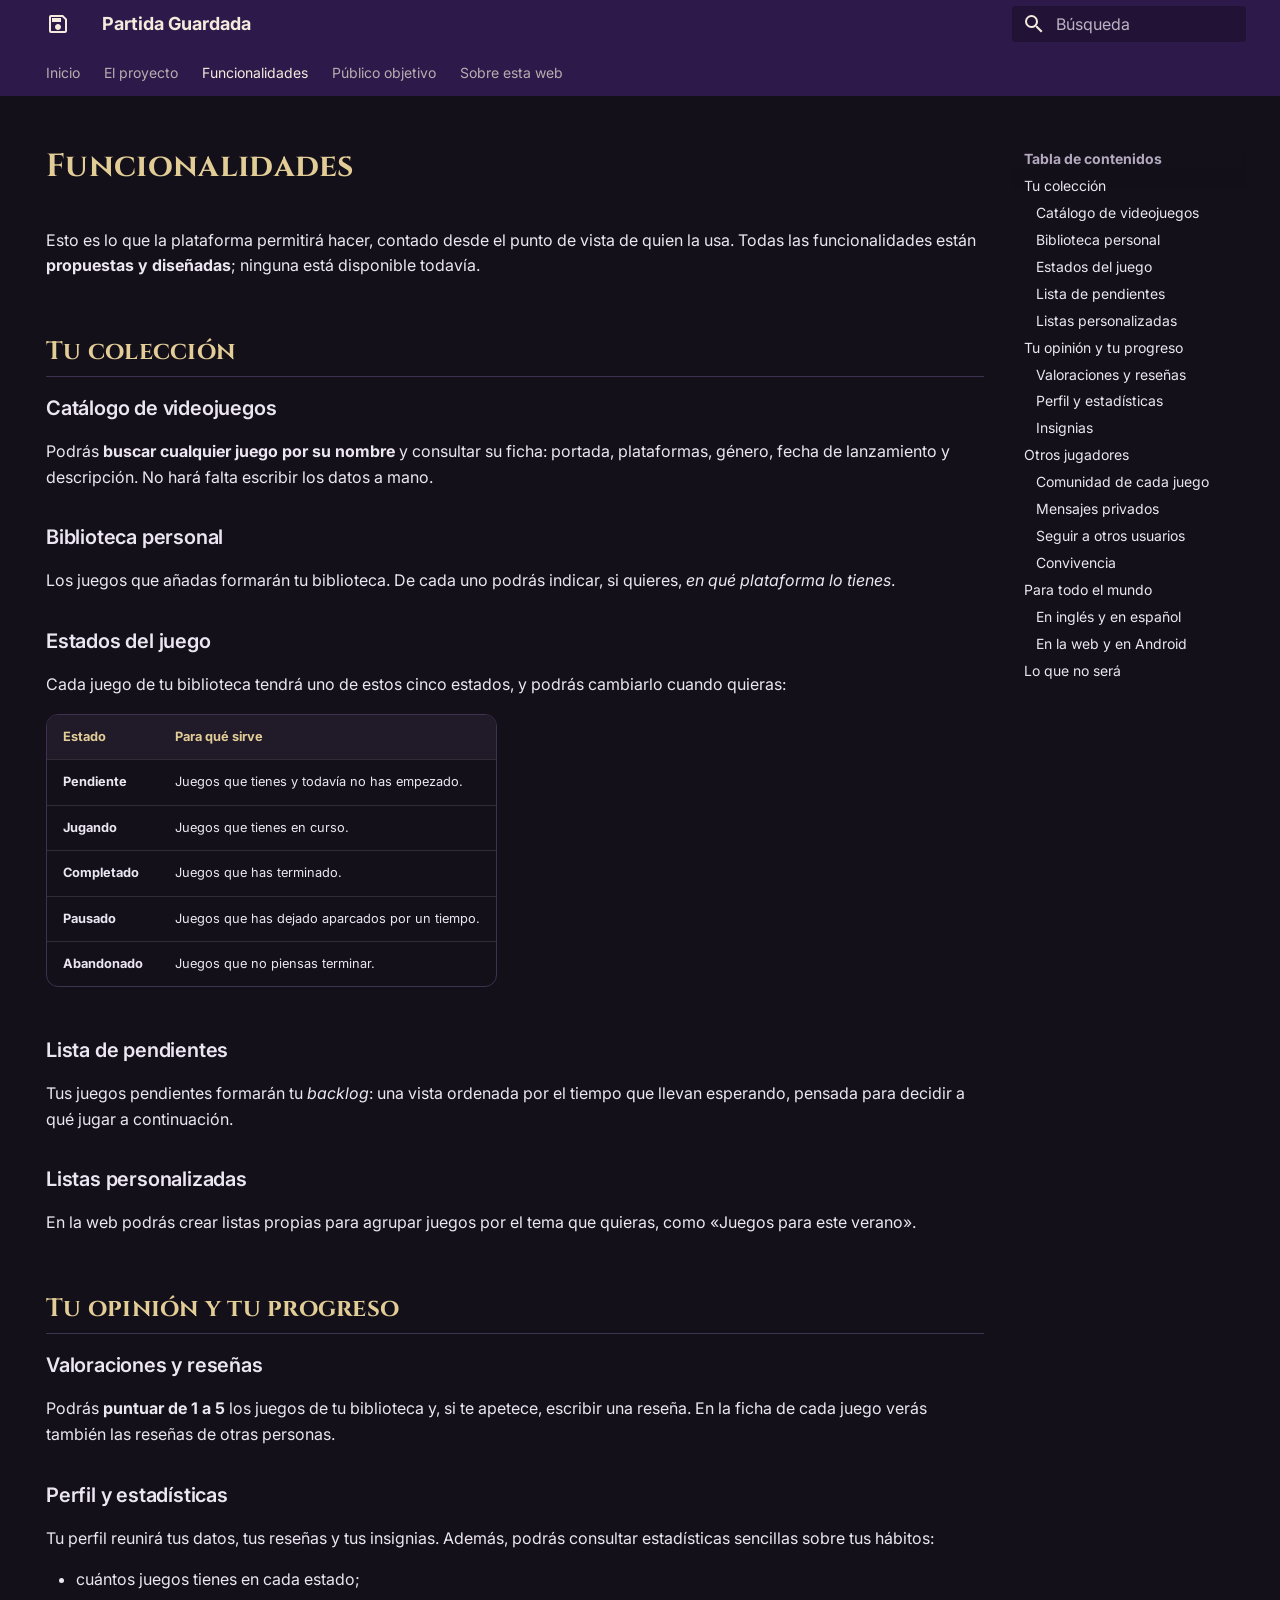
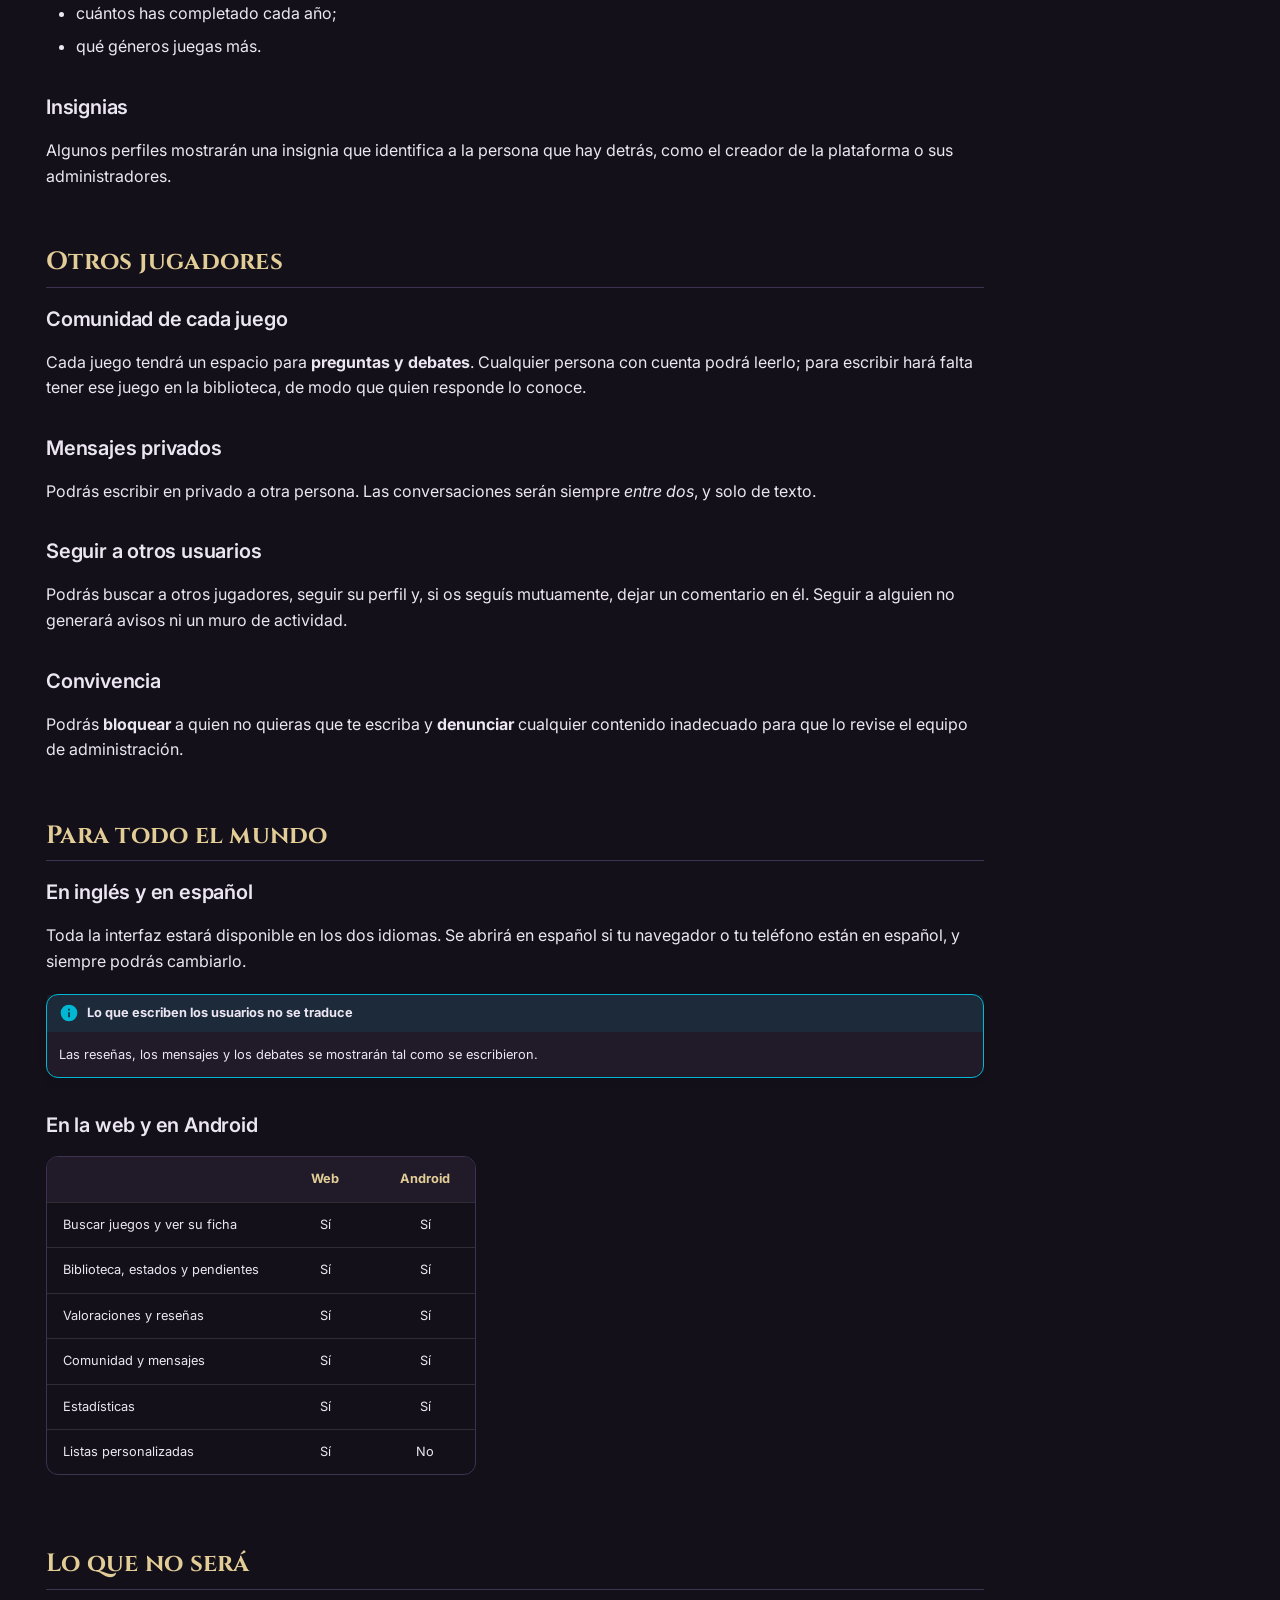
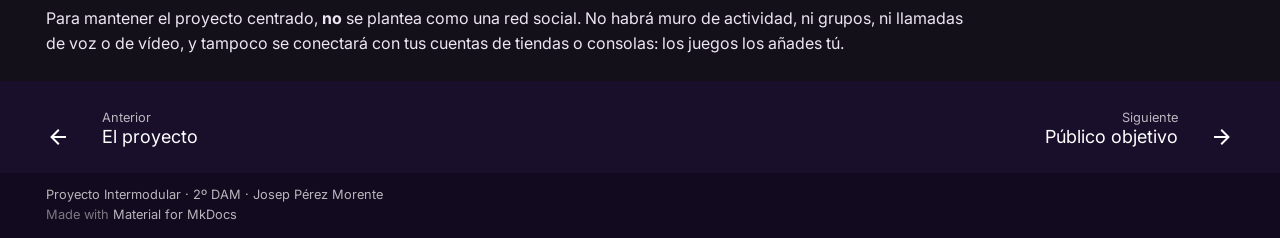
<file: funcionalidades/index.html>
<!doctype html>
<html lang="es" class="no-js">
  <head>
    
      <meta charset="utf-8">
      <meta name="viewport" content="width=device-width,initial-scale=1">
      
        <meta name="description" content="Presentación de Partida Guardada, una plataforma para organizar tu colección de videojuegos">
      
      
        <meta name="author" content="Josep Pérez Morente">
      
      
        <link rel="canonical" href="https://luciuss04.github.io/Partida_Guardada-Ejercicio1/funcionalidades/">
      
      
        <link rel="prev" href="../proyecto/">
      
      
        <link rel="next" href="../publico/">
      
      
        
      
      
      <link rel="icon" href="../assets/images/favicon.png">
      <meta name="generator" content="mkdocs-1.6.1, mkdocs-material-9.7.7">
    
    
      
        <title>Funcionalidades - Partida Guardada</title>
      
    
    
      <link rel="stylesheet" href="../assets/stylesheets/main.ec1eaa64.min.css">
      
        
        <link rel="stylesheet" href="../assets/stylesheets/palette.ab4e12ef.min.css">
      
      


    
    
      
    
    
      
        
        
        <link rel="preconnect" href="https://fonts.gstatic.com" crossorigin>
        <link rel="stylesheet" href="https://fonts.googleapis.com/css?family=Inter:300,300i,400,400i,700,700i%7CJetBrains+Mono:400,400i,700,700i&display=fallback">
        <style>:root{--md-text-font:"Inter";--md-code-font:"JetBrains Mono"}</style>
      
    
    
      <link rel="stylesheet" href="../estilos/extra.css">
    
    <script>__md_scope=new URL("..",location),__md_hash=e=>[...e].reduce(((e,_)=>(e<<5)-e+_.charCodeAt(0)),0),__md_get=(e,_=localStorage,t=__md_scope)=>JSON.parse(_.getItem(t.pathname+"."+e)),__md_set=(e,_,t=localStorage,a=__md_scope)=>{try{t.setItem(a.pathname+"."+e,JSON.stringify(_))}catch(e){}}</script>
    
      

    
    
  </head>
  
  
    
    
    
    
    
    <body dir="ltr" data-md-color-scheme="slate" data-md-color-primary="custom" data-md-color-accent="custom">
  
    
    <input class="md-toggle" data-md-toggle="drawer" type="checkbox" id="__drawer" autocomplete="off">
    <input class="md-toggle" data-md-toggle="search" type="checkbox" id="__search" autocomplete="off">
    <label class="md-overlay" for="__drawer"></label>
    <div data-md-component="skip">
      
        
        <a href="#funcionalidades" class="md-skip">
          Saltar a contenido
        </a>
      
    </div>
    <div data-md-component="announce">
      
    </div>
    
    
      

<header class="md-header" data-md-component="header">
  <nav class="md-header__inner md-grid" aria-label="Cabecera">
    <a href=".." title="Partida Guardada" class="md-header__button md-logo" aria-label="Partida Guardada" data-md-component="logo">
      
  
  <svg xmlns="http://www.w3.org/2000/svg" viewBox="0 0 24 24"><path d="M17 3H5a2 2 0 0 0-2 2v14a2 2 0 0 0 2 2h14c1.1 0 2-.9 2-2V7zm2 16H5V5h11.17L19 7.83zm-7-7c-1.66 0-3 1.34-3 3s1.34 3 3 3 3-1.34 3-3-1.34-3-3-3M6 6h9v4H6z"/></svg>

    </a>
    <label class="md-header__button md-icon" for="__drawer">
      
      <svg xmlns="http://www.w3.org/2000/svg" viewBox="0 0 24 24"><path d="M3 6h18v2H3zm0 5h18v2H3zm0 5h18v2H3z"/></svg>
    </label>
    <div class="md-header__title" data-md-component="header-title">
      <div class="md-header__ellipsis">
        <div class="md-header__topic">
          <span class="md-ellipsis">
            Partida Guardada
          </span>
        </div>
        <div class="md-header__topic" data-md-component="header-topic">
          <span class="md-ellipsis">
            
              Funcionalidades
            
          </span>
        </div>
      </div>
    </div>
    
      
    
    
    
    
      
      
        <label class="md-header__button md-icon" for="__search">
          
          <svg xmlns="http://www.w3.org/2000/svg" viewBox="0 0 24 24"><path d="M9.5 3A6.5 6.5 0 0 1 16 9.5c0 1.61-.59 3.09-1.56 4.23l.27.27h.79l5 5-1.5 1.5-5-5v-.79l-.27-.27A6.52 6.52 0 0 1 9.5 16 6.5 6.5 0 0 1 3 9.5 6.5 6.5 0 0 1 9.5 3m0 2C7 5 5 7 5 9.5S7 14 9.5 14 14 12 14 9.5 12 5 9.5 5"/></svg>
        </label>
        <div class="md-search" data-md-component="search" role="dialog">
  <label class="md-search__overlay" for="__search"></label>
  <div class="md-search__inner" role="search">
    <form class="md-search__form" name="search">
      <input type="text" class="md-search__input" name="query" aria-label="Búsqueda" placeholder="Búsqueda" autocapitalize="off" autocorrect="off" autocomplete="off" spellcheck="false" data-md-component="search-query" required>
      <label class="md-search__icon md-icon" for="__search">
        
        <svg xmlns="http://www.w3.org/2000/svg" viewBox="0 0 24 24"><path d="M9.5 3A6.5 6.5 0 0 1 16 9.5c0 1.61-.59 3.09-1.56 4.23l.27.27h.79l5 5-1.5 1.5-5-5v-.79l-.27-.27A6.52 6.52 0 0 1 9.5 16 6.5 6.5 0 0 1 3 9.5 6.5 6.5 0 0 1 9.5 3m0 2C7 5 5 7 5 9.5S7 14 9.5 14 14 12 14 9.5 12 5 9.5 5"/></svg>
        
        <svg xmlns="http://www.w3.org/2000/svg" viewBox="0 0 24 24"><path d="M20 11v2H8l5.5 5.5-1.42 1.42L4.16 12l7.92-7.92L13.5 5.5 8 11z"/></svg>
      </label>
      <nav class="md-search__options" aria-label="Buscar">
        
        <button type="reset" class="md-search__icon md-icon" title="Limpiar" aria-label="Limpiar" tabindex="-1">
          
          <svg xmlns="http://www.w3.org/2000/svg" viewBox="0 0 24 24"><path d="M19 6.41 17.59 5 12 10.59 6.41 5 5 6.41 10.59 12 5 17.59 6.41 19 12 13.41 17.59 19 19 17.59 13.41 12z"/></svg>
        </button>
      </nav>
      
        <div class="md-search__suggest" data-md-component="search-suggest"></div>
      
    </form>
    <div class="md-search__output">
      <div class="md-search__scrollwrap" tabindex="0" data-md-scrollfix>
        <div class="md-search-result" data-md-component="search-result">
          <div class="md-search-result__meta">
            Inicializando búsqueda
          </div>
          <ol class="md-search-result__list" role="presentation"></ol>
        </div>
      </div>
    </div>
  </div>
</div>
      
    
    
  </nav>
  
</header>
    
    <div class="md-container" data-md-component="container">
      
      
        
          
            
<nav class="md-tabs" aria-label="Pestañas" data-md-component="tabs">
  <div class="md-grid">
    <ul class="md-tabs__list">
      
        
  
  
  
  
    <li class="md-tabs__item">
      <a href=".." class="md-tabs__link">
        
  
  
    
  
  Inicio

      </a>
    </li>
  

      
        
  
  
  
  
    <li class="md-tabs__item">
      <a href="../proyecto/" class="md-tabs__link">
        
  
  
    
  
  El proyecto

      </a>
    </li>
  

      
        
  
  
  
    
  
  
    <li class="md-tabs__item md-tabs__item--active">
      <a href="./" class="md-tabs__link">
        
  
  
    
  
  Funcionalidades

      </a>
    </li>
  

      
        
  
  
  
  
    <li class="md-tabs__item">
      <a href="../publico/" class="md-tabs__link">
        
  
  
    
  
  Público objetivo

      </a>
    </li>
  

      
        
  
  
  
  
    <li class="md-tabs__item">
      <a href="../sobre-esta-web/" class="md-tabs__link">
        
  
  
    
  
  Sobre esta web

      </a>
    </li>
  

      
    </ul>
  </div>
</nav>
          
        
      
      <main class="md-main" data-md-component="main">
        <div class="md-main__inner md-grid">
          
            
              
                
              
              <div class="md-sidebar md-sidebar--primary" data-md-component="sidebar" data-md-type="navigation" hidden>
                <div class="md-sidebar__scrollwrap">
                  <div class="md-sidebar__inner">
                    


  


<nav class="md-nav md-nav--primary md-nav--lifted" aria-label="Navegación" data-md-level="0">
  <label class="md-nav__title" for="__drawer">
    <a href=".." title="Partida Guardada" class="md-nav__button md-logo" aria-label="Partida Guardada" data-md-component="logo">
      
  
  <svg xmlns="http://www.w3.org/2000/svg" viewBox="0 0 24 24"><path d="M17 3H5a2 2 0 0 0-2 2v14a2 2 0 0 0 2 2h14c1.1 0 2-.9 2-2V7zm2 16H5V5h11.17L19 7.83zm-7-7c-1.66 0-3 1.34-3 3s1.34 3 3 3 3-1.34 3-3-1.34-3-3-3M6 6h9v4H6z"/></svg>

    </a>
    Partida Guardada
  </label>
  
  <ul class="md-nav__list" data-md-scrollfix>
    
      
      
  
  
  
  
    <li class="md-nav__item">
      <a href=".." class="md-nav__link">
        
  
  
  <span class="md-ellipsis">
    
  
    Inicio
  

    
  </span>
  
  

      </a>
    </li>
  

    
      
      
  
  
  
  
    <li class="md-nav__item">
      <a href="../proyecto/" class="md-nav__link">
        
  
  
  <span class="md-ellipsis">
    
  
    El proyecto
  

    
  </span>
  
  

      </a>
    </li>
  

    
      
      
  
  
    
  
  
  
    <li class="md-nav__item md-nav__item--active">
      
      <input class="md-nav__toggle md-toggle" type="checkbox" id="__toc">
      
      
        
      
      
        <label class="md-nav__link md-nav__link--active" for="__toc">
          
  
  
  <span class="md-ellipsis">
    
  
    Funcionalidades
  

    
  </span>
  
  

          <span class="md-nav__icon md-icon"></span>
        </label>
      
      <a href="./" class="md-nav__link md-nav__link--active">
        
  
  
  <span class="md-ellipsis">
    
  
    Funcionalidades
  

    
  </span>
  
  

      </a>
      
        

<nav class="md-nav md-nav--secondary" aria-label="Tabla de contenidos">
  
  
  
    
  
  
    <label class="md-nav__title" for="__toc">
      <span class="md-nav__icon md-icon"></span>
      Tabla de contenidos
    </label>
    <ul class="md-nav__list" data-md-component="toc" data-md-scrollfix>
      
        <li class="md-nav__item">
  <a href="#tu-coleccion" class="md-nav__link">
    <span class="md-ellipsis">
      
        Tu colección
      
    </span>
  </a>
  
    <nav class="md-nav" aria-label="Tu colección">
      <ul class="md-nav__list">
        
          <li class="md-nav__item">
  <a href="#catalogo-de-videojuegos" class="md-nav__link">
    <span class="md-ellipsis">
      
        Catálogo de videojuegos
      
    </span>
  </a>
  
</li>
        
          <li class="md-nav__item">
  <a href="#biblioteca-personal" class="md-nav__link">
    <span class="md-ellipsis">
      
        Biblioteca personal
      
    </span>
  </a>
  
</li>
        
          <li class="md-nav__item">
  <a href="#estados-del-juego" class="md-nav__link">
    <span class="md-ellipsis">
      
        Estados del juego
      
    </span>
  </a>
  
</li>
        
          <li class="md-nav__item">
  <a href="#lista-de-pendientes" class="md-nav__link">
    <span class="md-ellipsis">
      
        Lista de pendientes
      
    </span>
  </a>
  
</li>
        
          <li class="md-nav__item">
  <a href="#listas-personalizadas" class="md-nav__link">
    <span class="md-ellipsis">
      
        Listas personalizadas
      
    </span>
  </a>
  
</li>
        
      </ul>
    </nav>
  
</li>
      
        <li class="md-nav__item">
  <a href="#tu-opinion-y-tu-progreso" class="md-nav__link">
    <span class="md-ellipsis">
      
        Tu opinión y tu progreso
      
    </span>
  </a>
  
    <nav class="md-nav" aria-label="Tu opinión y tu progreso">
      <ul class="md-nav__list">
        
          <li class="md-nav__item">
  <a href="#valoraciones-y-resenas" class="md-nav__link">
    <span class="md-ellipsis">
      
        Valoraciones y reseñas
      
    </span>
  </a>
  
</li>
        
          <li class="md-nav__item">
  <a href="#perfil-y-estadisticas" class="md-nav__link">
    <span class="md-ellipsis">
      
        Perfil y estadísticas
      
    </span>
  </a>
  
</li>
        
          <li class="md-nav__item">
  <a href="#insignias" class="md-nav__link">
    <span class="md-ellipsis">
      
        Insignias
      
    </span>
  </a>
  
</li>
        
      </ul>
    </nav>
  
</li>
      
        <li class="md-nav__item">
  <a href="#otros-jugadores" class="md-nav__link">
    <span class="md-ellipsis">
      
        Otros jugadores
      
    </span>
  </a>
  
    <nav class="md-nav" aria-label="Otros jugadores">
      <ul class="md-nav__list">
        
          <li class="md-nav__item">
  <a href="#comunidad-de-cada-juego" class="md-nav__link">
    <span class="md-ellipsis">
      
        Comunidad de cada juego
      
    </span>
  </a>
  
</li>
        
          <li class="md-nav__item">
  <a href="#mensajes-privados" class="md-nav__link">
    <span class="md-ellipsis">
      
        Mensajes privados
      
    </span>
  </a>
  
</li>
        
          <li class="md-nav__item">
  <a href="#seguir-a-otros-usuarios" class="md-nav__link">
    <span class="md-ellipsis">
      
        Seguir a otros usuarios
      
    </span>
  </a>
  
</li>
        
          <li class="md-nav__item">
  <a href="#convivencia" class="md-nav__link">
    <span class="md-ellipsis">
      
        Convivencia
      
    </span>
  </a>
  
</li>
        
      </ul>
    </nav>
  
</li>
      
        <li class="md-nav__item">
  <a href="#para-todo-el-mundo" class="md-nav__link">
    <span class="md-ellipsis">
      
        Para todo el mundo
      
    </span>
  </a>
  
    <nav class="md-nav" aria-label="Para todo el mundo">
      <ul class="md-nav__list">
        
          <li class="md-nav__item">
  <a href="#en-ingles-y-en-espanol" class="md-nav__link">
    <span class="md-ellipsis">
      
        En inglés y en español
      
    </span>
  </a>
  
</li>
        
          <li class="md-nav__item">
  <a href="#en-la-web-y-en-android" class="md-nav__link">
    <span class="md-ellipsis">
      
        En la web y en Android
      
    </span>
  </a>
  
</li>
        
      </ul>
    </nav>
  
</li>
      
        <li class="md-nav__item">
  <a href="#lo-que-no-sera" class="md-nav__link">
    <span class="md-ellipsis">
      
        Lo que no será
      
    </span>
  </a>
  
</li>
      
    </ul>
  
</nav>
      
    </li>
  

    
      
      
  
  
  
  
    <li class="md-nav__item">
      <a href="../publico/" class="md-nav__link">
        
  
  
  <span class="md-ellipsis">
    
  
    Público objetivo
  

    
  </span>
  
  

      </a>
    </li>
  

    
      
      
  
  
  
  
    <li class="md-nav__item">
      <a href="../sobre-esta-web/" class="md-nav__link">
        
  
  
  <span class="md-ellipsis">
    
  
    Sobre esta web
  

    
  </span>
  
  

      </a>
    </li>
  

    
  </ul>
</nav>
                  </div>
                </div>
              </div>
            
            
              
                
              
              <div class="md-sidebar md-sidebar--secondary" data-md-component="sidebar" data-md-type="toc" >
                <div class="md-sidebar__scrollwrap">
                  <div class="md-sidebar__inner">
                    

<nav class="md-nav md-nav--secondary" aria-label="Tabla de contenidos">
  
  
  
    
  
  
    <label class="md-nav__title" for="__toc">
      <span class="md-nav__icon md-icon"></span>
      Tabla de contenidos
    </label>
    <ul class="md-nav__list" data-md-component="toc" data-md-scrollfix>
      
        <li class="md-nav__item">
  <a href="#tu-coleccion" class="md-nav__link">
    <span class="md-ellipsis">
      
        Tu colección
      
    </span>
  </a>
  
    <nav class="md-nav" aria-label="Tu colección">
      <ul class="md-nav__list">
        
          <li class="md-nav__item">
  <a href="#catalogo-de-videojuegos" class="md-nav__link">
    <span class="md-ellipsis">
      
        Catálogo de videojuegos
      
    </span>
  </a>
  
</li>
        
          <li class="md-nav__item">
  <a href="#biblioteca-personal" class="md-nav__link">
    <span class="md-ellipsis">
      
        Biblioteca personal
      
    </span>
  </a>
  
</li>
        
          <li class="md-nav__item">
  <a href="#estados-del-juego" class="md-nav__link">
    <span class="md-ellipsis">
      
        Estados del juego
      
    </span>
  </a>
  
</li>
        
          <li class="md-nav__item">
  <a href="#lista-de-pendientes" class="md-nav__link">
    <span class="md-ellipsis">
      
        Lista de pendientes
      
    </span>
  </a>
  
</li>
        
          <li class="md-nav__item">
  <a href="#listas-personalizadas" class="md-nav__link">
    <span class="md-ellipsis">
      
        Listas personalizadas
      
    </span>
  </a>
  
</li>
        
      </ul>
    </nav>
  
</li>
      
        <li class="md-nav__item">
  <a href="#tu-opinion-y-tu-progreso" class="md-nav__link">
    <span class="md-ellipsis">
      
        Tu opinión y tu progreso
      
    </span>
  </a>
  
    <nav class="md-nav" aria-label="Tu opinión y tu progreso">
      <ul class="md-nav__list">
        
          <li class="md-nav__item">
  <a href="#valoraciones-y-resenas" class="md-nav__link">
    <span class="md-ellipsis">
      
        Valoraciones y reseñas
      
    </span>
  </a>
  
</li>
        
          <li class="md-nav__item">
  <a href="#perfil-y-estadisticas" class="md-nav__link">
    <span class="md-ellipsis">
      
        Perfil y estadísticas
      
    </span>
  </a>
  
</li>
        
          <li class="md-nav__item">
  <a href="#insignias" class="md-nav__link">
    <span class="md-ellipsis">
      
        Insignias
      
    </span>
  </a>
  
</li>
        
      </ul>
    </nav>
  
</li>
      
        <li class="md-nav__item">
  <a href="#otros-jugadores" class="md-nav__link">
    <span class="md-ellipsis">
      
        Otros jugadores
      
    </span>
  </a>
  
    <nav class="md-nav" aria-label="Otros jugadores">
      <ul class="md-nav__list">
        
          <li class="md-nav__item">
  <a href="#comunidad-de-cada-juego" class="md-nav__link">
    <span class="md-ellipsis">
      
        Comunidad de cada juego
      
    </span>
  </a>
  
</li>
        
          <li class="md-nav__item">
  <a href="#mensajes-privados" class="md-nav__link">
    <span class="md-ellipsis">
      
        Mensajes privados
      
    </span>
  </a>
  
</li>
        
          <li class="md-nav__item">
  <a href="#seguir-a-otros-usuarios" class="md-nav__link">
    <span class="md-ellipsis">
      
        Seguir a otros usuarios
      
    </span>
  </a>
  
</li>
        
          <li class="md-nav__item">
  <a href="#convivencia" class="md-nav__link">
    <span class="md-ellipsis">
      
        Convivencia
      
    </span>
  </a>
  
</li>
        
      </ul>
    </nav>
  
</li>
      
        <li class="md-nav__item">
  <a href="#para-todo-el-mundo" class="md-nav__link">
    <span class="md-ellipsis">
      
        Para todo el mundo
      
    </span>
  </a>
  
    <nav class="md-nav" aria-label="Para todo el mundo">
      <ul class="md-nav__list">
        
          <li class="md-nav__item">
  <a href="#en-ingles-y-en-espanol" class="md-nav__link">
    <span class="md-ellipsis">
      
        En inglés y en español
      
    </span>
  </a>
  
</li>
        
          <li class="md-nav__item">
  <a href="#en-la-web-y-en-android" class="md-nav__link">
    <span class="md-ellipsis">
      
        En la web y en Android
      
    </span>
  </a>
  
</li>
        
      </ul>
    </nav>
  
</li>
      
        <li class="md-nav__item">
  <a href="#lo-que-no-sera" class="md-nav__link">
    <span class="md-ellipsis">
      
        Lo que no será
      
    </span>
  </a>
  
</li>
      
    </ul>
  
</nav>
                  </div>
                </div>
              </div>
            
          
          
            <div class="md-content" data-md-component="content">
              
              <article class="md-content__inner md-typeset">
                
                  
  




<h1 id="funcionalidades">Funcionalidades<a class="headerlink" href="#funcionalidades" title="Permanent link">&para;</a></h1>
<p>Esto es lo que la plataforma permitirá hacer, contado desde el punto de vista de quien la usa. Todas las funcionalidades están <strong>propuestas y diseñadas</strong>; ninguna está disponible todavía.</p>
<h2 id="tu-coleccion">Tu colección<a class="headerlink" href="#tu-coleccion" title="Permanent link">&para;</a></h2>
<h3 id="catalogo-de-videojuegos">Catálogo de videojuegos<a class="headerlink" href="#catalogo-de-videojuegos" title="Permanent link">&para;</a></h3>
<p>Podrás <strong>buscar cualquier juego por su nombre</strong> y consultar su ficha: portada, plataformas, género, fecha de lanzamiento y descripción. No hará falta escribir los datos a mano.</p>
<h3 id="biblioteca-personal">Biblioteca personal<a class="headerlink" href="#biblioteca-personal" title="Permanent link">&para;</a></h3>
<p>Los juegos que añadas formarán tu biblioteca. De cada uno podrás indicar, si quieres, <em>en qué plataforma lo tienes</em>.</p>
<h3 id="estados-del-juego">Estados del juego<a class="headerlink" href="#estados-del-juego" title="Permanent link">&para;</a></h3>
<p>Cada juego de tu biblioteca tendrá uno de estos cinco estados, y podrás cambiarlo cuando quieras:</p>
<table>
<thead>
<tr>
<th>Estado</th>
<th>Para qué sirve</th>
</tr>
</thead>
<tbody>
<tr>
<td><strong>Pendiente</strong></td>
<td>Juegos que tienes y todavía no has empezado.</td>
</tr>
<tr>
<td><strong>Jugando</strong></td>
<td>Juegos que tienes en curso.</td>
</tr>
<tr>
<td><strong>Completado</strong></td>
<td>Juegos que has terminado.</td>
</tr>
<tr>
<td><strong>Pausado</strong></td>
<td>Juegos que has dejado aparcados por un tiempo.</td>
</tr>
<tr>
<td><strong>Abandonado</strong></td>
<td>Juegos que no piensas terminar.</td>
</tr>
</tbody>
</table>
<h3 id="lista-de-pendientes">Lista de pendientes<a class="headerlink" href="#lista-de-pendientes" title="Permanent link">&para;</a></h3>
<p>Tus juegos pendientes formarán tu <em>backlog</em>: una vista ordenada por el tiempo que llevan esperando, pensada para decidir a qué jugar a continuación.</p>
<h3 id="listas-personalizadas">Listas personalizadas<a class="headerlink" href="#listas-personalizadas" title="Permanent link">&para;</a></h3>
<p>En la web podrás crear listas propias para agrupar juegos por el tema que quieras, como «Juegos para este verano».</p>
<h2 id="tu-opinion-y-tu-progreso">Tu opinión y tu progreso<a class="headerlink" href="#tu-opinion-y-tu-progreso" title="Permanent link">&para;</a></h2>
<h3 id="valoraciones-y-resenas">Valoraciones y reseñas<a class="headerlink" href="#valoraciones-y-resenas" title="Permanent link">&para;</a></h3>
<p>Podrás <strong>puntuar de 1 a 5</strong> los juegos de tu biblioteca y, si te apetece, escribir una reseña. En la ficha de cada juego verás también las reseñas de otras personas.</p>
<h3 id="perfil-y-estadisticas">Perfil y estadísticas<a class="headerlink" href="#perfil-y-estadisticas" title="Permanent link">&para;</a></h3>
<p>Tu perfil reunirá tus datos, tus reseñas y tus insignias. Además, podrás consultar estadísticas sencillas sobre tus hábitos:</p>
<ul>
<li>cuántos juegos tienes en cada estado;</li>
<li>cuántos has completado cada año;</li>
<li>qué géneros juegas más.</li>
</ul>
<h3 id="insignias">Insignias<a class="headerlink" href="#insignias" title="Permanent link">&para;</a></h3>
<p>Algunos perfiles mostrarán una insignia que identifica a la persona que hay detrás, como el creador de la plataforma o sus administradores.</p>
<h2 id="otros-jugadores">Otros jugadores<a class="headerlink" href="#otros-jugadores" title="Permanent link">&para;</a></h2>
<h3 id="comunidad-de-cada-juego">Comunidad de cada juego<a class="headerlink" href="#comunidad-de-cada-juego" title="Permanent link">&para;</a></h3>
<p>Cada juego tendrá un espacio para <strong>preguntas y debates</strong>. Cualquier persona con cuenta podrá leerlo; para escribir hará falta tener ese juego en la biblioteca, de modo que quien responde lo conoce.</p>
<h3 id="mensajes-privados">Mensajes privados<a class="headerlink" href="#mensajes-privados" title="Permanent link">&para;</a></h3>
<p>Podrás escribir en privado a otra persona. Las conversaciones serán siempre <em>entre dos</em>, y solo de texto.</p>
<h3 id="seguir-a-otros-usuarios">Seguir a otros usuarios<a class="headerlink" href="#seguir-a-otros-usuarios" title="Permanent link">&para;</a></h3>
<p>Podrás buscar a otros jugadores, seguir su perfil y, si os seguís mutuamente, dejar un comentario en él. Seguir a alguien no generará avisos ni un muro de actividad.</p>
<h3 id="convivencia">Convivencia<a class="headerlink" href="#convivencia" title="Permanent link">&para;</a></h3>
<p>Podrás <strong>bloquear</strong> a quien no quieras que te escriba y <strong>denunciar</strong> cualquier contenido inadecuado para que lo revise el equipo de administración.</p>
<h2 id="para-todo-el-mundo">Para todo el mundo<a class="headerlink" href="#para-todo-el-mundo" title="Permanent link">&para;</a></h2>
<h3 id="en-ingles-y-en-espanol">En inglés y en español<a class="headerlink" href="#en-ingles-y-en-espanol" title="Permanent link">&para;</a></h3>
<p>Toda la interfaz estará disponible en los dos idiomas. Se abrirá en español si tu navegador o tu teléfono están en español, y siempre podrás cambiarlo.</p>
<div class="admonition info">
<p class="admonition-title">Lo que escriben los usuarios no se traduce</p>
<p>Las reseñas, los mensajes y los debates se mostrarán tal como se escribieron.</p>
</div>
<h3 id="en-la-web-y-en-android">En la web y en Android<a class="headerlink" href="#en-la-web-y-en-android" title="Permanent link">&para;</a></h3>
<table>
<thead>
<tr>
<th></th>
<th style="text-align: center;">Web</th>
<th style="text-align: center;">Android</th>
</tr>
</thead>
<tbody>
<tr>
<td>Buscar juegos y ver su ficha</td>
<td style="text-align: center;">Sí</td>
<td style="text-align: center;">Sí</td>
</tr>
<tr>
<td>Biblioteca, estados y pendientes</td>
<td style="text-align: center;">Sí</td>
<td style="text-align: center;">Sí</td>
</tr>
<tr>
<td>Valoraciones y reseñas</td>
<td style="text-align: center;">Sí</td>
<td style="text-align: center;">Sí</td>
</tr>
<tr>
<td>Comunidad y mensajes</td>
<td style="text-align: center;">Sí</td>
<td style="text-align: center;">Sí</td>
</tr>
<tr>
<td>Estadísticas</td>
<td style="text-align: center;">Sí</td>
<td style="text-align: center;">Sí</td>
</tr>
<tr>
<td>Listas personalizadas</td>
<td style="text-align: center;">Sí</td>
<td style="text-align: center;">No</td>
</tr>
</tbody>
</table>
<h2 id="lo-que-no-sera">Lo que no será<a class="headerlink" href="#lo-que-no-sera" title="Permanent link">&para;</a></h2>
<p>Para mantener el proyecto centrado, <strong>no</strong> se plantea como una red social. No habrá muro de actividad, ni grupos, ni llamadas de voz o de vídeo, y tampoco se conectará con tus cuentas de tiendas o consolas: los juegos los añades tú.</p>







  
  




  



                
              </article>
            </div>
          
          
<script>var target=document.getElementById(location.hash.slice(1));target&&target.name&&(target.checked=target.name.startsWith("__tabbed_"))</script>
        </div>
        
          <button type="button" class="md-top md-icon" data-md-component="top" hidden>
  
  <svg xmlns="http://www.w3.org/2000/svg" viewBox="0 0 24 24"><path d="M13 20h-2V8l-5.5 5.5-1.42-1.42L12 4.16l7.92 7.92-1.42 1.42L13 8z"/></svg>
  Volver al principio
</button>
        
      </main>
      
        <footer class="md-footer">
  
    
      
        
      
      <nav class="md-footer__inner md-grid" aria-label="Pie" >
        
          
          <a href="../proyecto/" class="md-footer__link md-footer__link--prev" aria-label="Anterior: El proyecto">
            <div class="md-footer__button md-icon">
              
              <svg xmlns="http://www.w3.org/2000/svg" viewBox="0 0 24 24"><path d="M20 11v2H8l5.5 5.5-1.42 1.42L4.16 12l7.92-7.92L13.5 5.5 8 11z"/></svg>
            </div>
            <div class="md-footer__title">
              <span class="md-footer__direction">
                Anterior
              </span>
              <div class="md-ellipsis">
                El proyecto
              </div>
            </div>
          </a>
        
        
          
          <a href="../publico/" class="md-footer__link md-footer__link--next" aria-label="Siguiente: Público objetivo">
            <div class="md-footer__title">
              <span class="md-footer__direction">
                Siguiente
              </span>
              <div class="md-ellipsis">
                Público objetivo
              </div>
            </div>
            <div class="md-footer__button md-icon">
              
              <svg xmlns="http://www.w3.org/2000/svg" viewBox="0 0 24 24"><path d="M4 11v2h12l-5.5 5.5 1.42 1.42L19.84 12l-7.92-7.92L10.5 5.5 16 11z"/></svg>
            </div>
          </a>
        
      </nav>
    
  
  <div class="md-footer-meta md-typeset">
    <div class="md-footer-meta__inner md-grid">
      <div class="md-copyright">
  
    <div class="md-copyright__highlight">
      Proyecto Intermodular · 2º DAM · Josep Pérez Morente
    </div>
  
  
    Made with
    <a href="https://squidfunk.github.io/mkdocs-material/" target="_blank" rel="noopener">
      Material for MkDocs
    </a>
  
</div>
      
    </div>
  </div>
</footer>
      
    </div>
    <div class="md-dialog" data-md-component="dialog">
      <div class="md-dialog__inner md-typeset"></div>
    </div>
    
    
    
      
      
      <script id="__config" type="application/json">{"annotate": null, "base": "..", "features": ["navigation.tabs", "navigation.top", "navigation.footer", "toc.follow", "search.suggest", "search.highlight", "content.code.copy"], "search": "../assets/javascripts/workers/search.2c215733.min.js", "tags": null, "translations": {"clipboard.copied": "Copiado al portapapeles", "clipboard.copy": "Copiar al portapapeles", "search.result.more.one": "1 m\u00e1s en esta p\u00e1gina", "search.result.more.other": "# m\u00e1s en esta p\u00e1gina", "search.result.none": "No se encontraron documentos", "search.result.one": "1 documento encontrado", "search.result.other": "# documentos encontrados", "search.result.placeholder": "Teclee para comenzar b\u00fasqueda", "search.result.term.missing": "Falta", "select.version": "Seleccionar versi\u00f3n"}, "version": null}</script>
    
    
      <script src="../assets/javascripts/bundle.d7400e89.min.js"></script>
      
    
  </body>
</html>
</file>
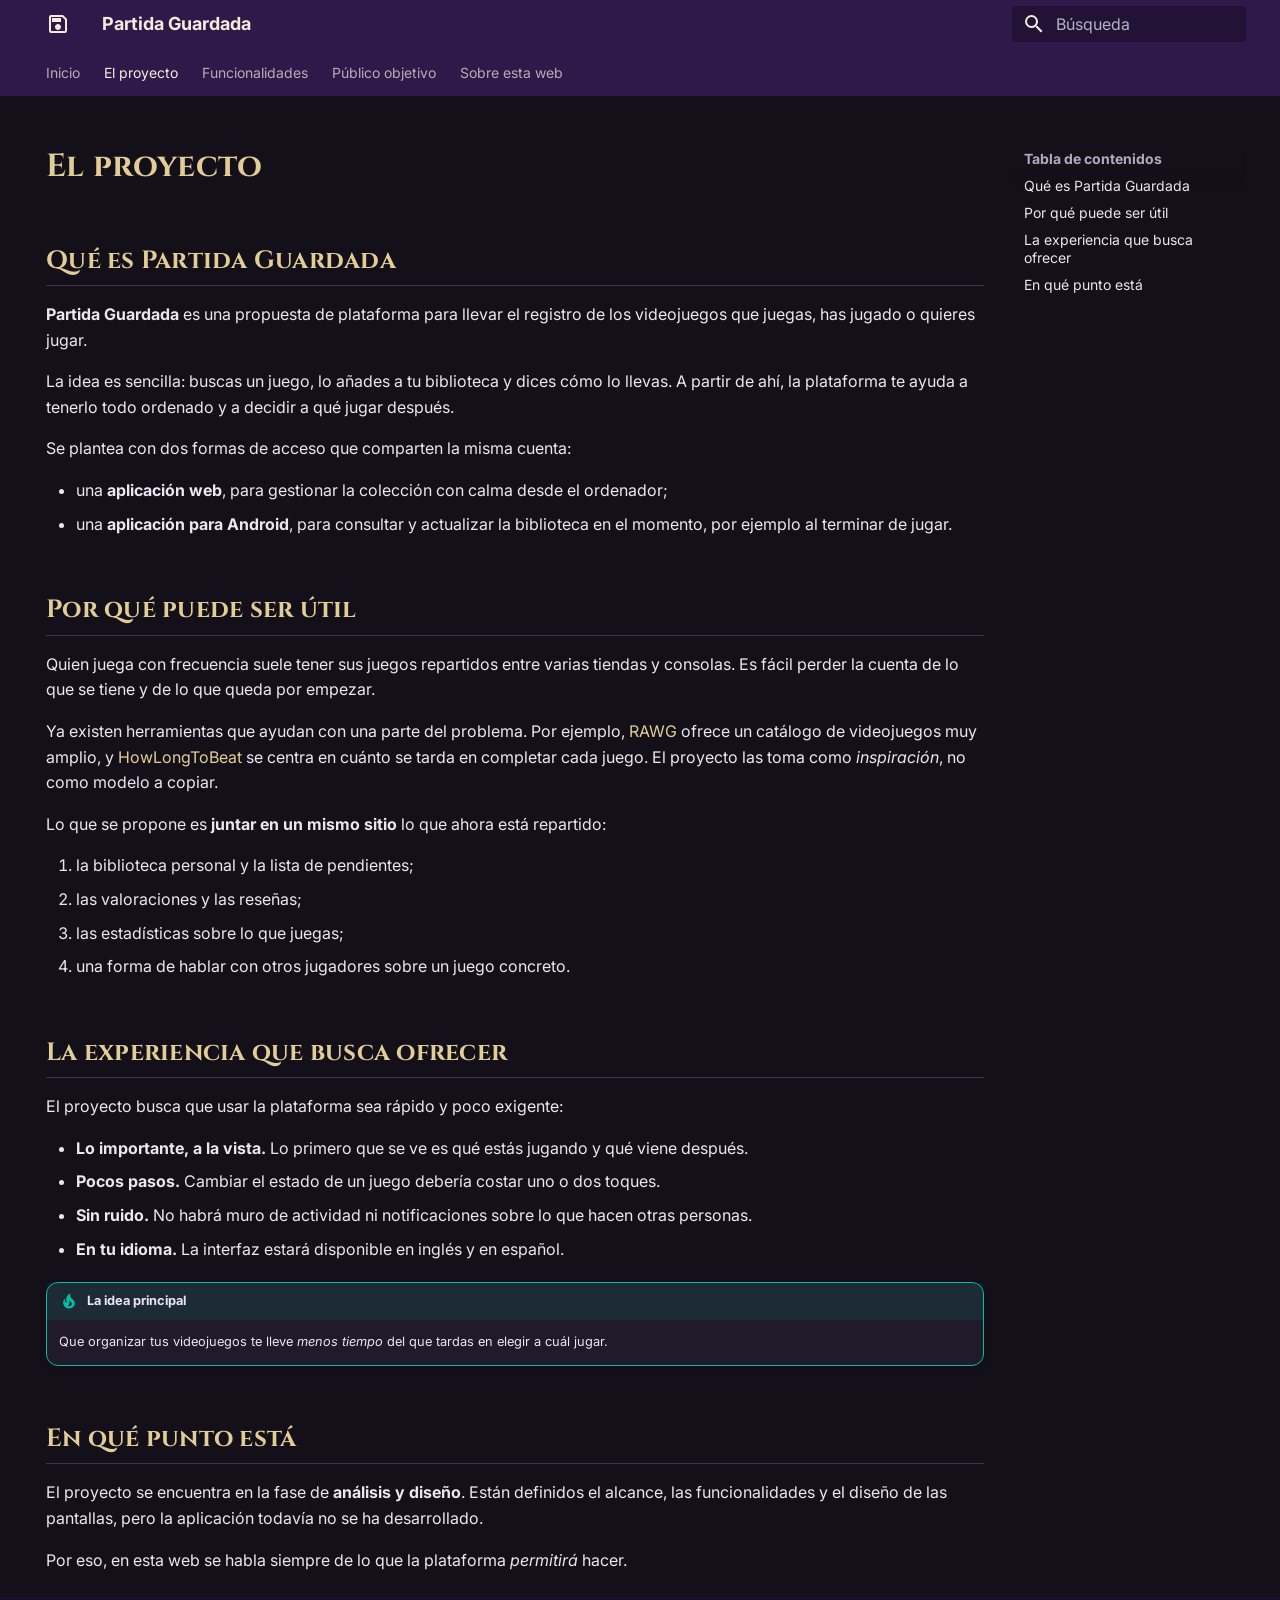
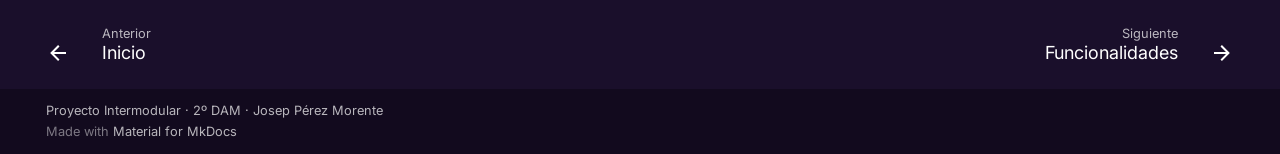
<file: proyecto/index.html>
<!doctype html>
<html lang="es" class="no-js">
  <head>
    
      <meta charset="utf-8">
      <meta name="viewport" content="width=device-width,initial-scale=1">
      
        <meta name="description" content="Presentación de Partida Guardada, una plataforma para organizar tu colección de videojuegos">
      
      
        <meta name="author" content="Josep Pérez Morente">
      
      
        <link rel="canonical" href="https://luciuss04.github.io/Partida_Guardada-Ejercicio1/proyecto/">
      
      
        <link rel="prev" href="..">
      
      
        <link rel="next" href="../funcionalidades/">
      
      
        
      
      
      <link rel="icon" href="../assets/images/favicon.png">
      <meta name="generator" content="mkdocs-1.6.1, mkdocs-material-9.7.7">
    
    
      
        <title>El proyecto - Partida Guardada</title>
      
    
    
      <link rel="stylesheet" href="../assets/stylesheets/main.ec1eaa64.min.css">
      
        
        <link rel="stylesheet" href="../assets/stylesheets/palette.ab4e12ef.min.css">
      
      


    
    
      
    
    
      
        
        
        <link rel="preconnect" href="https://fonts.gstatic.com" crossorigin>
        <link rel="stylesheet" href="https://fonts.googleapis.com/css?family=Inter:300,300i,400,400i,700,700i%7CJetBrains+Mono:400,400i,700,700i&display=fallback">
        <style>:root{--md-text-font:"Inter";--md-code-font:"JetBrains Mono"}</style>
      
    
    
      <link rel="stylesheet" href="../estilos/extra.css">
    
    <script>__md_scope=new URL("..",location),__md_hash=e=>[...e].reduce(((e,_)=>(e<<5)-e+_.charCodeAt(0)),0),__md_get=(e,_=localStorage,t=__md_scope)=>JSON.parse(_.getItem(t.pathname+"."+e)),__md_set=(e,_,t=localStorage,a=__md_scope)=>{try{t.setItem(a.pathname+"."+e,JSON.stringify(_))}catch(e){}}</script>
    
      

    
    
  </head>
  
  
    
    
    
    
    
    <body dir="ltr" data-md-color-scheme="slate" data-md-color-primary="custom" data-md-color-accent="custom">
  
    
    <input class="md-toggle" data-md-toggle="drawer" type="checkbox" id="__drawer" autocomplete="off">
    <input class="md-toggle" data-md-toggle="search" type="checkbox" id="__search" autocomplete="off">
    <label class="md-overlay" for="__drawer"></label>
    <div data-md-component="skip">
      
        
        <a href="#el-proyecto" class="md-skip">
          Saltar a contenido
        </a>
      
    </div>
    <div data-md-component="announce">
      
    </div>
    
    
      

<header class="md-header" data-md-component="header">
  <nav class="md-header__inner md-grid" aria-label="Cabecera">
    <a href=".." title="Partida Guardada" class="md-header__button md-logo" aria-label="Partida Guardada" data-md-component="logo">
      
  
  <svg xmlns="http://www.w3.org/2000/svg" viewBox="0 0 24 24"><path d="M17 3H5a2 2 0 0 0-2 2v14a2 2 0 0 0 2 2h14c1.1 0 2-.9 2-2V7zm2 16H5V5h11.17L19 7.83zm-7-7c-1.66 0-3 1.34-3 3s1.34 3 3 3 3-1.34 3-3-1.34-3-3-3M6 6h9v4H6z"/></svg>

    </a>
    <label class="md-header__button md-icon" for="__drawer">
      
      <svg xmlns="http://www.w3.org/2000/svg" viewBox="0 0 24 24"><path d="M3 6h18v2H3zm0 5h18v2H3zm0 5h18v2H3z"/></svg>
    </label>
    <div class="md-header__title" data-md-component="header-title">
      <div class="md-header__ellipsis">
        <div class="md-header__topic">
          <span class="md-ellipsis">
            Partida Guardada
          </span>
        </div>
        <div class="md-header__topic" data-md-component="header-topic">
          <span class="md-ellipsis">
            
              El proyecto
            
          </span>
        </div>
      </div>
    </div>
    
      
    
    
    
    
      
      
        <label class="md-header__button md-icon" for="__search">
          
          <svg xmlns="http://www.w3.org/2000/svg" viewBox="0 0 24 24"><path d="M9.5 3A6.5 6.5 0 0 1 16 9.5c0 1.61-.59 3.09-1.56 4.23l.27.27h.79l5 5-1.5 1.5-5-5v-.79l-.27-.27A6.52 6.52 0 0 1 9.5 16 6.5 6.5 0 0 1 3 9.5 6.5 6.5 0 0 1 9.5 3m0 2C7 5 5 7 5 9.5S7 14 9.5 14 14 12 14 9.5 12 5 9.5 5"/></svg>
        </label>
        <div class="md-search" data-md-component="search" role="dialog">
  <label class="md-search__overlay" for="__search"></label>
  <div class="md-search__inner" role="search">
    <form class="md-search__form" name="search">
      <input type="text" class="md-search__input" name="query" aria-label="Búsqueda" placeholder="Búsqueda" autocapitalize="off" autocorrect="off" autocomplete="off" spellcheck="false" data-md-component="search-query" required>
      <label class="md-search__icon md-icon" for="__search">
        
        <svg xmlns="http://www.w3.org/2000/svg" viewBox="0 0 24 24"><path d="M9.5 3A6.5 6.5 0 0 1 16 9.5c0 1.61-.59 3.09-1.56 4.23l.27.27h.79l5 5-1.5 1.5-5-5v-.79l-.27-.27A6.52 6.52 0 0 1 9.5 16 6.5 6.5 0 0 1 3 9.5 6.5 6.5 0 0 1 9.5 3m0 2C7 5 5 7 5 9.5S7 14 9.5 14 14 12 14 9.5 12 5 9.5 5"/></svg>
        
        <svg xmlns="http://www.w3.org/2000/svg" viewBox="0 0 24 24"><path d="M20 11v2H8l5.5 5.5-1.42 1.42L4.16 12l7.92-7.92L13.5 5.5 8 11z"/></svg>
      </label>
      <nav class="md-search__options" aria-label="Buscar">
        
        <button type="reset" class="md-search__icon md-icon" title="Limpiar" aria-label="Limpiar" tabindex="-1">
          
          <svg xmlns="http://www.w3.org/2000/svg" viewBox="0 0 24 24"><path d="M19 6.41 17.59 5 12 10.59 6.41 5 5 6.41 10.59 12 5 17.59 6.41 19 12 13.41 17.59 19 19 17.59 13.41 12z"/></svg>
        </button>
      </nav>
      
        <div class="md-search__suggest" data-md-component="search-suggest"></div>
      
    </form>
    <div class="md-search__output">
      <div class="md-search__scrollwrap" tabindex="0" data-md-scrollfix>
        <div class="md-search-result" data-md-component="search-result">
          <div class="md-search-result__meta">
            Inicializando búsqueda
          </div>
          <ol class="md-search-result__list" role="presentation"></ol>
        </div>
      </div>
    </div>
  </div>
</div>
      
    
    
  </nav>
  
</header>
    
    <div class="md-container" data-md-component="container">
      
      
        
          
            
<nav class="md-tabs" aria-label="Pestañas" data-md-component="tabs">
  <div class="md-grid">
    <ul class="md-tabs__list">
      
        
  
  
  
  
    <li class="md-tabs__item">
      <a href=".." class="md-tabs__link">
        
  
  
    
  
  Inicio

      </a>
    </li>
  

      
        
  
  
  
    
  
  
    <li class="md-tabs__item md-tabs__item--active">
      <a href="./" class="md-tabs__link">
        
  
  
    
  
  El proyecto

      </a>
    </li>
  

      
        
  
  
  
  
    <li class="md-tabs__item">
      <a href="../funcionalidades/" class="md-tabs__link">
        
  
  
    
  
  Funcionalidades

      </a>
    </li>
  

      
        
  
  
  
  
    <li class="md-tabs__item">
      <a href="../publico/" class="md-tabs__link">
        
  
  
    
  
  Público objetivo

      </a>
    </li>
  

      
        
  
  
  
  
    <li class="md-tabs__item">
      <a href="../sobre-esta-web/" class="md-tabs__link">
        
  
  
    
  
  Sobre esta web

      </a>
    </li>
  

      
    </ul>
  </div>
</nav>
          
        
      
      <main class="md-main" data-md-component="main">
        <div class="md-main__inner md-grid">
          
            
              
                
              
              <div class="md-sidebar md-sidebar--primary" data-md-component="sidebar" data-md-type="navigation" hidden>
                <div class="md-sidebar__scrollwrap">
                  <div class="md-sidebar__inner">
                    


  


<nav class="md-nav md-nav--primary md-nav--lifted" aria-label="Navegación" data-md-level="0">
  <label class="md-nav__title" for="__drawer">
    <a href=".." title="Partida Guardada" class="md-nav__button md-logo" aria-label="Partida Guardada" data-md-component="logo">
      
  
  <svg xmlns="http://www.w3.org/2000/svg" viewBox="0 0 24 24"><path d="M17 3H5a2 2 0 0 0-2 2v14a2 2 0 0 0 2 2h14c1.1 0 2-.9 2-2V7zm2 16H5V5h11.17L19 7.83zm-7-7c-1.66 0-3 1.34-3 3s1.34 3 3 3 3-1.34 3-3-1.34-3-3-3M6 6h9v4H6z"/></svg>

    </a>
    Partida Guardada
  </label>
  
  <ul class="md-nav__list" data-md-scrollfix>
    
      
      
  
  
  
  
    <li class="md-nav__item">
      <a href=".." class="md-nav__link">
        
  
  
  <span class="md-ellipsis">
    
  
    Inicio
  

    
  </span>
  
  

      </a>
    </li>
  

    
      
      
  
  
    
  
  
  
    <li class="md-nav__item md-nav__item--active">
      
      <input class="md-nav__toggle md-toggle" type="checkbox" id="__toc">
      
      
        
      
      
        <label class="md-nav__link md-nav__link--active" for="__toc">
          
  
  
  <span class="md-ellipsis">
    
  
    El proyecto
  

    
  </span>
  
  

          <span class="md-nav__icon md-icon"></span>
        </label>
      
      <a href="./" class="md-nav__link md-nav__link--active">
        
  
  
  <span class="md-ellipsis">
    
  
    El proyecto
  

    
  </span>
  
  

      </a>
      
        

<nav class="md-nav md-nav--secondary" aria-label="Tabla de contenidos">
  
  
  
    
  
  
    <label class="md-nav__title" for="__toc">
      <span class="md-nav__icon md-icon"></span>
      Tabla de contenidos
    </label>
    <ul class="md-nav__list" data-md-component="toc" data-md-scrollfix>
      
        <li class="md-nav__item">
  <a href="#que-es-partida-guardada" class="md-nav__link">
    <span class="md-ellipsis">
      
        Qué es Partida Guardada
      
    </span>
  </a>
  
</li>
      
        <li class="md-nav__item">
  <a href="#por-que-puede-ser-util" class="md-nav__link">
    <span class="md-ellipsis">
      
        Por qué puede ser útil
      
    </span>
  </a>
  
</li>
      
        <li class="md-nav__item">
  <a href="#la-experiencia-que-busca-ofrecer" class="md-nav__link">
    <span class="md-ellipsis">
      
        La experiencia que busca ofrecer
      
    </span>
  </a>
  
</li>
      
        <li class="md-nav__item">
  <a href="#en-que-punto-esta" class="md-nav__link">
    <span class="md-ellipsis">
      
        En qué punto está
      
    </span>
  </a>
  
</li>
      
    </ul>
  
</nav>
      
    </li>
  

    
      
      
  
  
  
  
    <li class="md-nav__item">
      <a href="../funcionalidades/" class="md-nav__link">
        
  
  
  <span class="md-ellipsis">
    
  
    Funcionalidades
  

    
  </span>
  
  

      </a>
    </li>
  

    
      
      
  
  
  
  
    <li class="md-nav__item">
      <a href="../publico/" class="md-nav__link">
        
  
  
  <span class="md-ellipsis">
    
  
    Público objetivo
  

    
  </span>
  
  

      </a>
    </li>
  

    
      
      
  
  
  
  
    <li class="md-nav__item">
      <a href="../sobre-esta-web/" class="md-nav__link">
        
  
  
  <span class="md-ellipsis">
    
  
    Sobre esta web
  

    
  </span>
  
  

      </a>
    </li>
  

    
  </ul>
</nav>
                  </div>
                </div>
              </div>
            
            
              
                
              
              <div class="md-sidebar md-sidebar--secondary" data-md-component="sidebar" data-md-type="toc" >
                <div class="md-sidebar__scrollwrap">
                  <div class="md-sidebar__inner">
                    

<nav class="md-nav md-nav--secondary" aria-label="Tabla de contenidos">
  
  
  
    
  
  
    <label class="md-nav__title" for="__toc">
      <span class="md-nav__icon md-icon"></span>
      Tabla de contenidos
    </label>
    <ul class="md-nav__list" data-md-component="toc" data-md-scrollfix>
      
        <li class="md-nav__item">
  <a href="#que-es-partida-guardada" class="md-nav__link">
    <span class="md-ellipsis">
      
        Qué es Partida Guardada
      
    </span>
  </a>
  
</li>
      
        <li class="md-nav__item">
  <a href="#por-que-puede-ser-util" class="md-nav__link">
    <span class="md-ellipsis">
      
        Por qué puede ser útil
      
    </span>
  </a>
  
</li>
      
        <li class="md-nav__item">
  <a href="#la-experiencia-que-busca-ofrecer" class="md-nav__link">
    <span class="md-ellipsis">
      
        La experiencia que busca ofrecer
      
    </span>
  </a>
  
</li>
      
        <li class="md-nav__item">
  <a href="#en-que-punto-esta" class="md-nav__link">
    <span class="md-ellipsis">
      
        En qué punto está
      
    </span>
  </a>
  
</li>
      
    </ul>
  
</nav>
                  </div>
                </div>
              </div>
            
          
          
            <div class="md-content" data-md-component="content">
              
              <article class="md-content__inner md-typeset">
                
                  
  




<h1 id="el-proyecto">El proyecto<a class="headerlink" href="#el-proyecto" title="Permanent link">&para;</a></h1>
<h2 id="que-es-partida-guardada">Qué es Partida Guardada<a class="headerlink" href="#que-es-partida-guardada" title="Permanent link">&para;</a></h2>
<p><strong>Partida Guardada</strong> es una propuesta de plataforma para llevar el registro de los videojuegos que juegas, has jugado o quieres jugar.</p>
<p>La idea es sencilla: buscas un juego, lo añades a tu biblioteca y dices cómo lo llevas. A partir de ahí, la plataforma te ayuda a tenerlo todo ordenado y a decidir a qué jugar después.</p>
<p>Se plantea con dos formas de acceso que comparten la misma cuenta:</p>
<ul>
<li>una <strong>aplicación web</strong>, para gestionar la colección con calma desde el ordenador;</li>
<li>una <strong>aplicación para Android</strong>, para consultar y actualizar la biblioteca en el momento, por ejemplo al terminar de jugar.</li>
</ul>
<h2 id="por-que-puede-ser-util">Por qué puede ser útil<a class="headerlink" href="#por-que-puede-ser-util" title="Permanent link">&para;</a></h2>
<p>Quien juega con frecuencia suele tener sus juegos repartidos entre varias tiendas y consolas. Es fácil perder la cuenta de lo que se tiene y de lo que queda por empezar.</p>
<p>Ya existen herramientas que ayudan con una parte del problema. Por ejemplo, <a href="https://rawg.io">RAWG</a> ofrece un catálogo de videojuegos muy amplio, y <a href="https://howlongtobeat.com">HowLongToBeat</a> se centra en cuánto se tarda en completar cada juego. El proyecto las toma como <em>inspiración</em>, no como modelo a copiar.</p>
<p>Lo que se propone es <strong>juntar en un mismo sitio</strong> lo que ahora está repartido:</p>
<ol>
<li>la biblioteca personal y la lista de pendientes;</li>
<li>las valoraciones y las reseñas;</li>
<li>las estadísticas sobre lo que juegas;</li>
<li>una forma de hablar con otros jugadores sobre un juego concreto.</li>
</ol>
<h2 id="la-experiencia-que-busca-ofrecer">La experiencia que busca ofrecer<a class="headerlink" href="#la-experiencia-que-busca-ofrecer" title="Permanent link">&para;</a></h2>
<p>El proyecto busca que usar la plataforma sea rápido y poco exigente:</p>
<ul>
<li><strong>Lo importante, a la vista.</strong> Lo primero que se ve es qué estás jugando y qué viene después.</li>
<li><strong>Pocos pasos.</strong> Cambiar el estado de un juego debería costar uno o dos toques.</li>
<li><strong>Sin ruido.</strong> No habrá muro de actividad ni notificaciones sobre lo que hacen otras personas.</li>
<li><strong>En tu idioma.</strong> La interfaz estará disponible en inglés y en español.</li>
</ul>
<div class="admonition tip">
<p class="admonition-title">La idea principal</p>
<p>Que organizar tus videojuegos te lleve <em>menos tiempo</em> del que tardas en elegir a cuál jugar.</p>
</div>
<h2 id="en-que-punto-esta">En qué punto está<a class="headerlink" href="#en-que-punto-esta" title="Permanent link">&para;</a></h2>
<p>El proyecto se encuentra en la fase de <strong>análisis y diseño</strong>. Están definidos el alcance, las funcionalidades y el diseño de las pantallas, pero la aplicación todavía no se ha desarrollado.</p>
<p>Por eso, en esta web se habla siempre de lo que la plataforma <em>permitirá</em> hacer.</p>







  
  




  



                
              </article>
            </div>
          
          
<script>var target=document.getElementById(location.hash.slice(1));target&&target.name&&(target.checked=target.name.startsWith("__tabbed_"))</script>
        </div>
        
          <button type="button" class="md-top md-icon" data-md-component="top" hidden>
  
  <svg xmlns="http://www.w3.org/2000/svg" viewBox="0 0 24 24"><path d="M13 20h-2V8l-5.5 5.5-1.42-1.42L12 4.16l7.92 7.92-1.42 1.42L13 8z"/></svg>
  Volver al principio
</button>
        
      </main>
      
        <footer class="md-footer">
  
    
      
        
      
      <nav class="md-footer__inner md-grid" aria-label="Pie" >
        
          
          <a href=".." class="md-footer__link md-footer__link--prev" aria-label="Anterior: Inicio">
            <div class="md-footer__button md-icon">
              
              <svg xmlns="http://www.w3.org/2000/svg" viewBox="0 0 24 24"><path d="M20 11v2H8l5.5 5.5-1.42 1.42L4.16 12l7.92-7.92L13.5 5.5 8 11z"/></svg>
            </div>
            <div class="md-footer__title">
              <span class="md-footer__direction">
                Anterior
              </span>
              <div class="md-ellipsis">
                Inicio
              </div>
            </div>
          </a>
        
        
          
          <a href="../funcionalidades/" class="md-footer__link md-footer__link--next" aria-label="Siguiente: Funcionalidades">
            <div class="md-footer__title">
              <span class="md-footer__direction">
                Siguiente
              </span>
              <div class="md-ellipsis">
                Funcionalidades
              </div>
            </div>
            <div class="md-footer__button md-icon">
              
              <svg xmlns="http://www.w3.org/2000/svg" viewBox="0 0 24 24"><path d="M4 11v2h12l-5.5 5.5 1.42 1.42L19.84 12l-7.92-7.92L10.5 5.5 16 11z"/></svg>
            </div>
          </a>
        
      </nav>
    
  
  <div class="md-footer-meta md-typeset">
    <div class="md-footer-meta__inner md-grid">
      <div class="md-copyright">
  
    <div class="md-copyright__highlight">
      Proyecto Intermodular · 2º DAM · Josep Pérez Morente
    </div>
  
  
    Made with
    <a href="https://squidfunk.github.io/mkdocs-material/" target="_blank" rel="noopener">
      Material for MkDocs
    </a>
  
</div>
      
    </div>
  </div>
</footer>
      
    </div>
    <div class="md-dialog" data-md-component="dialog">
      <div class="md-dialog__inner md-typeset"></div>
    </div>
    
    
    
      
      
      <script id="__config" type="application/json">{"annotate": null, "base": "..", "features": ["navigation.tabs", "navigation.top", "navigation.footer", "toc.follow", "search.suggest", "search.highlight", "content.code.copy"], "search": "../assets/javascripts/workers/search.2c215733.min.js", "tags": null, "translations": {"clipboard.copied": "Copiado al portapapeles", "clipboard.copy": "Copiar al portapapeles", "search.result.more.one": "1 m\u00e1s en esta p\u00e1gina", "search.result.more.other": "# m\u00e1s en esta p\u00e1gina", "search.result.none": "No se encontraron documentos", "search.result.one": "1 documento encontrado", "search.result.other": "# documentos encontrados", "search.result.placeholder": "Teclee para comenzar b\u00fasqueda", "search.result.term.missing": "Falta", "select.version": "Seleccionar versi\u00f3n"}, "version": null}</script>
    
    
      <script src="../assets/javascripts/bundle.d7400e89.min.js"></script>
      
    
  </body>
</html>
</file>
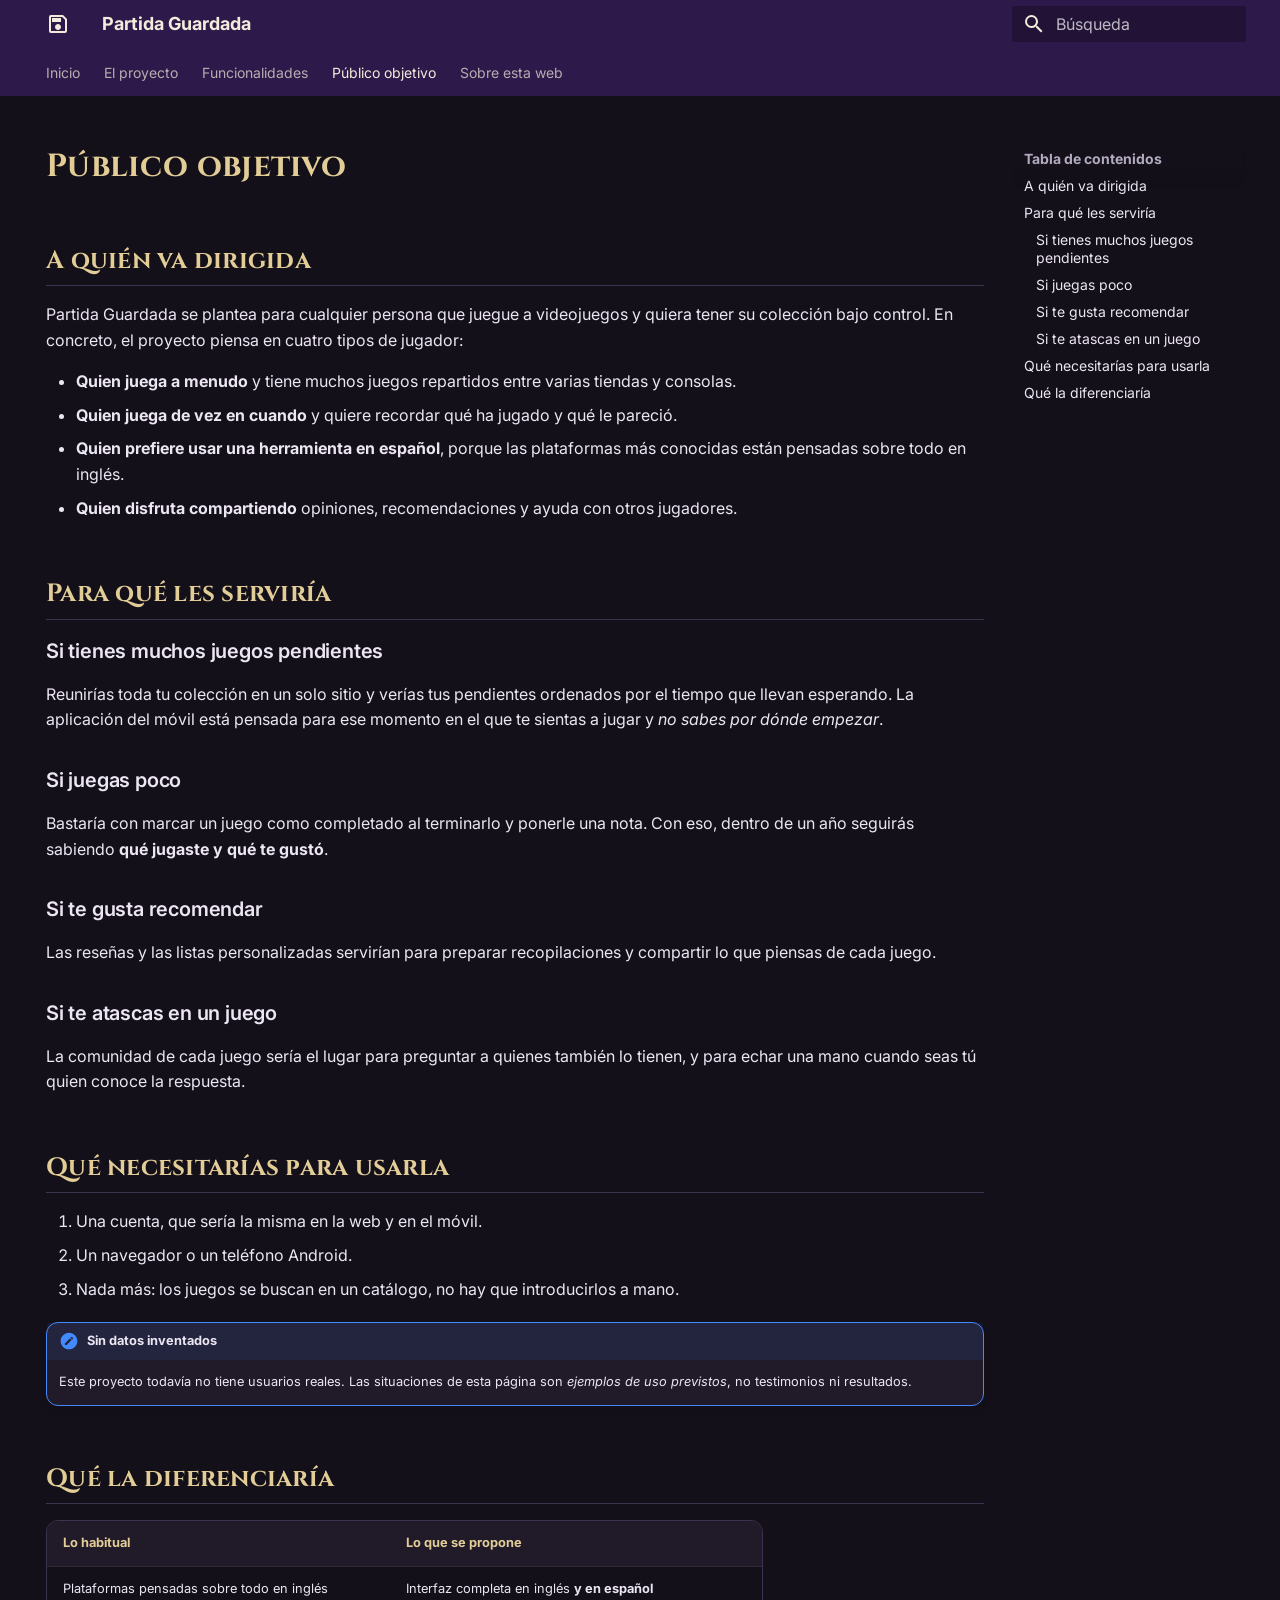
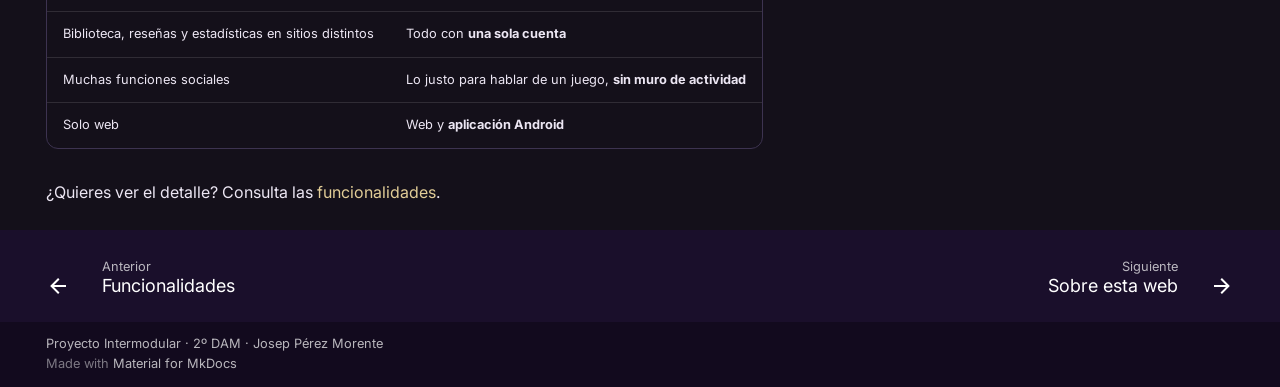
<file: publico/index.html>
<!doctype html>
<html lang="es" class="no-js">
  <head>
    
      <meta charset="utf-8">
      <meta name="viewport" content="width=device-width,initial-scale=1">
      
        <meta name="description" content="Presentación de Partida Guardada, una plataforma para organizar tu colección de videojuegos">
      
      
        <meta name="author" content="Josep Pérez Morente">
      
      
        <link rel="canonical" href="https://luciuss04.github.io/Partida_Guardada-Ejercicio1/publico/">
      
      
        <link rel="prev" href="../funcionalidades/">
      
      
        <link rel="next" href="../sobre-esta-web/">
      
      
        
      
      
      <link rel="icon" href="../assets/images/favicon.png">
      <meta name="generator" content="mkdocs-1.6.1, mkdocs-material-9.7.7">
    
    
      
        <title>Público objetivo - Partida Guardada</title>
      
    
    
      <link rel="stylesheet" href="../assets/stylesheets/main.ec1eaa64.min.css">
      
        
        <link rel="stylesheet" href="../assets/stylesheets/palette.ab4e12ef.min.css">
      
      


    
    
      
    
    
      
        
        
        <link rel="preconnect" href="https://fonts.gstatic.com" crossorigin>
        <link rel="stylesheet" href="https://fonts.googleapis.com/css?family=Inter:300,300i,400,400i,700,700i%7CJetBrains+Mono:400,400i,700,700i&display=fallback">
        <style>:root{--md-text-font:"Inter";--md-code-font:"JetBrains Mono"}</style>
      
    
    
      <link rel="stylesheet" href="../estilos/extra.css">
    
    <script>__md_scope=new URL("..",location),__md_hash=e=>[...e].reduce(((e,_)=>(e<<5)-e+_.charCodeAt(0)),0),__md_get=(e,_=localStorage,t=__md_scope)=>JSON.parse(_.getItem(t.pathname+"."+e)),__md_set=(e,_,t=localStorage,a=__md_scope)=>{try{t.setItem(a.pathname+"."+e,JSON.stringify(_))}catch(e){}}</script>
    
      

    
    
  </head>
  
  
    
    
    
    
    
    <body dir="ltr" data-md-color-scheme="slate" data-md-color-primary="custom" data-md-color-accent="custom">
  
    
    <input class="md-toggle" data-md-toggle="drawer" type="checkbox" id="__drawer" autocomplete="off">
    <input class="md-toggle" data-md-toggle="search" type="checkbox" id="__search" autocomplete="off">
    <label class="md-overlay" for="__drawer"></label>
    <div data-md-component="skip">
      
        
        <a href="#publico-objetivo" class="md-skip">
          Saltar a contenido
        </a>
      
    </div>
    <div data-md-component="announce">
      
    </div>
    
    
      

<header class="md-header" data-md-component="header">
  <nav class="md-header__inner md-grid" aria-label="Cabecera">
    <a href=".." title="Partida Guardada" class="md-header__button md-logo" aria-label="Partida Guardada" data-md-component="logo">
      
  
  <svg xmlns="http://www.w3.org/2000/svg" viewBox="0 0 24 24"><path d="M17 3H5a2 2 0 0 0-2 2v14a2 2 0 0 0 2 2h14c1.1 0 2-.9 2-2V7zm2 16H5V5h11.17L19 7.83zm-7-7c-1.66 0-3 1.34-3 3s1.34 3 3 3 3-1.34 3-3-1.34-3-3-3M6 6h9v4H6z"/></svg>

    </a>
    <label class="md-header__button md-icon" for="__drawer">
      
      <svg xmlns="http://www.w3.org/2000/svg" viewBox="0 0 24 24"><path d="M3 6h18v2H3zm0 5h18v2H3zm0 5h18v2H3z"/></svg>
    </label>
    <div class="md-header__title" data-md-component="header-title">
      <div class="md-header__ellipsis">
        <div class="md-header__topic">
          <span class="md-ellipsis">
            Partida Guardada
          </span>
        </div>
        <div class="md-header__topic" data-md-component="header-topic">
          <span class="md-ellipsis">
            
              Público objetivo
            
          </span>
        </div>
      </div>
    </div>
    
      
    
    
    
    
      
      
        <label class="md-header__button md-icon" for="__search">
          
          <svg xmlns="http://www.w3.org/2000/svg" viewBox="0 0 24 24"><path d="M9.5 3A6.5 6.5 0 0 1 16 9.5c0 1.61-.59 3.09-1.56 4.23l.27.27h.79l5 5-1.5 1.5-5-5v-.79l-.27-.27A6.52 6.52 0 0 1 9.5 16 6.5 6.5 0 0 1 3 9.5 6.5 6.5 0 0 1 9.5 3m0 2C7 5 5 7 5 9.5S7 14 9.5 14 14 12 14 9.5 12 5 9.5 5"/></svg>
        </label>
        <div class="md-search" data-md-component="search" role="dialog">
  <label class="md-search__overlay" for="__search"></label>
  <div class="md-search__inner" role="search">
    <form class="md-search__form" name="search">
      <input type="text" class="md-search__input" name="query" aria-label="Búsqueda" placeholder="Búsqueda" autocapitalize="off" autocorrect="off" autocomplete="off" spellcheck="false" data-md-component="search-query" required>
      <label class="md-search__icon md-icon" for="__search">
        
        <svg xmlns="http://www.w3.org/2000/svg" viewBox="0 0 24 24"><path d="M9.5 3A6.5 6.5 0 0 1 16 9.5c0 1.61-.59 3.09-1.56 4.23l.27.27h.79l5 5-1.5 1.5-5-5v-.79l-.27-.27A6.52 6.52 0 0 1 9.5 16 6.5 6.5 0 0 1 3 9.5 6.5 6.5 0 0 1 9.5 3m0 2C7 5 5 7 5 9.5S7 14 9.5 14 14 12 14 9.5 12 5 9.5 5"/></svg>
        
        <svg xmlns="http://www.w3.org/2000/svg" viewBox="0 0 24 24"><path d="M20 11v2H8l5.5 5.5-1.42 1.42L4.16 12l7.92-7.92L13.5 5.5 8 11z"/></svg>
      </label>
      <nav class="md-search__options" aria-label="Buscar">
        
        <button type="reset" class="md-search__icon md-icon" title="Limpiar" aria-label="Limpiar" tabindex="-1">
          
          <svg xmlns="http://www.w3.org/2000/svg" viewBox="0 0 24 24"><path d="M19 6.41 17.59 5 12 10.59 6.41 5 5 6.41 10.59 12 5 17.59 6.41 19 12 13.41 17.59 19 19 17.59 13.41 12z"/></svg>
        </button>
      </nav>
      
        <div class="md-search__suggest" data-md-component="search-suggest"></div>
      
    </form>
    <div class="md-search__output">
      <div class="md-search__scrollwrap" tabindex="0" data-md-scrollfix>
        <div class="md-search-result" data-md-component="search-result">
          <div class="md-search-result__meta">
            Inicializando búsqueda
          </div>
          <ol class="md-search-result__list" role="presentation"></ol>
        </div>
      </div>
    </div>
  </div>
</div>
      
    
    
  </nav>
  
</header>
    
    <div class="md-container" data-md-component="container">
      
      
        
          
            
<nav class="md-tabs" aria-label="Pestañas" data-md-component="tabs">
  <div class="md-grid">
    <ul class="md-tabs__list">
      
        
  
  
  
  
    <li class="md-tabs__item">
      <a href=".." class="md-tabs__link">
        
  
  
    
  
  Inicio

      </a>
    </li>
  

      
        
  
  
  
  
    <li class="md-tabs__item">
      <a href="../proyecto/" class="md-tabs__link">
        
  
  
    
  
  El proyecto

      </a>
    </li>
  

      
        
  
  
  
  
    <li class="md-tabs__item">
      <a href="../funcionalidades/" class="md-tabs__link">
        
  
  
    
  
  Funcionalidades

      </a>
    </li>
  

      
        
  
  
  
    
  
  
    <li class="md-tabs__item md-tabs__item--active">
      <a href="./" class="md-tabs__link">
        
  
  
    
  
  Público objetivo

      </a>
    </li>
  

      
        
  
  
  
  
    <li class="md-tabs__item">
      <a href="../sobre-esta-web/" class="md-tabs__link">
        
  
  
    
  
  Sobre esta web

      </a>
    </li>
  

      
    </ul>
  </div>
</nav>
          
        
      
      <main class="md-main" data-md-component="main">
        <div class="md-main__inner md-grid">
          
            
              
                
              
              <div class="md-sidebar md-sidebar--primary" data-md-component="sidebar" data-md-type="navigation" hidden>
                <div class="md-sidebar__scrollwrap">
                  <div class="md-sidebar__inner">
                    


  


<nav class="md-nav md-nav--primary md-nav--lifted" aria-label="Navegación" data-md-level="0">
  <label class="md-nav__title" for="__drawer">
    <a href=".." title="Partida Guardada" class="md-nav__button md-logo" aria-label="Partida Guardada" data-md-component="logo">
      
  
  <svg xmlns="http://www.w3.org/2000/svg" viewBox="0 0 24 24"><path d="M17 3H5a2 2 0 0 0-2 2v14a2 2 0 0 0 2 2h14c1.1 0 2-.9 2-2V7zm2 16H5V5h11.17L19 7.83zm-7-7c-1.66 0-3 1.34-3 3s1.34 3 3 3 3-1.34 3-3-1.34-3-3-3M6 6h9v4H6z"/></svg>

    </a>
    Partida Guardada
  </label>
  
  <ul class="md-nav__list" data-md-scrollfix>
    
      
      
  
  
  
  
    <li class="md-nav__item">
      <a href=".." class="md-nav__link">
        
  
  
  <span class="md-ellipsis">
    
  
    Inicio
  

    
  </span>
  
  

      </a>
    </li>
  

    
      
      
  
  
  
  
    <li class="md-nav__item">
      <a href="../proyecto/" class="md-nav__link">
        
  
  
  <span class="md-ellipsis">
    
  
    El proyecto
  

    
  </span>
  
  

      </a>
    </li>
  

    
      
      
  
  
  
  
    <li class="md-nav__item">
      <a href="../funcionalidades/" class="md-nav__link">
        
  
  
  <span class="md-ellipsis">
    
  
    Funcionalidades
  

    
  </span>
  
  

      </a>
    </li>
  

    
      
      
  
  
    
  
  
  
    <li class="md-nav__item md-nav__item--active">
      
      <input class="md-nav__toggle md-toggle" type="checkbox" id="__toc">
      
      
        
      
      
        <label class="md-nav__link md-nav__link--active" for="__toc">
          
  
  
  <span class="md-ellipsis">
    
  
    Público objetivo
  

    
  </span>
  
  

          <span class="md-nav__icon md-icon"></span>
        </label>
      
      <a href="./" class="md-nav__link md-nav__link--active">
        
  
  
  <span class="md-ellipsis">
    
  
    Público objetivo
  

    
  </span>
  
  

      </a>
      
        

<nav class="md-nav md-nav--secondary" aria-label="Tabla de contenidos">
  
  
  
    
  
  
    <label class="md-nav__title" for="__toc">
      <span class="md-nav__icon md-icon"></span>
      Tabla de contenidos
    </label>
    <ul class="md-nav__list" data-md-component="toc" data-md-scrollfix>
      
        <li class="md-nav__item">
  <a href="#a-quien-va-dirigida" class="md-nav__link">
    <span class="md-ellipsis">
      
        A quién va dirigida
      
    </span>
  </a>
  
</li>
      
        <li class="md-nav__item">
  <a href="#para-que-les-serviria" class="md-nav__link">
    <span class="md-ellipsis">
      
        Para qué les serviría
      
    </span>
  </a>
  
    <nav class="md-nav" aria-label="Para qué les serviría">
      <ul class="md-nav__list">
        
          <li class="md-nav__item">
  <a href="#si-tienes-muchos-juegos-pendientes" class="md-nav__link">
    <span class="md-ellipsis">
      
        Si tienes muchos juegos pendientes
      
    </span>
  </a>
  
</li>
        
          <li class="md-nav__item">
  <a href="#si-juegas-poco" class="md-nav__link">
    <span class="md-ellipsis">
      
        Si juegas poco
      
    </span>
  </a>
  
</li>
        
          <li class="md-nav__item">
  <a href="#si-te-gusta-recomendar" class="md-nav__link">
    <span class="md-ellipsis">
      
        Si te gusta recomendar
      
    </span>
  </a>
  
</li>
        
          <li class="md-nav__item">
  <a href="#si-te-atascas-en-un-juego" class="md-nav__link">
    <span class="md-ellipsis">
      
        Si te atascas en un juego
      
    </span>
  </a>
  
</li>
        
      </ul>
    </nav>
  
</li>
      
        <li class="md-nav__item">
  <a href="#que-necesitarias-para-usarla" class="md-nav__link">
    <span class="md-ellipsis">
      
        Qué necesitarías para usarla
      
    </span>
  </a>
  
</li>
      
        <li class="md-nav__item">
  <a href="#que-la-diferenciaria" class="md-nav__link">
    <span class="md-ellipsis">
      
        Qué la diferenciaría
      
    </span>
  </a>
  
</li>
      
    </ul>
  
</nav>
      
    </li>
  

    
      
      
  
  
  
  
    <li class="md-nav__item">
      <a href="../sobre-esta-web/" class="md-nav__link">
        
  
  
  <span class="md-ellipsis">
    
  
    Sobre esta web
  

    
  </span>
  
  

      </a>
    </li>
  

    
  </ul>
</nav>
                  </div>
                </div>
              </div>
            
            
              
                
              
              <div class="md-sidebar md-sidebar--secondary" data-md-component="sidebar" data-md-type="toc" >
                <div class="md-sidebar__scrollwrap">
                  <div class="md-sidebar__inner">
                    

<nav class="md-nav md-nav--secondary" aria-label="Tabla de contenidos">
  
  
  
    
  
  
    <label class="md-nav__title" for="__toc">
      <span class="md-nav__icon md-icon"></span>
      Tabla de contenidos
    </label>
    <ul class="md-nav__list" data-md-component="toc" data-md-scrollfix>
      
        <li class="md-nav__item">
  <a href="#a-quien-va-dirigida" class="md-nav__link">
    <span class="md-ellipsis">
      
        A quién va dirigida
      
    </span>
  </a>
  
</li>
      
        <li class="md-nav__item">
  <a href="#para-que-les-serviria" class="md-nav__link">
    <span class="md-ellipsis">
      
        Para qué les serviría
      
    </span>
  </a>
  
    <nav class="md-nav" aria-label="Para qué les serviría">
      <ul class="md-nav__list">
        
          <li class="md-nav__item">
  <a href="#si-tienes-muchos-juegos-pendientes" class="md-nav__link">
    <span class="md-ellipsis">
      
        Si tienes muchos juegos pendientes
      
    </span>
  </a>
  
</li>
        
          <li class="md-nav__item">
  <a href="#si-juegas-poco" class="md-nav__link">
    <span class="md-ellipsis">
      
        Si juegas poco
      
    </span>
  </a>
  
</li>
        
          <li class="md-nav__item">
  <a href="#si-te-gusta-recomendar" class="md-nav__link">
    <span class="md-ellipsis">
      
        Si te gusta recomendar
      
    </span>
  </a>
  
</li>
        
          <li class="md-nav__item">
  <a href="#si-te-atascas-en-un-juego" class="md-nav__link">
    <span class="md-ellipsis">
      
        Si te atascas en un juego
      
    </span>
  </a>
  
</li>
        
      </ul>
    </nav>
  
</li>
      
        <li class="md-nav__item">
  <a href="#que-necesitarias-para-usarla" class="md-nav__link">
    <span class="md-ellipsis">
      
        Qué necesitarías para usarla
      
    </span>
  </a>
  
</li>
      
        <li class="md-nav__item">
  <a href="#que-la-diferenciaria" class="md-nav__link">
    <span class="md-ellipsis">
      
        Qué la diferenciaría
      
    </span>
  </a>
  
</li>
      
    </ul>
  
</nav>
                  </div>
                </div>
              </div>
            
          
          
            <div class="md-content" data-md-component="content">
              
              <article class="md-content__inner md-typeset">
                
                  
  




<h1 id="publico-objetivo">Público objetivo<a class="headerlink" href="#publico-objetivo" title="Permanent link">&para;</a></h1>
<h2 id="a-quien-va-dirigida">A quién va dirigida<a class="headerlink" href="#a-quien-va-dirigida" title="Permanent link">&para;</a></h2>
<p>Partida Guardada se plantea para cualquier persona que juegue a videojuegos y quiera tener su colección bajo control. En concreto, el proyecto piensa en cuatro tipos de jugador:</p>
<ul>
<li><strong>Quien juega a menudo</strong> y tiene muchos juegos repartidos entre varias tiendas y consolas.</li>
<li><strong>Quien juega de vez en cuando</strong> y quiere recordar qué ha jugado y qué le pareció.</li>
<li><strong>Quien prefiere usar una herramienta en español</strong>, porque las plataformas más conocidas están pensadas sobre todo en inglés.</li>
<li><strong>Quien disfruta compartiendo</strong> opiniones, recomendaciones y ayuda con otros jugadores.</li>
</ul>
<h2 id="para-que-les-serviria">Para qué les serviría<a class="headerlink" href="#para-que-les-serviria" title="Permanent link">&para;</a></h2>
<h3 id="si-tienes-muchos-juegos-pendientes">Si tienes muchos juegos pendientes<a class="headerlink" href="#si-tienes-muchos-juegos-pendientes" title="Permanent link">&para;</a></h3>
<p>Reunirías toda tu colección en un solo sitio y verías tus pendientes ordenados por el tiempo que llevan esperando. La aplicación del móvil está pensada para ese momento en el que te sientas a jugar y <em>no sabes por dónde empezar</em>.</p>
<h3 id="si-juegas-poco">Si juegas poco<a class="headerlink" href="#si-juegas-poco" title="Permanent link">&para;</a></h3>
<p>Bastaría con marcar un juego como completado al terminarlo y ponerle una nota. Con eso, dentro de un año seguirás sabiendo <strong>qué jugaste y qué te gustó</strong>.</p>
<h3 id="si-te-gusta-recomendar">Si te gusta recomendar<a class="headerlink" href="#si-te-gusta-recomendar" title="Permanent link">&para;</a></h3>
<p>Las reseñas y las listas personalizadas servirían para preparar recopilaciones y compartir lo que piensas de cada juego.</p>
<h3 id="si-te-atascas-en-un-juego">Si te atascas en un juego<a class="headerlink" href="#si-te-atascas-en-un-juego" title="Permanent link">&para;</a></h3>
<p>La comunidad de cada juego sería el lugar para preguntar a quienes también lo tienen, y para echar una mano cuando seas tú quien conoce la respuesta.</p>
<h2 id="que-necesitarias-para-usarla">Qué necesitarías para usarla<a class="headerlink" href="#que-necesitarias-para-usarla" title="Permanent link">&para;</a></h2>
<ol>
<li>Una cuenta, que sería la misma en la web y en el móvil.</li>
<li>Un navegador o un teléfono Android.</li>
<li>Nada más: los juegos se buscan en un catálogo, no hay que introducirlos a mano.</li>
</ol>
<div class="admonition note">
<p class="admonition-title">Sin datos inventados</p>
<p>Este proyecto todavía no tiene usuarios reales. Las situaciones de esta página son <em>ejemplos de uso previstos</em>, no testimonios ni resultados.</p>
</div>
<h2 id="que-la-diferenciaria">Qué la diferenciaría<a class="headerlink" href="#que-la-diferenciaria" title="Permanent link">&para;</a></h2>
<table>
<thead>
<tr>
<th>Lo habitual</th>
<th>Lo que se propone</th>
</tr>
</thead>
<tbody>
<tr>
<td>Plataformas pensadas sobre todo en inglés</td>
<td>Interfaz completa en inglés <strong>y en español</strong></td>
</tr>
<tr>
<td>Biblioteca, reseñas y estadísticas en sitios distintos</td>
<td>Todo con <strong>una sola cuenta</strong></td>
</tr>
<tr>
<td>Muchas funciones sociales</td>
<td>Lo justo para hablar de un juego, <strong>sin muro de actividad</strong></td>
</tr>
<tr>
<td>Solo web</td>
<td>Web y <strong>aplicación Android</strong></td>
</tr>
</tbody>
</table>
<p>¿Quieres ver el detalle? Consulta las <a href="../funcionalidades/">funcionalidades</a>.</p>







  
  




  



                
              </article>
            </div>
          
          
<script>var target=document.getElementById(location.hash.slice(1));target&&target.name&&(target.checked=target.name.startsWith("__tabbed_"))</script>
        </div>
        
          <button type="button" class="md-top md-icon" data-md-component="top" hidden>
  
  <svg xmlns="http://www.w3.org/2000/svg" viewBox="0 0 24 24"><path d="M13 20h-2V8l-5.5 5.5-1.42-1.42L12 4.16l7.92 7.92-1.42 1.42L13 8z"/></svg>
  Volver al principio
</button>
        
      </main>
      
        <footer class="md-footer">
  
    
      
        
      
      <nav class="md-footer__inner md-grid" aria-label="Pie" >
        
          
          <a href="../funcionalidades/" class="md-footer__link md-footer__link--prev" aria-label="Anterior: Funcionalidades">
            <div class="md-footer__button md-icon">
              
              <svg xmlns="http://www.w3.org/2000/svg" viewBox="0 0 24 24"><path d="M20 11v2H8l5.5 5.5-1.42 1.42L4.16 12l7.92-7.92L13.5 5.5 8 11z"/></svg>
            </div>
            <div class="md-footer__title">
              <span class="md-footer__direction">
                Anterior
              </span>
              <div class="md-ellipsis">
                Funcionalidades
              </div>
            </div>
          </a>
        
        
          
          <a href="../sobre-esta-web/" class="md-footer__link md-footer__link--next" aria-label="Siguiente: Sobre esta web">
            <div class="md-footer__title">
              <span class="md-footer__direction">
                Siguiente
              </span>
              <div class="md-ellipsis">
                Sobre esta web
              </div>
            </div>
            <div class="md-footer__button md-icon">
              
              <svg xmlns="http://www.w3.org/2000/svg" viewBox="0 0 24 24"><path d="M4 11v2h12l-5.5 5.5 1.42 1.42L19.84 12l-7.92-7.92L10.5 5.5 16 11z"/></svg>
            </div>
          </a>
        
      </nav>
    
  
  <div class="md-footer-meta md-typeset">
    <div class="md-footer-meta__inner md-grid">
      <div class="md-copyright">
  
    <div class="md-copyright__highlight">
      Proyecto Intermodular · 2º DAM · Josep Pérez Morente
    </div>
  
  
    Made with
    <a href="https://squidfunk.github.io/mkdocs-material/" target="_blank" rel="noopener">
      Material for MkDocs
    </a>
  
</div>
      
    </div>
  </div>
</footer>
      
    </div>
    <div class="md-dialog" data-md-component="dialog">
      <div class="md-dialog__inner md-typeset"></div>
    </div>
    
    
    
      
      
      <script id="__config" type="application/json">{"annotate": null, "base": "..", "features": ["navigation.tabs", "navigation.top", "navigation.footer", "toc.follow", "search.suggest", "search.highlight", "content.code.copy"], "search": "../assets/javascripts/workers/search.2c215733.min.js", "tags": null, "translations": {"clipboard.copied": "Copiado al portapapeles", "clipboard.copy": "Copiar al portapapeles", "search.result.more.one": "1 m\u00e1s en esta p\u00e1gina", "search.result.more.other": "# m\u00e1s en esta p\u00e1gina", "search.result.none": "No se encontraron documentos", "search.result.one": "1 documento encontrado", "search.result.other": "# documentos encontrados", "search.result.placeholder": "Teclee para comenzar b\u00fasqueda", "search.result.term.missing": "Falta", "select.version": "Seleccionar versi\u00f3n"}, "version": null}</script>
    
    
      <script src="../assets/javascripts/bundle.d7400e89.min.js"></script>
      
    
  </body>
</html>
</file>
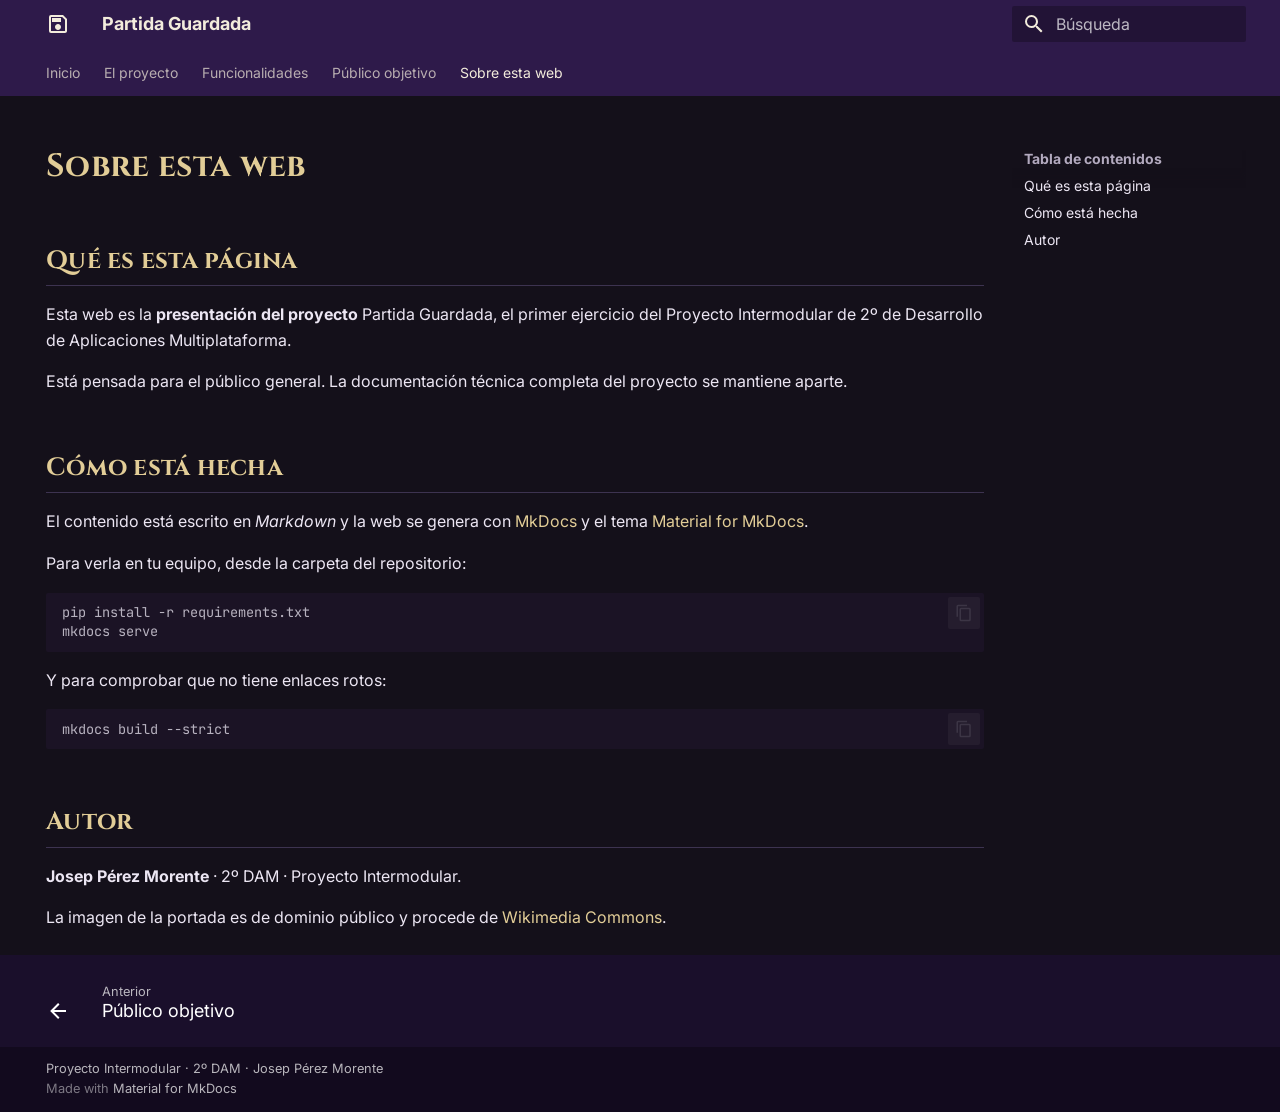
<file: sobre-esta-web/index.html>
<!doctype html>
<html lang="es" class="no-js">
  <head>
    
      <meta charset="utf-8">
      <meta name="viewport" content="width=device-width,initial-scale=1">
      
        <meta name="description" content="Presentación de Partida Guardada, una plataforma para organizar tu colección de videojuegos">
      
      
        <meta name="author" content="Josep Pérez Morente">
      
      
        <link rel="canonical" href="https://luciuss04.github.io/Partida_Guardada-Ejercicio1/sobre-esta-web/">
      
      
        <link rel="prev" href="../publico/">
      
      
      
        
      
      
      <link rel="icon" href="../assets/images/favicon.png">
      <meta name="generator" content="mkdocs-1.6.1, mkdocs-material-9.7.7">
    
    
      
        <title>Sobre esta web - Partida Guardada</title>
      
    
    
      <link rel="stylesheet" href="../assets/stylesheets/main.ec1eaa64.min.css">
      
        
        <link rel="stylesheet" href="../assets/stylesheets/palette.ab4e12ef.min.css">
      
      


    
    
      
    
    
      
        
        
        <link rel="preconnect" href="https://fonts.gstatic.com" crossorigin>
        <link rel="stylesheet" href="https://fonts.googleapis.com/css?family=Inter:300,300i,400,400i,700,700i%7CJetBrains+Mono:400,400i,700,700i&display=fallback">
        <style>:root{--md-text-font:"Inter";--md-code-font:"JetBrains Mono"}</style>
      
    
    
      <link rel="stylesheet" href="../estilos/extra.css">
    
    <script>__md_scope=new URL("..",location),__md_hash=e=>[...e].reduce(((e,_)=>(e<<5)-e+_.charCodeAt(0)),0),__md_get=(e,_=localStorage,t=__md_scope)=>JSON.parse(_.getItem(t.pathname+"."+e)),__md_set=(e,_,t=localStorage,a=__md_scope)=>{try{t.setItem(a.pathname+"."+e,JSON.stringify(_))}catch(e){}}</script>
    
      

    
    
  </head>
  
  
    
    
    
    
    
    <body dir="ltr" data-md-color-scheme="slate" data-md-color-primary="custom" data-md-color-accent="custom">
  
    
    <input class="md-toggle" data-md-toggle="drawer" type="checkbox" id="__drawer" autocomplete="off">
    <input class="md-toggle" data-md-toggle="search" type="checkbox" id="__search" autocomplete="off">
    <label class="md-overlay" for="__drawer"></label>
    <div data-md-component="skip">
      
        
        <a href="#sobre-esta-web" class="md-skip">
          Saltar a contenido
        </a>
      
    </div>
    <div data-md-component="announce">
      
    </div>
    
    
      

<header class="md-header" data-md-component="header">
  <nav class="md-header__inner md-grid" aria-label="Cabecera">
    <a href=".." title="Partida Guardada" class="md-header__button md-logo" aria-label="Partida Guardada" data-md-component="logo">
      
  
  <svg xmlns="http://www.w3.org/2000/svg" viewBox="0 0 24 24"><path d="M17 3H5a2 2 0 0 0-2 2v14a2 2 0 0 0 2 2h14c1.1 0 2-.9 2-2V7zm2 16H5V5h11.17L19 7.83zm-7-7c-1.66 0-3 1.34-3 3s1.34 3 3 3 3-1.34 3-3-1.34-3-3-3M6 6h9v4H6z"/></svg>

    </a>
    <label class="md-header__button md-icon" for="__drawer">
      
      <svg xmlns="http://www.w3.org/2000/svg" viewBox="0 0 24 24"><path d="M3 6h18v2H3zm0 5h18v2H3zm0 5h18v2H3z"/></svg>
    </label>
    <div class="md-header__title" data-md-component="header-title">
      <div class="md-header__ellipsis">
        <div class="md-header__topic">
          <span class="md-ellipsis">
            Partida Guardada
          </span>
        </div>
        <div class="md-header__topic" data-md-component="header-topic">
          <span class="md-ellipsis">
            
              Sobre esta web
            
          </span>
        </div>
      </div>
    </div>
    
      
    
    
    
    
      
      
        <label class="md-header__button md-icon" for="__search">
          
          <svg xmlns="http://www.w3.org/2000/svg" viewBox="0 0 24 24"><path d="M9.5 3A6.5 6.5 0 0 1 16 9.5c0 1.61-.59 3.09-1.56 4.23l.27.27h.79l5 5-1.5 1.5-5-5v-.79l-.27-.27A6.52 6.52 0 0 1 9.5 16 6.5 6.5 0 0 1 3 9.5 6.5 6.5 0 0 1 9.5 3m0 2C7 5 5 7 5 9.5S7 14 9.5 14 14 12 14 9.5 12 5 9.5 5"/></svg>
        </label>
        <div class="md-search" data-md-component="search" role="dialog">
  <label class="md-search__overlay" for="__search"></label>
  <div class="md-search__inner" role="search">
    <form class="md-search__form" name="search">
      <input type="text" class="md-search__input" name="query" aria-label="Búsqueda" placeholder="Búsqueda" autocapitalize="off" autocorrect="off" autocomplete="off" spellcheck="false" data-md-component="search-query" required>
      <label class="md-search__icon md-icon" for="__search">
        
        <svg xmlns="http://www.w3.org/2000/svg" viewBox="0 0 24 24"><path d="M9.5 3A6.5 6.5 0 0 1 16 9.5c0 1.61-.59 3.09-1.56 4.23l.27.27h.79l5 5-1.5 1.5-5-5v-.79l-.27-.27A6.52 6.52 0 0 1 9.5 16 6.5 6.5 0 0 1 3 9.5 6.5 6.5 0 0 1 9.5 3m0 2C7 5 5 7 5 9.5S7 14 9.5 14 14 12 14 9.5 12 5 9.5 5"/></svg>
        
        <svg xmlns="http://www.w3.org/2000/svg" viewBox="0 0 24 24"><path d="M20 11v2H8l5.5 5.5-1.42 1.42L4.16 12l7.92-7.92L13.5 5.5 8 11z"/></svg>
      </label>
      <nav class="md-search__options" aria-label="Buscar">
        
        <button type="reset" class="md-search__icon md-icon" title="Limpiar" aria-label="Limpiar" tabindex="-1">
          
          <svg xmlns="http://www.w3.org/2000/svg" viewBox="0 0 24 24"><path d="M19 6.41 17.59 5 12 10.59 6.41 5 5 6.41 10.59 12 5 17.59 6.41 19 12 13.41 17.59 19 19 17.59 13.41 12z"/></svg>
        </button>
      </nav>
      
        <div class="md-search__suggest" data-md-component="search-suggest"></div>
      
    </form>
    <div class="md-search__output">
      <div class="md-search__scrollwrap" tabindex="0" data-md-scrollfix>
        <div class="md-search-result" data-md-component="search-result">
          <div class="md-search-result__meta">
            Inicializando búsqueda
          </div>
          <ol class="md-search-result__list" role="presentation"></ol>
        </div>
      </div>
    </div>
  </div>
</div>
      
    
    
  </nav>
  
</header>
    
    <div class="md-container" data-md-component="container">
      
      
        
          
            
<nav class="md-tabs" aria-label="Pestañas" data-md-component="tabs">
  <div class="md-grid">
    <ul class="md-tabs__list">
      
        
  
  
  
  
    <li class="md-tabs__item">
      <a href=".." class="md-tabs__link">
        
  
  
    
  
  Inicio

      </a>
    </li>
  

      
        
  
  
  
  
    <li class="md-tabs__item">
      <a href="../proyecto/" class="md-tabs__link">
        
  
  
    
  
  El proyecto

      </a>
    </li>
  

      
        
  
  
  
  
    <li class="md-tabs__item">
      <a href="../funcionalidades/" class="md-tabs__link">
        
  
  
    
  
  Funcionalidades

      </a>
    </li>
  

      
        
  
  
  
  
    <li class="md-tabs__item">
      <a href="../publico/" class="md-tabs__link">
        
  
  
    
  
  Público objetivo

      </a>
    </li>
  

      
        
  
  
  
    
  
  
    <li class="md-tabs__item md-tabs__item--active">
      <a href="./" class="md-tabs__link">
        
  
  
    
  
  Sobre esta web

      </a>
    </li>
  

      
    </ul>
  </div>
</nav>
          
        
      
      <main class="md-main" data-md-component="main">
        <div class="md-main__inner md-grid">
          
            
              
                
              
              <div class="md-sidebar md-sidebar--primary" data-md-component="sidebar" data-md-type="navigation" hidden>
                <div class="md-sidebar__scrollwrap">
                  <div class="md-sidebar__inner">
                    


  


<nav class="md-nav md-nav--primary md-nav--lifted" aria-label="Navegación" data-md-level="0">
  <label class="md-nav__title" for="__drawer">
    <a href=".." title="Partida Guardada" class="md-nav__button md-logo" aria-label="Partida Guardada" data-md-component="logo">
      
  
  <svg xmlns="http://www.w3.org/2000/svg" viewBox="0 0 24 24"><path d="M17 3H5a2 2 0 0 0-2 2v14a2 2 0 0 0 2 2h14c1.1 0 2-.9 2-2V7zm2 16H5V5h11.17L19 7.83zm-7-7c-1.66 0-3 1.34-3 3s1.34 3 3 3 3-1.34 3-3-1.34-3-3-3M6 6h9v4H6z"/></svg>

    </a>
    Partida Guardada
  </label>
  
  <ul class="md-nav__list" data-md-scrollfix>
    
      
      
  
  
  
  
    <li class="md-nav__item">
      <a href=".." class="md-nav__link">
        
  
  
  <span class="md-ellipsis">
    
  
    Inicio
  

    
  </span>
  
  

      </a>
    </li>
  

    
      
      
  
  
  
  
    <li class="md-nav__item">
      <a href="../proyecto/" class="md-nav__link">
        
  
  
  <span class="md-ellipsis">
    
  
    El proyecto
  

    
  </span>
  
  

      </a>
    </li>
  

    
      
      
  
  
  
  
    <li class="md-nav__item">
      <a href="../funcionalidades/" class="md-nav__link">
        
  
  
  <span class="md-ellipsis">
    
  
    Funcionalidades
  

    
  </span>
  
  

      </a>
    </li>
  

    
      
      
  
  
  
  
    <li class="md-nav__item">
      <a href="../publico/" class="md-nav__link">
        
  
  
  <span class="md-ellipsis">
    
  
    Público objetivo
  

    
  </span>
  
  

      </a>
    </li>
  

    
      
      
  
  
    
  
  
  
    <li class="md-nav__item md-nav__item--active">
      
      <input class="md-nav__toggle md-toggle" type="checkbox" id="__toc">
      
      
        
      
      
        <label class="md-nav__link md-nav__link--active" for="__toc">
          
  
  
  <span class="md-ellipsis">
    
  
    Sobre esta web
  

    
  </span>
  
  

          <span class="md-nav__icon md-icon"></span>
        </label>
      
      <a href="./" class="md-nav__link md-nav__link--active">
        
  
  
  <span class="md-ellipsis">
    
  
    Sobre esta web
  

    
  </span>
  
  

      </a>
      
        

<nav class="md-nav md-nav--secondary" aria-label="Tabla de contenidos">
  
  
  
    
  
  
    <label class="md-nav__title" for="__toc">
      <span class="md-nav__icon md-icon"></span>
      Tabla de contenidos
    </label>
    <ul class="md-nav__list" data-md-component="toc" data-md-scrollfix>
      
        <li class="md-nav__item">
  <a href="#que-es-esta-pagina" class="md-nav__link">
    <span class="md-ellipsis">
      
        Qué es esta página
      
    </span>
  </a>
  
</li>
      
        <li class="md-nav__item">
  <a href="#como-esta-hecha" class="md-nav__link">
    <span class="md-ellipsis">
      
        Cómo está hecha
      
    </span>
  </a>
  
</li>
      
        <li class="md-nav__item">
  <a href="#autor" class="md-nav__link">
    <span class="md-ellipsis">
      
        Autor
      
    </span>
  </a>
  
</li>
      
    </ul>
  
</nav>
      
    </li>
  

    
  </ul>
</nav>
                  </div>
                </div>
              </div>
            
            
              
                
              
              <div class="md-sidebar md-sidebar--secondary" data-md-component="sidebar" data-md-type="toc" >
                <div class="md-sidebar__scrollwrap">
                  <div class="md-sidebar__inner">
                    

<nav class="md-nav md-nav--secondary" aria-label="Tabla de contenidos">
  
  
  
    
  
  
    <label class="md-nav__title" for="__toc">
      <span class="md-nav__icon md-icon"></span>
      Tabla de contenidos
    </label>
    <ul class="md-nav__list" data-md-component="toc" data-md-scrollfix>
      
        <li class="md-nav__item">
  <a href="#que-es-esta-pagina" class="md-nav__link">
    <span class="md-ellipsis">
      
        Qué es esta página
      
    </span>
  </a>
  
</li>
      
        <li class="md-nav__item">
  <a href="#como-esta-hecha" class="md-nav__link">
    <span class="md-ellipsis">
      
        Cómo está hecha
      
    </span>
  </a>
  
</li>
      
        <li class="md-nav__item">
  <a href="#autor" class="md-nav__link">
    <span class="md-ellipsis">
      
        Autor
      
    </span>
  </a>
  
</li>
      
    </ul>
  
</nav>
                  </div>
                </div>
              </div>
            
          
          
            <div class="md-content" data-md-component="content">
              
              <article class="md-content__inner md-typeset">
                
                  
  




<h1 id="sobre-esta-web">Sobre esta web<a class="headerlink" href="#sobre-esta-web" title="Permanent link">&para;</a></h1>
<h2 id="que-es-esta-pagina">Qué es esta página<a class="headerlink" href="#que-es-esta-pagina" title="Permanent link">&para;</a></h2>
<p>Esta web es la <strong>presentación del proyecto</strong> Partida Guardada, el primer ejercicio del Proyecto Intermodular de 2º de Desarrollo de Aplicaciones Multiplataforma.</p>
<p>Está pensada para el público general. La documentación técnica completa del proyecto se mantiene aparte.</p>
<h2 id="como-esta-hecha">Cómo está hecha<a class="headerlink" href="#como-esta-hecha" title="Permanent link">&para;</a></h2>
<p>El contenido está escrito en <em>Markdown</em> y la web se genera con <a href="https://www.mkdocs.org">MkDocs</a> y el tema <a href="https://squidfunk.github.io/mkdocs-material/">Material for MkDocs</a>.</p>
<p>Para verla en tu equipo, desde la carpeta del repositorio:</p>
<div class="highlight"><pre><span></span><code><a id="__codelineno-0-1" name="__codelineno-0-1" href="#__codelineno-0-1"></a>pip<span class="w"> </span>install<span class="w"> </span>-r<span class="w"> </span>requirements.txt
<a id="__codelineno-0-2" name="__codelineno-0-2" href="#__codelineno-0-2"></a>mkdocs<span class="w"> </span>serve
</code></pre></div>
<p>Y para comprobar que no tiene enlaces rotos:</p>
<div class="highlight"><pre><span></span><code><a id="__codelineno-1-1" name="__codelineno-1-1" href="#__codelineno-1-1"></a>mkdocs<span class="w"> </span>build<span class="w"> </span>--strict
</code></pre></div>
<h2 id="autor">Autor<a class="headerlink" href="#autor" title="Permanent link">&para;</a></h2>
<p><strong>Josep Pérez Morente</strong> · 2º DAM · Proyecto Intermodular.</p>
<p>La imagen de la portada es de dominio público y procede de <a href="https://commons.wikimedia.org/wiki/File:Sega-Mega-Drive-controllers.jpg">Wikimedia Commons</a>.</p>







  
  




  



                
              </article>
            </div>
          
          
<script>var target=document.getElementById(location.hash.slice(1));target&&target.name&&(target.checked=target.name.startsWith("__tabbed_"))</script>
        </div>
        
          <button type="button" class="md-top md-icon" data-md-component="top" hidden>
  
  <svg xmlns="http://www.w3.org/2000/svg" viewBox="0 0 24 24"><path d="M13 20h-2V8l-5.5 5.5-1.42-1.42L12 4.16l7.92 7.92-1.42 1.42L13 8z"/></svg>
  Volver al principio
</button>
        
      </main>
      
        <footer class="md-footer">
  
    
      
        
      
      <nav class="md-footer__inner md-grid" aria-label="Pie" >
        
          
          <a href="../publico/" class="md-footer__link md-footer__link--prev" aria-label="Anterior: Público objetivo">
            <div class="md-footer__button md-icon">
              
              <svg xmlns="http://www.w3.org/2000/svg" viewBox="0 0 24 24"><path d="M20 11v2H8l5.5 5.5-1.42 1.42L4.16 12l7.92-7.92L13.5 5.5 8 11z"/></svg>
            </div>
            <div class="md-footer__title">
              <span class="md-footer__direction">
                Anterior
              </span>
              <div class="md-ellipsis">
                Público objetivo
              </div>
            </div>
          </a>
        
        
      </nav>
    
  
  <div class="md-footer-meta md-typeset">
    <div class="md-footer-meta__inner md-grid">
      <div class="md-copyright">
  
    <div class="md-copyright__highlight">
      Proyecto Intermodular · 2º DAM · Josep Pérez Morente
    </div>
  
  
    Made with
    <a href="https://squidfunk.github.io/mkdocs-material/" target="_blank" rel="noopener">
      Material for MkDocs
    </a>
  
</div>
      
    </div>
  </div>
</footer>
      
    </div>
    <div class="md-dialog" data-md-component="dialog">
      <div class="md-dialog__inner md-typeset"></div>
    </div>
    
    
    
      
      
      <script id="__config" type="application/json">{"annotate": null, "base": "..", "features": ["navigation.tabs", "navigation.top", "navigation.footer", "toc.follow", "search.suggest", "search.highlight", "content.code.copy"], "search": "../assets/javascripts/workers/search.2c215733.min.js", "tags": null, "translations": {"clipboard.copied": "Copiado al portapapeles", "clipboard.copy": "Copiar al portapapeles", "search.result.more.one": "1 m\u00e1s en esta p\u00e1gina", "search.result.more.other": "# m\u00e1s en esta p\u00e1gina", "search.result.none": "No se encontraron documentos", "search.result.one": "1 documento encontrado", "search.result.other": "# documentos encontrados", "search.result.placeholder": "Teclee para comenzar b\u00fasqueda", "search.result.term.missing": "Falta", "select.version": "Seleccionar versi\u00f3n"}, "version": null}</script>
    
    
      <script src="../assets/javascripts/bundle.d7400e89.min.js"></script>
      
    
  </body>
</html>
</file>
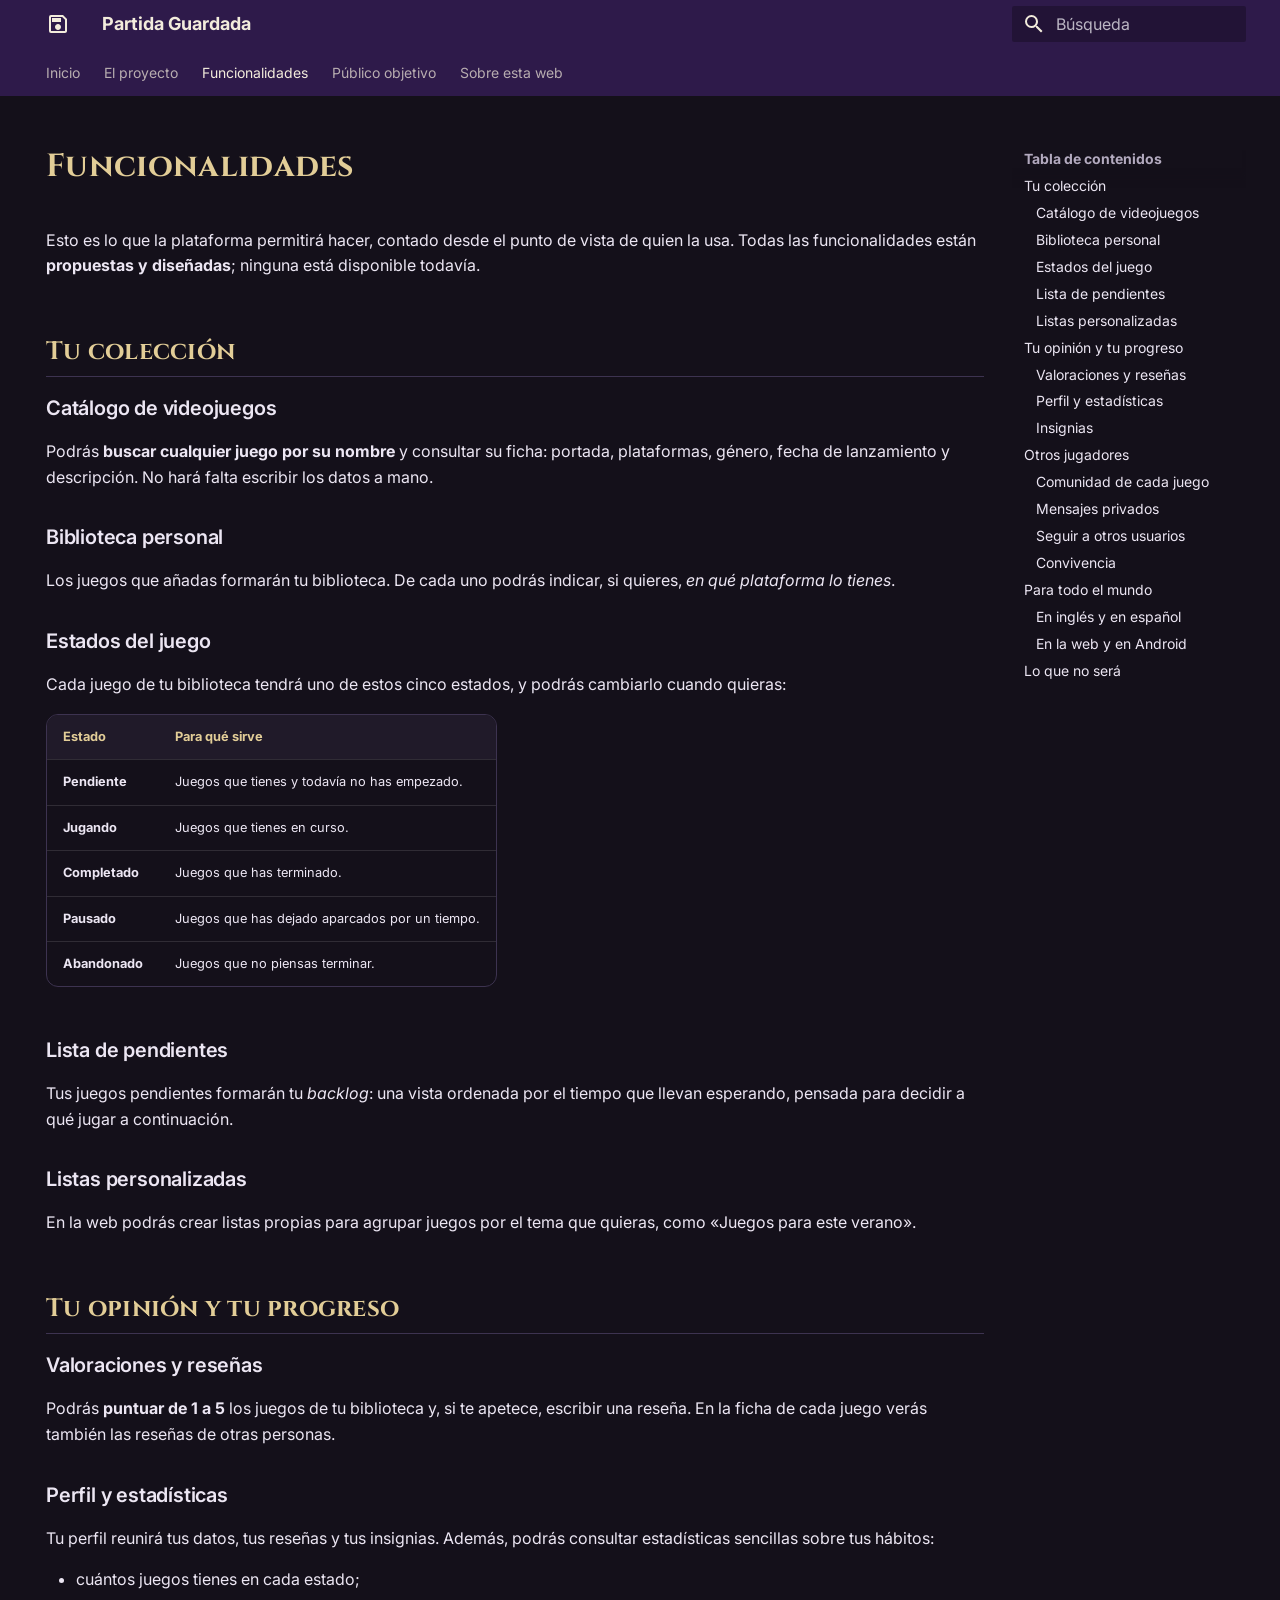
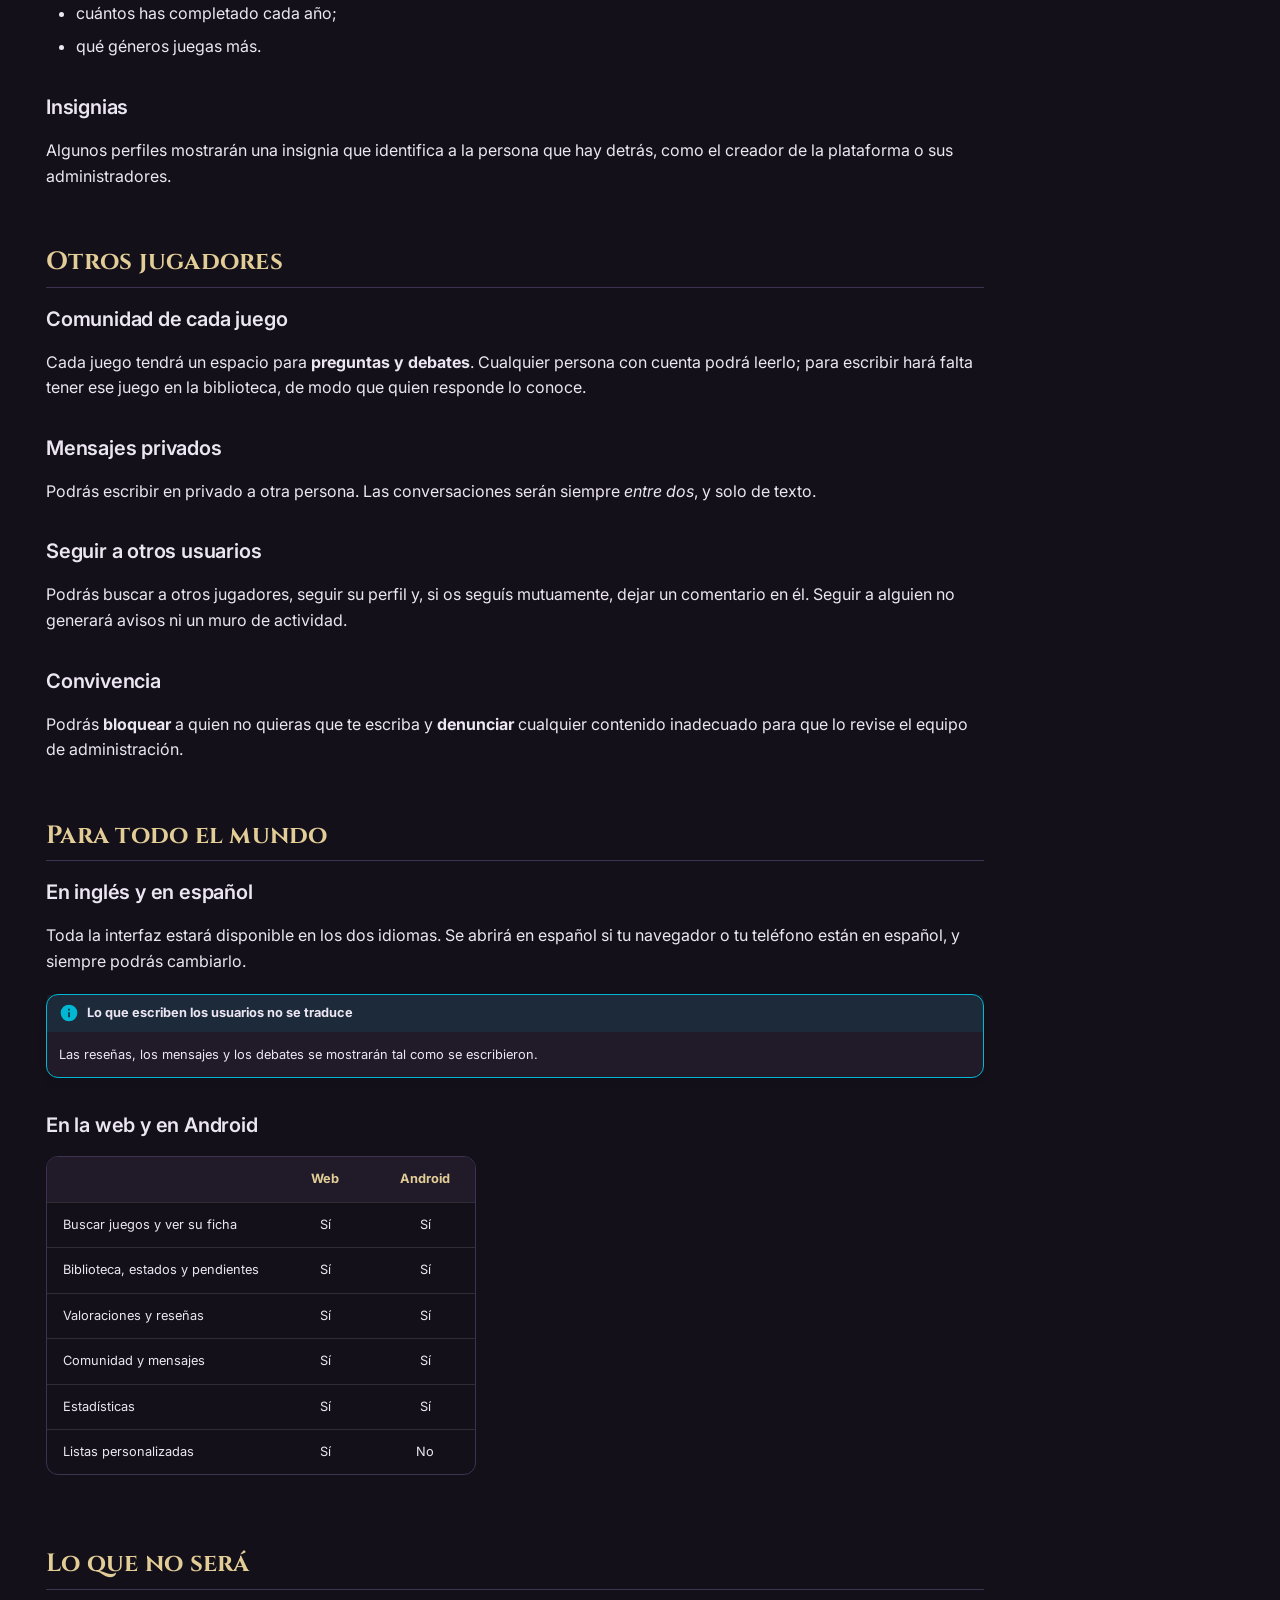
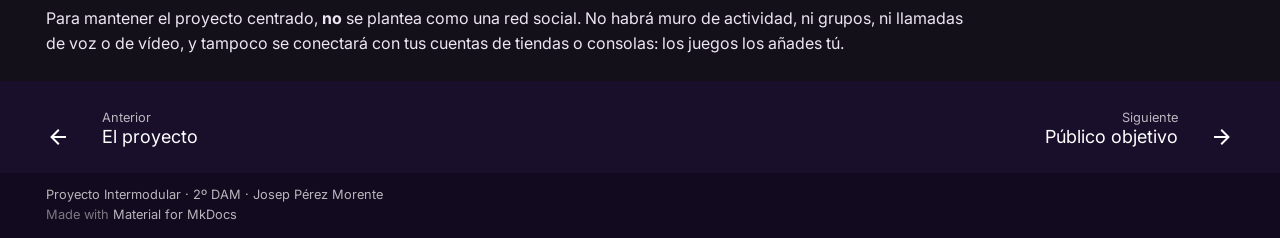
<file: site/funcionalidades/index.html>
<!doctype html>
<html lang="es" class="no-js">
  <head>
    
      <meta charset="utf-8">
      <meta name="viewport" content="width=device-width,initial-scale=1">
      
        <meta name="description" content="Presentación de Partida Guardada, una plataforma para organizar tu colección de videojuegos">
      
      
        <meta name="author" content="Josep Pérez Morente">
      
      
        <link rel="canonical" href="https://luciuss04.github.io/Partida_Guardada/funcionalidades/">
      
      
        <link rel="prev" href="../proyecto/">
      
      
        <link rel="next" href="../publico/">
      
      
        
      
      
      <link rel="icon" href="../assets/images/favicon.png">
      <meta name="generator" content="mkdocs-1.6.1, mkdocs-material-9.7.7">
    
    
      
        <title>Funcionalidades - Partida Guardada</title>
      
    
    
      <link rel="stylesheet" href="../assets/stylesheets/main.ec1eaa64.min.css">
      
        
        <link rel="stylesheet" href="../assets/stylesheets/palette.ab4e12ef.min.css">
      
      


    
    
      
    
    
      
        
        
        <link rel="preconnect" href="https://fonts.gstatic.com" crossorigin>
        <link rel="stylesheet" href="https://fonts.googleapis.com/css?family=Inter:300,300i,400,400i,700,700i%7CJetBrains+Mono:400,400i,700,700i&display=fallback">
        <style>:root{--md-text-font:"Inter";--md-code-font:"JetBrains Mono"}</style>
      
    
    
      <link rel="stylesheet" href="../estilos/extra.css">
    
    <script>__md_scope=new URL("..",location),__md_hash=e=>[...e].reduce(((e,_)=>(e<<5)-e+_.charCodeAt(0)),0),__md_get=(e,_=localStorage,t=__md_scope)=>JSON.parse(_.getItem(t.pathname+"."+e)),__md_set=(e,_,t=localStorage,a=__md_scope)=>{try{t.setItem(a.pathname+"."+e,JSON.stringify(_))}catch(e){}}</script>
    
      

    
    
  </head>
  
  
    
    
    
    
    
    <body dir="ltr" data-md-color-scheme="slate" data-md-color-primary="custom" data-md-color-accent="custom">
  
    
    <input class="md-toggle" data-md-toggle="drawer" type="checkbox" id="__drawer" autocomplete="off">
    <input class="md-toggle" data-md-toggle="search" type="checkbox" id="__search" autocomplete="off">
    <label class="md-overlay" for="__drawer"></label>
    <div data-md-component="skip">
      
        
        <a href="#funcionalidades" class="md-skip">
          Saltar a contenido
        </a>
      
    </div>
    <div data-md-component="announce">
      
    </div>
    
    
      

<header class="md-header" data-md-component="header">
  <nav class="md-header__inner md-grid" aria-label="Cabecera">
    <a href=".." title="Partida Guardada" class="md-header__button md-logo" aria-label="Partida Guardada" data-md-component="logo">
      
  
  <svg xmlns="http://www.w3.org/2000/svg" viewBox="0 0 24 24"><path d="M17 3H5a2 2 0 0 0-2 2v14a2 2 0 0 0 2 2h14c1.1 0 2-.9 2-2V7zm2 16H5V5h11.17L19 7.83zm-7-7c-1.66 0-3 1.34-3 3s1.34 3 3 3 3-1.34 3-3-1.34-3-3-3M6 6h9v4H6z"/></svg>

    </a>
    <label class="md-header__button md-icon" for="__drawer">
      
      <svg xmlns="http://www.w3.org/2000/svg" viewBox="0 0 24 24"><path d="M3 6h18v2H3zm0 5h18v2H3zm0 5h18v2H3z"/></svg>
    </label>
    <div class="md-header__title" data-md-component="header-title">
      <div class="md-header__ellipsis">
        <div class="md-header__topic">
          <span class="md-ellipsis">
            Partida Guardada
          </span>
        </div>
        <div class="md-header__topic" data-md-component="header-topic">
          <span class="md-ellipsis">
            
              Funcionalidades
            
          </span>
        </div>
      </div>
    </div>
    
      
    
    
    
    
      
      
        <label class="md-header__button md-icon" for="__search">
          
          <svg xmlns="http://www.w3.org/2000/svg" viewBox="0 0 24 24"><path d="M9.5 3A6.5 6.5 0 0 1 16 9.5c0 1.61-.59 3.09-1.56 4.23l.27.27h.79l5 5-1.5 1.5-5-5v-.79l-.27-.27A6.52 6.52 0 0 1 9.5 16 6.5 6.5 0 0 1 3 9.5 6.5 6.5 0 0 1 9.5 3m0 2C7 5 5 7 5 9.5S7 14 9.5 14 14 12 14 9.5 12 5 9.5 5"/></svg>
        </label>
        <div class="md-search" data-md-component="search" role="dialog">
  <label class="md-search__overlay" for="__search"></label>
  <div class="md-search__inner" role="search">
    <form class="md-search__form" name="search">
      <input type="text" class="md-search__input" name="query" aria-label="Búsqueda" placeholder="Búsqueda" autocapitalize="off" autocorrect="off" autocomplete="off" spellcheck="false" data-md-component="search-query" required>
      <label class="md-search__icon md-icon" for="__search">
        
        <svg xmlns="http://www.w3.org/2000/svg" viewBox="0 0 24 24"><path d="M9.5 3A6.5 6.5 0 0 1 16 9.5c0 1.61-.59 3.09-1.56 4.23l.27.27h.79l5 5-1.5 1.5-5-5v-.79l-.27-.27A6.52 6.52 0 0 1 9.5 16 6.5 6.5 0 0 1 3 9.5 6.5 6.5 0 0 1 9.5 3m0 2C7 5 5 7 5 9.5S7 14 9.5 14 14 12 14 9.5 12 5 9.5 5"/></svg>
        
        <svg xmlns="http://www.w3.org/2000/svg" viewBox="0 0 24 24"><path d="M20 11v2H8l5.5 5.5-1.42 1.42L4.16 12l7.92-7.92L13.5 5.5 8 11z"/></svg>
      </label>
      <nav class="md-search__options" aria-label="Buscar">
        
        <button type="reset" class="md-search__icon md-icon" title="Limpiar" aria-label="Limpiar" tabindex="-1">
          
          <svg xmlns="http://www.w3.org/2000/svg" viewBox="0 0 24 24"><path d="M19 6.41 17.59 5 12 10.59 6.41 5 5 6.41 10.59 12 5 17.59 6.41 19 12 13.41 17.59 19 19 17.59 13.41 12z"/></svg>
        </button>
      </nav>
      
        <div class="md-search__suggest" data-md-component="search-suggest"></div>
      
    </form>
    <div class="md-search__output">
      <div class="md-search__scrollwrap" tabindex="0" data-md-scrollfix>
        <div class="md-search-result" data-md-component="search-result">
          <div class="md-search-result__meta">
            Inicializando búsqueda
          </div>
          <ol class="md-search-result__list" role="presentation"></ol>
        </div>
      </div>
    </div>
  </div>
</div>
      
    
    
  </nav>
  
</header>
    
    <div class="md-container" data-md-component="container">
      
      
        
          
            
<nav class="md-tabs" aria-label="Pestañas" data-md-component="tabs">
  <div class="md-grid">
    <ul class="md-tabs__list">
      
        
  
  
  
  
    <li class="md-tabs__item">
      <a href=".." class="md-tabs__link">
        
  
  
    
  
  Inicio

      </a>
    </li>
  

      
        
  
  
  
  
    <li class="md-tabs__item">
      <a href="../proyecto/" class="md-tabs__link">
        
  
  
    
  
  El proyecto

      </a>
    </li>
  

      
        
  
  
  
    
  
  
    <li class="md-tabs__item md-tabs__item--active">
      <a href="./" class="md-tabs__link">
        
  
  
    
  
  Funcionalidades

      </a>
    </li>
  

      
        
  
  
  
  
    <li class="md-tabs__item">
      <a href="../publico/" class="md-tabs__link">
        
  
  
    
  
  Público objetivo

      </a>
    </li>
  

      
        
  
  
  
  
    <li class="md-tabs__item">
      <a href="../sobre-esta-web/" class="md-tabs__link">
        
  
  
    
  
  Sobre esta web

      </a>
    </li>
  

      
    </ul>
  </div>
</nav>
          
        
      
      <main class="md-main" data-md-component="main">
        <div class="md-main__inner md-grid">
          
            
              
                
              
              <div class="md-sidebar md-sidebar--primary" data-md-component="sidebar" data-md-type="navigation" hidden>
                <div class="md-sidebar__scrollwrap">
                  <div class="md-sidebar__inner">
                    


  


<nav class="md-nav md-nav--primary md-nav--lifted" aria-label="Navegación" data-md-level="0">
  <label class="md-nav__title" for="__drawer">
    <a href=".." title="Partida Guardada" class="md-nav__button md-logo" aria-label="Partida Guardada" data-md-component="logo">
      
  
  <svg xmlns="http://www.w3.org/2000/svg" viewBox="0 0 24 24"><path d="M17 3H5a2 2 0 0 0-2 2v14a2 2 0 0 0 2 2h14c1.1 0 2-.9 2-2V7zm2 16H5V5h11.17L19 7.83zm-7-7c-1.66 0-3 1.34-3 3s1.34 3 3 3 3-1.34 3-3-1.34-3-3-3M6 6h9v4H6z"/></svg>

    </a>
    Partida Guardada
  </label>
  
  <ul class="md-nav__list" data-md-scrollfix>
    
      
      
  
  
  
  
    <li class="md-nav__item">
      <a href=".." class="md-nav__link">
        
  
  
  <span class="md-ellipsis">
    
  
    Inicio
  

    
  </span>
  
  

      </a>
    </li>
  

    
      
      
  
  
  
  
    <li class="md-nav__item">
      <a href="../proyecto/" class="md-nav__link">
        
  
  
  <span class="md-ellipsis">
    
  
    El proyecto
  

    
  </span>
  
  

      </a>
    </li>
  

    
      
      
  
  
    
  
  
  
    <li class="md-nav__item md-nav__item--active">
      
      <input class="md-nav__toggle md-toggle" type="checkbox" id="__toc">
      
      
        
      
      
        <label class="md-nav__link md-nav__link--active" for="__toc">
          
  
  
  <span class="md-ellipsis">
    
  
    Funcionalidades
  

    
  </span>
  
  

          <span class="md-nav__icon md-icon"></span>
        </label>
      
      <a href="./" class="md-nav__link md-nav__link--active">
        
  
  
  <span class="md-ellipsis">
    
  
    Funcionalidades
  

    
  </span>
  
  

      </a>
      
        

<nav class="md-nav md-nav--secondary" aria-label="Tabla de contenidos">
  
  
  
    
  
  
    <label class="md-nav__title" for="__toc">
      <span class="md-nav__icon md-icon"></span>
      Tabla de contenidos
    </label>
    <ul class="md-nav__list" data-md-component="toc" data-md-scrollfix>
      
        <li class="md-nav__item">
  <a href="#tu-coleccion" class="md-nav__link">
    <span class="md-ellipsis">
      
        Tu colección
      
    </span>
  </a>
  
    <nav class="md-nav" aria-label="Tu colección">
      <ul class="md-nav__list">
        
          <li class="md-nav__item">
  <a href="#catalogo-de-videojuegos" class="md-nav__link">
    <span class="md-ellipsis">
      
        Catálogo de videojuegos
      
    </span>
  </a>
  
</li>
        
          <li class="md-nav__item">
  <a href="#biblioteca-personal" class="md-nav__link">
    <span class="md-ellipsis">
      
        Biblioteca personal
      
    </span>
  </a>
  
</li>
        
          <li class="md-nav__item">
  <a href="#estados-del-juego" class="md-nav__link">
    <span class="md-ellipsis">
      
        Estados del juego
      
    </span>
  </a>
  
</li>
        
          <li class="md-nav__item">
  <a href="#lista-de-pendientes" class="md-nav__link">
    <span class="md-ellipsis">
      
        Lista de pendientes
      
    </span>
  </a>
  
</li>
        
          <li class="md-nav__item">
  <a href="#listas-personalizadas" class="md-nav__link">
    <span class="md-ellipsis">
      
        Listas personalizadas
      
    </span>
  </a>
  
</li>
        
      </ul>
    </nav>
  
</li>
      
        <li class="md-nav__item">
  <a href="#tu-opinion-y-tu-progreso" class="md-nav__link">
    <span class="md-ellipsis">
      
        Tu opinión y tu progreso
      
    </span>
  </a>
  
    <nav class="md-nav" aria-label="Tu opinión y tu progreso">
      <ul class="md-nav__list">
        
          <li class="md-nav__item">
  <a href="#valoraciones-y-resenas" class="md-nav__link">
    <span class="md-ellipsis">
      
        Valoraciones y reseñas
      
    </span>
  </a>
  
</li>
        
          <li class="md-nav__item">
  <a href="#perfil-y-estadisticas" class="md-nav__link">
    <span class="md-ellipsis">
      
        Perfil y estadísticas
      
    </span>
  </a>
  
</li>
        
          <li class="md-nav__item">
  <a href="#insignias" class="md-nav__link">
    <span class="md-ellipsis">
      
        Insignias
      
    </span>
  </a>
  
</li>
        
      </ul>
    </nav>
  
</li>
      
        <li class="md-nav__item">
  <a href="#otros-jugadores" class="md-nav__link">
    <span class="md-ellipsis">
      
        Otros jugadores
      
    </span>
  </a>
  
    <nav class="md-nav" aria-label="Otros jugadores">
      <ul class="md-nav__list">
        
          <li class="md-nav__item">
  <a href="#comunidad-de-cada-juego" class="md-nav__link">
    <span class="md-ellipsis">
      
        Comunidad de cada juego
      
    </span>
  </a>
  
</li>
        
          <li class="md-nav__item">
  <a href="#mensajes-privados" class="md-nav__link">
    <span class="md-ellipsis">
      
        Mensajes privados
      
    </span>
  </a>
  
</li>
        
          <li class="md-nav__item">
  <a href="#seguir-a-otros-usuarios" class="md-nav__link">
    <span class="md-ellipsis">
      
        Seguir a otros usuarios
      
    </span>
  </a>
  
</li>
        
          <li class="md-nav__item">
  <a href="#convivencia" class="md-nav__link">
    <span class="md-ellipsis">
      
        Convivencia
      
    </span>
  </a>
  
</li>
        
      </ul>
    </nav>
  
</li>
      
        <li class="md-nav__item">
  <a href="#para-todo-el-mundo" class="md-nav__link">
    <span class="md-ellipsis">
      
        Para todo el mundo
      
    </span>
  </a>
  
    <nav class="md-nav" aria-label="Para todo el mundo">
      <ul class="md-nav__list">
        
          <li class="md-nav__item">
  <a href="#en-ingles-y-en-espanol" class="md-nav__link">
    <span class="md-ellipsis">
      
        En inglés y en español
      
    </span>
  </a>
  
</li>
        
          <li class="md-nav__item">
  <a href="#en-la-web-y-en-android" class="md-nav__link">
    <span class="md-ellipsis">
      
        En la web y en Android
      
    </span>
  </a>
  
</li>
        
      </ul>
    </nav>
  
</li>
      
        <li class="md-nav__item">
  <a href="#lo-que-no-sera" class="md-nav__link">
    <span class="md-ellipsis">
      
        Lo que no será
      
    </span>
  </a>
  
</li>
      
    </ul>
  
</nav>
      
    </li>
  

    
      
      
  
  
  
  
    <li class="md-nav__item">
      <a href="../publico/" class="md-nav__link">
        
  
  
  <span class="md-ellipsis">
    
  
    Público objetivo
  

    
  </span>
  
  

      </a>
    </li>
  

    
      
      
  
  
  
  
    <li class="md-nav__item">
      <a href="../sobre-esta-web/" class="md-nav__link">
        
  
  
  <span class="md-ellipsis">
    
  
    Sobre esta web
  

    
  </span>
  
  

      </a>
    </li>
  

    
  </ul>
</nav>
                  </div>
                </div>
              </div>
            
            
              
                
              
              <div class="md-sidebar md-sidebar--secondary" data-md-component="sidebar" data-md-type="toc" >
                <div class="md-sidebar__scrollwrap">
                  <div class="md-sidebar__inner">
                    

<nav class="md-nav md-nav--secondary" aria-label="Tabla de contenidos">
  
  
  
    
  
  
    <label class="md-nav__title" for="__toc">
      <span class="md-nav__icon md-icon"></span>
      Tabla de contenidos
    </label>
    <ul class="md-nav__list" data-md-component="toc" data-md-scrollfix>
      
        <li class="md-nav__item">
  <a href="#tu-coleccion" class="md-nav__link">
    <span class="md-ellipsis">
      
        Tu colección
      
    </span>
  </a>
  
    <nav class="md-nav" aria-label="Tu colección">
      <ul class="md-nav__list">
        
          <li class="md-nav__item">
  <a href="#catalogo-de-videojuegos" class="md-nav__link">
    <span class="md-ellipsis">
      
        Catálogo de videojuegos
      
    </span>
  </a>
  
</li>
        
          <li class="md-nav__item">
  <a href="#biblioteca-personal" class="md-nav__link">
    <span class="md-ellipsis">
      
        Biblioteca personal
      
    </span>
  </a>
  
</li>
        
          <li class="md-nav__item">
  <a href="#estados-del-juego" class="md-nav__link">
    <span class="md-ellipsis">
      
        Estados del juego
      
    </span>
  </a>
  
</li>
        
          <li class="md-nav__item">
  <a href="#lista-de-pendientes" class="md-nav__link">
    <span class="md-ellipsis">
      
        Lista de pendientes
      
    </span>
  </a>
  
</li>
        
          <li class="md-nav__item">
  <a href="#listas-personalizadas" class="md-nav__link">
    <span class="md-ellipsis">
      
        Listas personalizadas
      
    </span>
  </a>
  
</li>
        
      </ul>
    </nav>
  
</li>
      
        <li class="md-nav__item">
  <a href="#tu-opinion-y-tu-progreso" class="md-nav__link">
    <span class="md-ellipsis">
      
        Tu opinión y tu progreso
      
    </span>
  </a>
  
    <nav class="md-nav" aria-label="Tu opinión y tu progreso">
      <ul class="md-nav__list">
        
          <li class="md-nav__item">
  <a href="#valoraciones-y-resenas" class="md-nav__link">
    <span class="md-ellipsis">
      
        Valoraciones y reseñas
      
    </span>
  </a>
  
</li>
        
          <li class="md-nav__item">
  <a href="#perfil-y-estadisticas" class="md-nav__link">
    <span class="md-ellipsis">
      
        Perfil y estadísticas
      
    </span>
  </a>
  
</li>
        
          <li class="md-nav__item">
  <a href="#insignias" class="md-nav__link">
    <span class="md-ellipsis">
      
        Insignias
      
    </span>
  </a>
  
</li>
        
      </ul>
    </nav>
  
</li>
      
        <li class="md-nav__item">
  <a href="#otros-jugadores" class="md-nav__link">
    <span class="md-ellipsis">
      
        Otros jugadores
      
    </span>
  </a>
  
    <nav class="md-nav" aria-label="Otros jugadores">
      <ul class="md-nav__list">
        
          <li class="md-nav__item">
  <a href="#comunidad-de-cada-juego" class="md-nav__link">
    <span class="md-ellipsis">
      
        Comunidad de cada juego
      
    </span>
  </a>
  
</li>
        
          <li class="md-nav__item">
  <a href="#mensajes-privados" class="md-nav__link">
    <span class="md-ellipsis">
      
        Mensajes privados
      
    </span>
  </a>
  
</li>
        
          <li class="md-nav__item">
  <a href="#seguir-a-otros-usuarios" class="md-nav__link">
    <span class="md-ellipsis">
      
        Seguir a otros usuarios
      
    </span>
  </a>
  
</li>
        
          <li class="md-nav__item">
  <a href="#convivencia" class="md-nav__link">
    <span class="md-ellipsis">
      
        Convivencia
      
    </span>
  </a>
  
</li>
        
      </ul>
    </nav>
  
</li>
      
        <li class="md-nav__item">
  <a href="#para-todo-el-mundo" class="md-nav__link">
    <span class="md-ellipsis">
      
        Para todo el mundo
      
    </span>
  </a>
  
    <nav class="md-nav" aria-label="Para todo el mundo">
      <ul class="md-nav__list">
        
          <li class="md-nav__item">
  <a href="#en-ingles-y-en-espanol" class="md-nav__link">
    <span class="md-ellipsis">
      
        En inglés y en español
      
    </span>
  </a>
  
</li>
        
          <li class="md-nav__item">
  <a href="#en-la-web-y-en-android" class="md-nav__link">
    <span class="md-ellipsis">
      
        En la web y en Android
      
    </span>
  </a>
  
</li>
        
      </ul>
    </nav>
  
</li>
      
        <li class="md-nav__item">
  <a href="#lo-que-no-sera" class="md-nav__link">
    <span class="md-ellipsis">
      
        Lo que no será
      
    </span>
  </a>
  
</li>
      
    </ul>
  
</nav>
                  </div>
                </div>
              </div>
            
          
          
            <div class="md-content" data-md-component="content">
              
              <article class="md-content__inner md-typeset">
                
                  
  




<h1 id="funcionalidades">Funcionalidades<a class="headerlink" href="#funcionalidades" title="Permanent link">&para;</a></h1>
<p>Esto es lo que la plataforma permitirá hacer, contado desde el punto de vista de quien la usa. Todas las funcionalidades están <strong>propuestas y diseñadas</strong>; ninguna está disponible todavía.</p>
<h2 id="tu-coleccion">Tu colección<a class="headerlink" href="#tu-coleccion" title="Permanent link">&para;</a></h2>
<h3 id="catalogo-de-videojuegos">Catálogo de videojuegos<a class="headerlink" href="#catalogo-de-videojuegos" title="Permanent link">&para;</a></h3>
<p>Podrás <strong>buscar cualquier juego por su nombre</strong> y consultar su ficha: portada, plataformas, género, fecha de lanzamiento y descripción. No hará falta escribir los datos a mano.</p>
<h3 id="biblioteca-personal">Biblioteca personal<a class="headerlink" href="#biblioteca-personal" title="Permanent link">&para;</a></h3>
<p>Los juegos que añadas formarán tu biblioteca. De cada uno podrás indicar, si quieres, <em>en qué plataforma lo tienes</em>.</p>
<h3 id="estados-del-juego">Estados del juego<a class="headerlink" href="#estados-del-juego" title="Permanent link">&para;</a></h3>
<p>Cada juego de tu biblioteca tendrá uno de estos cinco estados, y podrás cambiarlo cuando quieras:</p>
<table>
<thead>
<tr>
<th>Estado</th>
<th>Para qué sirve</th>
</tr>
</thead>
<tbody>
<tr>
<td><strong>Pendiente</strong></td>
<td>Juegos que tienes y todavía no has empezado.</td>
</tr>
<tr>
<td><strong>Jugando</strong></td>
<td>Juegos que tienes en curso.</td>
</tr>
<tr>
<td><strong>Completado</strong></td>
<td>Juegos que has terminado.</td>
</tr>
<tr>
<td><strong>Pausado</strong></td>
<td>Juegos que has dejado aparcados por un tiempo.</td>
</tr>
<tr>
<td><strong>Abandonado</strong></td>
<td>Juegos que no piensas terminar.</td>
</tr>
</tbody>
</table>
<h3 id="lista-de-pendientes">Lista de pendientes<a class="headerlink" href="#lista-de-pendientes" title="Permanent link">&para;</a></h3>
<p>Tus juegos pendientes formarán tu <em>backlog</em>: una vista ordenada por el tiempo que llevan esperando, pensada para decidir a qué jugar a continuación.</p>
<h3 id="listas-personalizadas">Listas personalizadas<a class="headerlink" href="#listas-personalizadas" title="Permanent link">&para;</a></h3>
<p>En la web podrás crear listas propias para agrupar juegos por el tema que quieras, como «Juegos para este verano».</p>
<h2 id="tu-opinion-y-tu-progreso">Tu opinión y tu progreso<a class="headerlink" href="#tu-opinion-y-tu-progreso" title="Permanent link">&para;</a></h2>
<h3 id="valoraciones-y-resenas">Valoraciones y reseñas<a class="headerlink" href="#valoraciones-y-resenas" title="Permanent link">&para;</a></h3>
<p>Podrás <strong>puntuar de 1 a 5</strong> los juegos de tu biblioteca y, si te apetece, escribir una reseña. En la ficha de cada juego verás también las reseñas de otras personas.</p>
<h3 id="perfil-y-estadisticas">Perfil y estadísticas<a class="headerlink" href="#perfil-y-estadisticas" title="Permanent link">&para;</a></h3>
<p>Tu perfil reunirá tus datos, tus reseñas y tus insignias. Además, podrás consultar estadísticas sencillas sobre tus hábitos:</p>
<ul>
<li>cuántos juegos tienes en cada estado;</li>
<li>cuántos has completado cada año;</li>
<li>qué géneros juegas más.</li>
</ul>
<h3 id="insignias">Insignias<a class="headerlink" href="#insignias" title="Permanent link">&para;</a></h3>
<p>Algunos perfiles mostrarán una insignia que identifica a la persona que hay detrás, como el creador de la plataforma o sus administradores.</p>
<h2 id="otros-jugadores">Otros jugadores<a class="headerlink" href="#otros-jugadores" title="Permanent link">&para;</a></h2>
<h3 id="comunidad-de-cada-juego">Comunidad de cada juego<a class="headerlink" href="#comunidad-de-cada-juego" title="Permanent link">&para;</a></h3>
<p>Cada juego tendrá un espacio para <strong>preguntas y debates</strong>. Cualquier persona con cuenta podrá leerlo; para escribir hará falta tener ese juego en la biblioteca, de modo que quien responde lo conoce.</p>
<h3 id="mensajes-privados">Mensajes privados<a class="headerlink" href="#mensajes-privados" title="Permanent link">&para;</a></h3>
<p>Podrás escribir en privado a otra persona. Las conversaciones serán siempre <em>entre dos</em>, y solo de texto.</p>
<h3 id="seguir-a-otros-usuarios">Seguir a otros usuarios<a class="headerlink" href="#seguir-a-otros-usuarios" title="Permanent link">&para;</a></h3>
<p>Podrás buscar a otros jugadores, seguir su perfil y, si os seguís mutuamente, dejar un comentario en él. Seguir a alguien no generará avisos ni un muro de actividad.</p>
<h3 id="convivencia">Convivencia<a class="headerlink" href="#convivencia" title="Permanent link">&para;</a></h3>
<p>Podrás <strong>bloquear</strong> a quien no quieras que te escriba y <strong>denunciar</strong> cualquier contenido inadecuado para que lo revise el equipo de administración.</p>
<h2 id="para-todo-el-mundo">Para todo el mundo<a class="headerlink" href="#para-todo-el-mundo" title="Permanent link">&para;</a></h2>
<h3 id="en-ingles-y-en-espanol">En inglés y en español<a class="headerlink" href="#en-ingles-y-en-espanol" title="Permanent link">&para;</a></h3>
<p>Toda la interfaz estará disponible en los dos idiomas. Se abrirá en español si tu navegador o tu teléfono están en español, y siempre podrás cambiarlo.</p>
<div class="admonition info">
<p class="admonition-title">Lo que escriben los usuarios no se traduce</p>
<p>Las reseñas, los mensajes y los debates se mostrarán tal como se escribieron.</p>
</div>
<h3 id="en-la-web-y-en-android">En la web y en Android<a class="headerlink" href="#en-la-web-y-en-android" title="Permanent link">&para;</a></h3>
<table>
<thead>
<tr>
<th></th>
<th style="text-align: center;">Web</th>
<th style="text-align: center;">Android</th>
</tr>
</thead>
<tbody>
<tr>
<td>Buscar juegos y ver su ficha</td>
<td style="text-align: center;">Sí</td>
<td style="text-align: center;">Sí</td>
</tr>
<tr>
<td>Biblioteca, estados y pendientes</td>
<td style="text-align: center;">Sí</td>
<td style="text-align: center;">Sí</td>
</tr>
<tr>
<td>Valoraciones y reseñas</td>
<td style="text-align: center;">Sí</td>
<td style="text-align: center;">Sí</td>
</tr>
<tr>
<td>Comunidad y mensajes</td>
<td style="text-align: center;">Sí</td>
<td style="text-align: center;">Sí</td>
</tr>
<tr>
<td>Estadísticas</td>
<td style="text-align: center;">Sí</td>
<td style="text-align: center;">Sí</td>
</tr>
<tr>
<td>Listas personalizadas</td>
<td style="text-align: center;">Sí</td>
<td style="text-align: center;">No</td>
</tr>
</tbody>
</table>
<h2 id="lo-que-no-sera">Lo que no será<a class="headerlink" href="#lo-que-no-sera" title="Permanent link">&para;</a></h2>
<p>Para mantener el proyecto centrado, <strong>no</strong> se plantea como una red social. No habrá muro de actividad, ni grupos, ni llamadas de voz o de vídeo, y tampoco se conectará con tus cuentas de tiendas o consolas: los juegos los añades tú.</p>







  
  




  



                
              </article>
            </div>
          
          
<script>var target=document.getElementById(location.hash.slice(1));target&&target.name&&(target.checked=target.name.startsWith("__tabbed_"))</script>
        </div>
        
          <button type="button" class="md-top md-icon" data-md-component="top" hidden>
  
  <svg xmlns="http://www.w3.org/2000/svg" viewBox="0 0 24 24"><path d="M13 20h-2V8l-5.5 5.5-1.42-1.42L12 4.16l7.92 7.92-1.42 1.42L13 8z"/></svg>
  Volver al principio
</button>
        
      </main>
      
        <footer class="md-footer">
  
    
      
        
      
      <nav class="md-footer__inner md-grid" aria-label="Pie" >
        
          
          <a href="../proyecto/" class="md-footer__link md-footer__link--prev" aria-label="Anterior: El proyecto">
            <div class="md-footer__button md-icon">
              
              <svg xmlns="http://www.w3.org/2000/svg" viewBox="0 0 24 24"><path d="M20 11v2H8l5.5 5.5-1.42 1.42L4.16 12l7.92-7.92L13.5 5.5 8 11z"/></svg>
            </div>
            <div class="md-footer__title">
              <span class="md-footer__direction">
                Anterior
              </span>
              <div class="md-ellipsis">
                El proyecto
              </div>
            </div>
          </a>
        
        
          
          <a href="../publico/" class="md-footer__link md-footer__link--next" aria-label="Siguiente: Público objetivo">
            <div class="md-footer__title">
              <span class="md-footer__direction">
                Siguiente
              </span>
              <div class="md-ellipsis">
                Público objetivo
              </div>
            </div>
            <div class="md-footer__button md-icon">
              
              <svg xmlns="http://www.w3.org/2000/svg" viewBox="0 0 24 24"><path d="M4 11v2h12l-5.5 5.5 1.42 1.42L19.84 12l-7.92-7.92L10.5 5.5 16 11z"/></svg>
            </div>
          </a>
        
      </nav>
    
  
  <div class="md-footer-meta md-typeset">
    <div class="md-footer-meta__inner md-grid">
      <div class="md-copyright">
  
    <div class="md-copyright__highlight">
      Proyecto Intermodular · 2º DAM · Josep Pérez Morente
    </div>
  
  
    Made with
    <a href="https://squidfunk.github.io/mkdocs-material/" target="_blank" rel="noopener">
      Material for MkDocs
    </a>
  
</div>
      
    </div>
  </div>
</footer>
      
    </div>
    <div class="md-dialog" data-md-component="dialog">
      <div class="md-dialog__inner md-typeset"></div>
    </div>
    
    
    
      
      
      <script id="__config" type="application/json">{"annotate": null, "base": "..", "features": ["navigation.tabs", "navigation.top", "navigation.footer", "toc.follow", "search.suggest", "search.highlight", "content.code.copy"], "search": "../assets/javascripts/workers/search.2c215733.min.js", "tags": null, "translations": {"clipboard.copied": "Copiado al portapapeles", "clipboard.copy": "Copiar al portapapeles", "search.result.more.one": "1 m\u00e1s en esta p\u00e1gina", "search.result.more.other": "# m\u00e1s en esta p\u00e1gina", "search.result.none": "No se encontraron documentos", "search.result.one": "1 documento encontrado", "search.result.other": "# documentos encontrados", "search.result.placeholder": "Teclee para comenzar b\u00fasqueda", "search.result.term.missing": "Falta", "select.version": "Seleccionar versi\u00f3n"}, "version": null}</script>
    
    
      <script src="../assets/javascripts/bundle.d7400e89.min.js"></script>
      
    
  </body>
</html>
</file>
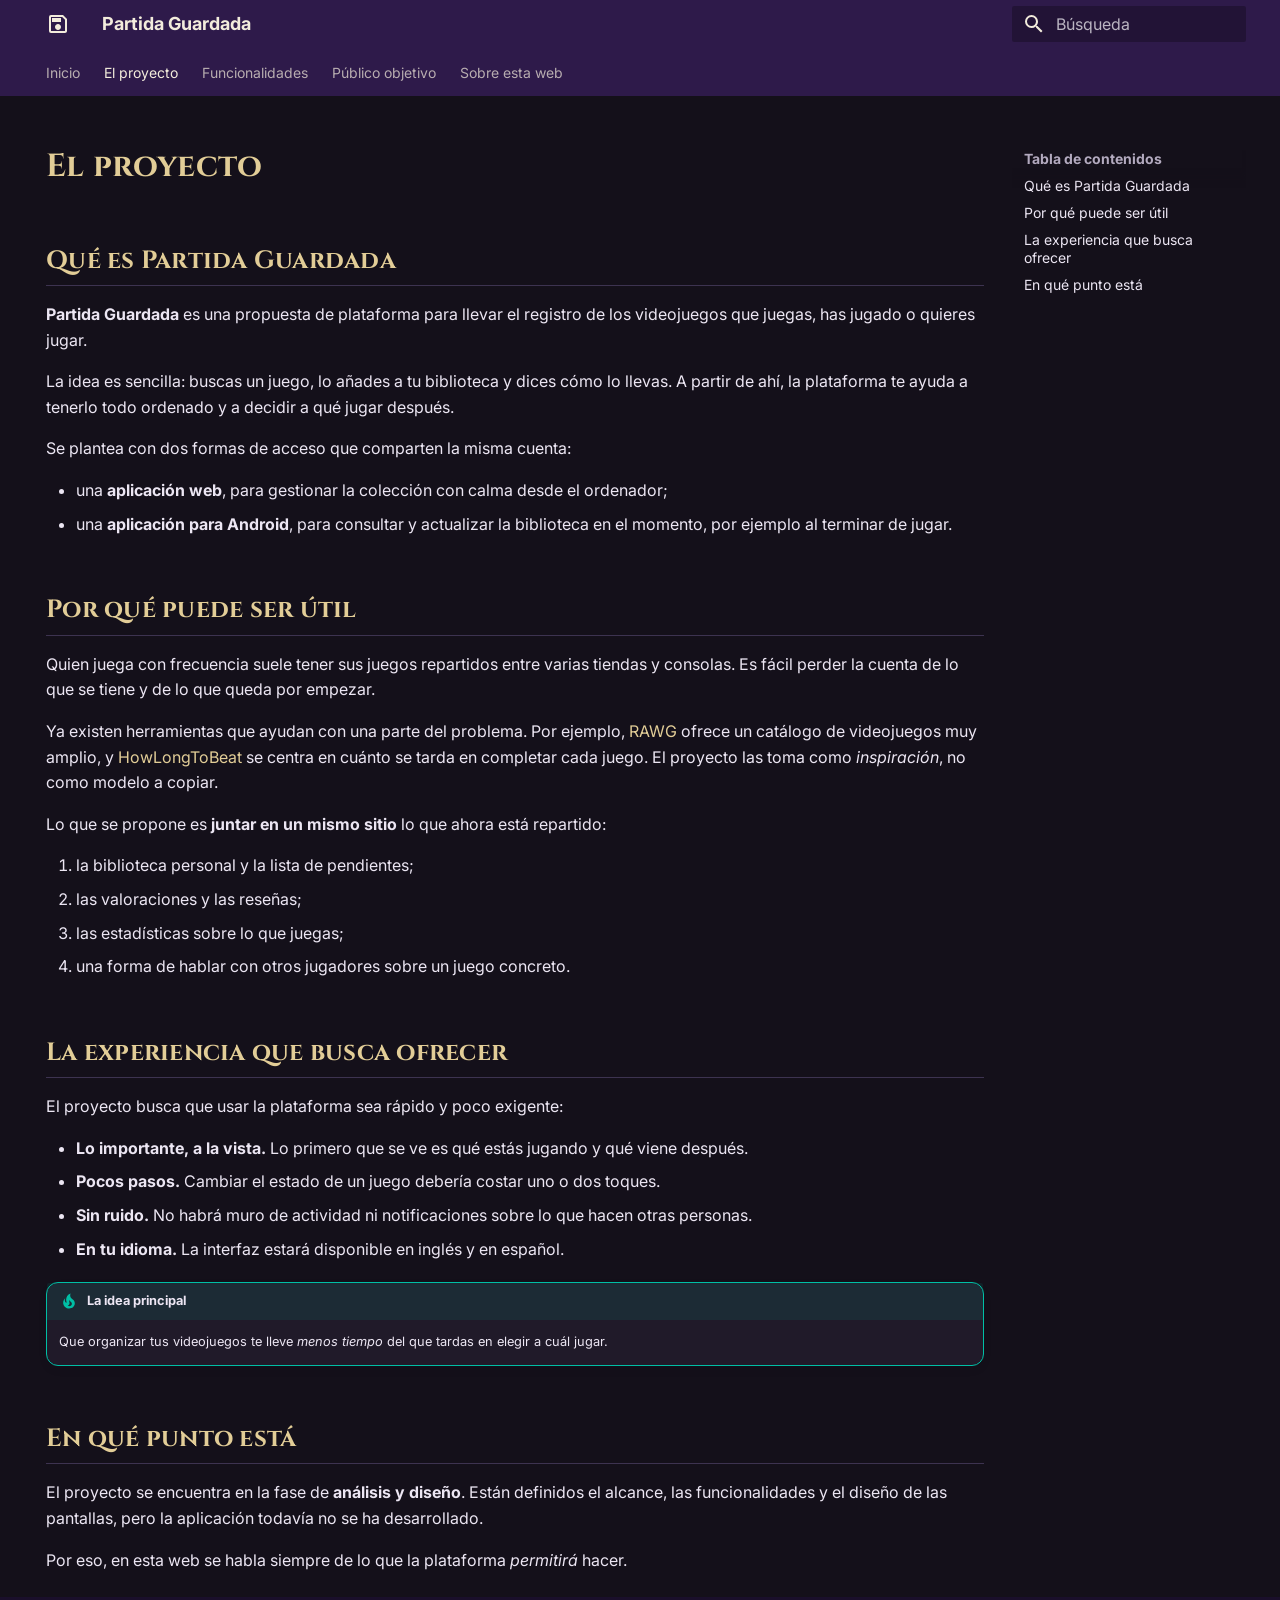
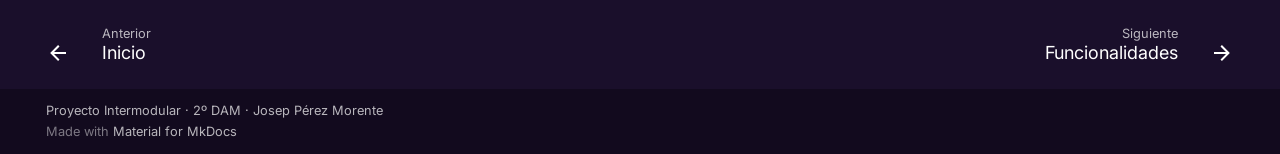
<file: site/proyecto/index.html>
<!doctype html>
<html lang="es" class="no-js">
  <head>
    
      <meta charset="utf-8">
      <meta name="viewport" content="width=device-width,initial-scale=1">
      
        <meta name="description" content="Presentación de Partida Guardada, una plataforma para organizar tu colección de videojuegos">
      
      
        <meta name="author" content="Josep Pérez Morente">
      
      
        <link rel="canonical" href="https://luciuss04.github.io/Partida_Guardada/proyecto/">
      
      
        <link rel="prev" href="..">
      
      
        <link rel="next" href="../funcionalidades/">
      
      
        
      
      
      <link rel="icon" href="../assets/images/favicon.png">
      <meta name="generator" content="mkdocs-1.6.1, mkdocs-material-9.7.7">
    
    
      
        <title>El proyecto - Partida Guardada</title>
      
    
    
      <link rel="stylesheet" href="../assets/stylesheets/main.ec1eaa64.min.css">
      
        
        <link rel="stylesheet" href="../assets/stylesheets/palette.ab4e12ef.min.css">
      
      


    
    
      
    
    
      
        
        
        <link rel="preconnect" href="https://fonts.gstatic.com" crossorigin>
        <link rel="stylesheet" href="https://fonts.googleapis.com/css?family=Inter:300,300i,400,400i,700,700i%7CJetBrains+Mono:400,400i,700,700i&display=fallback">
        <style>:root{--md-text-font:"Inter";--md-code-font:"JetBrains Mono"}</style>
      
    
    
      <link rel="stylesheet" href="../estilos/extra.css">
    
    <script>__md_scope=new URL("..",location),__md_hash=e=>[...e].reduce(((e,_)=>(e<<5)-e+_.charCodeAt(0)),0),__md_get=(e,_=localStorage,t=__md_scope)=>JSON.parse(_.getItem(t.pathname+"."+e)),__md_set=(e,_,t=localStorage,a=__md_scope)=>{try{t.setItem(a.pathname+"."+e,JSON.stringify(_))}catch(e){}}</script>
    
      

    
    
  </head>
  
  
    
    
    
    
    
    <body dir="ltr" data-md-color-scheme="slate" data-md-color-primary="custom" data-md-color-accent="custom">
  
    
    <input class="md-toggle" data-md-toggle="drawer" type="checkbox" id="__drawer" autocomplete="off">
    <input class="md-toggle" data-md-toggle="search" type="checkbox" id="__search" autocomplete="off">
    <label class="md-overlay" for="__drawer"></label>
    <div data-md-component="skip">
      
        
        <a href="#el-proyecto" class="md-skip">
          Saltar a contenido
        </a>
      
    </div>
    <div data-md-component="announce">
      
    </div>
    
    
      

<header class="md-header" data-md-component="header">
  <nav class="md-header__inner md-grid" aria-label="Cabecera">
    <a href=".." title="Partida Guardada" class="md-header__button md-logo" aria-label="Partida Guardada" data-md-component="logo">
      
  
  <svg xmlns="http://www.w3.org/2000/svg" viewBox="0 0 24 24"><path d="M17 3H5a2 2 0 0 0-2 2v14a2 2 0 0 0 2 2h14c1.1 0 2-.9 2-2V7zm2 16H5V5h11.17L19 7.83zm-7-7c-1.66 0-3 1.34-3 3s1.34 3 3 3 3-1.34 3-3-1.34-3-3-3M6 6h9v4H6z"/></svg>

    </a>
    <label class="md-header__button md-icon" for="__drawer">
      
      <svg xmlns="http://www.w3.org/2000/svg" viewBox="0 0 24 24"><path d="M3 6h18v2H3zm0 5h18v2H3zm0 5h18v2H3z"/></svg>
    </label>
    <div class="md-header__title" data-md-component="header-title">
      <div class="md-header__ellipsis">
        <div class="md-header__topic">
          <span class="md-ellipsis">
            Partida Guardada
          </span>
        </div>
        <div class="md-header__topic" data-md-component="header-topic">
          <span class="md-ellipsis">
            
              El proyecto
            
          </span>
        </div>
      </div>
    </div>
    
      
    
    
    
    
      
      
        <label class="md-header__button md-icon" for="__search">
          
          <svg xmlns="http://www.w3.org/2000/svg" viewBox="0 0 24 24"><path d="M9.5 3A6.5 6.5 0 0 1 16 9.5c0 1.61-.59 3.09-1.56 4.23l.27.27h.79l5 5-1.5 1.5-5-5v-.79l-.27-.27A6.52 6.52 0 0 1 9.5 16 6.5 6.5 0 0 1 3 9.5 6.5 6.5 0 0 1 9.5 3m0 2C7 5 5 7 5 9.5S7 14 9.5 14 14 12 14 9.5 12 5 9.5 5"/></svg>
        </label>
        <div class="md-search" data-md-component="search" role="dialog">
  <label class="md-search__overlay" for="__search"></label>
  <div class="md-search__inner" role="search">
    <form class="md-search__form" name="search">
      <input type="text" class="md-search__input" name="query" aria-label="Búsqueda" placeholder="Búsqueda" autocapitalize="off" autocorrect="off" autocomplete="off" spellcheck="false" data-md-component="search-query" required>
      <label class="md-search__icon md-icon" for="__search">
        
        <svg xmlns="http://www.w3.org/2000/svg" viewBox="0 0 24 24"><path d="M9.5 3A6.5 6.5 0 0 1 16 9.5c0 1.61-.59 3.09-1.56 4.23l.27.27h.79l5 5-1.5 1.5-5-5v-.79l-.27-.27A6.52 6.52 0 0 1 9.5 16 6.5 6.5 0 0 1 3 9.5 6.5 6.5 0 0 1 9.5 3m0 2C7 5 5 7 5 9.5S7 14 9.5 14 14 12 14 9.5 12 5 9.5 5"/></svg>
        
        <svg xmlns="http://www.w3.org/2000/svg" viewBox="0 0 24 24"><path d="M20 11v2H8l5.5 5.5-1.42 1.42L4.16 12l7.92-7.92L13.5 5.5 8 11z"/></svg>
      </label>
      <nav class="md-search__options" aria-label="Buscar">
        
        <button type="reset" class="md-search__icon md-icon" title="Limpiar" aria-label="Limpiar" tabindex="-1">
          
          <svg xmlns="http://www.w3.org/2000/svg" viewBox="0 0 24 24"><path d="M19 6.41 17.59 5 12 10.59 6.41 5 5 6.41 10.59 12 5 17.59 6.41 19 12 13.41 17.59 19 19 17.59 13.41 12z"/></svg>
        </button>
      </nav>
      
        <div class="md-search__suggest" data-md-component="search-suggest"></div>
      
    </form>
    <div class="md-search__output">
      <div class="md-search__scrollwrap" tabindex="0" data-md-scrollfix>
        <div class="md-search-result" data-md-component="search-result">
          <div class="md-search-result__meta">
            Inicializando búsqueda
          </div>
          <ol class="md-search-result__list" role="presentation"></ol>
        </div>
      </div>
    </div>
  </div>
</div>
      
    
    
  </nav>
  
</header>
    
    <div class="md-container" data-md-component="container">
      
      
        
          
            
<nav class="md-tabs" aria-label="Pestañas" data-md-component="tabs">
  <div class="md-grid">
    <ul class="md-tabs__list">
      
        
  
  
  
  
    <li class="md-tabs__item">
      <a href=".." class="md-tabs__link">
        
  
  
    
  
  Inicio

      </a>
    </li>
  

      
        
  
  
  
    
  
  
    <li class="md-tabs__item md-tabs__item--active">
      <a href="./" class="md-tabs__link">
        
  
  
    
  
  El proyecto

      </a>
    </li>
  

      
        
  
  
  
  
    <li class="md-tabs__item">
      <a href="../funcionalidades/" class="md-tabs__link">
        
  
  
    
  
  Funcionalidades

      </a>
    </li>
  

      
        
  
  
  
  
    <li class="md-tabs__item">
      <a href="../publico/" class="md-tabs__link">
        
  
  
    
  
  Público objetivo

      </a>
    </li>
  

      
        
  
  
  
  
    <li class="md-tabs__item">
      <a href="../sobre-esta-web/" class="md-tabs__link">
        
  
  
    
  
  Sobre esta web

      </a>
    </li>
  

      
    </ul>
  </div>
</nav>
          
        
      
      <main class="md-main" data-md-component="main">
        <div class="md-main__inner md-grid">
          
            
              
                
              
              <div class="md-sidebar md-sidebar--primary" data-md-component="sidebar" data-md-type="navigation" hidden>
                <div class="md-sidebar__scrollwrap">
                  <div class="md-sidebar__inner">
                    


  


<nav class="md-nav md-nav--primary md-nav--lifted" aria-label="Navegación" data-md-level="0">
  <label class="md-nav__title" for="__drawer">
    <a href=".." title="Partida Guardada" class="md-nav__button md-logo" aria-label="Partida Guardada" data-md-component="logo">
      
  
  <svg xmlns="http://www.w3.org/2000/svg" viewBox="0 0 24 24"><path d="M17 3H5a2 2 0 0 0-2 2v14a2 2 0 0 0 2 2h14c1.1 0 2-.9 2-2V7zm2 16H5V5h11.17L19 7.83zm-7-7c-1.66 0-3 1.34-3 3s1.34 3 3 3 3-1.34 3-3-1.34-3-3-3M6 6h9v4H6z"/></svg>

    </a>
    Partida Guardada
  </label>
  
  <ul class="md-nav__list" data-md-scrollfix>
    
      
      
  
  
  
  
    <li class="md-nav__item">
      <a href=".." class="md-nav__link">
        
  
  
  <span class="md-ellipsis">
    
  
    Inicio
  

    
  </span>
  
  

      </a>
    </li>
  

    
      
      
  
  
    
  
  
  
    <li class="md-nav__item md-nav__item--active">
      
      <input class="md-nav__toggle md-toggle" type="checkbox" id="__toc">
      
      
        
      
      
        <label class="md-nav__link md-nav__link--active" for="__toc">
          
  
  
  <span class="md-ellipsis">
    
  
    El proyecto
  

    
  </span>
  
  

          <span class="md-nav__icon md-icon"></span>
        </label>
      
      <a href="./" class="md-nav__link md-nav__link--active">
        
  
  
  <span class="md-ellipsis">
    
  
    El proyecto
  

    
  </span>
  
  

      </a>
      
        

<nav class="md-nav md-nav--secondary" aria-label="Tabla de contenidos">
  
  
  
    
  
  
    <label class="md-nav__title" for="__toc">
      <span class="md-nav__icon md-icon"></span>
      Tabla de contenidos
    </label>
    <ul class="md-nav__list" data-md-component="toc" data-md-scrollfix>
      
        <li class="md-nav__item">
  <a href="#que-es-partida-guardada" class="md-nav__link">
    <span class="md-ellipsis">
      
        Qué es Partida Guardada
      
    </span>
  </a>
  
</li>
      
        <li class="md-nav__item">
  <a href="#por-que-puede-ser-util" class="md-nav__link">
    <span class="md-ellipsis">
      
        Por qué puede ser útil
      
    </span>
  </a>
  
</li>
      
        <li class="md-nav__item">
  <a href="#la-experiencia-que-busca-ofrecer" class="md-nav__link">
    <span class="md-ellipsis">
      
        La experiencia que busca ofrecer
      
    </span>
  </a>
  
</li>
      
        <li class="md-nav__item">
  <a href="#en-que-punto-esta" class="md-nav__link">
    <span class="md-ellipsis">
      
        En qué punto está
      
    </span>
  </a>
  
</li>
      
    </ul>
  
</nav>
      
    </li>
  

    
      
      
  
  
  
  
    <li class="md-nav__item">
      <a href="../funcionalidades/" class="md-nav__link">
        
  
  
  <span class="md-ellipsis">
    
  
    Funcionalidades
  

    
  </span>
  
  

      </a>
    </li>
  

    
      
      
  
  
  
  
    <li class="md-nav__item">
      <a href="../publico/" class="md-nav__link">
        
  
  
  <span class="md-ellipsis">
    
  
    Público objetivo
  

    
  </span>
  
  

      </a>
    </li>
  

    
      
      
  
  
  
  
    <li class="md-nav__item">
      <a href="../sobre-esta-web/" class="md-nav__link">
        
  
  
  <span class="md-ellipsis">
    
  
    Sobre esta web
  

    
  </span>
  
  

      </a>
    </li>
  

    
  </ul>
</nav>
                  </div>
                </div>
              </div>
            
            
              
                
              
              <div class="md-sidebar md-sidebar--secondary" data-md-component="sidebar" data-md-type="toc" >
                <div class="md-sidebar__scrollwrap">
                  <div class="md-sidebar__inner">
                    

<nav class="md-nav md-nav--secondary" aria-label="Tabla de contenidos">
  
  
  
    
  
  
    <label class="md-nav__title" for="__toc">
      <span class="md-nav__icon md-icon"></span>
      Tabla de contenidos
    </label>
    <ul class="md-nav__list" data-md-component="toc" data-md-scrollfix>
      
        <li class="md-nav__item">
  <a href="#que-es-partida-guardada" class="md-nav__link">
    <span class="md-ellipsis">
      
        Qué es Partida Guardada
      
    </span>
  </a>
  
</li>
      
        <li class="md-nav__item">
  <a href="#por-que-puede-ser-util" class="md-nav__link">
    <span class="md-ellipsis">
      
        Por qué puede ser útil
      
    </span>
  </a>
  
</li>
      
        <li class="md-nav__item">
  <a href="#la-experiencia-que-busca-ofrecer" class="md-nav__link">
    <span class="md-ellipsis">
      
        La experiencia que busca ofrecer
      
    </span>
  </a>
  
</li>
      
        <li class="md-nav__item">
  <a href="#en-que-punto-esta" class="md-nav__link">
    <span class="md-ellipsis">
      
        En qué punto está
      
    </span>
  </a>
  
</li>
      
    </ul>
  
</nav>
                  </div>
                </div>
              </div>
            
          
          
            <div class="md-content" data-md-component="content">
              
              <article class="md-content__inner md-typeset">
                
                  
  




<h1 id="el-proyecto">El proyecto<a class="headerlink" href="#el-proyecto" title="Permanent link">&para;</a></h1>
<h2 id="que-es-partida-guardada">Qué es Partida Guardada<a class="headerlink" href="#que-es-partida-guardada" title="Permanent link">&para;</a></h2>
<p><strong>Partida Guardada</strong> es una propuesta de plataforma para llevar el registro de los videojuegos que juegas, has jugado o quieres jugar.</p>
<p>La idea es sencilla: buscas un juego, lo añades a tu biblioteca y dices cómo lo llevas. A partir de ahí, la plataforma te ayuda a tenerlo todo ordenado y a decidir a qué jugar después.</p>
<p>Se plantea con dos formas de acceso que comparten la misma cuenta:</p>
<ul>
<li>una <strong>aplicación web</strong>, para gestionar la colección con calma desde el ordenador;</li>
<li>una <strong>aplicación para Android</strong>, para consultar y actualizar la biblioteca en el momento, por ejemplo al terminar de jugar.</li>
</ul>
<h2 id="por-que-puede-ser-util">Por qué puede ser útil<a class="headerlink" href="#por-que-puede-ser-util" title="Permanent link">&para;</a></h2>
<p>Quien juega con frecuencia suele tener sus juegos repartidos entre varias tiendas y consolas. Es fácil perder la cuenta de lo que se tiene y de lo que queda por empezar.</p>
<p>Ya existen herramientas que ayudan con una parte del problema. Por ejemplo, <a href="https://rawg.io">RAWG</a> ofrece un catálogo de videojuegos muy amplio, y <a href="https://howlongtobeat.com">HowLongToBeat</a> se centra en cuánto se tarda en completar cada juego. El proyecto las toma como <em>inspiración</em>, no como modelo a copiar.</p>
<p>Lo que se propone es <strong>juntar en un mismo sitio</strong> lo que ahora está repartido:</p>
<ol>
<li>la biblioteca personal y la lista de pendientes;</li>
<li>las valoraciones y las reseñas;</li>
<li>las estadísticas sobre lo que juegas;</li>
<li>una forma de hablar con otros jugadores sobre un juego concreto.</li>
</ol>
<h2 id="la-experiencia-que-busca-ofrecer">La experiencia que busca ofrecer<a class="headerlink" href="#la-experiencia-que-busca-ofrecer" title="Permanent link">&para;</a></h2>
<p>El proyecto busca que usar la plataforma sea rápido y poco exigente:</p>
<ul>
<li><strong>Lo importante, a la vista.</strong> Lo primero que se ve es qué estás jugando y qué viene después.</li>
<li><strong>Pocos pasos.</strong> Cambiar el estado de un juego debería costar uno o dos toques.</li>
<li><strong>Sin ruido.</strong> No habrá muro de actividad ni notificaciones sobre lo que hacen otras personas.</li>
<li><strong>En tu idioma.</strong> La interfaz estará disponible en inglés y en español.</li>
</ul>
<div class="admonition tip">
<p class="admonition-title">La idea principal</p>
<p>Que organizar tus videojuegos te lleve <em>menos tiempo</em> del que tardas en elegir a cuál jugar.</p>
</div>
<h2 id="en-que-punto-esta">En qué punto está<a class="headerlink" href="#en-que-punto-esta" title="Permanent link">&para;</a></h2>
<p>El proyecto se encuentra en la fase de <strong>análisis y diseño</strong>. Están definidos el alcance, las funcionalidades y el diseño de las pantallas, pero la aplicación todavía no se ha desarrollado.</p>
<p>Por eso, en esta web se habla siempre de lo que la plataforma <em>permitirá</em> hacer.</p>







  
  




  



                
              </article>
            </div>
          
          
<script>var target=document.getElementById(location.hash.slice(1));target&&target.name&&(target.checked=target.name.startsWith("__tabbed_"))</script>
        </div>
        
          <button type="button" class="md-top md-icon" data-md-component="top" hidden>
  
  <svg xmlns="http://www.w3.org/2000/svg" viewBox="0 0 24 24"><path d="M13 20h-2V8l-5.5 5.5-1.42-1.42L12 4.16l7.92 7.92-1.42 1.42L13 8z"/></svg>
  Volver al principio
</button>
        
      </main>
      
        <footer class="md-footer">
  
    
      
        
      
      <nav class="md-footer__inner md-grid" aria-label="Pie" >
        
          
          <a href=".." class="md-footer__link md-footer__link--prev" aria-label="Anterior: Inicio">
            <div class="md-footer__button md-icon">
              
              <svg xmlns="http://www.w3.org/2000/svg" viewBox="0 0 24 24"><path d="M20 11v2H8l5.5 5.5-1.42 1.42L4.16 12l7.92-7.92L13.5 5.5 8 11z"/></svg>
            </div>
            <div class="md-footer__title">
              <span class="md-footer__direction">
                Anterior
              </span>
              <div class="md-ellipsis">
                Inicio
              </div>
            </div>
          </a>
        
        
          
          <a href="../funcionalidades/" class="md-footer__link md-footer__link--next" aria-label="Siguiente: Funcionalidades">
            <div class="md-footer__title">
              <span class="md-footer__direction">
                Siguiente
              </span>
              <div class="md-ellipsis">
                Funcionalidades
              </div>
            </div>
            <div class="md-footer__button md-icon">
              
              <svg xmlns="http://www.w3.org/2000/svg" viewBox="0 0 24 24"><path d="M4 11v2h12l-5.5 5.5 1.42 1.42L19.84 12l-7.92-7.92L10.5 5.5 16 11z"/></svg>
            </div>
          </a>
        
      </nav>
    
  
  <div class="md-footer-meta md-typeset">
    <div class="md-footer-meta__inner md-grid">
      <div class="md-copyright">
  
    <div class="md-copyright__highlight">
      Proyecto Intermodular · 2º DAM · Josep Pérez Morente
    </div>
  
  
    Made with
    <a href="https://squidfunk.github.io/mkdocs-material/" target="_blank" rel="noopener">
      Material for MkDocs
    </a>
  
</div>
      
    </div>
  </div>
</footer>
      
    </div>
    <div class="md-dialog" data-md-component="dialog">
      <div class="md-dialog__inner md-typeset"></div>
    </div>
    
    
    
      
      
      <script id="__config" type="application/json">{"annotate": null, "base": "..", "features": ["navigation.tabs", "navigation.top", "navigation.footer", "toc.follow", "search.suggest", "search.highlight", "content.code.copy"], "search": "../assets/javascripts/workers/search.2c215733.min.js", "tags": null, "translations": {"clipboard.copied": "Copiado al portapapeles", "clipboard.copy": "Copiar al portapapeles", "search.result.more.one": "1 m\u00e1s en esta p\u00e1gina", "search.result.more.other": "# m\u00e1s en esta p\u00e1gina", "search.result.none": "No se encontraron documentos", "search.result.one": "1 documento encontrado", "search.result.other": "# documentos encontrados", "search.result.placeholder": "Teclee para comenzar b\u00fasqueda", "search.result.term.missing": "Falta", "select.version": "Seleccionar versi\u00f3n"}, "version": null}</script>
    
    
      <script src="../assets/javascripts/bundle.d7400e89.min.js"></script>
      
    
  </body>
</html>
</file>
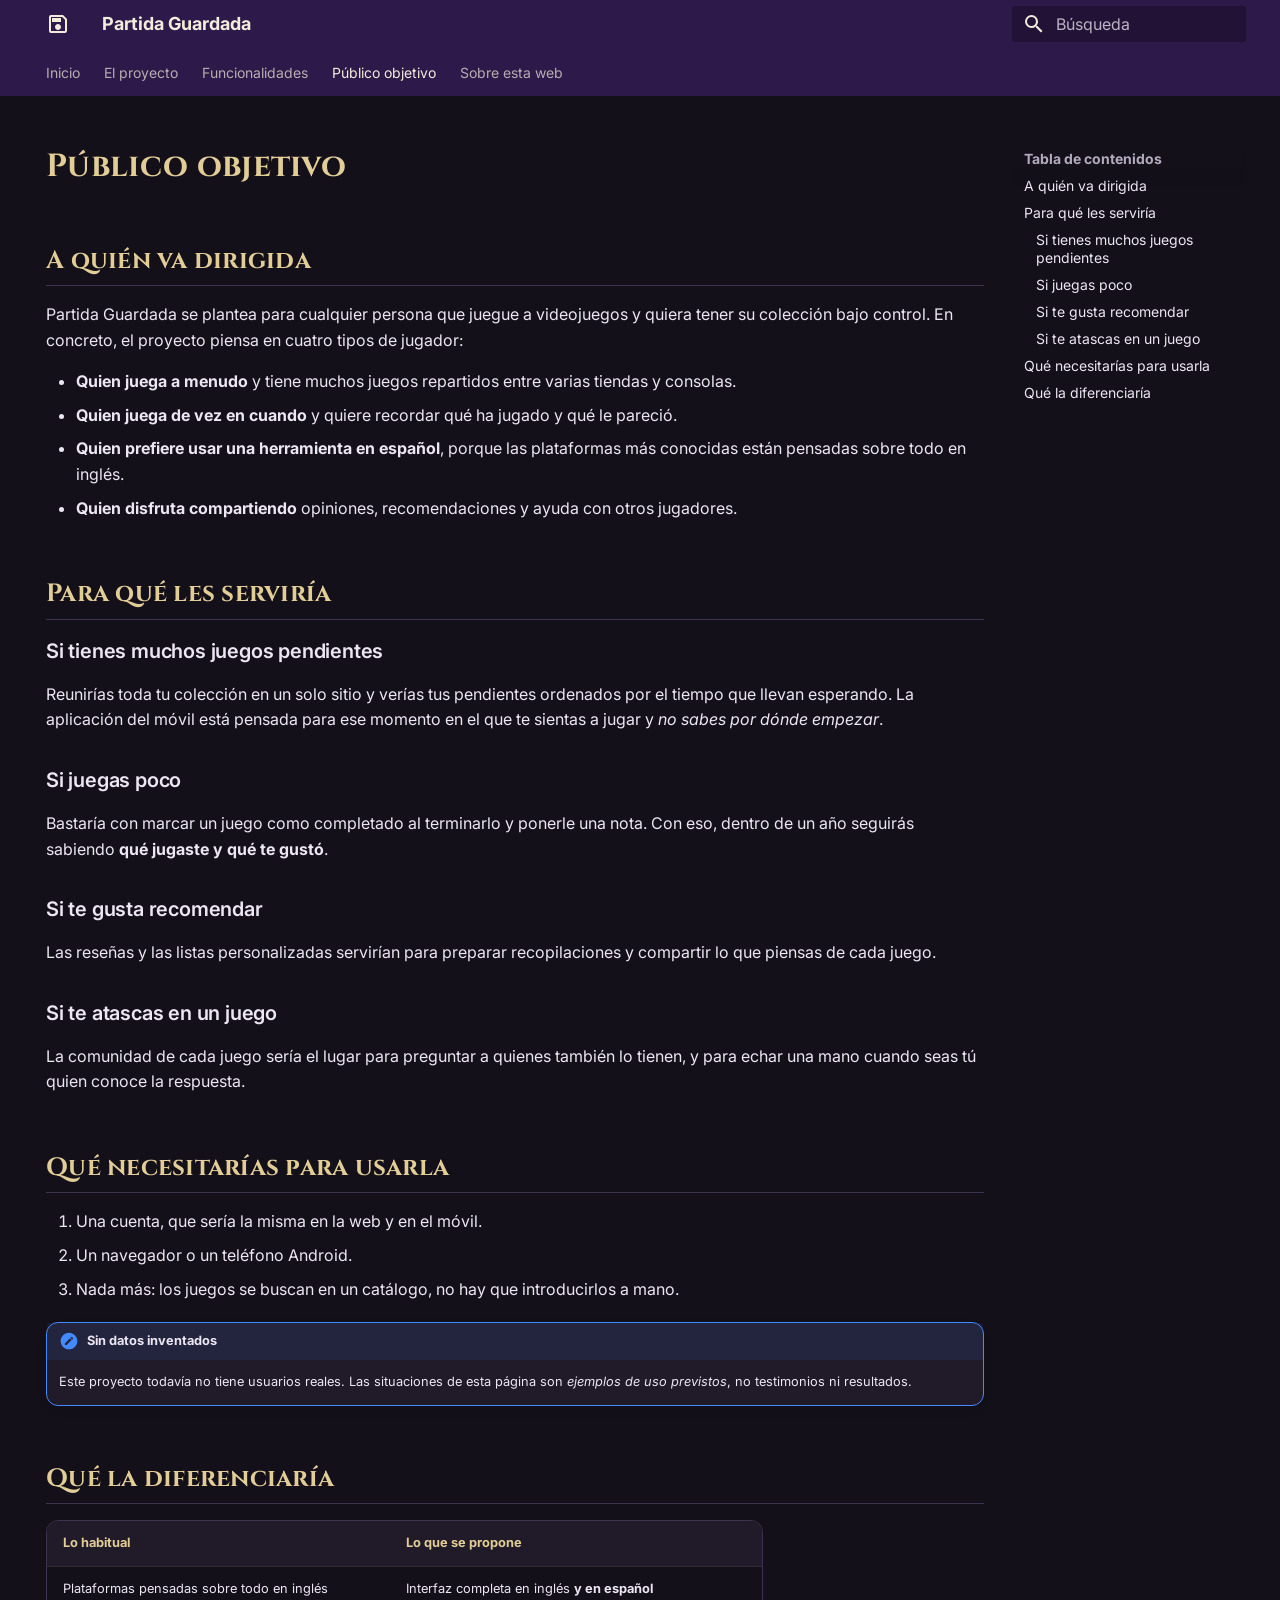
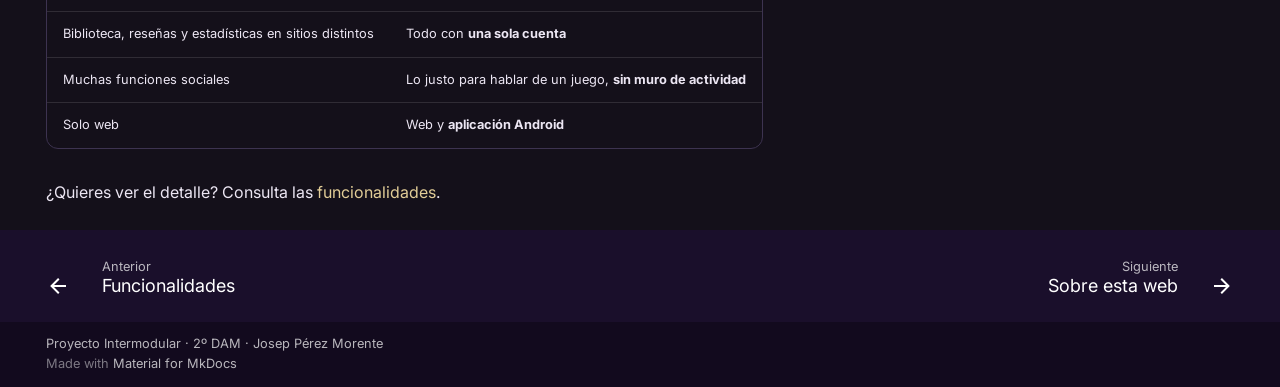
<file: site/publico/index.html>
<!doctype html>
<html lang="es" class="no-js">
  <head>
    
      <meta charset="utf-8">
      <meta name="viewport" content="width=device-width,initial-scale=1">
      
        <meta name="description" content="Presentación de Partida Guardada, una plataforma para organizar tu colección de videojuegos">
      
      
        <meta name="author" content="Josep Pérez Morente">
      
      
        <link rel="canonical" href="https://luciuss04.github.io/Partida_Guardada/publico/">
      
      
        <link rel="prev" href="../funcionalidades/">
      
      
        <link rel="next" href="../sobre-esta-web/">
      
      
        
      
      
      <link rel="icon" href="../assets/images/favicon.png">
      <meta name="generator" content="mkdocs-1.6.1, mkdocs-material-9.7.7">
    
    
      
        <title>Público objetivo - Partida Guardada</title>
      
    
    
      <link rel="stylesheet" href="../assets/stylesheets/main.ec1eaa64.min.css">
      
        
        <link rel="stylesheet" href="../assets/stylesheets/palette.ab4e12ef.min.css">
      
      


    
    
      
    
    
      
        
        
        <link rel="preconnect" href="https://fonts.gstatic.com" crossorigin>
        <link rel="stylesheet" href="https://fonts.googleapis.com/css?family=Inter:300,300i,400,400i,700,700i%7CJetBrains+Mono:400,400i,700,700i&display=fallback">
        <style>:root{--md-text-font:"Inter";--md-code-font:"JetBrains Mono"}</style>
      
    
    
      <link rel="stylesheet" href="../estilos/extra.css">
    
    <script>__md_scope=new URL("..",location),__md_hash=e=>[...e].reduce(((e,_)=>(e<<5)-e+_.charCodeAt(0)),0),__md_get=(e,_=localStorage,t=__md_scope)=>JSON.parse(_.getItem(t.pathname+"."+e)),__md_set=(e,_,t=localStorage,a=__md_scope)=>{try{t.setItem(a.pathname+"."+e,JSON.stringify(_))}catch(e){}}</script>
    
      

    
    
  </head>
  
  
    
    
    
    
    
    <body dir="ltr" data-md-color-scheme="slate" data-md-color-primary="custom" data-md-color-accent="custom">
  
    
    <input class="md-toggle" data-md-toggle="drawer" type="checkbox" id="__drawer" autocomplete="off">
    <input class="md-toggle" data-md-toggle="search" type="checkbox" id="__search" autocomplete="off">
    <label class="md-overlay" for="__drawer"></label>
    <div data-md-component="skip">
      
        
        <a href="#publico-objetivo" class="md-skip">
          Saltar a contenido
        </a>
      
    </div>
    <div data-md-component="announce">
      
    </div>
    
    
      

<header class="md-header" data-md-component="header">
  <nav class="md-header__inner md-grid" aria-label="Cabecera">
    <a href=".." title="Partida Guardada" class="md-header__button md-logo" aria-label="Partida Guardada" data-md-component="logo">
      
  
  <svg xmlns="http://www.w3.org/2000/svg" viewBox="0 0 24 24"><path d="M17 3H5a2 2 0 0 0-2 2v14a2 2 0 0 0 2 2h14c1.1 0 2-.9 2-2V7zm2 16H5V5h11.17L19 7.83zm-7-7c-1.66 0-3 1.34-3 3s1.34 3 3 3 3-1.34 3-3-1.34-3-3-3M6 6h9v4H6z"/></svg>

    </a>
    <label class="md-header__button md-icon" for="__drawer">
      
      <svg xmlns="http://www.w3.org/2000/svg" viewBox="0 0 24 24"><path d="M3 6h18v2H3zm0 5h18v2H3zm0 5h18v2H3z"/></svg>
    </label>
    <div class="md-header__title" data-md-component="header-title">
      <div class="md-header__ellipsis">
        <div class="md-header__topic">
          <span class="md-ellipsis">
            Partida Guardada
          </span>
        </div>
        <div class="md-header__topic" data-md-component="header-topic">
          <span class="md-ellipsis">
            
              Público objetivo
            
          </span>
        </div>
      </div>
    </div>
    
      
    
    
    
    
      
      
        <label class="md-header__button md-icon" for="__search">
          
          <svg xmlns="http://www.w3.org/2000/svg" viewBox="0 0 24 24"><path d="M9.5 3A6.5 6.5 0 0 1 16 9.5c0 1.61-.59 3.09-1.56 4.23l.27.27h.79l5 5-1.5 1.5-5-5v-.79l-.27-.27A6.52 6.52 0 0 1 9.5 16 6.5 6.5 0 0 1 3 9.5 6.5 6.5 0 0 1 9.5 3m0 2C7 5 5 7 5 9.5S7 14 9.5 14 14 12 14 9.5 12 5 9.5 5"/></svg>
        </label>
        <div class="md-search" data-md-component="search" role="dialog">
  <label class="md-search__overlay" for="__search"></label>
  <div class="md-search__inner" role="search">
    <form class="md-search__form" name="search">
      <input type="text" class="md-search__input" name="query" aria-label="Búsqueda" placeholder="Búsqueda" autocapitalize="off" autocorrect="off" autocomplete="off" spellcheck="false" data-md-component="search-query" required>
      <label class="md-search__icon md-icon" for="__search">
        
        <svg xmlns="http://www.w3.org/2000/svg" viewBox="0 0 24 24"><path d="M9.5 3A6.5 6.5 0 0 1 16 9.5c0 1.61-.59 3.09-1.56 4.23l.27.27h.79l5 5-1.5 1.5-5-5v-.79l-.27-.27A6.52 6.52 0 0 1 9.5 16 6.5 6.5 0 0 1 3 9.5 6.5 6.5 0 0 1 9.5 3m0 2C7 5 5 7 5 9.5S7 14 9.5 14 14 12 14 9.5 12 5 9.5 5"/></svg>
        
        <svg xmlns="http://www.w3.org/2000/svg" viewBox="0 0 24 24"><path d="M20 11v2H8l5.5 5.5-1.42 1.42L4.16 12l7.92-7.92L13.5 5.5 8 11z"/></svg>
      </label>
      <nav class="md-search__options" aria-label="Buscar">
        
        <button type="reset" class="md-search__icon md-icon" title="Limpiar" aria-label="Limpiar" tabindex="-1">
          
          <svg xmlns="http://www.w3.org/2000/svg" viewBox="0 0 24 24"><path d="M19 6.41 17.59 5 12 10.59 6.41 5 5 6.41 10.59 12 5 17.59 6.41 19 12 13.41 17.59 19 19 17.59 13.41 12z"/></svg>
        </button>
      </nav>
      
        <div class="md-search__suggest" data-md-component="search-suggest"></div>
      
    </form>
    <div class="md-search__output">
      <div class="md-search__scrollwrap" tabindex="0" data-md-scrollfix>
        <div class="md-search-result" data-md-component="search-result">
          <div class="md-search-result__meta">
            Inicializando búsqueda
          </div>
          <ol class="md-search-result__list" role="presentation"></ol>
        </div>
      </div>
    </div>
  </div>
</div>
      
    
    
  </nav>
  
</header>
    
    <div class="md-container" data-md-component="container">
      
      
        
          
            
<nav class="md-tabs" aria-label="Pestañas" data-md-component="tabs">
  <div class="md-grid">
    <ul class="md-tabs__list">
      
        
  
  
  
  
    <li class="md-tabs__item">
      <a href=".." class="md-tabs__link">
        
  
  
    
  
  Inicio

      </a>
    </li>
  

      
        
  
  
  
  
    <li class="md-tabs__item">
      <a href="../proyecto/" class="md-tabs__link">
        
  
  
    
  
  El proyecto

      </a>
    </li>
  

      
        
  
  
  
  
    <li class="md-tabs__item">
      <a href="../funcionalidades/" class="md-tabs__link">
        
  
  
    
  
  Funcionalidades

      </a>
    </li>
  

      
        
  
  
  
    
  
  
    <li class="md-tabs__item md-tabs__item--active">
      <a href="./" class="md-tabs__link">
        
  
  
    
  
  Público objetivo

      </a>
    </li>
  

      
        
  
  
  
  
    <li class="md-tabs__item">
      <a href="../sobre-esta-web/" class="md-tabs__link">
        
  
  
    
  
  Sobre esta web

      </a>
    </li>
  

      
    </ul>
  </div>
</nav>
          
        
      
      <main class="md-main" data-md-component="main">
        <div class="md-main__inner md-grid">
          
            
              
                
              
              <div class="md-sidebar md-sidebar--primary" data-md-component="sidebar" data-md-type="navigation" hidden>
                <div class="md-sidebar__scrollwrap">
                  <div class="md-sidebar__inner">
                    


  


<nav class="md-nav md-nav--primary md-nav--lifted" aria-label="Navegación" data-md-level="0">
  <label class="md-nav__title" for="__drawer">
    <a href=".." title="Partida Guardada" class="md-nav__button md-logo" aria-label="Partida Guardada" data-md-component="logo">
      
  
  <svg xmlns="http://www.w3.org/2000/svg" viewBox="0 0 24 24"><path d="M17 3H5a2 2 0 0 0-2 2v14a2 2 0 0 0 2 2h14c1.1 0 2-.9 2-2V7zm2 16H5V5h11.17L19 7.83zm-7-7c-1.66 0-3 1.34-3 3s1.34 3 3 3 3-1.34 3-3-1.34-3-3-3M6 6h9v4H6z"/></svg>

    </a>
    Partida Guardada
  </label>
  
  <ul class="md-nav__list" data-md-scrollfix>
    
      
      
  
  
  
  
    <li class="md-nav__item">
      <a href=".." class="md-nav__link">
        
  
  
  <span class="md-ellipsis">
    
  
    Inicio
  

    
  </span>
  
  

      </a>
    </li>
  

    
      
      
  
  
  
  
    <li class="md-nav__item">
      <a href="../proyecto/" class="md-nav__link">
        
  
  
  <span class="md-ellipsis">
    
  
    El proyecto
  

    
  </span>
  
  

      </a>
    </li>
  

    
      
      
  
  
  
  
    <li class="md-nav__item">
      <a href="../funcionalidades/" class="md-nav__link">
        
  
  
  <span class="md-ellipsis">
    
  
    Funcionalidades
  

    
  </span>
  
  

      </a>
    </li>
  

    
      
      
  
  
    
  
  
  
    <li class="md-nav__item md-nav__item--active">
      
      <input class="md-nav__toggle md-toggle" type="checkbox" id="__toc">
      
      
        
      
      
        <label class="md-nav__link md-nav__link--active" for="__toc">
          
  
  
  <span class="md-ellipsis">
    
  
    Público objetivo
  

    
  </span>
  
  

          <span class="md-nav__icon md-icon"></span>
        </label>
      
      <a href="./" class="md-nav__link md-nav__link--active">
        
  
  
  <span class="md-ellipsis">
    
  
    Público objetivo
  

    
  </span>
  
  

      </a>
      
        

<nav class="md-nav md-nav--secondary" aria-label="Tabla de contenidos">
  
  
  
    
  
  
    <label class="md-nav__title" for="__toc">
      <span class="md-nav__icon md-icon"></span>
      Tabla de contenidos
    </label>
    <ul class="md-nav__list" data-md-component="toc" data-md-scrollfix>
      
        <li class="md-nav__item">
  <a href="#a-quien-va-dirigida" class="md-nav__link">
    <span class="md-ellipsis">
      
        A quién va dirigida
      
    </span>
  </a>
  
</li>
      
        <li class="md-nav__item">
  <a href="#para-que-les-serviria" class="md-nav__link">
    <span class="md-ellipsis">
      
        Para qué les serviría
      
    </span>
  </a>
  
    <nav class="md-nav" aria-label="Para qué les serviría">
      <ul class="md-nav__list">
        
          <li class="md-nav__item">
  <a href="#si-tienes-muchos-juegos-pendientes" class="md-nav__link">
    <span class="md-ellipsis">
      
        Si tienes muchos juegos pendientes
      
    </span>
  </a>
  
</li>
        
          <li class="md-nav__item">
  <a href="#si-juegas-poco" class="md-nav__link">
    <span class="md-ellipsis">
      
        Si juegas poco
      
    </span>
  </a>
  
</li>
        
          <li class="md-nav__item">
  <a href="#si-te-gusta-recomendar" class="md-nav__link">
    <span class="md-ellipsis">
      
        Si te gusta recomendar
      
    </span>
  </a>
  
</li>
        
          <li class="md-nav__item">
  <a href="#si-te-atascas-en-un-juego" class="md-nav__link">
    <span class="md-ellipsis">
      
        Si te atascas en un juego
      
    </span>
  </a>
  
</li>
        
      </ul>
    </nav>
  
</li>
      
        <li class="md-nav__item">
  <a href="#que-necesitarias-para-usarla" class="md-nav__link">
    <span class="md-ellipsis">
      
        Qué necesitarías para usarla
      
    </span>
  </a>
  
</li>
      
        <li class="md-nav__item">
  <a href="#que-la-diferenciaria" class="md-nav__link">
    <span class="md-ellipsis">
      
        Qué la diferenciaría
      
    </span>
  </a>
  
</li>
      
    </ul>
  
</nav>
      
    </li>
  

    
      
      
  
  
  
  
    <li class="md-nav__item">
      <a href="../sobre-esta-web/" class="md-nav__link">
        
  
  
  <span class="md-ellipsis">
    
  
    Sobre esta web
  

    
  </span>
  
  

      </a>
    </li>
  

    
  </ul>
</nav>
                  </div>
                </div>
              </div>
            
            
              
                
              
              <div class="md-sidebar md-sidebar--secondary" data-md-component="sidebar" data-md-type="toc" >
                <div class="md-sidebar__scrollwrap">
                  <div class="md-sidebar__inner">
                    

<nav class="md-nav md-nav--secondary" aria-label="Tabla de contenidos">
  
  
  
    
  
  
    <label class="md-nav__title" for="__toc">
      <span class="md-nav__icon md-icon"></span>
      Tabla de contenidos
    </label>
    <ul class="md-nav__list" data-md-component="toc" data-md-scrollfix>
      
        <li class="md-nav__item">
  <a href="#a-quien-va-dirigida" class="md-nav__link">
    <span class="md-ellipsis">
      
        A quién va dirigida
      
    </span>
  </a>
  
</li>
      
        <li class="md-nav__item">
  <a href="#para-que-les-serviria" class="md-nav__link">
    <span class="md-ellipsis">
      
        Para qué les serviría
      
    </span>
  </a>
  
    <nav class="md-nav" aria-label="Para qué les serviría">
      <ul class="md-nav__list">
        
          <li class="md-nav__item">
  <a href="#si-tienes-muchos-juegos-pendientes" class="md-nav__link">
    <span class="md-ellipsis">
      
        Si tienes muchos juegos pendientes
      
    </span>
  </a>
  
</li>
        
          <li class="md-nav__item">
  <a href="#si-juegas-poco" class="md-nav__link">
    <span class="md-ellipsis">
      
        Si juegas poco
      
    </span>
  </a>
  
</li>
        
          <li class="md-nav__item">
  <a href="#si-te-gusta-recomendar" class="md-nav__link">
    <span class="md-ellipsis">
      
        Si te gusta recomendar
      
    </span>
  </a>
  
</li>
        
          <li class="md-nav__item">
  <a href="#si-te-atascas-en-un-juego" class="md-nav__link">
    <span class="md-ellipsis">
      
        Si te atascas en un juego
      
    </span>
  </a>
  
</li>
        
      </ul>
    </nav>
  
</li>
      
        <li class="md-nav__item">
  <a href="#que-necesitarias-para-usarla" class="md-nav__link">
    <span class="md-ellipsis">
      
        Qué necesitarías para usarla
      
    </span>
  </a>
  
</li>
      
        <li class="md-nav__item">
  <a href="#que-la-diferenciaria" class="md-nav__link">
    <span class="md-ellipsis">
      
        Qué la diferenciaría
      
    </span>
  </a>
  
</li>
      
    </ul>
  
</nav>
                  </div>
                </div>
              </div>
            
          
          
            <div class="md-content" data-md-component="content">
              
              <article class="md-content__inner md-typeset">
                
                  
  




<h1 id="publico-objetivo">Público objetivo<a class="headerlink" href="#publico-objetivo" title="Permanent link">&para;</a></h1>
<h2 id="a-quien-va-dirigida">A quién va dirigida<a class="headerlink" href="#a-quien-va-dirigida" title="Permanent link">&para;</a></h2>
<p>Partida Guardada se plantea para cualquier persona que juegue a videojuegos y quiera tener su colección bajo control. En concreto, el proyecto piensa en cuatro tipos de jugador:</p>
<ul>
<li><strong>Quien juega a menudo</strong> y tiene muchos juegos repartidos entre varias tiendas y consolas.</li>
<li><strong>Quien juega de vez en cuando</strong> y quiere recordar qué ha jugado y qué le pareció.</li>
<li><strong>Quien prefiere usar una herramienta en español</strong>, porque las plataformas más conocidas están pensadas sobre todo en inglés.</li>
<li><strong>Quien disfruta compartiendo</strong> opiniones, recomendaciones y ayuda con otros jugadores.</li>
</ul>
<h2 id="para-que-les-serviria">Para qué les serviría<a class="headerlink" href="#para-que-les-serviria" title="Permanent link">&para;</a></h2>
<h3 id="si-tienes-muchos-juegos-pendientes">Si tienes muchos juegos pendientes<a class="headerlink" href="#si-tienes-muchos-juegos-pendientes" title="Permanent link">&para;</a></h3>
<p>Reunirías toda tu colección en un solo sitio y verías tus pendientes ordenados por el tiempo que llevan esperando. La aplicación del móvil está pensada para ese momento en el que te sientas a jugar y <em>no sabes por dónde empezar</em>.</p>
<h3 id="si-juegas-poco">Si juegas poco<a class="headerlink" href="#si-juegas-poco" title="Permanent link">&para;</a></h3>
<p>Bastaría con marcar un juego como completado al terminarlo y ponerle una nota. Con eso, dentro de un año seguirás sabiendo <strong>qué jugaste y qué te gustó</strong>.</p>
<h3 id="si-te-gusta-recomendar">Si te gusta recomendar<a class="headerlink" href="#si-te-gusta-recomendar" title="Permanent link">&para;</a></h3>
<p>Las reseñas y las listas personalizadas servirían para preparar recopilaciones y compartir lo que piensas de cada juego.</p>
<h3 id="si-te-atascas-en-un-juego">Si te atascas en un juego<a class="headerlink" href="#si-te-atascas-en-un-juego" title="Permanent link">&para;</a></h3>
<p>La comunidad de cada juego sería el lugar para preguntar a quienes también lo tienen, y para echar una mano cuando seas tú quien conoce la respuesta.</p>
<h2 id="que-necesitarias-para-usarla">Qué necesitarías para usarla<a class="headerlink" href="#que-necesitarias-para-usarla" title="Permanent link">&para;</a></h2>
<ol>
<li>Una cuenta, que sería la misma en la web y en el móvil.</li>
<li>Un navegador o un teléfono Android.</li>
<li>Nada más: los juegos se buscan en un catálogo, no hay que introducirlos a mano.</li>
</ol>
<div class="admonition note">
<p class="admonition-title">Sin datos inventados</p>
<p>Este proyecto todavía no tiene usuarios reales. Las situaciones de esta página son <em>ejemplos de uso previstos</em>, no testimonios ni resultados.</p>
</div>
<h2 id="que-la-diferenciaria">Qué la diferenciaría<a class="headerlink" href="#que-la-diferenciaria" title="Permanent link">&para;</a></h2>
<table>
<thead>
<tr>
<th>Lo habitual</th>
<th>Lo que se propone</th>
</tr>
</thead>
<tbody>
<tr>
<td>Plataformas pensadas sobre todo en inglés</td>
<td>Interfaz completa en inglés <strong>y en español</strong></td>
</tr>
<tr>
<td>Biblioteca, reseñas y estadísticas en sitios distintos</td>
<td>Todo con <strong>una sola cuenta</strong></td>
</tr>
<tr>
<td>Muchas funciones sociales</td>
<td>Lo justo para hablar de un juego, <strong>sin muro de actividad</strong></td>
</tr>
<tr>
<td>Solo web</td>
<td>Web y <strong>aplicación Android</strong></td>
</tr>
</tbody>
</table>
<p>¿Quieres ver el detalle? Consulta las <a href="../funcionalidades/">funcionalidades</a>.</p>







  
  




  



                
              </article>
            </div>
          
          
<script>var target=document.getElementById(location.hash.slice(1));target&&target.name&&(target.checked=target.name.startsWith("__tabbed_"))</script>
        </div>
        
          <button type="button" class="md-top md-icon" data-md-component="top" hidden>
  
  <svg xmlns="http://www.w3.org/2000/svg" viewBox="0 0 24 24"><path d="M13 20h-2V8l-5.5 5.5-1.42-1.42L12 4.16l7.92 7.92-1.42 1.42L13 8z"/></svg>
  Volver al principio
</button>
        
      </main>
      
        <footer class="md-footer">
  
    
      
        
      
      <nav class="md-footer__inner md-grid" aria-label="Pie" >
        
          
          <a href="../funcionalidades/" class="md-footer__link md-footer__link--prev" aria-label="Anterior: Funcionalidades">
            <div class="md-footer__button md-icon">
              
              <svg xmlns="http://www.w3.org/2000/svg" viewBox="0 0 24 24"><path d="M20 11v2H8l5.5 5.5-1.42 1.42L4.16 12l7.92-7.92L13.5 5.5 8 11z"/></svg>
            </div>
            <div class="md-footer__title">
              <span class="md-footer__direction">
                Anterior
              </span>
              <div class="md-ellipsis">
                Funcionalidades
              </div>
            </div>
          </a>
        
        
          
          <a href="../sobre-esta-web/" class="md-footer__link md-footer__link--next" aria-label="Siguiente: Sobre esta web">
            <div class="md-footer__title">
              <span class="md-footer__direction">
                Siguiente
              </span>
              <div class="md-ellipsis">
                Sobre esta web
              </div>
            </div>
            <div class="md-footer__button md-icon">
              
              <svg xmlns="http://www.w3.org/2000/svg" viewBox="0 0 24 24"><path d="M4 11v2h12l-5.5 5.5 1.42 1.42L19.84 12l-7.92-7.92L10.5 5.5 16 11z"/></svg>
            </div>
          </a>
        
      </nav>
    
  
  <div class="md-footer-meta md-typeset">
    <div class="md-footer-meta__inner md-grid">
      <div class="md-copyright">
  
    <div class="md-copyright__highlight">
      Proyecto Intermodular · 2º DAM · Josep Pérez Morente
    </div>
  
  
    Made with
    <a href="https://squidfunk.github.io/mkdocs-material/" target="_blank" rel="noopener">
      Material for MkDocs
    </a>
  
</div>
      
    </div>
  </div>
</footer>
      
    </div>
    <div class="md-dialog" data-md-component="dialog">
      <div class="md-dialog__inner md-typeset"></div>
    </div>
    
    
    
      
      
      <script id="__config" type="application/json">{"annotate": null, "base": "..", "features": ["navigation.tabs", "navigation.top", "navigation.footer", "toc.follow", "search.suggest", "search.highlight", "content.code.copy"], "search": "../assets/javascripts/workers/search.2c215733.min.js", "tags": null, "translations": {"clipboard.copied": "Copiado al portapapeles", "clipboard.copy": "Copiar al portapapeles", "search.result.more.one": "1 m\u00e1s en esta p\u00e1gina", "search.result.more.other": "# m\u00e1s en esta p\u00e1gina", "search.result.none": "No se encontraron documentos", "search.result.one": "1 documento encontrado", "search.result.other": "# documentos encontrados", "search.result.placeholder": "Teclee para comenzar b\u00fasqueda", "search.result.term.missing": "Falta", "select.version": "Seleccionar versi\u00f3n"}, "version": null}</script>
    
    
      <script src="../assets/javascripts/bundle.d7400e89.min.js"></script>
      
    
  </body>
</html>
</file>
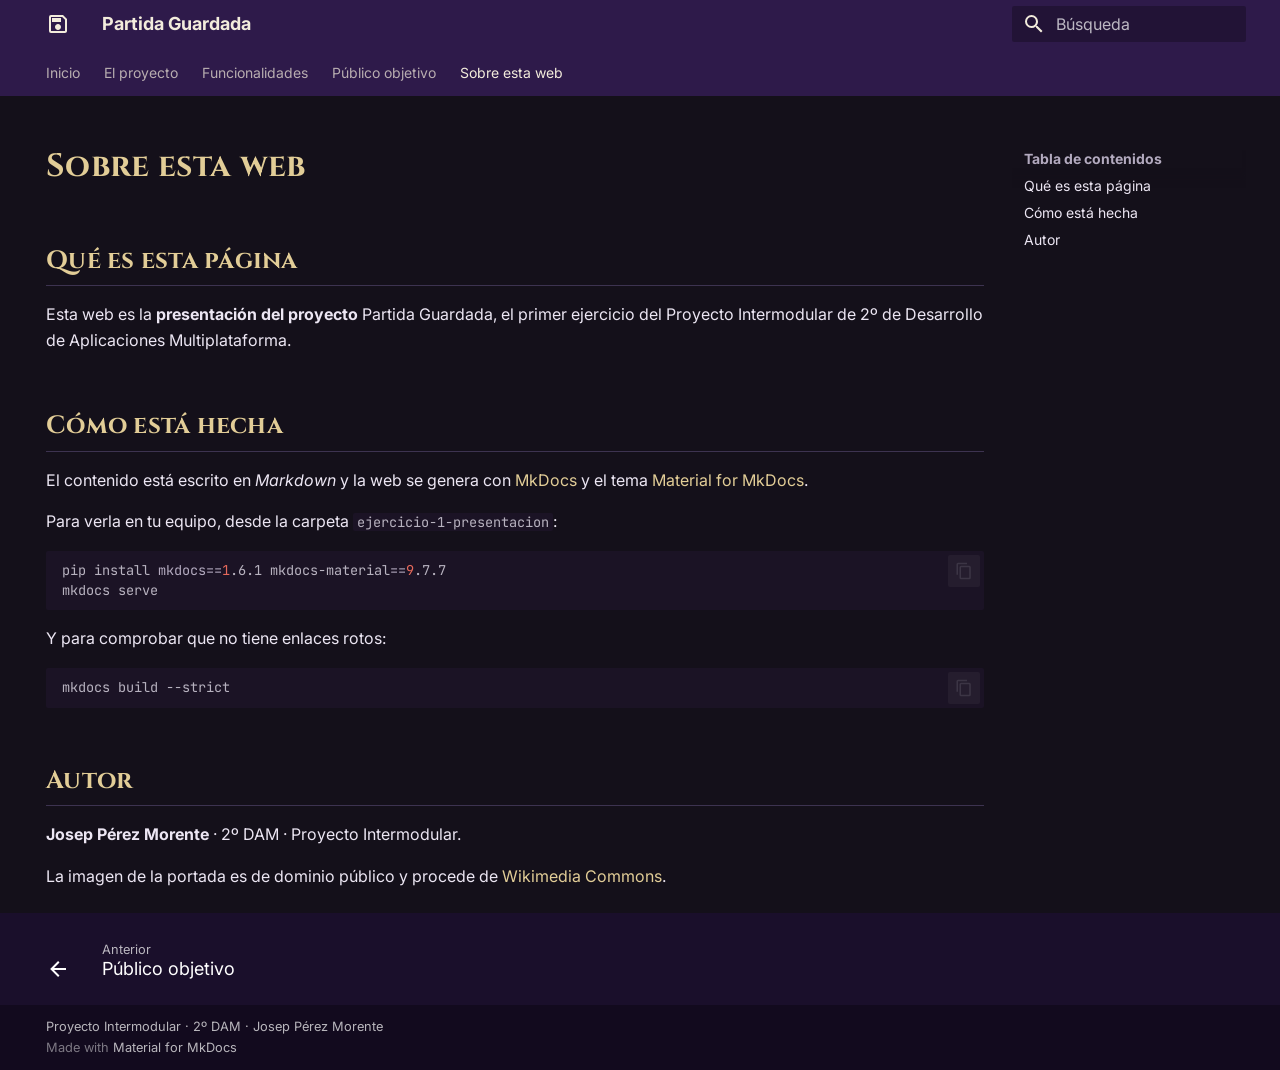
<file: site/sobre-esta-web/index.html>
<!doctype html>
<html lang="es" class="no-js">
  <head>
    
      <meta charset="utf-8">
      <meta name="viewport" content="width=device-width,initial-scale=1">
      
        <meta name="description" content="Presentación de Partida Guardada, una plataforma para organizar tu colección de videojuegos">
      
      
        <meta name="author" content="Josep Pérez Morente">
      
      
        <link rel="canonical" href="https://luciuss04.github.io/Partida_Guardada/sobre-esta-web/">
      
      
        <link rel="prev" href="../publico/">
      
      
      
        
      
      
      <link rel="icon" href="../assets/images/favicon.png">
      <meta name="generator" content="mkdocs-1.6.1, mkdocs-material-9.7.7">
    
    
      
        <title>Sobre esta web - Partida Guardada</title>
      
    
    
      <link rel="stylesheet" href="../assets/stylesheets/main.ec1eaa64.min.css">
      
        
        <link rel="stylesheet" href="../assets/stylesheets/palette.ab4e12ef.min.css">
      
      


    
    
      
    
    
      
        
        
        <link rel="preconnect" href="https://fonts.gstatic.com" crossorigin>
        <link rel="stylesheet" href="https://fonts.googleapis.com/css?family=Inter:300,300i,400,400i,700,700i%7CJetBrains+Mono:400,400i,700,700i&display=fallback">
        <style>:root{--md-text-font:"Inter";--md-code-font:"JetBrains Mono"}</style>
      
    
    
      <link rel="stylesheet" href="../estilos/extra.css">
    
    <script>__md_scope=new URL("..",location),__md_hash=e=>[...e].reduce(((e,_)=>(e<<5)-e+_.charCodeAt(0)),0),__md_get=(e,_=localStorage,t=__md_scope)=>JSON.parse(_.getItem(t.pathname+"."+e)),__md_set=(e,_,t=localStorage,a=__md_scope)=>{try{t.setItem(a.pathname+"."+e,JSON.stringify(_))}catch(e){}}</script>
    
      

    
    
  </head>
  
  
    
    
    
    
    
    <body dir="ltr" data-md-color-scheme="slate" data-md-color-primary="custom" data-md-color-accent="custom">
  
    
    <input class="md-toggle" data-md-toggle="drawer" type="checkbox" id="__drawer" autocomplete="off">
    <input class="md-toggle" data-md-toggle="search" type="checkbox" id="__search" autocomplete="off">
    <label class="md-overlay" for="__drawer"></label>
    <div data-md-component="skip">
      
        
        <a href="#sobre-esta-web" class="md-skip">
          Saltar a contenido
        </a>
      
    </div>
    <div data-md-component="announce">
      
    </div>
    
    
      

<header class="md-header" data-md-component="header">
  <nav class="md-header__inner md-grid" aria-label="Cabecera">
    <a href=".." title="Partida Guardada" class="md-header__button md-logo" aria-label="Partida Guardada" data-md-component="logo">
      
  
  <svg xmlns="http://www.w3.org/2000/svg" viewBox="0 0 24 24"><path d="M17 3H5a2 2 0 0 0-2 2v14a2 2 0 0 0 2 2h14c1.1 0 2-.9 2-2V7zm2 16H5V5h11.17L19 7.83zm-7-7c-1.66 0-3 1.34-3 3s1.34 3 3 3 3-1.34 3-3-1.34-3-3-3M6 6h9v4H6z"/></svg>

    </a>
    <label class="md-header__button md-icon" for="__drawer">
      
      <svg xmlns="http://www.w3.org/2000/svg" viewBox="0 0 24 24"><path d="M3 6h18v2H3zm0 5h18v2H3zm0 5h18v2H3z"/></svg>
    </label>
    <div class="md-header__title" data-md-component="header-title">
      <div class="md-header__ellipsis">
        <div class="md-header__topic">
          <span class="md-ellipsis">
            Partida Guardada
          </span>
        </div>
        <div class="md-header__topic" data-md-component="header-topic">
          <span class="md-ellipsis">
            
              Sobre esta web
            
          </span>
        </div>
      </div>
    </div>
    
      
    
    
    
    
      
      
        <label class="md-header__button md-icon" for="__search">
          
          <svg xmlns="http://www.w3.org/2000/svg" viewBox="0 0 24 24"><path d="M9.5 3A6.5 6.5 0 0 1 16 9.5c0 1.61-.59 3.09-1.56 4.23l.27.27h.79l5 5-1.5 1.5-5-5v-.79l-.27-.27A6.52 6.52 0 0 1 9.5 16 6.5 6.5 0 0 1 3 9.5 6.5 6.5 0 0 1 9.5 3m0 2C7 5 5 7 5 9.5S7 14 9.5 14 14 12 14 9.5 12 5 9.5 5"/></svg>
        </label>
        <div class="md-search" data-md-component="search" role="dialog">
  <label class="md-search__overlay" for="__search"></label>
  <div class="md-search__inner" role="search">
    <form class="md-search__form" name="search">
      <input type="text" class="md-search__input" name="query" aria-label="Búsqueda" placeholder="Búsqueda" autocapitalize="off" autocorrect="off" autocomplete="off" spellcheck="false" data-md-component="search-query" required>
      <label class="md-search__icon md-icon" for="__search">
        
        <svg xmlns="http://www.w3.org/2000/svg" viewBox="0 0 24 24"><path d="M9.5 3A6.5 6.5 0 0 1 16 9.5c0 1.61-.59 3.09-1.56 4.23l.27.27h.79l5 5-1.5 1.5-5-5v-.79l-.27-.27A6.52 6.52 0 0 1 9.5 16 6.5 6.5 0 0 1 3 9.5 6.5 6.5 0 0 1 9.5 3m0 2C7 5 5 7 5 9.5S7 14 9.5 14 14 12 14 9.5 12 5 9.5 5"/></svg>
        
        <svg xmlns="http://www.w3.org/2000/svg" viewBox="0 0 24 24"><path d="M20 11v2H8l5.5 5.5-1.42 1.42L4.16 12l7.92-7.92L13.5 5.5 8 11z"/></svg>
      </label>
      <nav class="md-search__options" aria-label="Buscar">
        
        <button type="reset" class="md-search__icon md-icon" title="Limpiar" aria-label="Limpiar" tabindex="-1">
          
          <svg xmlns="http://www.w3.org/2000/svg" viewBox="0 0 24 24"><path d="M19 6.41 17.59 5 12 10.59 6.41 5 5 6.41 10.59 12 5 17.59 6.41 19 12 13.41 17.59 19 19 17.59 13.41 12z"/></svg>
        </button>
      </nav>
      
        <div class="md-search__suggest" data-md-component="search-suggest"></div>
      
    </form>
    <div class="md-search__output">
      <div class="md-search__scrollwrap" tabindex="0" data-md-scrollfix>
        <div class="md-search-result" data-md-component="search-result">
          <div class="md-search-result__meta">
            Inicializando búsqueda
          </div>
          <ol class="md-search-result__list" role="presentation"></ol>
        </div>
      </div>
    </div>
  </div>
</div>
      
    
    
  </nav>
  
</header>
    
    <div class="md-container" data-md-component="container">
      
      
        
          
            
<nav class="md-tabs" aria-label="Pestañas" data-md-component="tabs">
  <div class="md-grid">
    <ul class="md-tabs__list">
      
        
  
  
  
  
    <li class="md-tabs__item">
      <a href=".." class="md-tabs__link">
        
  
  
    
  
  Inicio

      </a>
    </li>
  

      
        
  
  
  
  
    <li class="md-tabs__item">
      <a href="../proyecto/" class="md-tabs__link">
        
  
  
    
  
  El proyecto

      </a>
    </li>
  

      
        
  
  
  
  
    <li class="md-tabs__item">
      <a href="../funcionalidades/" class="md-tabs__link">
        
  
  
    
  
  Funcionalidades

      </a>
    </li>
  

      
        
  
  
  
  
    <li class="md-tabs__item">
      <a href="../publico/" class="md-tabs__link">
        
  
  
    
  
  Público objetivo

      </a>
    </li>
  

      
        
  
  
  
    
  
  
    <li class="md-tabs__item md-tabs__item--active">
      <a href="./" class="md-tabs__link">
        
  
  
    
  
  Sobre esta web

      </a>
    </li>
  

      
    </ul>
  </div>
</nav>
          
        
      
      <main class="md-main" data-md-component="main">
        <div class="md-main__inner md-grid">
          
            
              
                
              
              <div class="md-sidebar md-sidebar--primary" data-md-component="sidebar" data-md-type="navigation" hidden>
                <div class="md-sidebar__scrollwrap">
                  <div class="md-sidebar__inner">
                    


  


<nav class="md-nav md-nav--primary md-nav--lifted" aria-label="Navegación" data-md-level="0">
  <label class="md-nav__title" for="__drawer">
    <a href=".." title="Partida Guardada" class="md-nav__button md-logo" aria-label="Partida Guardada" data-md-component="logo">
      
  
  <svg xmlns="http://www.w3.org/2000/svg" viewBox="0 0 24 24"><path d="M17 3H5a2 2 0 0 0-2 2v14a2 2 0 0 0 2 2h14c1.1 0 2-.9 2-2V7zm2 16H5V5h11.17L19 7.83zm-7-7c-1.66 0-3 1.34-3 3s1.34 3 3 3 3-1.34 3-3-1.34-3-3-3M6 6h9v4H6z"/></svg>

    </a>
    Partida Guardada
  </label>
  
  <ul class="md-nav__list" data-md-scrollfix>
    
      
      
  
  
  
  
    <li class="md-nav__item">
      <a href=".." class="md-nav__link">
        
  
  
  <span class="md-ellipsis">
    
  
    Inicio
  

    
  </span>
  
  

      </a>
    </li>
  

    
      
      
  
  
  
  
    <li class="md-nav__item">
      <a href="../proyecto/" class="md-nav__link">
        
  
  
  <span class="md-ellipsis">
    
  
    El proyecto
  

    
  </span>
  
  

      </a>
    </li>
  

    
      
      
  
  
  
  
    <li class="md-nav__item">
      <a href="../funcionalidades/" class="md-nav__link">
        
  
  
  <span class="md-ellipsis">
    
  
    Funcionalidades
  

    
  </span>
  
  

      </a>
    </li>
  

    
      
      
  
  
  
  
    <li class="md-nav__item">
      <a href="../publico/" class="md-nav__link">
        
  
  
  <span class="md-ellipsis">
    
  
    Público objetivo
  

    
  </span>
  
  

      </a>
    </li>
  

    
      
      
  
  
    
  
  
  
    <li class="md-nav__item md-nav__item--active">
      
      <input class="md-nav__toggle md-toggle" type="checkbox" id="__toc">
      
      
        
      
      
        <label class="md-nav__link md-nav__link--active" for="__toc">
          
  
  
  <span class="md-ellipsis">
    
  
    Sobre esta web
  

    
  </span>
  
  

          <span class="md-nav__icon md-icon"></span>
        </label>
      
      <a href="./" class="md-nav__link md-nav__link--active">
        
  
  
  <span class="md-ellipsis">
    
  
    Sobre esta web
  

    
  </span>
  
  

      </a>
      
        

<nav class="md-nav md-nav--secondary" aria-label="Tabla de contenidos">
  
  
  
    
  
  
    <label class="md-nav__title" for="__toc">
      <span class="md-nav__icon md-icon"></span>
      Tabla de contenidos
    </label>
    <ul class="md-nav__list" data-md-component="toc" data-md-scrollfix>
      
        <li class="md-nav__item">
  <a href="#que-es-esta-pagina" class="md-nav__link">
    <span class="md-ellipsis">
      
        Qué es esta página
      
    </span>
  </a>
  
</li>
      
        <li class="md-nav__item">
  <a href="#como-esta-hecha" class="md-nav__link">
    <span class="md-ellipsis">
      
        Cómo está hecha
      
    </span>
  </a>
  
</li>
      
        <li class="md-nav__item">
  <a href="#autor" class="md-nav__link">
    <span class="md-ellipsis">
      
        Autor
      
    </span>
  </a>
  
</li>
      
    </ul>
  
</nav>
      
    </li>
  

    
  </ul>
</nav>
                  </div>
                </div>
              </div>
            
            
              
                
              
              <div class="md-sidebar md-sidebar--secondary" data-md-component="sidebar" data-md-type="toc" >
                <div class="md-sidebar__scrollwrap">
                  <div class="md-sidebar__inner">
                    

<nav class="md-nav md-nav--secondary" aria-label="Tabla de contenidos">
  
  
  
    
  
  
    <label class="md-nav__title" for="__toc">
      <span class="md-nav__icon md-icon"></span>
      Tabla de contenidos
    </label>
    <ul class="md-nav__list" data-md-component="toc" data-md-scrollfix>
      
        <li class="md-nav__item">
  <a href="#que-es-esta-pagina" class="md-nav__link">
    <span class="md-ellipsis">
      
        Qué es esta página
      
    </span>
  </a>
  
</li>
      
        <li class="md-nav__item">
  <a href="#como-esta-hecha" class="md-nav__link">
    <span class="md-ellipsis">
      
        Cómo está hecha
      
    </span>
  </a>
  
</li>
      
        <li class="md-nav__item">
  <a href="#autor" class="md-nav__link">
    <span class="md-ellipsis">
      
        Autor
      
    </span>
  </a>
  
</li>
      
    </ul>
  
</nav>
                  </div>
                </div>
              </div>
            
          
          
            <div class="md-content" data-md-component="content">
              
              <article class="md-content__inner md-typeset">
                
                  
  




<h1 id="sobre-esta-web">Sobre esta web<a class="headerlink" href="#sobre-esta-web" title="Permanent link">&para;</a></h1>
<h2 id="que-es-esta-pagina">Qué es esta página<a class="headerlink" href="#que-es-esta-pagina" title="Permanent link">&para;</a></h2>
<p>Esta web es la <strong>presentación del proyecto</strong> Partida Guardada, el primer ejercicio del Proyecto Intermodular de 2º de Desarrollo de Aplicaciones Multiplataforma.</p>
<h2 id="como-esta-hecha">Cómo está hecha<a class="headerlink" href="#como-esta-hecha" title="Permanent link">&para;</a></h2>
<p>El contenido está escrito en <em>Markdown</em> y la web se genera con <a href="https://www.mkdocs.org">MkDocs</a> y el tema <a href="https://squidfunk.github.io/mkdocs-material/">Material for MkDocs</a>.</p>
<p>Para verla en tu equipo, desde la carpeta <code>ejercicio-1-presentacion</code>:</p>
<div class="highlight"><pre><span></span><code><a id="__codelineno-0-1" name="__codelineno-0-1" href="#__codelineno-0-1"></a>pip<span class="w"> </span>install<span class="w"> </span><span class="nv">mkdocs</span><span class="o">==</span><span class="m">1</span>.6.1<span class="w"> </span>mkdocs-material<span class="o">==</span><span class="m">9</span>.7.7
<a id="__codelineno-0-2" name="__codelineno-0-2" href="#__codelineno-0-2"></a>mkdocs<span class="w"> </span>serve
</code></pre></div>
<p>Y para comprobar que no tiene enlaces rotos:</p>
<div class="highlight"><pre><span></span><code><a id="__codelineno-1-1" name="__codelineno-1-1" href="#__codelineno-1-1"></a>mkdocs<span class="w"> </span>build<span class="w"> </span>--strict
</code></pre></div>
<h2 id="autor">Autor<a class="headerlink" href="#autor" title="Permanent link">&para;</a></h2>
<p><strong>Josep Pérez Morente</strong> · 2º DAM · Proyecto Intermodular.</p>
<p>La imagen de la portada es de dominio público y procede de <a href="https://commons.wikimedia.org/wiki/File:Sega-Mega-Drive-controllers.jpg">Wikimedia Commons</a>.</p>







  
  




  



                
              </article>
            </div>
          
          
<script>var target=document.getElementById(location.hash.slice(1));target&&target.name&&(target.checked=target.name.startsWith("__tabbed_"))</script>
        </div>
        
          <button type="button" class="md-top md-icon" data-md-component="top" hidden>
  
  <svg xmlns="http://www.w3.org/2000/svg" viewBox="0 0 24 24"><path d="M13 20h-2V8l-5.5 5.5-1.42-1.42L12 4.16l7.92 7.92-1.42 1.42L13 8z"/></svg>
  Volver al principio
</button>
        
      </main>
      
        <footer class="md-footer">
  
    
      
        
      
      <nav class="md-footer__inner md-grid" aria-label="Pie" >
        
          
          <a href="../publico/" class="md-footer__link md-footer__link--prev" aria-label="Anterior: Público objetivo">
            <div class="md-footer__button md-icon">
              
              <svg xmlns="http://www.w3.org/2000/svg" viewBox="0 0 24 24"><path d="M20 11v2H8l5.5 5.5-1.42 1.42L4.16 12l7.92-7.92L13.5 5.5 8 11z"/></svg>
            </div>
            <div class="md-footer__title">
              <span class="md-footer__direction">
                Anterior
              </span>
              <div class="md-ellipsis">
                Público objetivo
              </div>
            </div>
          </a>
        
        
      </nav>
    
  
  <div class="md-footer-meta md-typeset">
    <div class="md-footer-meta__inner md-grid">
      <div class="md-copyright">
  
    <div class="md-copyright__highlight">
      Proyecto Intermodular · 2º DAM · Josep Pérez Morente
    </div>
  
  
    Made with
    <a href="https://squidfunk.github.io/mkdocs-material/" target="_blank" rel="noopener">
      Material for MkDocs
    </a>
  
</div>
      
    </div>
  </div>
</footer>
      
    </div>
    <div class="md-dialog" data-md-component="dialog">
      <div class="md-dialog__inner md-typeset"></div>
    </div>
    
    
    
      
      
      <script id="__config" type="application/json">{"annotate": null, "base": "..", "features": ["navigation.tabs", "navigation.top", "navigation.footer", "toc.follow", "search.suggest", "search.highlight", "content.code.copy"], "search": "../assets/javascripts/workers/search.2c215733.min.js", "tags": null, "translations": {"clipboard.copied": "Copiado al portapapeles", "clipboard.copy": "Copiar al portapapeles", "search.result.more.one": "1 m\u00e1s en esta p\u00e1gina", "search.result.more.other": "# m\u00e1s en esta p\u00e1gina", "search.result.none": "No se encontraron documentos", "search.result.one": "1 documento encontrado", "search.result.other": "# documentos encontrados", "search.result.placeholder": "Teclee para comenzar b\u00fasqueda", "search.result.term.missing": "Falta", "select.version": "Seleccionar versi\u00f3n"}, "version": null}</script>
    
    
      <script src="../assets/javascripts/bundle.d7400e89.min.js"></script>
      
    
  </body>
</html>
</file>
<file: estilos/extra.css>
/* Identidad visual de Partida Guardada: oscuro, morado y dorado. */
@import url("https://fonts.googleapis.com/css2?family=Cinzel:wght@600;700&display=swap");

:root {
  --pg-fondo: #14101a;
  --pg-superficie: #201a29;
  --pg-borde: #3d3350;
  --pg-morado: #4b2c78;
  --pg-morado-oscuro: #2e1a4a;
  --pg-morado-claro: #a58ad6;
  --pg-oro: #c9a95f;
  --pg-oro-claro: #e2cd97;
  --pg-texto: #ece6f3;
  --pg-texto-suave: #b3aabf;
}

[data-md-color-scheme="slate"] {
  --md-hue: 270;
  --md-default-bg-color: var(--pg-fondo);
  --md-default-fg-color: var(--pg-texto);
  --md-default-fg-color--light: var(--pg-texto-suave);
  --md-typeset-color: var(--pg-texto);
  --md-primary-fg-color: var(--pg-morado-oscuro);
  --md-primary-fg-color--light: var(--pg-morado);
  --md-primary-fg-color--dark: #1a0f2b;
  --md-primary-bg-color: #f3ecdc;
  --md-accent-fg-color: var(--pg-oro);
  --md-accent-fg-color--transparent: rgba(201, 169, 95, 0.12);
  --md-typeset-a-color: var(--pg-oro-claro);
  --md-code-bg-color: #1b1325;
  --md-footer-bg-color: #1a0f2b;
  --md-footer-bg-color--dark: #120a1e;
}

/* Cinzel solo en los títulos; el texto sigue en Inter para que se lea bien. */
.md-typeset h1,
.md-typeset h2 {
  font-family: "Cinzel", "Inter", serif;
  font-weight: 700;
  letter-spacing: 0.01em;
  color: var(--pg-oro-claro);
}

.md-typeset h2 {
  margin-top: 2.2em;
  padding-bottom: 0.3em;
  border-bottom: 1px solid var(--pg-borde);
}

.md-typeset h3 {
  color: var(--pg-texto);
  font-weight: 600;
}

/* Portada */
.pg-portada {
  text-align: center;
  padding: 1.5rem 0 0.5rem;
}

.pg-portada h1 {
  font-size: 2.6rem;
  margin-bottom: 0.2em;
}

.pg-lema {
  font-size: 1.15rem;
  color: var(--pg-texto-suave);
  max-width: 36rem;
  margin: 0 auto 1.4rem;
}

.md-typeset .md-button {
  border-color: var(--pg-oro);
  color: var(--pg-oro-claro);
  border-radius: 8px;
}

.md-typeset .md-button--primary {
  background-color: var(--pg-morado);
  border-color: var(--pg-morado);
  color: var(--pg-texto);
}

.md-typeset .md-button:focus,
.md-typeset .md-button:hover {
  background-color: var(--pg-oro);
  border-color: var(--pg-oro);
  color: var(--pg-fondo);
}

/* Tarjetas, tablas, avisos e imágenes */
.md-typeset .grid.cards > ul > li {
  background: var(--pg-superficie);
  border: 1px solid var(--pg-borde);
  border-radius: 12px;
}

.md-typeset .grid.cards > ul > li:hover {
  border-color: var(--pg-oro);
}

.md-typeset table:not([class]) {
  border: 1px solid var(--pg-borde);
  border-radius: 12px;
}

.md-typeset table:not([class]) th {
  background: var(--pg-superficie);
  color: var(--pg-oro-claro);
}

.md-typeset .admonition,
.md-typeset details {
  border-radius: 12px;
  background: var(--pg-superficie);
}

.md-typeset figure img {
  border-radius: 12px;
  border: 1px solid var(--pg-borde);
}

.md-typeset figcaption {
  color: var(--pg-texto-suave);
  font-size: 0.75rem;
  max-width: 100%;
}

/* Las cuatro tarjetas de la portada, de dos en dos. */
@media screen and (min-width: 45em) {
  .md-typeset .grid.pg-dos {
    grid-template-columns: repeat(2, 1fr);
  }
}
</file>
<file: site/estilos/extra.css>
/* Identidad visual de Partida Guardada: oscuro, morado y dorado. */
@import url("https://fonts.googleapis.com/css2?family=Cinzel:wght@600;700&display=swap");

:root {
  --pg-fondo: #14101a;
  --pg-superficie: #201a29;
  --pg-borde: #3d3350;
  --pg-morado: #4b2c78;
  --pg-morado-oscuro: #2e1a4a;
  --pg-morado-claro: #a58ad6;
  --pg-oro: #c9a95f;
  --pg-oro-claro: #e2cd97;
  --pg-texto: #ece6f3;
  --pg-texto-suave: #b3aabf;
}

[data-md-color-scheme="slate"] {
  --md-hue: 270;
  --md-default-bg-color: var(--pg-fondo);
  --md-default-fg-color: var(--pg-texto);
  --md-default-fg-color--light: var(--pg-texto-suave);
  --md-typeset-color: var(--pg-texto);
  --md-primary-fg-color: var(--pg-morado-oscuro);
  --md-primary-fg-color--light: var(--pg-morado);
  --md-primary-fg-color--dark: #1a0f2b;
  --md-primary-bg-color: #f3ecdc;
  --md-accent-fg-color: var(--pg-oro);
  --md-accent-fg-color--transparent: rgba(201, 169, 95, 0.12);
  --md-typeset-a-color: var(--pg-oro-claro);
  --md-code-bg-color: #1b1325;
  --md-footer-bg-color: #1a0f2b;
  --md-footer-bg-color--dark: #120a1e;
}

/* Cinzel solo en los títulos; el texto sigue en Inter para que se lea bien. */
.md-typeset h1,
.md-typeset h2 {
  font-family: "Cinzel", "Inter", serif;
  font-weight: 700;
  letter-spacing: 0.01em;
  color: var(--pg-oro-claro);
}

.md-typeset h2 {
  margin-top: 2.2em;
  padding-bottom: 0.3em;
  border-bottom: 1px solid var(--pg-borde);
}

.md-typeset h3 {
  color: var(--pg-texto);
  font-weight: 600;
}

/* Portada */
.pg-portada {
  text-align: center;
  padding: 1.5rem 0 0.5rem;
}

.pg-portada h1 {
  font-size: 2.6rem;
  margin-bottom: 0.2em;
}

.pg-lema {
  font-size: 1.15rem;
  color: var(--pg-texto-suave);
  max-width: 36rem;
  margin: 0 auto 1.4rem;
}

.md-typeset .md-button {
  border-color: var(--pg-oro);
  color: var(--pg-oro-claro);
  border-radius: 8px;
}

.md-typeset .md-button--primary {
  background-color: var(--pg-morado);
  border-color: var(--pg-morado);
  color: var(--pg-texto);
}

.md-typeset .md-button:focus,
.md-typeset .md-button:hover {
  background-color: var(--pg-oro);
  border-color: var(--pg-oro);
  color: var(--pg-fondo);
}

/* Tarjetas, tablas, avisos e imágenes */
.md-typeset .grid.cards > ul > li {
  background: var(--pg-superficie);
  border: 1px solid var(--pg-borde);
  border-radius: 12px;
}

.md-typeset .grid.cards > ul > li:hover {
  border-color: var(--pg-oro);
}

.md-typeset table:not([class]) {
  border: 1px solid var(--pg-borde);
  border-radius: 12px;
}

.md-typeset table:not([class]) th {
  background: var(--pg-superficie);
  color: var(--pg-oro-claro);
}

.md-typeset .admonition,
.md-typeset details {
  border-radius: 12px;
  background: var(--pg-superficie);
}

.md-typeset figure img {
  border-radius: 12px;
  border: 1px solid var(--pg-borde);
}

.md-typeset figcaption {
  color: var(--pg-texto-suave);
  font-size: 0.75rem;
  max-width: 100%;
}

/* Las cuatro tarjetas de la portada, de dos en dos. */
@media screen and (min-width: 45em) {
  .md-typeset .grid.pg-dos {
    grid-template-columns: repeat(2, 1fr);
  }
}
</file>
<file: assets/stylesheets/main.ec1eaa64.min.css>
@charset "UTF-8";html{-webkit-text-size-adjust:none;-moz-text-size-adjust:none;text-size-adjust:none;box-sizing:border-box}*,:after,:before{box-sizing:inherit}@media (prefers-reduced-motion){*,:after,:before{transition:none!important}}body{margin:0}a,button,input,label{-webkit-tap-highlight-color:transparent}a{color:inherit;text-decoration:none}hr{border:0;box-sizing:initial;display:block;height:.05rem;overflow:visible;padding:0}small{font-size:80%}sub,sup{line-height:1em}img{border-style:none}table{border-collapse:initial;border-spacing:0}td,th{font-weight:400;vertical-align:top}button{background:#0000;border:0;font-family:inherit;font-size:inherit;margin:0;padding:0}input{border:0;outline:none}:root{--md-primary-fg-color:#4051b5;--md-primary-fg-color--light:#5d6cc0;--md-primary-fg-color--dark:#303fa1;--md-primary-bg-color:#fff;--md-primary-bg-color--light:#ffffffb3;--md-accent-fg-color:#526cfe;--md-accent-fg-color--transparent:#526cfe1a;--md-accent-bg-color:#fff;--md-accent-bg-color--light:#ffffffb3}[data-md-color-scheme=default]{color-scheme:light}[data-md-color-scheme=default] img[src$="#gh-dark-mode-only"],[data-md-color-scheme=default] img[src$="#only-dark"]{display:none}:root,[data-md-color-scheme=default]{--md-hue:225deg;--md-default-fg-color:#000000de;--md-default-fg-color--light:#0000008a;--md-default-fg-color--lighter:#00000052;--md-default-fg-color--lightest:#00000012;--md-default-bg-color:#fff;--md-default-bg-color--light:#ffffffb3;--md-default-bg-color--lighter:#ffffff4d;--md-default-bg-color--lightest:#ffffff1f;--md-code-fg-color:#36464e;--md-code-bg-color:#f5f5f5;--md-code-bg-color--light:#f5f5f5b3;--md-code-bg-color--lighter:#f5f5f54d;--md-code-hl-color:#4287ff;--md-code-hl-color--light:#4287ff1a;--md-code-hl-number-color:#d52a2a;--md-code-hl-special-color:#db1457;--md-code-hl-function-color:#a846b9;--md-code-hl-constant-color:#6e59d9;--md-code-hl-keyword-color:#3f6ec6;--md-code-hl-string-color:#1c7d4d;--md-code-hl-name-color:var(--md-code-fg-color);--md-code-hl-operator-color:var(--md-default-fg-color--light);--md-code-hl-punctuation-color:var(--md-default-fg-color--light);--md-code-hl-comment-color:var(--md-default-fg-color--light);--md-code-hl-generic-color:var(--md-default-fg-color--light);--md-code-hl-variable-color:var(--md-default-fg-color--light);--md-typeset-color:var(--md-default-fg-color);--md-typeset-a-color:var(--md-primary-fg-color);--md-typeset-del-color:#f5503d26;--md-typeset-ins-color:#0bd57026;--md-typeset-kbd-color:#fafafa;--md-typeset-kbd-accent-color:#fff;--md-typeset-kbd-border-color:#b8b8b8;--md-typeset-mark-color:#ffff0080;--md-typeset-table-color:#0000001f;--md-typeset-table-color--light:rgba(0,0,0,.035);--md-admonition-fg-color:var(--md-default-fg-color);--md-admonition-bg-color:var(--md-default-bg-color);--md-warning-fg-color:#000000de;--md-warning-bg-color:#ff9;--md-footer-fg-color:#fff;--md-footer-fg-color--light:#ffffffb3;--md-footer-fg-color--lighter:#ffffff73;--md-footer-bg-color:#000000de;--md-footer-bg-color--dark:#00000052;--md-shadow-z1:0 0.2rem 0.5rem #0000000d,0 0 0.05rem #0000001a;--md-shadow-z2:0 0.2rem 0.5rem #0000001a,0 0 0.05rem #00000040;--md-shadow-z3:0 0.2rem 0.5rem #0003,0 0 0.05rem #00000059}.md-icon svg{fill:currentcolor;display:block;height:1.2rem;width:1.2rem}body{-webkit-font-smoothing:antialiased;-moz-osx-font-smoothing:grayscale;--md-text-font-family:var(--md-text-font,_),-apple-system,BlinkMacSystemFont,Helvetica,Arial,sans-serif;--md-code-font-family:var(--md-code-font,_),SFMono-Regular,Consolas,Menlo,monospace}aside,body,input{font-feature-settings:"kern","liga";color:var(--md-typeset-color);font-family:var(--md-text-font-family)}code,kbd,pre{font-feature-settings:"kern";font-family:var(--md-code-font-family)}:root{--md-typeset-table-sort-icon:url('data:image/svg+xml;charset=utf-8,<svg xmlns="http://www.w3.org/2000/svg" viewBox="0 0 24 24"><path d="m18 21-4-4h3V7h-3l4-4 4 4h-3v10h3M2 19v-2h10v2M2 13v-2h7v2M2 7V5h4v2z"/></svg>');--md-typeset-table-sort-icon--asc:url('data:image/svg+xml;charset=utf-8,<svg xmlns="http://www.w3.org/2000/svg" viewBox="0 0 24 24"><path d="M19 17h3l-4 4-4-4h3V3h2M2 17h10v2H2M6 5v2H2V5m0 6h7v2H2z"/></svg>');--md-typeset-table-sort-icon--desc:url('data:image/svg+xml;charset=utf-8,<svg xmlns="http://www.w3.org/2000/svg" viewBox="0 0 24 24"><path d="M19 7h3l-4-4-4 4h3v14h2M2 17h10v2H2M6 5v2H2V5m0 6h7v2H2z"/></svg>')}.md-typeset{-webkit-print-color-adjust:exact;color-adjust:exact;font-size:.8rem;line-height:1.6;overflow-wrap:break-word}@media print{.md-typeset{font-size:.68rem}}.md-typeset blockquote,.md-typeset dl,.md-typeset figure,.md-typeset ol,.md-typeset pre,.md-typeset ul{margin-bottom:1em;margin-top:1em}.md-typeset h1{color:var(--md-default-fg-color--light);font-size:2em;line-height:1.3;margin:0 0 1.25em}.md-typeset h1,.md-typeset h2{font-weight:300;letter-spacing:-.01em}.md-typeset h2{font-size:1.5625em;line-height:1.4;margin:1.6em 0 .64em}.md-typeset h3{font-size:1.25em;font-weight:400;letter-spacing:-.01em;line-height:1.5;margin:1.6em 0 .8em}.md-typeset h2+h3{margin-top:.8em}.md-typeset h4{font-weight:700;letter-spacing:-.01em;margin:1em 0}.md-typeset h5,.md-typeset h6{color:var(--md-default-fg-color--light);font-size:.8em;font-weight:700;letter-spacing:-.01em;margin:1.25em 0}.md-typeset h5{text-transform:uppercase}.md-typeset h5 code{text-transform:none}.md-typeset hr{border-bottom:.05rem solid var(--md-default-fg-color--lightest);display:flow-root;margin:1.5em 0}.md-typeset a{color:var(--md-typeset-a-color);word-break:break-word}.md-typeset a,.md-typeset a:before{transition:color 125ms}.md-typeset a:focus,.md-typeset a:hover{color:var(--md-accent-fg-color)}.md-typeset a:focus code,.md-typeset a:hover code{background-color:var(--md-accent-fg-color--transparent);color:var(--md-accent-fg-color)}.md-typeset a code{color:var(--md-typeset-a-color)}.md-typeset a.focus-visible{outline-color:var(--md-accent-fg-color);outline-offset:.2rem}.md-typeset code,.md-typeset kbd,.md-typeset pre{color:var(--md-code-fg-color);direction:ltr;font-variant-ligatures:none;transition:background-color 125ms}@media print{.md-typeset code,.md-typeset kbd,.md-typeset pre{white-space:pre-wrap}}.md-typeset code{background-color:var(--md-code-bg-color);border-radius:.1rem;-webkit-box-decoration-break:clone;box-decoration-break:clone;font-size:.85em;padding:0 .2941176471em;transition:color 125ms,background-color 125ms;word-break:break-word}.md-typeset code:not(.focus-visible){-webkit-tap-highlight-color:transparent;outline:none}.md-typeset pre{display:flow-root;line-height:1.4;position:relative}.md-typeset pre>code{-webkit-box-decoration-break:slice;box-decoration-break:slice;box-shadow:none;display:block;margin:0;outline-color:var(--md-accent-fg-color);overflow:auto;padding:.7720588235em 1.1764705882em;scrollbar-color:var(--md-default-fg-color--lighter) #0000;scrollbar-width:thin;touch-action:auto;word-break:normal}.md-typeset pre>code:hover{scrollbar-color:var(--md-accent-fg-color) #0000}.md-typeset pre>code::-webkit-scrollbar{height:.2rem;width:.2rem}.md-typeset pre>code::-webkit-scrollbar-thumb{background-color:var(--md-default-fg-color--lighter)}.md-typeset pre>code::-webkit-scrollbar-thumb:hover{background-color:var(--md-accent-fg-color)}.md-typeset kbd{background-color:var(--md-typeset-kbd-color);border-radius:.1rem;box-shadow:0 .1rem 0 .05rem var(--md-typeset-kbd-border-color),0 .1rem 0 var(--md-typeset-kbd-border-color),0 -.1rem .2rem var(--md-typeset-kbd-accent-color) inset;color:var(--md-default-fg-color);display:inline-block;font-size:.75em;padding:0 .6666666667em;vertical-align:text-top;word-break:break-word}.md-typeset mark{background-color:var(--md-typeset-mark-color);-webkit-box-decoration-break:clone;box-decoration-break:clone;color:inherit;word-break:break-word}.md-typeset abbr{cursor:help;text-decoration:none}.md-typeset [data-preview],.md-typeset abbr{border-bottom:.05rem dotted var(--md-default-fg-color--light)}.md-typeset small{opacity:.75}[dir=ltr] .md-typeset sub,[dir=ltr] .md-typeset sup{margin-left:.078125em}[dir=rtl] .md-typeset sub,[dir=rtl] .md-typeset sup{margin-right:.078125em}[dir=ltr] .md-typeset blockquote{padding-left:.6rem}[dir=rtl] .md-typeset blockquote{padding-right:.6rem}[dir=ltr] .md-typeset blockquote{border-left:.2rem solid var(--md-default-fg-color--lighter)}[dir=rtl] .md-typeset blockquote{border-right:.2rem solid var(--md-default-fg-color--lighter)}.md-typeset blockquote{color:var(--md-default-fg-color--light);margin-left:0;margin-right:0}.md-typeset ul{list-style-type:disc}.md-typeset ul[type]{list-style-type:revert-layer}[dir=ltr] .md-typeset ol,[dir=ltr] .md-typeset ul{margin-left:.625em}[dir=rtl] .md-typeset ol,[dir=rtl] .md-typeset ul{margin-right:.625em}.md-typeset ol,.md-typeset ul{padding:0}.md-typeset ol:not([hidden]),.md-typeset ul:not([hidden]){display:flow-root}.md-typeset ol ol,.md-typeset ul ol{list-style-type:lower-alpha}.md-typeset ol ol ol,.md-typeset ul ol ol{list-style-type:lower-roman}.md-typeset ol ol ol ol,.md-typeset ul ol ol ol{list-style-type:upper-alpha}.md-typeset ol ol ol ol ol,.md-typeset ul ol ol ol ol{list-style-type:upper-roman}.md-typeset ol[type],.md-typeset ul[type]{list-style-type:revert-layer}[dir=ltr] .md-typeset ol li,[dir=ltr] .md-typeset ul li{margin-left:1.25em}[dir=rtl] .md-typeset ol li,[dir=rtl] .md-typeset ul li{margin-right:1.25em}.md-typeset ol li,.md-typeset ul li{margin-bottom:.5em}.md-typeset ol li blockquote,.md-typeset ol li p,.md-typeset ul li blockquote,.md-typeset ul li p{margin:.5em 0}.md-typeset ol li:last-child,.md-typeset ul li:last-child{margin-bottom:0}[dir=ltr] .md-typeset ol li ol,[dir=ltr] .md-typeset ol li ul,[dir=ltr] .md-typeset ul li ol,[dir=ltr] .md-typeset ul li ul{margin-left:.625em}[dir=rtl] .md-typeset ol li ol,[dir=rtl] .md-typeset ol li ul,[dir=rtl] .md-typeset ul li ol,[dir=rtl] .md-typeset ul li ul{margin-right:.625em}.md-typeset ol li ol,.md-typeset ol li ul,.md-typeset ul li ol,.md-typeset ul li ul{margin-bottom:.5em;margin-top:.5em}[dir=ltr] .md-typeset dd{margin-left:1.875em}[dir=rtl] .md-typeset dd{margin-right:1.875em}.md-typeset dd{margin-bottom:1.5em;margin-top:1em}.md-typeset img,.md-typeset svg,.md-typeset video{height:auto;max-width:100%}.md-typeset img[align=left]{margin:1em 1em 1em 0}.md-typeset img[align=right]{margin:1em 0 1em 1em}.md-typeset img[align]:only-child{margin-top:0}.md-typeset figure{display:flow-root;margin:1em auto;max-width:100%;text-align:center;width:fit-content}.md-typeset figure img{display:block;margin:0 auto}.md-typeset figcaption{font-style:italic;margin:1em auto;max-width:24rem}.md-typeset iframe{max-width:100%}.md-typeset table:not([class]){background-color:var(--md-default-bg-color);border:.05rem solid var(--md-typeset-table-color);border-radius:.1rem;display:inline-block;font-size:.64rem;max-width:100%;overflow:auto;touch-action:auto}@media print{.md-typeset table:not([class]){display:table}}.md-typeset table:not([class])+*{margin-top:1.5em}.md-typeset table:not([class]) td>:first-child,.md-typeset table:not([class]) th>:first-child{margin-top:0}.md-typeset table:not([class]) td>:last-child,.md-typeset table:not([class]) th>:last-child{margin-bottom:0}.md-typeset table:not([class]) td:not([align]),.md-typeset table:not([class]) th:not([align]){text-align:left}[dir=rtl] .md-typeset table:not([class]) td:not([align]),[dir=rtl] .md-typeset table:not([class]) th:not([align]){text-align:right}.md-typeset table:not([class]) th{font-weight:700;min-width:5rem;padding:.9375em 1.25em;vertical-align:top}.md-typeset table:not([class]) td{border-top:.05rem solid var(--md-typeset-table-color);padding:.9375em 1.25em;vertical-align:top}.md-typeset table:not([class]) tbody tr{transition:background-color 125ms}.md-typeset table:not([class]) tbody tr:hover{background-color:var(--md-typeset-table-color--light);box-shadow:0 .05rem 0 var(--md-default-bg-color) inset}.md-typeset table:not([class]) a{word-break:normal}.md-typeset table th[role=columnheader]{cursor:pointer}[dir=ltr] .md-typeset table th[role=columnheader]:after{margin-left:.5em}[dir=rtl] .md-typeset table th[role=columnheader]:after{margin-right:.5em}.md-typeset table th[role=columnheader]:after{content:"";display:inline-block;height:1.2em;-webkit-mask-image:var(--md-typeset-table-sort-icon);mask-image:var(--md-typeset-table-sort-icon);-webkit-mask-repeat:no-repeat;mask-repeat:no-repeat;-webkit-mask-size:contain;mask-size:contain;transition:background-color 125ms;vertical-align:text-bottom;width:1.2em}.md-typeset table th[role=columnheader]:hover:after{background-color:var(--md-default-fg-color--lighter)}.md-typeset table th[role=columnheader][aria-sort=ascending]:after{background-color:var(--md-default-fg-color--light);-webkit-mask-image:var(--md-typeset-table-sort-icon--asc);mask-image:var(--md-typeset-table-sort-icon--asc)}.md-typeset table th[role=columnheader][aria-sort=descending]:after{background-color:var(--md-default-fg-color--light);-webkit-mask-image:var(--md-typeset-table-sort-icon--desc);mask-image:var(--md-typeset-table-sort-icon--desc)}.md-typeset__scrollwrap{margin:1em -.8rem;overflow-x:auto;touch-action:auto}.md-typeset__table{display:inline-block;margin-bottom:.5em;padding:0 .8rem}@media print{.md-typeset__table{display:block}}html .md-typeset__table table{display:table;margin:0;overflow:hidden;width:100%}@media screen and (max-width:44.984375em){.md-content__inner>pre{margin:1em -.8rem}.md-content__inner>pre code{border-radius:0}}.md-typeset .md-author{border-radius:100%;display:block;flex-shrink:0;height:1.6rem;overflow:hidden;position:relative;transition:color 125ms,transform 125ms;width:1.6rem}.md-typeset .md-author img{display:block}.md-typeset .md-author--more{background:var(--md-default-fg-color--lightest);color:var(--md-default-fg-color--lighter);font-size:.6rem;font-weight:700;line-height:1.6rem;text-align:center}.md-typeset .md-author--long{height:2.4rem;width:2.4rem}.md-typeset a.md-author{transform:scale(1)}.md-typeset a.md-author img{border-radius:100%;filter:grayscale(100%) opacity(75%);transition:filter 125ms}.md-typeset a.md-author:focus,.md-typeset a.md-author:hover{transform:scale(1.1);z-index:1}.md-typeset a.md-author:focus img,.md-typeset a.md-author:hover img{filter:grayscale(0)}.md-banner{background-color:var(--md-footer-bg-color);color:var(--md-footer-fg-color);overflow:auto}@media print{.md-banner{display:none}}.md-banner--warning{background-color:var(--md-warning-bg-color);color:var(--md-warning-fg-color)}.md-banner__inner{font-size:.7rem;margin:.6rem auto;padding:0 .8rem}[dir=ltr] .md-banner__button{float:right}[dir=rtl] .md-banner__button{float:left}.md-banner__button{color:inherit;cursor:pointer;transition:opacity .25s}.no-js .md-banner__button{display:none}.md-banner__button:hover{opacity:.7}html{font-size:125%;height:100%;overflow-x:hidden}@media screen and (min-width:100em){html{font-size:137.5%}}@media screen and (min-width:125em){html{font-size:150%}}body{background-color:var(--md-default-bg-color);display:flex;flex-direction:column;font-size:.5rem;min-height:100%;position:relative;width:100%}@media print{body{display:block}}@media screen and (max-width:59.984375em){body[data-md-scrolllock]{position:fixed}}.md-grid{margin-left:auto;margin-right:auto;max-width:61rem}.md-container{display:flex;flex-direction:column;flex-grow:1}@media print{.md-container{display:block}}.md-main{flex-grow:1}.md-main__inner{display:flex;height:100%;margin-top:1.5rem}.md-ellipsis{overflow:hidden;text-overflow:ellipsis}.md-toggle{display:none}.md-option{height:0;opacity:0;position:absolute;width:0}.md-option:checked+label:not([hidden]){display:block}.md-option.focus-visible+label{outline-color:var(--md-accent-fg-color);outline-style:auto}.md-skip{background-color:var(--md-default-fg-color);border-radius:.1rem;color:var(--md-default-bg-color);font-size:.64rem;margin:.5rem;opacity:0;outline-color:var(--md-accent-fg-color);padding:.3rem .5rem;position:fixed;transform:translateY(.4rem);z-index:-1}.md-skip:focus{opacity:1;transform:translateY(0);transition:transform .25s cubic-bezier(.4,0,.2,1),opacity 175ms 75ms;z-index:10}@page{margin:25mm}:root{--md-clipboard-icon:url('data:image/svg+xml;charset=utf-8,<svg xmlns="http://www.w3.org/2000/svg" viewBox="0 0 24 24"><path d="M19 21H8V7h11m0-2H8a2 2 0 0 0-2 2v14a2 2 0 0 0 2 2h11a2 2 0 0 0 2-2V7a2 2 0 0 0-2-2m-3-4H4a2 2 0 0 0-2 2v14h2V3h12z"/></svg>')}.md-clipboard{border-radius:.1rem;color:var(--md-default-fg-color--lightest);cursor:pointer;height:1.5em;outline-color:var(--md-accent-fg-color);outline-offset:.1rem;transition:color .25s;width:1.5em;z-index:1}@media print{.md-clipboard{display:none}}.md-clipboard:not(.focus-visible){-webkit-tap-highlight-color:transparent;outline:none}:hover>.md-clipboard{color:var(--md-default-fg-color--light)}.md-clipboard:focus,.md-clipboard:hover{color:var(--md-accent-fg-color)}.md-clipboard:after{background-color:currentcolor;content:"";display:block;height:1.125em;margin:0 auto;-webkit-mask-image:var(--md-clipboard-icon);mask-image:var(--md-clipboard-icon);-webkit-mask-position:center;mask-position:center;-webkit-mask-repeat:no-repeat;mask-repeat:no-repeat;-webkit-mask-size:contain;mask-size:contain;width:1.125em}.md-clipboard--inline{cursor:pointer}.md-clipboard--inline code{transition:color .25s,background-color .25s}.md-clipboard--inline:focus code,.md-clipboard--inline:hover code{background-color:var(--md-accent-fg-color--transparent);color:var(--md-accent-fg-color)}:root{--md-code-select-icon:url('data:image/svg+xml;charset=utf-8,<svg xmlns="http://www.w3.org/2000/svg" viewBox="0 0 24 24"><path d="M19 19h-4v2h4c1.1 0 2-.9 2-2v-4h-2m0-12h-4v2h4v4h2V5c0-1.1-.9-2-2-2M5 5h4V3H5c-1.1 0-2 .9-2 2v4h2m0 6H3v4c0 1.1.9 2 2 2h4v-2H5zm2-4h2v2H7zm4 0h2v2h-2zm4 0h2v2h-2zM7 7h2v2H7zm4 0h2v2h-2zm4 0h2v2h-2zm-8 8h2v2H7zm4 0h2v2h-2zm4 0h2v2h-2z"/></svg>');--md-code-copy-icon:url('data:image/svg+xml;charset=utf-8,<svg xmlns="http://www.w3.org/2000/svg" viewBox="0 0 24 24"><path d="M19 21H8V7h11m0-2H8a2 2 0 0 0-2 2v14a2 2 0 0 0 2 2h11a2 2 0 0 0 2-2V7a2 2 0 0 0-2-2m-3-4H4a2 2 0 0 0-2 2v14h2V3h12z"/></svg>')}.md-typeset .md-code__content{display:grid}.md-code__nav{background-color:var(--md-code-bg-color--lighter);border-radius:.1rem;display:flex;gap:.2rem;padding:.2rem;position:absolute;right:.25em;top:.25em;transition:background-color .25s;z-index:1}:hover>.md-code__nav{background-color:var(--md-code-bg-color--light)}.md-code__button{color:var(--md-default-fg-color--lightest);cursor:pointer;display:block;height:1.5em;outline-color:var(--md-accent-fg-color);outline-offset:.1rem;transition:color .25s;width:1.5em}:hover>*>.md-code__button{color:var(--md-default-fg-color--light)}.md-code__button.focus-visible,.md-code__button:hover{color:var(--md-accent-fg-color)}.md-code__button--active{color:var(--md-default-fg-color)!important}.md-code__button:after{background-color:currentcolor;content:"";display:block;height:1.125em;margin:0 auto;-webkit-mask-position:center;mask-position:center;-webkit-mask-repeat:no-repeat;mask-repeat:no-repeat;-webkit-mask-size:contain;mask-size:contain;width:1.125em}.md-code__button[data-md-type=select]:after{-webkit-mask-image:var(--md-code-select-icon);mask-image:var(--md-code-select-icon)}.md-code__button[data-md-type=copy]:after{-webkit-mask-image:var(--md-code-copy-icon);mask-image:var(--md-code-copy-icon)}@keyframes consent{0%{opacity:0;transform:translateY(100%)}to{opacity:1;transform:translateY(0)}}@keyframes overlay{0%{opacity:0}to{opacity:1}}.md-consent__overlay{animation:overlay .25s both;-webkit-backdrop-filter:blur(.1rem);backdrop-filter:blur(.1rem);background-color:#0000008a;height:100%;opacity:1;position:fixed;top:0;width:100%;z-index:5}.md-consent__inner{animation:consent .5s cubic-bezier(.1,.7,.1,1) both;background-color:var(--md-default-bg-color);border:0;border-radius:.1rem;bottom:0;box-shadow:0 0 .2rem #0000001a,0 .2rem .4rem #0003;max-height:100%;overflow:auto;padding:0;position:fixed;width:100%;z-index:5}.md-consent__form{padding:.8rem}.md-consent__settings{display:none;margin:1em 0}input:checked+.md-consent__settings{display:block}.md-consent__controls{margin-bottom:.8rem}.md-typeset .md-consent__controls .md-button{display:inline}@media screen and (max-width:44.984375em){.md-typeset .md-consent__controls .md-button{display:block;margin-top:.4rem;text-align:center;width:100%}}.md-consent label{cursor:pointer}.md-content{flex-grow:1;min-width:0}.md-content__inner{margin:0 .8rem 1.2rem;padding-top:.6rem}@media screen and (min-width:76.25em){[dir=ltr] .md-sidebar--primary:not([hidden])~.md-content>.md-content__inner{margin-left:1.2rem}[dir=ltr] .md-sidebar--secondary:not([hidden])~.md-content>.md-content__inner,[dir=rtl] .md-sidebar--primary:not([hidden])~.md-content>.md-content__inner{margin-right:1.2rem}[dir=rtl] .md-sidebar--secondary:not([hidden])~.md-content>.md-content__inner{margin-left:1.2rem}}.md-content__inner:before{content:"";display:block;height:.4rem}.md-content__inner>:last-child{margin-bottom:0}[dir=ltr] .md-content__button{float:right}[dir=rtl] .md-content__button{float:left}[dir=ltr] .md-content__button{margin-left:.4rem}[dir=rtl] .md-content__button{margin-right:.4rem}.md-content__button{margin:.4rem 0;padding:0}@media print{.md-content__button{display:none}}.md-typeset .md-content__button{color:var(--md-default-fg-color--lighter)}.md-content__button svg{display:inline;vertical-align:top}[dir=rtl] .md-content__button svg{transform:scaleX(-1)}[dir=ltr] .md-dialog{right:.8rem}[dir=rtl] .md-dialog{left:.8rem}.md-dialog{background-color:var(--md-default-fg-color);border-radius:.1rem;bottom:.8rem;box-shadow:var(--md-shadow-z3);min-width:11.1rem;opacity:0;padding:.4rem .6rem;pointer-events:none;position:fixed;transform:translateY(100%);transition:transform 0ms .4s,opacity .4s;z-index:4}@media print{.md-dialog{display:none}}.md-dialog--active{opacity:1;pointer-events:auto;transform:translateY(0);transition:transform .4s cubic-bezier(.075,.85,.175,1),opacity .4s}.md-dialog__inner{color:var(--md-default-bg-color);font-size:.7rem}.md-feedback{margin:2em 0 1em;text-align:center}.md-feedback fieldset{border:none;margin:0;padding:0}.md-feedback__title{font-weight:700;margin:1em auto}.md-feedback__inner{position:relative}.md-feedback__list{display:flex;flex-wrap:wrap;place-content:baseline center;position:relative}.md-feedback__list:hover .md-icon:not(:disabled){color:var(--md-default-fg-color--lighter)}:disabled .md-feedback__list{min-height:1.8rem}.md-feedback__icon{color:var(--md-default-fg-color--light);cursor:pointer;flex-shrink:0;margin:0 .1rem;transition:color 125ms}.md-feedback__icon:not(:disabled).md-icon:hover{color:var(--md-accent-fg-color)}.md-feedback__icon:disabled{color:var(--md-default-fg-color--lightest);pointer-events:none}.md-feedback__note{opacity:0;position:relative;transform:translateY(.4rem);transition:transform .4s cubic-bezier(.1,.7,.1,1),opacity .15s}.md-feedback__note>*{margin:0 auto;max-width:16rem}:disabled .md-feedback__note{opacity:1;transform:translateY(0)}@media print{.md-feedback{display:none}}.md-footer{background-color:var(--md-footer-bg-color);color:var(--md-footer-fg-color)}@media print{.md-footer{display:none}}.md-footer__inner{justify-content:space-between;overflow:auto;padding:.2rem}.md-footer__inner:not([hidden]){display:flex}.md-footer__link{align-items:end;display:flex;flex-grow:0.01;margin-bottom:.4rem;margin-top:1rem;max-width:100%;outline-color:var(--md-accent-fg-color);overflow:hidden;transition:opacity .25s}.md-footer__link:focus,.md-footer__link:hover{opacity:.7}[dir=rtl] .md-footer__link svg{transform:scaleX(-1)}@media screen and (max-width:44.984375em){.md-footer__link--prev{flex-shrink:0}.md-footer__link--prev .md-footer__title{display:none}}[dir=ltr] .md-footer__link--next{margin-left:auto}[dir=rtl] .md-footer__link--next{margin-right:auto}.md-footer__link--next{text-align:right}[dir=rtl] .md-footer__link--next{text-align:left}.md-footer__title{flex-grow:1;font-size:.9rem;margin-bottom:.7rem;max-width:calc(100% - 2.4rem);padding:0 1rem;white-space:nowrap}.md-footer__button{margin:.2rem;padding:.4rem}.md-footer__direction{font-size:.64rem;opacity:.7}.md-footer-meta{background-color:var(--md-footer-bg-color--dark)}.md-footer-meta__inner{display:flex;flex-wrap:wrap;justify-content:space-between;padding:.2rem}html .md-footer-meta.md-typeset a{color:var(--md-footer-fg-color--light)}html .md-footer-meta.md-typeset a:focus,html .md-footer-meta.md-typeset a:hover{color:var(--md-footer-fg-color)}.md-copyright{color:var(--md-footer-fg-color--lighter);font-size:.64rem;margin:auto .6rem;padding:.4rem 0;width:100%}@media screen and (min-width:45em){.md-copyright{width:auto}}.md-copyright__highlight{color:var(--md-footer-fg-color--light)}.md-social{display:inline-flex;gap:.2rem;margin:0 .4rem;padding:.2rem 0 .6rem}@media screen and (min-width:45em){.md-social{padding:.6rem 0}}.md-social__link{display:inline-block;height:1.6rem;text-align:center;width:1.6rem}.md-social__link:before{line-height:1.9}.md-social__link svg{fill:currentcolor;max-height:.8rem;vertical-align:-25%}.md-typeset .md-button{border:.1rem solid;border-radius:.1rem;color:var(--md-primary-fg-color);cursor:pointer;display:inline-block;font-weight:700;padding:.625em 2em;transition:color 125ms,background-color 125ms,border-color 125ms}.md-typeset .md-button--primary{background-color:var(--md-primary-fg-color);border-color:var(--md-primary-fg-color);color:var(--md-primary-bg-color)}.md-typeset .md-button:focus,.md-typeset .md-button:hover{background-color:var(--md-accent-fg-color);border-color:var(--md-accent-fg-color);color:var(--md-accent-bg-color)}[dir=ltr] .md-typeset .md-input{border-top-left-radius:.1rem}[dir=ltr] .md-typeset .md-input,[dir=rtl] .md-typeset .md-input{border-top-right-radius:.1rem}[dir=rtl] .md-typeset .md-input{border-top-left-radius:.1rem}.md-typeset .md-input{border-bottom:.1rem solid var(--md-default-fg-color--lighter);box-shadow:var(--md-shadow-z1);font-size:.8rem;height:1.8rem;padding:0 .6rem;transition:border .25s,box-shadow .25s}.md-typeset .md-input:focus,.md-typeset .md-input:hover{border-bottom-color:var(--md-accent-fg-color);box-shadow:var(--md-shadow-z2)}.md-typeset .md-input--stretch{width:100%}.md-header{background-color:var(--md-primary-fg-color);box-shadow:0 0 .2rem #0000,0 .2rem .4rem #0000;color:var(--md-primary-bg-color);display:block;left:0;position:sticky;right:0;top:0;z-index:4}@media print{.md-header{display:none}}.md-header[hidden]{transform:translateY(-100%);transition:transform .25s cubic-bezier(.8,0,.6,1),box-shadow .25s}.md-header--shadow{box-shadow:0 0 .2rem #0000001a,0 .2rem .4rem #0003;transition:transform .25s cubic-bezier(.1,.7,.1,1),box-shadow .25s}.md-header__inner{align-items:center;display:flex;padding:0 .2rem}.md-header__button{color:currentcolor;cursor:pointer;margin:.2rem;outline-color:var(--md-accent-fg-color);padding:.4rem;position:relative;transition:opacity .25s;vertical-align:middle;z-index:1}.md-header__button:hover{opacity:.7}.md-header__button:not([hidden]){display:inline-block}.md-header__button:not(.focus-visible){-webkit-tap-highlight-color:transparent;outline:none}.md-header__button.md-logo{margin:.2rem;padding:.4rem}@media screen and (max-width:76.234375em){.md-header__button.md-logo{display:none}}.md-header__button.md-logo img,.md-header__button.md-logo svg{fill:currentcolor;display:block;height:1.2rem;width:auto}@media screen and (min-width:60em){.md-header__button[for=__search]{display:none}}.no-js .md-header__button[for=__search]{display:none}[dir=rtl] .md-header__button[for=__search] svg{transform:scaleX(-1)}@media screen and (min-width:76.25em){.md-header__button[for=__drawer]{display:none}}.md-header__topic{display:flex;max-width:100%;position:absolute;transition:transform .4s cubic-bezier(.1,.7,.1,1),opacity .15s;white-space:nowrap}.md-header__topic+.md-header__topic{opacity:0;pointer-events:none;transform:translateX(1.25rem);transition:transform .4s cubic-bezier(1,.7,.1,.1),opacity .15s;z-index:-1}[dir=rtl] .md-header__topic+.md-header__topic{transform:translateX(-1.25rem)}.md-header__topic:first-child{font-weight:700}[dir=ltr] .md-header__title{margin-left:1rem;margin-right:.4rem}[dir=rtl] .md-header__title{margin-left:.4rem;margin-right:1rem}.md-header__title{flex-grow:1;font-size:.9rem;height:2.4rem;line-height:2.4rem}.md-header__title--active .md-header__topic{opacity:0;pointer-events:none;transform:translateX(-1.25rem);transition:transform .4s cubic-bezier(1,.7,.1,.1),opacity .15s;z-index:-1}[dir=rtl] .md-header__title--active .md-header__topic{transform:translateX(1.25rem)}.md-header__title--active .md-header__topic+.md-header__topic{opacity:1;pointer-events:auto;transform:translateX(0);transition:transform .4s cubic-bezier(.1,.7,.1,1),opacity .15s;z-index:0}.md-header__title>.md-header__ellipsis{height:100%;position:relative;width:100%}.md-header__option{display:flex;flex-shrink:0;max-width:100%;transition:max-width 0ms .25s,opacity .25s .25s;white-space:nowrap}[data-md-toggle=search]:checked~.md-header .md-header__option{max-width:0;opacity:0;transition:max-width 0ms,opacity 0ms}.md-header__option>input{bottom:0}.md-header__source{display:none}@media screen and (min-width:60em){[dir=ltr] .md-header__source{margin-left:1rem}[dir=rtl] .md-header__source{margin-right:1rem}.md-header__source{display:block;max-width:11.7rem;width:11.7rem}}@media screen and (min-width:76.25em){[dir=ltr] .md-header__source{margin-left:1.4rem}[dir=rtl] .md-header__source{margin-right:1.4rem}}.md-meta{color:var(--md-default-fg-color--light);font-size:.7rem;line-height:1.3}.md-meta__list{display:inline-flex;flex-wrap:wrap;list-style:none;margin:0;padding:0}.md-meta__item:not(:last-child):after{content:"·";margin-left:.2rem;margin-right:.2rem}.md-meta__link{color:var(--md-typeset-a-color)}.md-meta__link:focus,.md-meta__link:hover{color:var(--md-accent-fg-color)}.md-draft{background-color:#ff1744;border-radius:.125em;color:#fff;display:inline-block;font-weight:700;padding-left:.5714285714em;padding-right:.5714285714em}:root{--md-nav-icon--prev:url('data:image/svg+xml;charset=utf-8,<svg xmlns="http://www.w3.org/2000/svg" viewBox="0 0 24 24"><path d="M20 11v2H8l5.5 5.5-1.42 1.42L4.16 12l7.92-7.92L13.5 5.5 8 11z"/></svg>');--md-nav-icon--next:url('data:image/svg+xml;charset=utf-8,<svg xmlns="http://www.w3.org/2000/svg" viewBox="0 0 24 24"><path d="M8.59 16.58 13.17 12 8.59 7.41 10 6l6 6-6 6z"/></svg>');--md-toc-icon:url('data:image/svg+xml;charset=utf-8,<svg xmlns="http://www.w3.org/2000/svg" viewBox="0 0 24 24"><path d="M3 9h14V7H3zm0 4h14v-2H3zm0 4h14v-2H3zm16 0h2v-2h-2zm0-10v2h2V7zm0 6h2v-2h-2z"/></svg>')}.md-nav{font-size:.7rem;line-height:1.3}.md-nav__title{color:var(--md-default-fg-color--light);display:block;font-weight:700;overflow:hidden;padding:0 .6rem;text-overflow:ellipsis}.md-nav__title .md-nav__button{display:none}.md-nav__title .md-nav__button img{height:100%;width:auto}.md-nav__title .md-nav__button.md-logo img,.md-nav__title .md-nav__button.md-logo svg{fill:currentcolor;display:block;height:2.4rem;max-width:100%;object-fit:contain;width:auto}.md-nav__list{list-style:none;margin:0;padding:0}.md-nav__link{align-items:flex-start;display:flex;gap:.4rem;margin-top:.625em;scroll-snap-align:start;transition:color 125ms}.md-nav__link--passed,.md-nav__link--passed code{color:var(--md-default-fg-color--light)}.md-nav__item .md-nav__link--active,.md-nav__item .md-nav__link--active code{color:var(--md-typeset-a-color)}.md-nav__link .md-ellipsis{position:relative}.md-nav__link .md-ellipsis code{word-break:normal}[dir=ltr] .md-nav__link .md-icon:last-child{margin-left:auto}[dir=rtl] .md-nav__link .md-icon:last-child{margin-right:auto}.md-nav__link .md-typeset{font-size:.7rem;line-height:1.3}.md-nav__link svg{fill:currentcolor;flex-shrink:0;height:1.3em;position:relative}.md-nav__link[for]:focus,.md-nav__link[for]:hover,.md-nav__link[href]:focus,.md-nav__link[href]:hover{color:var(--md-accent-fg-color);cursor:pointer}.md-nav__link[for]:focus code,.md-nav__link[for]:hover code,.md-nav__link[href]:focus code,.md-nav__link[href]:hover code{background-color:var(--md-accent-fg-color--transparent);color:var(--md-accent-fg-color)}.md-nav__link.focus-visible{outline-color:var(--md-accent-fg-color);outline-offset:.2rem}.md-nav--primary .md-nav__link[for=__toc]{display:none}.md-nav--primary .md-nav__link[for=__toc] .md-icon:after{background-color:currentcolor;display:block;height:100%;-webkit-mask-image:var(--md-toc-icon);mask-image:var(--md-toc-icon);width:100%}.md-nav--primary .md-nav__link[for=__toc]~.md-nav{display:none}.md-nav__container>.md-nav__link{margin-top:0}.md-nav__container>.md-nav__link:first-child{flex-grow:1;min-width:0}.md-nav__icon{flex-shrink:0}.md-nav__source{display:none}@media screen and (max-width:76.234375em){.md-nav--primary,.md-nav--primary .md-nav{background-color:var(--md-default-bg-color);display:flex;flex-direction:column;height:100%;left:0;position:absolute;right:0;top:0;z-index:1}.md-nav--primary .md-nav__item,.md-nav--primary .md-nav__title{font-size:.8rem;line-height:1.5}.md-nav--primary .md-nav__title{background-color:var(--md-default-fg-color--lightest);color:var(--md-default-fg-color--light);cursor:pointer;height:5.6rem;line-height:2.4rem;padding:3rem .8rem .2rem;position:relative;white-space:nowrap}[dir=ltr] .md-nav--primary .md-nav__title .md-nav__icon{left:.4rem}[dir=rtl] .md-nav--primary .md-nav__title .md-nav__icon{right:.4rem}.md-nav--primary .md-nav__title .md-nav__icon{display:block;height:1.2rem;margin:.2rem;position:absolute;top:.4rem;width:1.2rem}.md-nav--primary .md-nav__title .md-nav__icon:after{background-color:currentcolor;content:"";display:block;height:100%;-webkit-mask-image:var(--md-nav-icon--prev);mask-image:var(--md-nav-icon--prev);-webkit-mask-position:center;mask-position:center;-webkit-mask-repeat:no-repeat;mask-repeat:no-repeat;-webkit-mask-size:contain;mask-size:contain;width:100%}.md-nav--primary .md-nav__title~.md-nav__list{background-color:var(--md-default-bg-color);box-shadow:0 .05rem 0 var(--md-default-fg-color--lightest) inset;overflow-y:auto;scroll-snap-type:y mandatory;touch-action:pan-y}.md-nav--primary .md-nav__title~.md-nav__list>:first-child{border-top:0}.md-nav--primary .md-nav__title[for=__drawer]{background-color:var(--md-primary-fg-color);color:var(--md-primary-bg-color);font-weight:700}.md-nav--primary .md-nav__title .md-logo{display:block;left:.2rem;margin:.2rem;padding:.4rem;position:absolute;right:.2rem;top:.2rem}.md-nav--primary .md-nav__list{flex:1}.md-nav--primary .md-nav__item{border-top:.05rem solid var(--md-default-fg-color--lightest)}.md-nav--primary .md-nav__item--active>.md-nav__link{color:var(--md-typeset-a-color)}.md-nav--primary .md-nav__item--active>.md-nav__link:focus,.md-nav--primary .md-nav__item--active>.md-nav__link:hover{color:var(--md-accent-fg-color)}.md-nav--primary .md-nav__link{margin-top:0;padding:.6rem .8rem}.md-nav--primary .md-nav__link svg{margin-top:.1em}.md-nav--primary .md-nav__link>.md-nav__link{padding:0}[dir=ltr] .md-nav--primary .md-nav__link .md-nav__icon{margin-right:-.2rem}[dir=rtl] .md-nav--primary .md-nav__link .md-nav__icon{margin-left:-.2rem}.md-nav--primary .md-nav__link .md-nav__icon{font-size:1.2rem;height:1.2rem;width:1.2rem}.md-nav--primary .md-nav__link .md-nav__icon:after{background-color:currentcolor;content:"";display:block;height:100%;-webkit-mask-image:var(--md-nav-icon--next);mask-image:var(--md-nav-icon--next);-webkit-mask-position:center;mask-position:center;-webkit-mask-repeat:no-repeat;mask-repeat:no-repeat;-webkit-mask-size:contain;mask-size:contain;width:100%}[dir=rtl] .md-nav--primary .md-nav__icon:after{transform:scale(-1)}.md-nav--primary .md-nav--secondary .md-nav{background-color:initial;position:static}[dir=ltr] .md-nav--primary .md-nav--secondary .md-nav .md-nav__link{padding-left:1.4rem}[dir=rtl] .md-nav--primary .md-nav--secondary .md-nav .md-nav__link{padding-right:1.4rem}[dir=ltr] .md-nav--primary .md-nav--secondary .md-nav .md-nav .md-nav__link{padding-left:2rem}[dir=rtl] .md-nav--primary .md-nav--secondary .md-nav .md-nav .md-nav__link{padding-right:2rem}[dir=ltr] .md-nav--primary .md-nav--secondary .md-nav .md-nav .md-nav .md-nav__link{padding-left:2.6rem}[dir=rtl] .md-nav--primary .md-nav--secondary .md-nav .md-nav .md-nav .md-nav__link{padding-right:2.6rem}[dir=ltr] .md-nav--primary .md-nav--secondary .md-nav .md-nav .md-nav .md-nav .md-nav__link{padding-left:3.2rem}[dir=rtl] .md-nav--primary .md-nav--secondary .md-nav .md-nav .md-nav .md-nav .md-nav__link{padding-right:3.2rem}.md-nav--secondary{background-color:initial}.md-nav__toggle~.md-nav{display:flex;opacity:0;transform:translateX(100%);transition:transform .25s cubic-bezier(.8,0,.6,1),opacity 125ms 50ms}[dir=rtl] .md-nav__toggle~.md-nav{transform:translateX(-100%)}.md-nav__toggle:checked~.md-nav{opacity:1;transform:translateX(0);transition:transform .25s cubic-bezier(.4,0,.2,1),opacity 125ms 125ms}.md-nav__toggle:checked~.md-nav>.md-nav__list{backface-visibility:hidden}}@media screen and (max-width:59.984375em){.md-nav--primary .md-nav__link[for=__toc]{display:flex}.md-nav--primary .md-nav__link[for=__toc] .md-icon:after{content:""}.md-nav--primary .md-nav__link[for=__toc]+.md-nav__link{display:none}.md-nav--primary .md-nav__link[for=__toc]~.md-nav{display:flex}.md-nav__source{background-color:var(--md-primary-fg-color--dark);color:var(--md-primary-bg-color);display:block;padding:0 .2rem}}@media screen and (min-width:60em) and (max-width:76.234375em){.md-nav--integrated .md-nav__link[for=__toc]{display:flex}.md-nav--integrated .md-nav__link[for=__toc] .md-icon:after{content:""}.md-nav--integrated .md-nav__link[for=__toc]+.md-nav__link{display:none}.md-nav--integrated .md-nav__link[for=__toc]~.md-nav{display:flex}}@media screen and (min-width:60em){.md-nav{margin-bottom:-.4rem}.md-nav--secondary .md-nav__title{background:var(--md-default-bg-color);box-shadow:0 0 .4rem .4rem var(--md-default-bg-color);position:sticky;top:0;z-index:1}.md-nav--secondary .md-nav__title[for=__toc]{scroll-snap-align:start}.md-nav--secondary .md-nav__title .md-nav__icon{display:none}[dir=ltr] .md-nav--secondary .md-nav__list{padding-left:.6rem}[dir=rtl] .md-nav--secondary .md-nav__list{padding-right:.6rem}.md-nav--secondary .md-nav__list{padding-bottom:.4rem}[dir=ltr] .md-nav--secondary .md-nav__item>.md-nav__link{margin-right:.4rem}[dir=rtl] .md-nav--secondary .md-nav__item>.md-nav__link{margin-left:.4rem}}@media screen and (min-width:76.25em){.md-nav{margin-bottom:-.4rem;transition:max-height .25s cubic-bezier(.86,0,.07,1)}.md-nav--primary .md-nav__title{background:var(--md-default-bg-color);box-shadow:0 0 .4rem .4rem var(--md-default-bg-color);position:sticky;top:0;z-index:1}.md-nav--primary .md-nav__title[for=__drawer]{scroll-snap-align:start}.md-nav--primary .md-nav__title .md-nav__icon{display:none}[dir=ltr] .md-nav--primary .md-nav__list{padding-left:.6rem}[dir=rtl] .md-nav--primary .md-nav__list{padding-right:.6rem}.md-nav--primary .md-nav__list{padding-bottom:.4rem}[dir=ltr] .md-nav--primary .md-nav__item>.md-nav__link{margin-right:.4rem}[dir=rtl] .md-nav--primary .md-nav__item>.md-nav__link{margin-left:.4rem}.md-nav__toggle~.md-nav{display:grid;grid-template-rows:minmax(.4rem,0fr);opacity:0;transition:grid-template-rows .25s cubic-bezier(.86,0,.07,1),opacity .25s,visibility 0ms .25s;visibility:collapse}.md-nav__toggle~.md-nav>.md-nav__list{overflow:hidden}.md-nav__toggle.md-toggle--indeterminate~.md-nav,.md-nav__toggle:checked~.md-nav{grid-template-rows:minmax(.4rem,1fr);opacity:1;transition:grid-template-rows .25s cubic-bezier(.86,0,.07,1),opacity .15s .1s,visibility 0ms;visibility:visible}.md-nav__toggle.md-toggle--indeterminate~.md-nav{transition:none}.md-nav__item--nested>.md-nav>.md-nav__title{display:none}.md-nav__item--section{display:block;margin:1.25em 0}.md-nav__item--section:last-child{margin-bottom:0}.md-nav__item--section>.md-nav__link{font-weight:700}.md-nav__item--section>.md-nav__link[for]{color:var(--md-default-fg-color--light)}.md-nav__item--section>.md-nav__link:not(.md-nav__container){pointer-events:none}.md-nav__item--section>.md-nav__link .md-icon,.md-nav__item--section>.md-nav__link>[for]{display:none}[dir=ltr] .md-nav__item--section>.md-nav{margin-left:-.6rem}[dir=rtl] .md-nav__item--section>.md-nav{margin-right:-.6rem}.md-nav__item--section>.md-nav{display:block;opacity:1;visibility:visible}.md-nav__item--section>.md-nav>.md-nav__list>.md-nav__item{padding:0}.md-nav__icon{border-radius:100%;height:.9rem;transition:background-color .25s;width:.9rem}.md-nav__icon:hover{background-color:var(--md-accent-fg-color--transparent)}.md-nav__icon:after{background-color:currentcolor;border-radius:100%;content:"";display:inline-block;height:100%;-webkit-mask-image:var(--md-nav-icon--next);mask-image:var(--md-nav-icon--next);-webkit-mask-position:center;mask-position:center;-webkit-mask-repeat:no-repeat;mask-repeat:no-repeat;-webkit-mask-size:contain;mask-size:contain;transition:transform .25s;vertical-align:-.1rem;width:100%}[dir=rtl] .md-nav__icon:after{transform:rotate(180deg)}.md-nav__item--nested .md-nav__toggle:checked~.md-nav__link .md-nav__icon:after,.md-nav__item--nested .md-toggle--indeterminate~.md-nav__link .md-nav__icon:after{transform:rotate(90deg)}.md-nav--lifted>.md-nav__list>.md-nav__item,.md-nav--lifted>.md-nav__title{display:none}.md-nav--lifted>.md-nav__list>.md-nav__item--active{display:block}.md-nav--lifted>.md-nav__list>.md-nav__item--active>.md-nav__link{background:var(--md-default-bg-color);box-shadow:0 0 .4rem .4rem var(--md-default-bg-color);margin-top:0;position:sticky;top:0;z-index:1}.md-nav--lifted>.md-nav__list>.md-nav__item--active>.md-nav__link:not(.md-nav__container){pointer-events:none}.md-nav--lifted>.md-nav__list>.md-nav__item--active.md-nav__item--section{margin:0}[dir=ltr] .md-nav--lifted>.md-nav__list>.md-nav__item>.md-nav:not(.md-nav--secondary){margin-left:-.6rem}[dir=rtl] .md-nav--lifted>.md-nav__list>.md-nav__item>.md-nav:not(.md-nav--secondary){margin-right:-.6rem}.md-nav--lifted>.md-nav__list>.md-nav__item>[for]{color:var(--md-default-fg-color--light)}.md-nav--lifted .md-nav[data-md-level="1"]{grid-template-rows:minmax(.4rem,1fr);opacity:1;visibility:visible}[dir=ltr] .md-nav--integrated>.md-nav__list>.md-nav__item--active .md-nav--secondary{border-left:.05rem solid var(--md-primary-fg-color)}[dir=rtl] .md-nav--integrated>.md-nav__list>.md-nav__item--active .md-nav--secondary{border-right:.05rem solid var(--md-primary-fg-color)}.md-nav--integrated>.md-nav__list>.md-nav__item--active .md-nav--secondary{display:block;margin-bottom:1.25em;opacity:1;visibility:visible}.md-nav--integrated>.md-nav__list>.md-nav__item--active .md-nav--secondary>.md-nav__list{overflow:visible;padding-bottom:0}.md-nav--integrated>.md-nav__list>.md-nav__item--active .md-nav--secondary>.md-nav__title{display:none}}.md-pagination{font-size:.8rem;font-weight:700;gap:.4rem}.md-pagination,.md-pagination>*{align-items:center;display:flex;justify-content:center}.md-pagination>*{border-radius:.2rem;height:1.8rem;min-width:1.8rem;text-align:center}.md-pagination__current{background-color:var(--md-default-fg-color--lightest);color:var(--md-default-fg-color--light)}.md-pagination__link{transition:color 125ms,background-color 125ms}.md-pagination__link:focus,.md-pagination__link:hover{background-color:var(--md-accent-fg-color--transparent);color:var(--md-accent-fg-color)}.md-pagination__link:focus svg,.md-pagination__link:hover svg{color:var(--md-accent-fg-color)}.md-pagination__link.focus-visible{outline-color:var(--md-accent-fg-color);outline-offset:.2rem}.md-pagination__link svg{fill:currentcolor;color:var(--md-default-fg-color--lighter);display:block;max-height:100%;width:1.2rem}:root{--md-path-icon:url('data:image/svg+xml;charset=utf-8,<svg xmlns="http://www.w3.org/2000/svg" viewBox="0 0 24 24"><path d="M8.59 16.58 13.17 12 8.59 7.41 10 6l6 6-6 6z"/></svg>')}.md-path{font-size:.7rem;margin:0 .8rem;overflow:auto;padding-top:1.2rem}.md-path:not([hidden]){display:block}@media screen and (min-width:76.25em){.md-path{margin:0 1.2rem}}.md-path__list{align-items:center;display:flex;gap:.2rem;list-style:none;margin:0;padding:0}.md-path__item:not(:first-child){display:inline-flex;gap:.2rem;white-space:nowrap}.md-path__item:not(:first-child):before{background-color:var(--md-default-fg-color--lighter);content:"";display:inline;height:.8rem;-webkit-mask-image:var(--md-path-icon);mask-image:var(--md-path-icon);width:.8rem}.md-path__link{align-items:center;color:var(--md-default-fg-color--light);display:flex}.md-path__link:focus,.md-path__link:hover{color:var(--md-accent-fg-color)}:root{--md-post-pin-icon:url('data:image/svg+xml;charset=utf-8,<svg xmlns="http://www.w3.org/2000/svg" viewBox="0 0 24 24"><path d="M16 12V4h1V2H7v2h1v8l-2 2v2h5.2v6h1.6v-6H18v-2z"/></svg>')}.md-post__back{border-bottom:.05rem solid var(--md-default-fg-color--lightest);margin-bottom:1.2rem;padding-bottom:1.2rem}@media screen and (max-width:76.234375em){.md-post__back{display:none}}[dir=rtl] .md-post__back svg{transform:scaleX(-1)}.md-post__authors{display:flex;flex-direction:column;gap:.6rem;margin:0 .6rem 1.2rem}.md-post .md-post__meta a{transition:color 125ms}.md-post .md-post__meta a:focus,.md-post .md-post__meta a:hover{color:var(--md-accent-fg-color)}.md-post__title{color:var(--md-default-fg-color--light);font-weight:700}.md-post--excerpt{margin-bottom:3.2rem}.md-post--excerpt .md-post__header{align-items:center;display:flex;gap:.6rem;min-height:1.6rem}.md-post--excerpt .md-post__authors{align-items:center;display:inline-flex;flex-direction:row;gap:.2rem;margin:0;min-height:2.4rem}[dir=ltr] .md-post--excerpt .md-post__meta .md-meta__list{margin-right:.4rem}[dir=rtl] .md-post--excerpt .md-post__meta .md-meta__list{margin-left:.4rem}.md-post--excerpt .md-post__content>:first-child{--md-scroll-margin:6rem;margin-top:0}.md-post>.md-nav--secondary{margin:1em 0}.md-pin{background:var(--md-default-fg-color--lightest);border-radius:1rem;margin-top:-.05rem;padding:.2rem}.md-pin:after{background-color:currentcolor;content:"";display:block;height:.6rem;margin:0 auto;-webkit-mask-image:var(--md-post-pin-icon);mask-image:var(--md-post-pin-icon);-webkit-mask-position:center;mask-position:center;-webkit-mask-repeat:no-repeat;mask-repeat:no-repeat;-webkit-mask-size:contain;mask-size:contain;width:.6rem}.md-profile{align-items:center;display:flex;font-size:.7rem;gap:.6rem;line-height:1.4;width:100%}.md-profile__description{flex-grow:1}.md-content--post{display:flex}@media screen and (max-width:76.234375em){.md-content--post{flex-flow:column-reverse}}.md-content--post>.md-content__inner{flex-grow:1;min-width:0}@media screen and (min-width:76.25em){[dir=ltr] .md-content--post>.md-content__inner{margin-left:1.2rem}[dir=rtl] .md-content--post>.md-content__inner{margin-right:1.2rem}}@media screen and (max-width:76.234375em){.md-sidebar.md-sidebar--post{padding:0;position:static;width:100%}.md-sidebar.md-sidebar--post .md-sidebar__scrollwrap{overflow:visible}.md-sidebar.md-sidebar--post .md-sidebar__inner{padding:0}.md-sidebar.md-sidebar--post .md-post__meta{margin-left:.6rem;margin-right:.6rem}.md-sidebar.md-sidebar--post .md-nav__item{border:none;display:inline}.md-sidebar.md-sidebar--post .md-nav__list{display:inline-flex;flex-wrap:wrap;gap:.6rem;padding-bottom:.6rem;padding-top:.6rem}.md-sidebar.md-sidebar--post .md-nav__link{padding:0}.md-sidebar.md-sidebar--post .md-nav{height:auto;margin-bottom:0;position:static}}:root{--md-progress-value:0;--md-progress-delay:400ms}.md-progress{background:var(--md-primary-bg-color);height:.075rem;opacity:min(clamp(0,var(--md-progress-value),1),clamp(0,100 - var(--md-progress-value),1));position:fixed;top:0;transform:scaleX(calc(var(--md-progress-value)*1%));transform-origin:left;transition:transform .5s cubic-bezier(.19,1,.22,1),opacity .25s var(--md-progress-delay);width:100%;z-index:4}:root{--md-search-result-icon:url('data:image/svg+xml;charset=utf-8,<svg xmlns="http://www.w3.org/2000/svg" viewBox="0 0 24 24"><path d="M14 2H6a2 2 0 0 0-2 2v16a2 2 0 0 0 2 2h7c-.41-.25-.8-.56-1.14-.9-.33-.33-.61-.7-.86-1.1H6V4h7v5h5v1.18c.71.16 1.39.43 2 .82V8zm6.31 16.9c1.33-2.11.69-4.9-1.4-6.22-2.11-1.33-4.91-.68-6.22 1.4-1.34 2.11-.69 4.89 1.4 6.22 1.46.93 3.32.93 4.79.02L22 23.39 23.39 22zm-3.81.1a2.5 2.5 0 0 1-2.5-2.5 2.5 2.5 0 0 1 2.5-2.5 2.5 2.5 0 0 1 2.5 2.5 2.5 2.5 0 0 1-2.5 2.5"/></svg>')}.md-search{position:relative}@media screen and (min-width:60em){.md-search{padding:.2rem 0}}.no-js .md-search{display:none}.md-search__overlay{opacity:0;z-index:1}@media screen and (max-width:59.984375em){[dir=ltr] .md-search__overlay{left:-2.2rem}[dir=rtl] .md-search__overlay{right:-2.2rem}.md-search__overlay{background-color:var(--md-default-bg-color);border-radius:1rem;height:2rem;overflow:hidden;pointer-events:none;position:absolute;top:-1rem;transform-origin:center;transition:transform .3s .1s,opacity .2s .2s;width:2rem}[data-md-toggle=search]:checked~.md-header .md-search__overlay{opacity:1;transition:transform .4s,opacity .1s}}@media screen and (min-width:60em){[dir=ltr] .md-search__overlay{left:0}[dir=rtl] .md-search__overlay{right:0}.md-search__overlay{background-color:#0000008a;cursor:pointer;height:0;position:fixed;top:0;transition:width 0ms .25s,height 0ms .25s,opacity .25s;width:0}[data-md-toggle=search]:checked~.md-header .md-search__overlay{height:200vh;opacity:1;transition:width 0ms,height 0ms,opacity .25s;width:100%}}@media screen and (max-width:29.984375em){[data-md-toggle=search]:checked~.md-header .md-search__overlay{transform:scale(45)}}@media screen and (min-width:30em) and (max-width:44.984375em){[data-md-toggle=search]:checked~.md-header .md-search__overlay{transform:scale(60)}}@media screen and (min-width:45em) and (max-width:59.984375em){[data-md-toggle=search]:checked~.md-header .md-search__overlay{transform:scale(75)}}.md-search__inner{backface-visibility:hidden}@media screen and (max-width:59.984375em){[dir=ltr] .md-search__inner{left:0}[dir=rtl] .md-search__inner{right:0}.md-search__inner{height:0;opacity:0;overflow:hidden;position:fixed;top:0;transform:translateX(5%);transition:width 0ms .3s,height 0ms .3s,transform .15s cubic-bezier(.4,0,.2,1) .15s,opacity .15s .15s;width:0;z-index:2}[dir=rtl] .md-search__inner{transform:translateX(-5%)}[data-md-toggle=search]:checked~.md-header .md-search__inner{height:100%;opacity:1;transform:translateX(0);transition:width 0ms 0ms,height 0ms 0ms,transform .15s cubic-bezier(.1,.7,.1,1) .15s,opacity .15s .15s;width:100%}}@media screen and (min-width:60em){[dir=ltr] .md-search__inner{float:right}[dir=rtl] .md-search__inner{float:left}.md-search__inner{padding:.1rem 0;position:relative;transition:width .25s cubic-bezier(.1,.7,.1,1);width:11.7rem}}@media screen and (min-width:60em) and (max-width:76.234375em){[data-md-toggle=search]:checked~.md-header .md-search__inner{width:23.4rem}}@media screen and (min-width:76.25em){[data-md-toggle=search]:checked~.md-header .md-search__inner{width:34.4rem}}.md-search__form{background-color:var(--md-default-bg-color);box-shadow:0 0 .6rem #0000;height:2.4rem;position:relative;transition:color .25s,background-color .25s;z-index:2}@media screen and (min-width:60em){.md-search__form{background-color:#00000042;border-radius:.1rem;height:1.8rem}.md-search__form:hover{background-color:#ffffff1f}}[data-md-toggle=search]:checked~.md-header .md-search__form{background-color:var(--md-default-bg-color);border-radius:.1rem .1rem 0 0;box-shadow:0 0 .6rem #00000012;color:var(--md-default-fg-color)}[dir=ltr] .md-search__input{padding-left:3.6rem;padding-right:2.2rem}[dir=rtl] .md-search__input{padding-left:2.2rem;padding-right:3.6rem}.md-search__input{background:#0000;font-size:.9rem;height:100%;position:relative;text-overflow:ellipsis;width:100%;z-index:2}.md-search__input::placeholder{transition:color .25s}.md-search__input::placeholder,.md-search__input~.md-search__icon{color:var(--md-default-fg-color--light)}.md-search__input::-ms-clear{display:none}@media screen and (max-width:59.984375em){.md-search__input{font-size:.9rem;height:2.4rem;width:100%}}@media screen and (min-width:60em){[dir=ltr] .md-search__input{padding-left:2.2rem}[dir=rtl] .md-search__input{padding-right:2.2rem}.md-search__input{color:inherit;font-size:.8rem}.md-search__input::placeholder{color:var(--md-primary-bg-color--light)}.md-search__input+.md-search__icon{color:var(--md-primary-bg-color)}[data-md-toggle=search]:checked~.md-header .md-search__input{text-overflow:clip}[data-md-toggle=search]:checked~.md-header .md-search__input+.md-search__icon{color:var(--md-default-fg-color--light)}[data-md-toggle=search]:checked~.md-header .md-search__input::placeholder{color:#0000}}.md-search__icon{cursor:pointer;display:inline-block;height:1.2rem;transition:color .25s,opacity .25s;width:1.2rem}.md-search__icon:hover{opacity:.7}[dir=ltr] .md-search__icon[for=__search]{left:.5rem}[dir=rtl] .md-search__icon[for=__search]{right:.5rem}.md-search__icon[for=__search]{position:absolute;top:.3rem;z-index:2}[dir=rtl] .md-search__icon[for=__search] svg{transform:scaleX(-1)}@media screen and (max-width:59.984375em){[dir=ltr] .md-search__icon[for=__search]{left:.8rem}[dir=rtl] .md-search__icon[for=__search]{right:.8rem}.md-search__icon[for=__search]{top:.6rem}.md-search__icon[for=__search] svg:first-child{display:none}}@media screen and (min-width:60em){.md-search__icon[for=__search]{pointer-events:none}.md-search__icon[for=__search] svg:last-child{display:none}}[dir=ltr] .md-search__options{right:.5rem}[dir=rtl] .md-search__options{left:.5rem}.md-search__options{pointer-events:none;position:absolute;top:.3rem;z-index:2}@media screen and (max-width:59.984375em){[dir=ltr] .md-search__options{right:.8rem}[dir=rtl] .md-search__options{left:.8rem}.md-search__options{top:.6rem}}[dir=ltr] .md-search__options>.md-icon{margin-left:.2rem}[dir=rtl] .md-search__options>.md-icon{margin-right:.2rem}.md-search__options>.md-icon{color:var(--md-default-fg-color--light);opacity:0;transform:scale(.75);transition:transform .15s cubic-bezier(.1,.7,.1,1),opacity .15s}.md-search__options>.md-icon:not(.focus-visible){-webkit-tap-highlight-color:transparent;outline:none}[data-md-toggle=search]:checked~.md-header .md-search__input:valid~.md-search__options>.md-icon{opacity:1;pointer-events:auto;transform:scale(1)}[data-md-toggle=search]:checked~.md-header .md-search__input:valid~.md-search__options>.md-icon:hover{opacity:.7}[dir=ltr] .md-search__suggest{padding-left:3.6rem;padding-right:2.2rem}[dir=rtl] .md-search__suggest{padding-left:2.2rem;padding-right:3.6rem}.md-search__suggest{align-items:center;color:var(--md-default-fg-color--lighter);display:flex;font-size:.9rem;height:100%;opacity:0;position:absolute;top:0;transition:opacity 50ms;white-space:pre;width:100%}@media screen and (min-width:60em){[dir=ltr] .md-search__suggest{padding-left:2.2rem}[dir=rtl] .md-search__suggest{padding-right:2.2rem}.md-search__suggest{font-size:.8rem}}[data-md-toggle=search]:checked~.md-header .md-search__suggest{opacity:1;transition:opacity .3s .1s}[dir=ltr] .md-search__output{border-bottom-left-radius:.1rem}[dir=ltr] .md-search__output,[dir=rtl] .md-search__output{border-bottom-right-radius:.1rem}[dir=rtl] .md-search__output{border-bottom-left-radius:.1rem}.md-search__output{overflow:hidden;position:absolute;width:100%;z-index:1}@media screen and (max-width:59.984375em){.md-search__output{bottom:0;top:2.4rem}}@media screen and (min-width:60em){.md-search__output{opacity:0;top:1.9rem;transition:opacity .4s}[data-md-toggle=search]:checked~.md-header .md-search__output{box-shadow:var(--md-shadow-z3);opacity:1}}.md-search__scrollwrap{backface-visibility:hidden;background-color:var(--md-default-bg-color);height:100%;overflow-y:auto;touch-action:pan-y}@media (-webkit-max-device-pixel-ratio:1),(max-resolution:1dppx){.md-search__scrollwrap{transform:translateZ(0)}}@media screen and (min-width:60em) and (max-width:76.234375em){.md-search__scrollwrap{width:23.4rem}}@media screen and (min-width:76.25em){.md-search__scrollwrap{width:34.4rem}}@media screen and (min-width:60em){.md-search__scrollwrap{max-height:0;scrollbar-color:var(--md-default-fg-color--lighter) #0000;scrollbar-width:thin}[data-md-toggle=search]:checked~.md-header .md-search__scrollwrap{max-height:75vh}.md-search__scrollwrap:hover{scrollbar-color:var(--md-accent-fg-color) #0000}.md-search__scrollwrap::-webkit-scrollbar{height:.2rem;width:.2rem}.md-search__scrollwrap::-webkit-scrollbar-thumb{background-color:var(--md-default-fg-color--lighter)}.md-search__scrollwrap::-webkit-scrollbar-thumb:hover{background-color:var(--md-accent-fg-color)}}.md-search-result{color:var(--md-default-fg-color);word-break:break-word}.md-search-result__meta{background-color:var(--md-default-fg-color--lightest);color:var(--md-default-fg-color--light);font-size:.64rem;line-height:1.8rem;padding:0 .8rem;scroll-snap-align:start}@media screen and (min-width:60em){[dir=ltr] .md-search-result__meta{padding-left:2.2rem}[dir=rtl] .md-search-result__meta{padding-right:2.2rem}}.md-search-result__list{list-style:none;margin:0;padding:0;-webkit-user-select:none;user-select:none}.md-search-result__item{box-shadow:0 -.05rem var(--md-default-fg-color--lightest)}.md-search-result__item:first-child{box-shadow:none}.md-search-result__link{display:block;outline:none;scroll-snap-align:start;transition:background-color .25s}.md-search-result__link:focus,.md-search-result__link:hover{background-color:var(--md-accent-fg-color--transparent)}.md-search-result__link:last-child p:last-child{margin-bottom:.6rem}.md-search-result__more>summary{cursor:pointer;display:block;outline:none;position:sticky;scroll-snap-align:start;top:0;z-index:1}.md-search-result__more>summary::marker{display:none}.md-search-result__more>summary::-webkit-details-marker{display:none}.md-search-result__more>summary>div{color:var(--md-typeset-a-color);font-size:.64rem;padding:.75em .8rem;transition:color .25s,background-color .25s}@media screen and (min-width:60em){[dir=ltr] .md-search-result__more>summary>div{padding-left:2.2rem}[dir=rtl] .md-search-result__more>summary>div{padding-right:2.2rem}}.md-search-result__more>summary:focus>div,.md-search-result__more>summary:hover>div{background-color:var(--md-accent-fg-color--transparent);color:var(--md-accent-fg-color)}.md-search-result__more[open]>summary{background-color:var(--md-default-bg-color)}.md-search-result__article{overflow:hidden;padding:0 .8rem;position:relative}@media screen and (min-width:60em){[dir=ltr] .md-search-result__article{padding-left:2.2rem}[dir=rtl] .md-search-result__article{padding-right:2.2rem}}[dir=ltr] .md-search-result__icon{left:0}[dir=rtl] .md-search-result__icon{right:0}.md-search-result__icon{color:var(--md-default-fg-color--light);height:1.2rem;margin:.5rem;position:absolute;width:1.2rem}@media screen and (max-width:59.984375em){.md-search-result__icon{display:none}}.md-search-result__icon:after{background-color:currentcolor;content:"";display:inline-block;height:100%;-webkit-mask-image:var(--md-search-result-icon);mask-image:var(--md-search-result-icon);-webkit-mask-position:center;mask-position:center;-webkit-mask-repeat:no-repeat;mask-repeat:no-repeat;-webkit-mask-size:contain;mask-size:contain;width:100%}[dir=rtl] .md-search-result__icon:after{transform:scaleX(-1)}.md-search-result .md-typeset{color:var(--md-default-fg-color--light);font-size:.64rem;line-height:1.6}.md-search-result .md-typeset h1{color:var(--md-default-fg-color);font-size:.8rem;font-weight:400;line-height:1.4;margin:.55rem 0}.md-search-result .md-typeset h1 mark{text-decoration:none}.md-search-result .md-typeset h2{color:var(--md-default-fg-color);font-size:.64rem;font-weight:700;line-height:1.6;margin:.5em 0}.md-search-result .md-typeset h2 mark{text-decoration:none}.md-search-result__terms{color:var(--md-default-fg-color);display:block;font-size:.64rem;font-style:italic;margin:.5em 0}.md-search-result mark{background-color:initial;color:var(--md-accent-fg-color);text-decoration:underline}.md-select{position:relative;z-index:1}.md-select__inner{background-color:var(--md-default-bg-color);border-radius:.1rem;box-shadow:var(--md-shadow-z2);color:var(--md-default-fg-color);left:50%;margin-top:.2rem;max-height:0;opacity:0;position:absolute;top:calc(100% - .2rem);transform:translate3d(-50%,.3rem,0);transition:transform .25s 375ms,opacity .25s .25s,max-height 0ms .5s}.md-select:focus-within .md-select__inner,.md-select:hover .md-select__inner{max-height:10rem;opacity:1;transform:translate3d(-50%,0,0);transition:transform .25s cubic-bezier(.1,.7,.1,1),opacity .25s,max-height 0ms}.md-select__inner:after{border-bottom:.2rem solid #0000;border-bottom-color:var(--md-default-bg-color);border-left:.2rem solid #0000;border-right:.2rem solid #0000;border-top:0;content:"";height:0;left:50%;margin-left:-.2rem;margin-top:-.2rem;position:absolute;top:0;width:0}.md-select__list{border-radius:.1rem;font-size:.8rem;list-style-type:none;margin:0;max-height:inherit;overflow:auto;padding:0}.md-select__item{line-height:1.8rem}[dir=ltr] .md-select__link{padding-left:.6rem;padding-right:1.2rem}[dir=rtl] .md-select__link{padding-left:1.2rem;padding-right:.6rem}.md-select__link{cursor:pointer;display:block;outline:none;scroll-snap-align:start;transition:background-color .25s,color .25s;width:100%}.md-select__link:focus,.md-select__link:hover{color:var(--md-accent-fg-color)}.md-select__link:focus{background-color:var(--md-default-fg-color--lightest)}.md-sidebar{align-self:flex-start;flex-shrink:0;padding:1.2rem 0;position:sticky;top:2.4rem;width:12.1rem}@media print{.md-sidebar{display:none}}@media screen and (max-width:76.234375em){[dir=ltr] .md-sidebar--primary{left:-12.1rem}[dir=rtl] .md-sidebar--primary{right:-12.1rem}.md-sidebar--primary{background-color:var(--md-default-bg-color);display:block;height:100%;position:fixed;top:0;transform:translateX(0);transition:transform .25s cubic-bezier(.4,0,.2,1),box-shadow .25s;width:12.1rem;z-index:5}[data-md-toggle=drawer]:checked~.md-container .md-sidebar--primary{box-shadow:var(--md-shadow-z3);transform:translateX(12.1rem)}[dir=rtl] [data-md-toggle=drawer]:checked~.md-container .md-sidebar--primary{transform:translateX(-12.1rem)}.md-sidebar--primary .md-sidebar__scrollwrap{bottom:0;left:0;margin:0;overflow:hidden;position:absolute;right:0;scroll-snap-type:none;top:0}}@media screen and (min-width:76.25em){.md-sidebar{height:0}.no-js .md-sidebar{height:auto}.md-header--lifted~.md-container .md-sidebar{top:4.8rem}}.md-sidebar--secondary{display:none;order:2}@media screen and (min-width:60em){.md-sidebar--secondary{height:0}.no-js .md-sidebar--secondary{height:auto}.md-sidebar--secondary:not([hidden]){display:block}.md-sidebar--secondary .md-sidebar__scrollwrap{touch-action:pan-y}}.md-sidebar__scrollwrap{backface-visibility:hidden;margin:0 .2rem;overflow-y:auto;scrollbar-color:var(--md-default-fg-color--lighter) #0000}@media screen and (min-width:60em){.md-sidebar__scrollwrap{scrollbar-gutter:stable;scrollbar-width:thin}}.md-sidebar__scrollwrap::-webkit-scrollbar{height:.2rem;width:.2rem}.md-sidebar__scrollwrap:focus-within,.md-sidebar__scrollwrap:hover{scrollbar-color:var(--md-accent-fg-color) #0000}.md-sidebar__scrollwrap:focus-within::-webkit-scrollbar-thumb,.md-sidebar__scrollwrap:hover::-webkit-scrollbar-thumb{background-color:var(--md-default-fg-color--lighter)}.md-sidebar__scrollwrap:focus-within::-webkit-scrollbar-thumb:hover,.md-sidebar__scrollwrap:hover::-webkit-scrollbar-thumb:hover{background-color:var(--md-accent-fg-color)}@supports selector(::-webkit-scrollbar){.md-sidebar__scrollwrap{scrollbar-gutter:auto}[dir=ltr] .md-sidebar__inner{padding-right:calc(100% - 11.5rem)}[dir=rtl] .md-sidebar__inner{padding-left:calc(100% - 11.5rem)}}@media screen and (max-width:76.234375em){.md-overlay{background-color:#0000008a;height:0;opacity:0;position:fixed;top:0;transition:width 0ms .25s,height 0ms .25s,opacity .25s;width:0;z-index:5}[data-md-toggle=drawer]:checked~.md-overlay{height:100%;opacity:1;transition:width 0ms,height 0ms,opacity .25s;width:100%}}@keyframes facts{0%{height:0}to{height:.65rem}}@keyframes fact{0%{opacity:0;transform:translateY(100%)}50%{opacity:0}to{opacity:1;transform:translateY(0)}}:root{--md-source-forks-icon:url('data:image/svg+xml;charset=utf-8,<svg xmlns="http://www.w3.org/2000/svg" viewBox="0 0 16 16"><path d="M5 5.372v.878c0 .414.336.75.75.75h4.5a.75.75 0 0 0 .75-.75v-.878a2.25 2.25 0 1 1 1.5 0v.878a2.25 2.25 0 0 1-2.25 2.25h-1.5v2.128a2.251 2.251 0 1 1-1.5 0V8.5h-1.5A2.25 2.25 0 0 1 3.5 6.25v-.878a2.25 2.25 0 1 1 1.5 0M5 3.25a.75.75 0 1 0-1.5 0 .75.75 0 0 0 1.5 0m6.75.75a.75.75 0 1 0 0-1.5.75.75 0 0 0 0 1.5m-3 8.75a.75.75 0 1 0-1.5 0 .75.75 0 0 0 1.5 0"/></svg>');--md-source-repositories-icon:url('data:image/svg+xml;charset=utf-8,<svg xmlns="http://www.w3.org/2000/svg" viewBox="0 0 16 16"><path d="M2 2.5A2.5 2.5 0 0 1 4.5 0h8.75a.75.75 0 0 1 .75.75v12.5a.75.75 0 0 1-.75.75h-2.5a.75.75 0 0 1 0-1.5h1.75v-2h-8a1 1 0 0 0-.714 1.7.75.75 0 1 1-1.072 1.05A2.5 2.5 0 0 1 2 11.5Zm10.5-1h-8a1 1 0 0 0-1 1v6.708A2.5 2.5 0 0 1 4.5 9h8ZM5 12.25a.25.25 0 0 1 .25-.25h3.5a.25.25 0 0 1 .25.25v3.25a.25.25 0 0 1-.4.2l-1.45-1.087a.25.25 0 0 0-.3 0L5.4 15.7a.25.25 0 0 1-.4-.2Z"/></svg>');--md-source-stars-icon:url('data:image/svg+xml;charset=utf-8,<svg xmlns="http://www.w3.org/2000/svg" viewBox="0 0 16 16"><path d="M8 .25a.75.75 0 0 1 .673.418l1.882 3.815 4.21.612a.75.75 0 0 1 .416 1.279l-3.046 2.97.719 4.192a.751.751 0 0 1-1.088.791L8 12.347l-3.766 1.98a.75.75 0 0 1-1.088-.79l.72-4.194L.818 6.374a.75.75 0 0 1 .416-1.28l4.21-.611L7.327.668A.75.75 0 0 1 8 .25m0 2.445L6.615 5.5a.75.75 0 0 1-.564.41l-3.097.45 2.24 2.184a.75.75 0 0 1 .216.664l-.528 3.084 2.769-1.456a.75.75 0 0 1 .698 0l2.77 1.456-.53-3.084a.75.75 0 0 1 .216-.664l2.24-2.183-3.096-.45a.75.75 0 0 1-.564-.41z"/></svg>');--md-source-version-icon:url('data:image/svg+xml;charset=utf-8,<svg xmlns="http://www.w3.org/2000/svg" viewBox="0 0 16 16"><path d="M1 7.775V2.75C1 1.784 1.784 1 2.75 1h5.025c.464 0 .91.184 1.238.513l6.25 6.25a1.75 1.75 0 0 1 0 2.474l-5.026 5.026a1.75 1.75 0 0 1-2.474 0l-6.25-6.25A1.75 1.75 0 0 1 1 7.775m1.5 0c0 .066.026.13.073.177l6.25 6.25a.25.25 0 0 0 .354 0l5.025-5.025a.25.25 0 0 0 0-.354l-6.25-6.25a.25.25 0 0 0-.177-.073H2.75a.25.25 0 0 0-.25.25ZM6 5a1 1 0 1 1 0 2 1 1 0 0 1 0-2"/></svg>')}.md-source{backface-visibility:hidden;display:block;font-size:.65rem;line-height:1.2;outline-color:var(--md-accent-fg-color);transition:opacity .25s;white-space:nowrap}.md-source:hover{opacity:.7}.md-source__icon{display:inline-block;height:2.4rem;vertical-align:middle;width:2rem}[dir=ltr] .md-source__icon svg{margin-left:.6rem}[dir=rtl] .md-source__icon svg{margin-right:.6rem}.md-source__icon svg{margin-top:.6rem}[dir=ltr] .md-source__icon+.md-source__repository{padding-left:2rem}[dir=rtl] .md-source__icon+.md-source__repository{padding-right:2rem}[dir=ltr] .md-source__icon+.md-source__repository{margin-left:-2rem}[dir=rtl] .md-source__icon+.md-source__repository{margin-right:-2rem}[dir=ltr] .md-source__repository{margin-left:.6rem}[dir=rtl] .md-source__repository{margin-right:.6rem}.md-source__repository{display:inline-block;max-width:calc(100% - 1.2rem);overflow:hidden;text-overflow:ellipsis;vertical-align:middle}.md-source__facts{display:flex;font-size:.55rem;gap:.4rem;list-style-type:none;margin:.1rem 0 0;opacity:.75;overflow:hidden;padding:0;width:100%}.md-source__repository--active .md-source__facts{animation:facts .25s ease-in}.md-source__fact{overflow:hidden;text-overflow:ellipsis}.md-source__repository--active .md-source__fact{animation:fact .4s ease-out}[dir=ltr] .md-source__fact:before{margin-right:.1rem}[dir=rtl] .md-source__fact:before{margin-left:.1rem}.md-source__fact:before{background-color:currentcolor;content:"";display:inline-block;height:.6rem;-webkit-mask-position:center;mask-position:center;-webkit-mask-repeat:no-repeat;mask-repeat:no-repeat;-webkit-mask-size:contain;mask-size:contain;vertical-align:text-top;width:.6rem}.md-source__fact:nth-child(1n+2){flex-shrink:0}.md-source__fact--version:before{-webkit-mask-image:var(--md-source-version-icon);mask-image:var(--md-source-version-icon)}.md-source__fact--stars:before{-webkit-mask-image:var(--md-source-stars-icon);mask-image:var(--md-source-stars-icon)}.md-source__fact--forks:before{-webkit-mask-image:var(--md-source-forks-icon);mask-image:var(--md-source-forks-icon)}.md-source__fact--repositories:before{-webkit-mask-image:var(--md-source-repositories-icon);mask-image:var(--md-source-repositories-icon)}.md-source-file{margin:1em 0}[dir=ltr] .md-source-file__fact{margin-right:.6rem}[dir=rtl] .md-source-file__fact{margin-left:.6rem}.md-source-file__fact{align-items:center;color:var(--md-default-fg-color--light);display:inline-flex;font-size:.68rem;gap:.3rem}.md-source-file__fact .md-icon{flex-shrink:0;margin-bottom:.05rem}[dir=ltr] .md-source-file__fact .md-author{float:left}[dir=rtl] .md-source-file__fact .md-author{float:right}.md-source-file__fact .md-author{margin-right:.2rem}.md-source-file__fact svg{width:.9rem}:root{--md-status:url('data:image/svg+xml;charset=utf-8,<svg xmlns="http://www.w3.org/2000/svg" viewBox="0 0 24 24"><path d="M11 9h2V7h-2m1 13c-4.41 0-8-3.59-8-8s3.59-8 8-8 8 3.59 8 8-3.59 8-8 8m0-18A10 10 0 0 0 2 12a10 10 0 0 0 10 10 10 10 0 0 0 10-10A10 10 0 0 0 12 2m-1 15h2v-6h-2z"/></svg>');--md-status--new:url('data:image/svg+xml;charset=utf-8,<svg xmlns="http://www.w3.org/2000/svg" viewBox="0 0 24 24"><path d="m23 12-2.44-2.78.34-3.68-3.61-.82-1.89-3.18L12 3 8.6 1.54 6.71 4.72l-3.61.81.34 3.68L1 12l2.44 2.78-.34 3.69 3.61.82 1.89 3.18L12 21l3.4 1.46 1.89-3.18 3.61-.82-.34-3.68zm-10 5h-2v-2h2zm0-4h-2V7h2z"/></svg>');--md-status--deprecated:url('data:image/svg+xml;charset=utf-8,<svg xmlns="http://www.w3.org/2000/svg" viewBox="0 0 24 24"><path d="M9 3v1H4v2h1v13a2 2 0 0 0 2 2h10a2 2 0 0 0 2-2V6h1V4h-5V3zm0 5h2v9H9zm4 0h2v9h-2z"/></svg>');--md-status--encrypted:url('data:image/svg+xml;charset=utf-8,<svg xmlns="http://www.w3.org/2000/svg" viewBox="0 0 24 24"><path d="M12 1 3 5v6c0 5.55 3.84 10.74 9 12 5.16-1.26 9-6.45 9-12V5zm0 6c1.4 0 2.8 1.1 2.8 2.5V11c.6 0 1.2.6 1.2 1.3v3.5c0 .6-.6 1.2-1.3 1.2H9.2c-.6 0-1.2-.6-1.2-1.3v-3.5c0-.6.6-1.2 1.2-1.2V9.5C9.2 8.1 10.6 7 12 7m0 1.2c-.8 0-1.5.5-1.5 1.3V11h3V9.5c0-.8-.7-1.3-1.5-1.3"/></svg>')}.md-status:after{background-color:var(--md-default-fg-color--light);content:"";display:inline-block;height:1.125em;-webkit-mask-image:var(--md-status);mask-image:var(--md-status);-webkit-mask-position:center;mask-position:center;-webkit-mask-repeat:no-repeat;mask-repeat:no-repeat;-webkit-mask-size:contain;mask-size:contain;vertical-align:text-bottom;width:1.125em}.md-status:hover:after{background-color:currentcolor}.md-status--new:after{-webkit-mask-image:var(--md-status--new);mask-image:var(--md-status--new)}.md-status--deprecated:after{-webkit-mask-image:var(--md-status--deprecated);mask-image:var(--md-status--deprecated)}.md-status--encrypted:after{-webkit-mask-image:var(--md-status--encrypted);mask-image:var(--md-status--encrypted)}.md-tabs{background-color:var(--md-primary-fg-color);color:var(--md-primary-bg-color);display:block;line-height:1.3;overflow:auto;width:100%;z-index:3}@media print{.md-tabs{display:none}}@media screen and (max-width:76.234375em){.md-tabs{display:none}}.md-tabs[hidden]{pointer-events:none}[dir=ltr] .md-tabs__list{margin-left:.2rem}[dir=rtl] .md-tabs__list{margin-right:.2rem}.md-tabs__list{contain:content;display:flex;list-style:none;margin:0;overflow:auto;padding:0;scrollbar-width:none;white-space:nowrap}.md-tabs__list::-webkit-scrollbar{display:none}.md-tabs__item{height:2.4rem;padding-left:.6rem;padding-right:.6rem}.md-tabs__item--active .md-tabs__link{color:inherit;opacity:1}.md-tabs__link{backface-visibility:hidden;display:flex;font-size:.7rem;margin-top:.8rem;opacity:.7;outline-color:var(--md-accent-fg-color);outline-offset:.2rem;transition:transform .4s cubic-bezier(.1,.7,.1,1),opacity .25s}.md-tabs__link:focus,.md-tabs__link:hover{color:inherit;opacity:1}[dir=ltr] .md-tabs__link svg{margin-right:.4rem}[dir=rtl] .md-tabs__link svg{margin-left:.4rem}.md-tabs__link svg{fill:currentcolor;height:1.3em}.md-tabs__item:nth-child(2) .md-tabs__link{transition-delay:20ms}.md-tabs__item:nth-child(3) .md-tabs__link{transition-delay:40ms}.md-tabs__item:nth-child(4) .md-tabs__link{transition-delay:60ms}.md-tabs__item:nth-child(5) .md-tabs__link{transition-delay:80ms}.md-tabs__item:nth-child(6) .md-tabs__link{transition-delay:.1s}.md-tabs__item:nth-child(7) .md-tabs__link{transition-delay:.12s}.md-tabs__item:nth-child(8) .md-tabs__link{transition-delay:.14s}.md-tabs__item:nth-child(9) .md-tabs__link{transition-delay:.16s}.md-tabs__item:nth-child(10) .md-tabs__link{transition-delay:.18s}.md-tabs__item:nth-child(11) .md-tabs__link{transition-delay:.2s}.md-tabs__item:nth-child(12) .md-tabs__link{transition-delay:.22s}.md-tabs__item:nth-child(13) .md-tabs__link{transition-delay:.24s}.md-tabs__item:nth-child(14) .md-tabs__link{transition-delay:.26s}.md-tabs__item:nth-child(15) .md-tabs__link{transition-delay:.28s}.md-tabs__item:nth-child(16) .md-tabs__link{transition-delay:.3s}.md-tabs[hidden] .md-tabs__link{opacity:0;transform:translateY(50%);transition:transform 0ms .1s,opacity .1s}:root{--md-tag-icon:url('data:image/svg+xml;charset=utf-8,<svg xmlns="http://www.w3.org/2000/svg" viewBox="0 0 24 24"><path d="m5.41 21 .71-4h-4l.35-2h4l1.06-6h-4l.35-2h4l.71-4h2l-.71 4h6l.71-4h2l-.71 4h4l-.35 2h-4l-1.06 6h4l-.35 2h-4l-.71 4h-2l.71-4h-6l-.71 4zM9.53 9l-1.06 6h6l1.06-6z"/></svg>')}.md-typeset .md-tags:not([hidden]){display:inline-flex;flex-wrap:wrap;gap:.5em;margin-bottom:.75em;margin-top:-.125em}.md-typeset .md-tag{align-items:center;background:var(--md-default-fg-color--lightest);border-radius:2.4rem;display:inline-flex;font-size:.64rem;font-size:min(.8em,.64rem);font-weight:700;gap:.5em;letter-spacing:normal;line-height:1.6;padding:.3125em .78125em}.md-typeset .md-tag[href]{-webkit-tap-highlight-color:transparent;color:inherit;outline:none;transition:color 125ms,background-color 125ms}.md-typeset .md-tag[href]:focus,.md-typeset .md-tag[href]:hover{background-color:var(--md-accent-fg-color);color:var(--md-accent-bg-color)}[id]>.md-typeset .md-tag{vertical-align:text-top}.md-typeset .md-tag-shadow{opacity:.5}.md-typeset .md-tag-icon:before{background-color:var(--md-default-fg-color--lighter);content:"";display:inline-block;height:1.2em;-webkit-mask-image:var(--md-tag-icon);mask-image:var(--md-tag-icon);-webkit-mask-position:center;mask-position:center;-webkit-mask-repeat:no-repeat;mask-repeat:no-repeat;-webkit-mask-size:contain;mask-size:contain;transition:background-color 125ms;vertical-align:text-bottom;width:1.2em}.md-typeset .md-tag-icon[href]:focus:before,.md-typeset .md-tag-icon[href]:hover:before{background-color:var(--md-accent-bg-color)}@keyframes pulse{0%{transform:scale(.95)}75%{transform:scale(1)}to{transform:scale(.95)}}:root{--md-annotation-bg-icon:url('data:image/svg+xml;charset=utf-8,<svg xmlns="http://www.w3.org/2000/svg" viewBox="0 0 24 24"><path d="M12 2A10 10 0 0 0 2 12a10 10 0 0 0 10 10 10 10 0 0 0 10-10A10 10 0 0 0 12 2"/></svg>');--md-annotation-icon:url('data:image/svg+xml;charset=utf-8,<svg xmlns="http://www.w3.org/2000/svg" viewBox="0 0 24 24"><path d="M17 13h-4v4h-2v-4H7v-2h4V7h2v4h4m-5-9A10 10 0 0 0 2 12a10 10 0 0 0 10 10 10 10 0 0 0 10-10A10 10 0 0 0 12 2"/></svg>')}.md-tooltip{backface-visibility:hidden;background-color:var(--md-default-bg-color);border-radius:.1rem;box-shadow:var(--md-shadow-z2);color:var(--md-default-fg-color);font-family:var(--md-text-font-family);left:clamp(var(--md-tooltip-0,0rem) + .8rem,var(--md-tooltip-x),100vw + var(--md-tooltip-0,0rem) + .8rem - var(--md-tooltip-width) - 2 * .8rem);max-width:calc(100vw - 1.6rem);opacity:0;position:absolute;top:var(--md-tooltip-y);transform:translateY(-.4rem);transition:transform 0ms .25s,opacity .25s,z-index .25s;width:var(--md-tooltip-width);z-index:0}.md-tooltip--active{opacity:1;transform:translateY(0);transition:transform .25s cubic-bezier(.1,.7,.1,1),opacity .25s,z-index 0ms;z-index:2}.md-tooltip--inline{font-weight:700;-webkit-user-select:none;user-select:none;width:auto}.md-tooltip--inline:not(.md-tooltip--active){transform:translateY(.2rem) scale(.9)}.md-tooltip--inline .md-tooltip__inner{font-size:.5rem;padding:.2rem .4rem}[hidden]+.md-tooltip--inline{display:none}.focus-visible>.md-tooltip,.md-tooltip:target{outline:var(--md-accent-fg-color) auto}.md-tooltip__inner{font-size:.64rem;padding:.8rem}.md-tooltip__inner.md-typeset>:first-child{margin-top:0}.md-tooltip__inner.md-typeset>:last-child{margin-bottom:0}.md-annotation{font-style:normal;font-weight:400;outline:none;text-align:initial;vertical-align:text-bottom;white-space:normal}[dir=rtl] .md-annotation{direction:rtl}code .md-annotation{font-family:var(--md-code-font-family);font-size:inherit}.md-annotation:not([hidden]){display:inline-block;line-height:1.25}.md-annotation__index{border-radius:.01px;cursor:pointer;display:inline-block;margin-left:.4ch;margin-right:.4ch;outline:none;overflow:hidden;position:relative;-webkit-user-select:none;user-select:none;vertical-align:text-top;z-index:0}.md-annotation .md-annotation__index{transition:z-index .25s}@media screen{.md-annotation__index{width:2.2ch}[data-md-visible]>.md-annotation__index{animation:pulse 2s infinite}.md-annotation__index:before{background:var(--md-default-bg-color);-webkit-mask-image:var(--md-annotation-bg-icon);mask-image:var(--md-annotation-bg-icon)}.md-annotation__index:after,.md-annotation__index:before{content:"";height:2.2ch;-webkit-mask-position:center;mask-position:center;-webkit-mask-repeat:no-repeat;mask-repeat:no-repeat;-webkit-mask-size:contain;mask-size:contain;position:absolute;top:-.1ch;width:2.2ch;z-index:-1}.md-annotation__index:after{background-color:var(--md-default-fg-color--lighter);-webkit-mask-image:var(--md-annotation-icon);mask-image:var(--md-annotation-icon);transform:scale(1.0001);transition:background-color .25s,transform .25s}.md-tooltip--active+.md-annotation__index:after{transform:rotate(45deg)}.md-tooltip--active+.md-annotation__index:after,:hover>.md-annotation__index:after{background-color:var(--md-accent-fg-color)}}.md-tooltip--active+.md-annotation__index{animation-play-state:paused;transition-duration:0ms;z-index:2}.md-annotation__index [data-md-annotation-id]{display:inline-block}@media print{.md-annotation__index [data-md-annotation-id]{background:var(--md-default-fg-color--lighter);border-radius:2ch;color:var(--md-default-bg-color);font-weight:700;padding:0 .6ch;white-space:nowrap}.md-annotation__index [data-md-annotation-id]:after{content:attr(data-md-annotation-id)}}.md-typeset .md-annotation-list{counter-reset:annotation;list-style:none!important}.md-typeset .md-annotation-list li{position:relative}[dir=ltr] .md-typeset .md-annotation-list li:before{left:-2.125em}[dir=rtl] .md-typeset .md-annotation-list li:before{right:-2.125em}.md-typeset .md-annotation-list li:before{background:var(--md-default-fg-color--lighter);border-radius:2ch;color:var(--md-default-bg-color);content:counter(annotation);counter-increment:annotation;font-size:.8875em;font-weight:700;height:2ch;line-height:1.25;min-width:2ch;padding:0 .6ch;position:absolute;text-align:center;top:.25em}:root{--md-tooltip-width:20rem;--md-tooltip-tail:0.3rem}.md-tooltip2{backface-visibility:hidden;color:var(--md-default-fg-color);font-family:var(--md-text-font-family);opacity:0;pointer-events:none;position:absolute;top:calc(var(--md-tooltip-host-y) + var(--md-tooltip-y));transform:translateY(-.4rem);transform-origin:calc(var(--md-tooltip-host-x) + var(--md-tooltip-x)) 0;transition:transform 0ms .25s,opacity .25s,z-index .25s;width:100%;z-index:0}.md-tooltip2:before{border-left:var(--md-tooltip-tail) solid #0000;border-right:var(--md-tooltip-tail) solid #0000;content:"";display:block;left:clamp(1.5 * .8rem,var(--md-tooltip-host-x) + var(--md-tooltip-x) - var(--md-tooltip-tail),100vw - 2 * var(--md-tooltip-tail) - 1.5 * .8rem);position:absolute;z-index:1}.md-tooltip2--top:before{border-top:var(--md-tooltip-tail) solid var(--md-default-bg-color);bottom:calc(var(--md-tooltip-tail)*-1 + .025rem);filter:drop-shadow(0 1px 0 hsla(0,0%,0%,.05))}.md-tooltip2--bottom:before{border-bottom:var(--md-tooltip-tail) solid var(--md-default-bg-color);filter:drop-shadow(0 -1px 0 hsla(0,0%,0%,.05));top:calc(var(--md-tooltip-tail)*-1 + .025rem)}.md-tooltip2--active{opacity:1;transform:translateY(0);transition:transform .4s cubic-bezier(0,1,.5,1),opacity .25s,z-index 0ms;z-index:2}.md-tooltip2__inner{scrollbar-gutter:stable;background-color:var(--md-default-bg-color);border-radius:.1rem;box-shadow:var(--md-shadow-z2);left:clamp(.8rem,var(--md-tooltip-host-x) - .8rem,100vw - var(--md-tooltip-width) - .8rem);max-height:40vh;max-width:calc(100vw - 1.6rem);position:relative;scrollbar-width:thin}.md-tooltip2__inner::-webkit-scrollbar{height:.2rem;width:.2rem}.md-tooltip2__inner::-webkit-scrollbar-thumb{background-color:var(--md-default-fg-color--lighter)}.md-tooltip2__inner::-webkit-scrollbar-thumb:hover{background-color:var(--md-accent-fg-color)}[role=dialog]>.md-tooltip2__inner{font-size:.64rem;overflow:auto;padding:0 .8rem;pointer-events:auto;width:var(--md-tooltip-width)}[role=dialog]>.md-tooltip2__inner:after,[role=dialog]>.md-tooltip2__inner:before{content:"";display:block;height:.8rem;position:sticky;width:100%;z-index:10}[role=dialog]>.md-tooltip2__inner:before{background:linear-gradient(var(--md-default-bg-color),#0000 75%);top:0}[role=dialog]>.md-tooltip2__inner:after{background:linear-gradient(#0000,var(--md-default-bg-color) 75%);bottom:0}[role=tooltip]>.md-tooltip2__inner{font-size:.5rem;font-weight:700;left:clamp(.8rem,var(--md-tooltip-host-x) + var(--md-tooltip-x) - var(--md-tooltip-width)/2,100vw - var(--md-tooltip-width) - .8rem);max-width:min(100vw - 2 * .8rem,400px);padding:.2rem .4rem;-webkit-user-select:none;user-select:none;width:fit-content}.md-tooltip2__inner.md-typeset>:first-child{margin-top:0}.md-tooltip2__inner.md-typeset>:last-child{margin-bottom:0}[dir=ltr] .md-top{margin-left:50%}[dir=rtl] .md-top{margin-right:50%}.md-top{background-color:var(--md-default-bg-color);border-radius:1.6rem;box-shadow:var(--md-shadow-z2);color:var(--md-default-fg-color--light);cursor:pointer;display:block;font-size:.7rem;outline:none;padding:.4rem .8rem;position:fixed;top:3.2rem;transform:translate(-50%);transition:color 125ms,background-color 125ms,transform 125ms cubic-bezier(.4,0,.2,1),opacity 125ms;z-index:2}@media print{.md-top{display:none}}[dir=rtl] .md-top{transform:translate(50%)}.md-top[hidden]{opacity:0;pointer-events:none;transform:translate(-50%,.2rem);transition-duration:0ms}[dir=rtl] .md-top[hidden]{transform:translate(50%,.2rem)}.md-top:focus,.md-top:hover{background-color:var(--md-accent-fg-color);color:var(--md-accent-bg-color)}.md-top svg{display:inline-block;vertical-align:-.5em}@keyframes hoverfix{0%{pointer-events:none}}:root{--md-version-icon:url('data:image/svg+xml;charset=utf-8,<svg xmlns="http://www.w3.org/2000/svg" viewBox="0 0 320 512"><!--! Font Awesome Free 7.1.0 by @fontawesome - https://fontawesome.com License - https://fontawesome.com/license/free (Icons: CC BY 4.0, Fonts: SIL OFL 1.1, Code: MIT License) Copyright 2025 Fonticons, Inc.--><path d="M140.3 376.8c12.6 10.2 31.1 9.5 42.8-2.2l128-128c9.2-9.2 11.9-22.9 6.9-34.9S301.4 192 288.5 192h-256c-12.9 0-24.6 7.8-29.6 19.8s-2.2 25.7 7 34.8l128 128z"/></svg>')}.md-version{flex-shrink:0;font-size:.8rem;height:2.4rem}[dir=ltr] .md-version__current{margin-left:1.4rem;margin-right:.4rem}[dir=rtl] .md-version__current{margin-left:.4rem;margin-right:1.4rem}.md-version__current{color:inherit;cursor:pointer;outline:none;position:relative;top:.05rem}[dir=ltr] .md-version__current:after{margin-left:.4rem}[dir=rtl] .md-version__current:after{margin-right:.4rem}.md-version__current:after{background-color:currentcolor;content:"";display:inline-block;height:.6rem;-webkit-mask-image:var(--md-version-icon);mask-image:var(--md-version-icon);-webkit-mask-position:center;mask-position:center;-webkit-mask-repeat:no-repeat;mask-repeat:no-repeat;-webkit-mask-size:contain;mask-size:contain;width:.4rem}.md-version__alias{margin-left:.3rem;opacity:.7}.md-version__list{background-color:var(--md-default-bg-color);border-radius:.1rem;box-shadow:var(--md-shadow-z2);color:var(--md-default-fg-color);list-style-type:none;margin:.2rem .8rem;max-height:0;opacity:0;overflow:auto;padding:0;position:absolute;scroll-snap-type:y mandatory;top:.15rem;transition:max-height 0ms .5s,opacity .25s .25s;z-index:3}.md-version:focus-within .md-version__list,.md-version:hover .md-version__list{max-height:10rem;opacity:1;transition:max-height 0ms,opacity .25s}@media (hover:none),(pointer:coarse){.md-version:hover .md-version__list{animation:hoverfix .25s forwards}.md-version:focus-within .md-version__list{animation:none}}.md-version__item{line-height:1.8rem}[dir=ltr] .md-version__link{padding-left:.6rem;padding-right:1.2rem}[dir=rtl] .md-version__link{padding-left:1.2rem;padding-right:.6rem}.md-version__link{cursor:pointer;display:block;outline:none;scroll-snap-align:start;transition:color .25s,background-color .25s;white-space:nowrap;width:100%}.md-version__link:focus,.md-version__link:hover{color:var(--md-accent-fg-color)}.md-version__link:focus{background-color:var(--md-default-fg-color--lightest)}:root{--md-admonition-icon--note:url('data:image/svg+xml;charset=utf-8,<svg xmlns="http://www.w3.org/2000/svg" viewBox="0 0 24 24"><path d="M12 2C6.47 2 2 6.47 2 12s4.47 10 10 10 10-4.47 10-10S17.53 2 12 2m3.1 5.07c.14 0 .28.05.4.16l1.27 1.27c.23.22.23.57 0 .78l-1 1-2.05-2.05 1-1c.1-.11.24-.16.38-.16m-1.97 1.74 2.06 2.06-6.06 6.06H7.07v-2.06z"/></svg>');--md-admonition-icon--abstract:url('data:image/svg+xml;charset=utf-8,<svg xmlns="http://www.w3.org/2000/svg" viewBox="0 0 24 24"><path d="M17 9H7V7h10m0 6H7v-2h10m-3 6H7v-2h7M12 3a1 1 0 0 1 1 1 1 1 0 0 1-1 1 1 1 0 0 1-1-1 1 1 0 0 1 1-1m7 0h-4.18C14.4 1.84 13.3 1 12 1s-2.4.84-2.82 2H5a2 2 0 0 0-2 2v14a2 2 0 0 0 2 2h14a2 2 0 0 0 2-2V5a2 2 0 0 0-2-2"/></svg>');--md-admonition-icon--info:url('data:image/svg+xml;charset=utf-8,<svg xmlns="http://www.w3.org/2000/svg" viewBox="0 0 24 24"><path d="M13 9h-2V7h2m0 10h-2v-6h2m-1-9A10 10 0 0 0 2 12a10 10 0 0 0 10 10 10 10 0 0 0 10-10A10 10 0 0 0 12 2"/></svg>');--md-admonition-icon--tip:url('data:image/svg+xml;charset=utf-8,<svg xmlns="http://www.w3.org/2000/svg" viewBox="0 0 24 24"><path d="M17.66 11.2c-.23-.3-.51-.56-.77-.82-.67-.6-1.43-1.03-2.07-1.66C13.33 7.26 13 4.85 13.95 3c-.95.23-1.78.75-2.49 1.32-2.59 2.08-3.61 5.75-2.39 8.9.04.1.08.2.08.33 0 .22-.15.42-.35.5-.23.1-.47.04-.66-.12a.6.6 0 0 1-.14-.17c-1.13-1.43-1.31-3.48-.55-5.12C5.78 10 4.87 12.3 5 14.47c.06.5.12 1 .29 1.5.14.6.41 1.2.71 1.73 1.08 1.73 2.95 2.97 4.96 3.22 2.14.27 4.43-.12 6.07-1.6 1.83-1.66 2.47-4.32 1.53-6.6l-.13-.26c-.21-.46-.77-1.26-.77-1.26m-3.16 6.3c-.28.24-.74.5-1.1.6-1.12.4-2.24-.16-2.9-.82 1.19-.28 1.9-1.16 2.11-2.05.17-.8-.15-1.46-.28-2.23-.12-.74-.1-1.37.17-2.06.19.38.39.76.63 1.06.77 1 1.98 1.44 2.24 2.8.04.14.06.28.06.43.03.82-.33 1.72-.93 2.27"/></svg>');--md-admonition-icon--success:url('data:image/svg+xml;charset=utf-8,<svg xmlns="http://www.w3.org/2000/svg" viewBox="0 0 24 24"><path d="M21 7 9 19l-5.5-5.5 1.41-1.41L9 16.17 19.59 5.59z"/></svg>');--md-admonition-icon--question:url('data:image/svg+xml;charset=utf-8,<svg xmlns="http://www.w3.org/2000/svg" viewBox="0 0 24 24"><path d="m15.07 11.25-.9.92C13.45 12.89 13 13.5 13 15h-2v-.5c0-1.11.45-2.11 1.17-2.83l1.24-1.26c.37-.36.59-.86.59-1.41a2 2 0 0 0-2-2 2 2 0 0 0-2 2H8a4 4 0 0 1 4-4 4 4 0 0 1 4 4 3.2 3.2 0 0 1-.93 2.25M13 19h-2v-2h2M12 2A10 10 0 0 0 2 12a10 10 0 0 0 10 10 10 10 0 0 0 10-10c0-5.53-4.5-10-10-10"/></svg>');--md-admonition-icon--warning:url('data:image/svg+xml;charset=utf-8,<svg xmlns="http://www.w3.org/2000/svg" viewBox="0 0 24 24"><path d="M13 14h-2V9h2m0 9h-2v-2h2M1 21h22L12 2z"/></svg>');--md-admonition-icon--failure:url('data:image/svg+xml;charset=utf-8,<svg xmlns="http://www.w3.org/2000/svg" viewBox="0 0 24 24"><path d="M19 6.41 17.59 5 12 10.59 6.41 5 5 6.41 10.59 12 5 17.59 6.41 19 12 13.41 17.59 19 19 17.59 13.41 12z"/></svg>');--md-admonition-icon--danger:url('data:image/svg+xml;charset=utf-8,<svg xmlns="http://www.w3.org/2000/svg" viewBox="0 0 24 24"><path d="m11.5 20 4.86-9.73H13V4l-5 9.73h3.5zM12 2c2.75 0 5.1 1 7.05 2.95S22 9.25 22 12s-1 5.1-2.95 7.05S14.75 22 12 22s-5.1-1-7.05-2.95S2 14.75 2 12s1-5.1 2.95-7.05S9.25 2 12 2"/></svg>');--md-admonition-icon--bug:url('data:image/svg+xml;charset=utf-8,<svg xmlns="http://www.w3.org/2000/svg" viewBox="0 0 24 24"><path d="M11 13h2v1h-2zm10-8v6c0 5.5-3.8 10.7-9 12-5.2-1.3-9-6.5-9-12V5l9-4zm-4 5h-2.2c-.2-.6-.6-1.1-1.1-1.5l1.2-1.2-.7-.7L12.8 8H12c-.2 0-.5 0-.7.1L9.9 6.6l-.8.8 1.2 1.2c-.5.3-.9.8-1.1 1.4H7v1h2v1H7v1h2v1H7v1h2.2c.4 1.2 1.5 2 2.8 2s2.4-.8 2.8-2H17v-1h-2v-1h2v-1h-2v-1h2zm-6 2h2v-1h-2z"/></svg>');--md-admonition-icon--example:url('data:image/svg+xml;charset=utf-8,<svg xmlns="http://www.w3.org/2000/svg" viewBox="0 0 24 24"><path d="M7 2v2h1v14a4 4 0 0 0 4 4 4 4 0 0 0 4-4V4h1V2zm4 14c-.6 0-1-.4-1-1s.4-1 1-1 1 .4 1 1-.4 1-1 1m2-4c-.6 0-1-.4-1-1s.4-1 1-1 1 .4 1 1-.4 1-1 1m1-5h-4V4h4z"/></svg>');--md-admonition-icon--quote:url('data:image/svg+xml;charset=utf-8,<svg xmlns="http://www.w3.org/2000/svg" viewBox="0 0 24 24"><path d="M14 17h3l2-4V7h-6v6h3M6 17h3l2-4V7H5v6h3z"/></svg>')}.md-typeset .admonition,.md-typeset details{background-color:var(--md-admonition-bg-color);border:.075rem solid #448aff;border-radius:.2rem;box-shadow:var(--md-shadow-z1);color:var(--md-admonition-fg-color);display:flow-root;font-size:.64rem;margin:1.5625em 0;padding:0 .6rem;page-break-inside:avoid;transition:box-shadow 125ms}@media print{.md-typeset .admonition,.md-typeset details{box-shadow:none}}.md-typeset .admonition:focus-within,.md-typeset details:focus-within{box-shadow:0 0 0 .2rem #448aff1a}.md-typeset .admonition>*,.md-typeset details>*{box-sizing:border-box}.md-typeset .admonition .admonition,.md-typeset .admonition details,.md-typeset details .admonition,.md-typeset details details{margin-bottom:1em;margin-top:1em}.md-typeset .admonition .md-typeset__scrollwrap,.md-typeset details .md-typeset__scrollwrap{margin:1em -.6rem}.md-typeset .admonition .md-typeset__table,.md-typeset details .md-typeset__table{padding:0 .6rem}.md-typeset .admonition>.tabbed-set:only-child,.md-typeset details>.tabbed-set:only-child{margin-top:0}html .md-typeset .admonition>:last-child,html .md-typeset details>:last-child{margin-bottom:.6rem}[dir=ltr] .md-typeset .admonition-title,[dir=ltr] .md-typeset summary{padding-left:2rem;padding-right:.6rem}[dir=rtl] .md-typeset .admonition-title,[dir=rtl] .md-typeset summary{padding-left:.6rem;padding-right:2rem}[dir=ltr] .md-typeset .admonition-title,[dir=ltr] .md-typeset summary{border-left-width:.2rem}[dir=rtl] .md-typeset .admonition-title,[dir=rtl] .md-typeset summary{border-right-width:.2rem}[dir=ltr] .md-typeset .admonition-title,[dir=ltr] .md-typeset summary{border-top-left-radius:.1rem}[dir=ltr] .md-typeset .admonition-title,[dir=ltr] .md-typeset summary,[dir=rtl] .md-typeset .admonition-title,[dir=rtl] .md-typeset summary{border-top-right-radius:.1rem}[dir=rtl] .md-typeset .admonition-title,[dir=rtl] .md-typeset summary{border-top-left-radius:.1rem}.md-typeset .admonition-title,.md-typeset summary{background-color:#448aff1a;border:none;font-weight:700;margin:0 -.6rem;padding-bottom:.4rem;padding-top:.4rem;position:relative}html .md-typeset .admonition-title:last-child,html .md-typeset summary:last-child{margin-bottom:0}[dir=ltr] .md-typeset .admonition-title:before,[dir=ltr] .md-typeset summary:before{left:.6rem}[dir=rtl] .md-typeset .admonition-title:before,[dir=rtl] .md-typeset summary:before{right:.6rem}.md-typeset .admonition-title:before,.md-typeset summary:before{background-color:#448aff;content:"";height:1rem;-webkit-mask-image:var(--md-admonition-icon--note);mask-image:var(--md-admonition-icon--note);-webkit-mask-position:center;mask-position:center;-webkit-mask-repeat:no-repeat;mask-repeat:no-repeat;-webkit-mask-size:contain;mask-size:contain;position:absolute;top:.625em;width:1rem}.md-typeset .admonition-title code,.md-typeset summary code{box-shadow:0 0 0 .05rem var(--md-default-fg-color--lightest)}.md-typeset .admonition.note,.md-typeset details.note{border-color:#448aff}.md-typeset .admonition.note:focus-within,.md-typeset details.note:focus-within{box-shadow:0 0 0 .2rem #448aff1a}.md-typeset .note>.admonition-title,.md-typeset .note>summary{background-color:#448aff1a}.md-typeset .note>.admonition-title:before,.md-typeset .note>summary:before{background-color:#448aff;-webkit-mask-image:var(--md-admonition-icon--note);mask-image:var(--md-admonition-icon--note)}.md-typeset .note>.admonition-title:after,.md-typeset .note>summary:after{color:#448aff}.md-typeset .admonition.abstract,.md-typeset details.abstract{border-color:#00b0ff}.md-typeset .admonition.abstract:focus-within,.md-typeset details.abstract:focus-within{box-shadow:0 0 0 .2rem #00b0ff1a}.md-typeset .abstract>.admonition-title,.md-typeset .abstract>summary{background-color:#00b0ff1a}.md-typeset .abstract>.admonition-title:before,.md-typeset .abstract>summary:before{background-color:#00b0ff;-webkit-mask-image:var(--md-admonition-icon--abstract);mask-image:var(--md-admonition-icon--abstract)}.md-typeset .abstract>.admonition-title:after,.md-typeset .abstract>summary:after{color:#00b0ff}.md-typeset .admonition.info,.md-typeset details.info{border-color:#00b8d4}.md-typeset .admonition.info:focus-within,.md-typeset details.info:focus-within{box-shadow:0 0 0 .2rem #00b8d41a}.md-typeset .info>.admonition-title,.md-typeset .info>summary{background-color:#00b8d41a}.md-typeset .info>.admonition-title:before,.md-typeset .info>summary:before{background-color:#00b8d4;-webkit-mask-image:var(--md-admonition-icon--info);mask-image:var(--md-admonition-icon--info)}.md-typeset .info>.admonition-title:after,.md-typeset .info>summary:after{color:#00b8d4}.md-typeset .admonition.tip,.md-typeset details.tip{border-color:#00bfa5}.md-typeset .admonition.tip:focus-within,.md-typeset details.tip:focus-within{box-shadow:0 0 0 .2rem #00bfa51a}.md-typeset .tip>.admonition-title,.md-typeset .tip>summary{background-color:#00bfa51a}.md-typeset .tip>.admonition-title:before,.md-typeset .tip>summary:before{background-color:#00bfa5;-webkit-mask-image:var(--md-admonition-icon--tip);mask-image:var(--md-admonition-icon--tip)}.md-typeset .tip>.admonition-title:after,.md-typeset .tip>summary:after{color:#00bfa5}.md-typeset .admonition.success,.md-typeset details.success{border-color:#00c853}.md-typeset .admonition.success:focus-within,.md-typeset details.success:focus-within{box-shadow:0 0 0 .2rem #00c8531a}.md-typeset .success>.admonition-title,.md-typeset .success>summary{background-color:#00c8531a}.md-typeset .success>.admonition-title:before,.md-typeset .success>summary:before{background-color:#00c853;-webkit-mask-image:var(--md-admonition-icon--success);mask-image:var(--md-admonition-icon--success)}.md-typeset .success>.admonition-title:after,.md-typeset .success>summary:after{color:#00c853}.md-typeset .admonition.question,.md-typeset details.question{border-color:#64dd17}.md-typeset .admonition.question:focus-within,.md-typeset details.question:focus-within{box-shadow:0 0 0 .2rem #64dd171a}.md-typeset .question>.admonition-title,.md-typeset .question>summary{background-color:#64dd171a}.md-typeset .question>.admonition-title:before,.md-typeset .question>summary:before{background-color:#64dd17;-webkit-mask-image:var(--md-admonition-icon--question);mask-image:var(--md-admonition-icon--question)}.md-typeset .question>.admonition-title:after,.md-typeset .question>summary:after{color:#64dd17}.md-typeset .admonition.warning,.md-typeset details.warning{border-color:#ff9100}.md-typeset .admonition.warning:focus-within,.md-typeset details.warning:focus-within{box-shadow:0 0 0 .2rem #ff91001a}.md-typeset .warning>.admonition-title,.md-typeset .warning>summary{background-color:#ff91001a}.md-typeset .warning>.admonition-title:before,.md-typeset .warning>summary:before{background-color:#ff9100;-webkit-mask-image:var(--md-admonition-icon--warning);mask-image:var(--md-admonition-icon--warning)}.md-typeset .warning>.admonition-title:after,.md-typeset .warning>summary:after{color:#ff9100}.md-typeset .admonition.failure,.md-typeset details.failure{border-color:#ff5252}.md-typeset .admonition.failure:focus-within,.md-typeset details.failure:focus-within{box-shadow:0 0 0 .2rem #ff52521a}.md-typeset .failure>.admonition-title,.md-typeset .failure>summary{background-color:#ff52521a}.md-typeset .failure>.admonition-title:before,.md-typeset .failure>summary:before{background-color:#ff5252;-webkit-mask-image:var(--md-admonition-icon--failure);mask-image:var(--md-admonition-icon--failure)}.md-typeset .failure>.admonition-title:after,.md-typeset .failure>summary:after{color:#ff5252}.md-typeset .admonition.danger,.md-typeset details.danger{border-color:#ff1744}.md-typeset .admonition.danger:focus-within,.md-typeset details.danger:focus-within{box-shadow:0 0 0 .2rem #ff17441a}.md-typeset .danger>.admonition-title,.md-typeset .danger>summary{background-color:#ff17441a}.md-typeset .danger>.admonition-title:before,.md-typeset .danger>summary:before{background-color:#ff1744;-webkit-mask-image:var(--md-admonition-icon--danger);mask-image:var(--md-admonition-icon--danger)}.md-typeset .danger>.admonition-title:after,.md-typeset .danger>summary:after{color:#ff1744}.md-typeset .admonition.bug,.md-typeset details.bug{border-color:#f50057}.md-typeset .admonition.bug:focus-within,.md-typeset details.bug:focus-within{box-shadow:0 0 0 .2rem #f500571a}.md-typeset .bug>.admonition-title,.md-typeset .bug>summary{background-color:#f500571a}.md-typeset .bug>.admonition-title:before,.md-typeset .bug>summary:before{background-color:#f50057;-webkit-mask-image:var(--md-admonition-icon--bug);mask-image:var(--md-admonition-icon--bug)}.md-typeset .bug>.admonition-title:after,.md-typeset .bug>summary:after{color:#f50057}.md-typeset .admonition.example,.md-typeset details.example{border-color:#7c4dff}.md-typeset .admonition.example:focus-within,.md-typeset details.example:focus-within{box-shadow:0 0 0 .2rem #7c4dff1a}.md-typeset .example>.admonition-title,.md-typeset .example>summary{background-color:#7c4dff1a}.md-typeset .example>.admonition-title:before,.md-typeset .example>summary:before{background-color:#7c4dff;-webkit-mask-image:var(--md-admonition-icon--example);mask-image:var(--md-admonition-icon--example)}.md-typeset .example>.admonition-title:after,.md-typeset .example>summary:after{color:#7c4dff}.md-typeset .admonition.quote,.md-typeset details.quote{border-color:#9e9e9e}.md-typeset .admonition.quote:focus-within,.md-typeset details.quote:focus-within{box-shadow:0 0 0 .2rem #9e9e9e1a}.md-typeset .quote>.admonition-title,.md-typeset .quote>summary{background-color:#9e9e9e1a}.md-typeset .quote>.admonition-title:before,.md-typeset .quote>summary:before{background-color:#9e9e9e;-webkit-mask-image:var(--md-admonition-icon--quote);mask-image:var(--md-admonition-icon--quote)}.md-typeset .quote>.admonition-title:after,.md-typeset .quote>summary:after{color:#9e9e9e}:root{--md-footnotes-icon:url('data:image/svg+xml;charset=utf-8,<svg xmlns="http://www.w3.org/2000/svg" viewBox="0 0 24 24"><path d="M19 7v4H5.83l3.58-3.59L8 6l-6 6 6 6 1.41-1.42L5.83 13H21V7z"/></svg>')}.md-typeset .footnote{color:var(--md-default-fg-color--light);font-size:.64rem}[dir=ltr] .md-typeset .footnote>ol{margin-left:0}[dir=rtl] .md-typeset .footnote>ol{margin-right:0}.md-typeset .footnote>ol>li{transition:color 125ms}.md-typeset .footnote>ol>li:target{color:var(--md-default-fg-color)}.md-typeset .footnote>ol>li:focus-within .footnote-backref{opacity:1;transform:translateX(0);transition:none}.md-typeset .footnote>ol>li:hover .footnote-backref,.md-typeset .footnote>ol>li:target .footnote-backref{opacity:1;transform:translateX(0)}.md-typeset .footnote>ol>li>:first-child{margin-top:0}.md-typeset .footnote-ref{font-size:.75em;font-weight:700}html .md-typeset .footnote-ref{outline-offset:.1rem}.md-typeset [id^="fnref:"]:target>.footnote-ref{outline:auto}.md-typeset .footnote-backref{color:var(--md-typeset-a-color);display:inline-block;font-size:0;opacity:0;transform:translateX(.25rem);transition:color .25s,transform .25s .25s,opacity 125ms .25s;vertical-align:text-bottom}@media print{.md-typeset .footnote-backref{color:var(--md-typeset-a-color);opacity:1;transform:translateX(0)}}[dir=rtl] .md-typeset .footnote-backref{transform:translateX(-.25rem)}.md-typeset .footnote-backref:hover{color:var(--md-accent-fg-color)}.md-typeset .footnote-backref:before{background-color:currentcolor;content:"";display:inline-block;height:.8rem;-webkit-mask-image:var(--md-footnotes-icon);mask-image:var(--md-footnotes-icon);-webkit-mask-position:center;mask-position:center;-webkit-mask-repeat:no-repeat;mask-repeat:no-repeat;-webkit-mask-size:contain;mask-size:contain;width:.8rem}[dir=rtl] .md-typeset .footnote-backref:before{transform:scaleX(-1)}[dir=ltr] .md-typeset .headerlink{margin-left:.5rem}[dir=rtl] .md-typeset .headerlink{margin-right:.5rem}.md-typeset .headerlink{color:var(--md-default-fg-color--lighter);display:inline-block;opacity:0;transition:color .25s,opacity 125ms}@media print{.md-typeset .headerlink{display:none}}.md-typeset .headerlink:focus,.md-typeset :hover>.headerlink,.md-typeset :target>.headerlink{opacity:1;transition:color .25s,opacity 125ms}.md-typeset .headerlink:focus,.md-typeset .headerlink:hover,.md-typeset :target>.headerlink{color:var(--md-accent-fg-color)}.md-typeset :target{--md-scroll-margin:3.6rem;--md-scroll-offset:0rem;scroll-margin-top:calc(var(--md-scroll-margin) - var(--md-scroll-offset))}@media screen and (min-width:76.25em){.md-header--lifted~.md-container .md-typeset :target{--md-scroll-margin:6rem}}.md-typeset h1:target,.md-typeset h2:target,.md-typeset h3:target{--md-scroll-offset:0.2rem}.md-typeset h4:target{--md-scroll-offset:0.15rem}.md-typeset div.arithmatex{overflow:auto}@media screen and (max-width:44.984375em){.md-typeset div.arithmatex{margin:0 -.8rem}.md-typeset div.arithmatex>*{width:min-content}}.md-typeset div.arithmatex>*{margin-left:auto!important;margin-right:auto!important;padding:0 .8rem;touch-action:auto}.md-typeset div.arithmatex>* mjx-container{margin:0!important}.md-typeset div.arithmatex mjx-assistive-mml{height:0}.md-typeset .katex-html svg{max-width:revert}.md-typeset del.critic{background-color:var(--md-typeset-del-color)}.md-typeset del.critic,.md-typeset ins.critic{-webkit-box-decoration-break:clone;box-decoration-break:clone}.md-typeset ins.critic{background-color:var(--md-typeset-ins-color)}.md-typeset .critic.comment{-webkit-box-decoration-break:clone;box-decoration-break:clone;color:var(--md-code-hl-comment-color)}.md-typeset .critic.comment:before{content:"/* "}.md-typeset .critic.comment:after{content:" */"}.md-typeset .critic.block{box-shadow:none;display:block;margin:1em 0;overflow:auto;padding-left:.8rem;padding-right:.8rem}.md-typeset .critic.block>:first-child{margin-top:.5em}.md-typeset .critic.block>:last-child{margin-bottom:.5em}:root{--md-details-icon:url('data:image/svg+xml;charset=utf-8,<svg xmlns="http://www.w3.org/2000/svg" viewBox="0 0 24 24"><path d="M8.59 16.58 13.17 12 8.59 7.41 10 6l6 6-6 6z"/></svg>')}.md-typeset details{display:flow-root;overflow:visible;padding-top:0}.md-typeset details[open]>summary:after{transform:rotate(90deg)}.md-typeset details:not([open]){box-shadow:none;padding-bottom:0}.md-typeset details:not([open])>summary{border-radius:.1rem}[dir=ltr] .md-typeset summary{padding-right:1.8rem}[dir=rtl] .md-typeset summary{padding-left:1.8rem}[dir=ltr] .md-typeset summary{border-top-left-radius:.1rem}[dir=ltr] .md-typeset summary,[dir=rtl] .md-typeset summary{border-top-right-radius:.1rem}[dir=rtl] .md-typeset summary{border-top-left-radius:.1rem}.md-typeset summary{cursor:pointer;display:block;min-height:1rem;overflow:hidden}.md-typeset summary.focus-visible{outline-color:var(--md-accent-fg-color);outline-offset:.2rem}.md-typeset summary:not(.focus-visible){-webkit-tap-highlight-color:transparent;outline:none}[dir=ltr] .md-typeset summary:after{right:.4rem}[dir=rtl] .md-typeset summary:after{left:.4rem}.md-typeset summary:after{background-color:currentcolor;content:"";height:1rem;-webkit-mask-image:var(--md-details-icon);mask-image:var(--md-details-icon);-webkit-mask-position:center;mask-position:center;-webkit-mask-repeat:no-repeat;mask-repeat:no-repeat;-webkit-mask-size:contain;mask-size:contain;position:absolute;top:.625em;transform:rotate(0deg);transition:transform .25s;width:1rem}[dir=rtl] .md-typeset summary:after{transform:rotate(180deg)}.md-typeset summary::marker{display:none}.md-typeset summary::-webkit-details-marker{display:none}.md-typeset .emojione,.md-typeset .gemoji,.md-typeset .twemoji{--md-icon-size:1.125em;display:inline-flex;height:var(--md-icon-size);vertical-align:text-top}.md-typeset .emojione svg,.md-typeset .gemoji svg,.md-typeset .twemoji svg{fill:currentcolor;max-height:100%;width:var(--md-icon-size)}.md-typeset .lg,.md-typeset .xl,.md-typeset .xxl,.md-typeset .xxxl{vertical-align:text-bottom}.md-typeset .middle{vertical-align:middle}.md-typeset .lg{--md-icon-size:1.5em}.md-typeset .xl{--md-icon-size:2.25em}.md-typeset .xxl{--md-icon-size:3em}.md-typeset .xxxl{--md-icon-size:4em}.highlight .o,.highlight .ow{color:var(--md-code-hl-operator-color)}.highlight .p{color:var(--md-code-hl-punctuation-color)}.highlight .cpf,.highlight .l,.highlight .s,.highlight .s1,.highlight .s2,.highlight .sb,.highlight .sc,.highlight .si,.highlight .ss{color:var(--md-code-hl-string-color)}.highlight .cp,.highlight .se,.highlight .sh,.highlight .sr,.highlight .sx{color:var(--md-code-hl-special-color)}.highlight .il,.highlight .m,.highlight .mb,.highlight .mf,.highlight .mh,.highlight .mi,.highlight .mo{color:var(--md-code-hl-number-color)}.highlight .k,.highlight .kd,.highlight .kn,.highlight .kp,.highlight .kr,.highlight .kt{color:var(--md-code-hl-keyword-color)}.highlight .kc,.highlight .n{color:var(--md-code-hl-name-color)}.highlight .bp,.highlight .nb,.highlight .no{color:var(--md-code-hl-constant-color)}.highlight .nc,.highlight .ne,.highlight .nf,.highlight .nn{color:var(--md-code-hl-function-color)}.highlight .nd,.highlight .ni,.highlight .nl,.highlight .nt{color:var(--md-code-hl-keyword-color)}.highlight .c,.highlight .c1,.highlight .ch,.highlight .cm,.highlight .cs,.highlight .sd{color:var(--md-code-hl-comment-color)}.highlight .na,.highlight .nv,.highlight .vc,.highlight .vg,.highlight .vi{color:var(--md-code-hl-variable-color)}.highlight .ge,.highlight .gh,.highlight .go,.highlight .gp,.highlight .gr,.highlight .gs,.highlight .gt,.highlight .gu{color:var(--md-code-hl-generic-color)}.highlight .gd,.highlight .gi{border-radius:.1rem;margin:0 -.125em;padding:0 .125em}.highlight .gd{background-color:var(--md-typeset-del-color)}.highlight .gi{background-color:var(--md-typeset-ins-color)}.highlight .hll{background-color:var(--md-code-hl-color--light);box-shadow:2px 0 0 0 var(--md-code-hl-color) inset;display:block;margin:0 -1.1764705882em;padding:0 1.1764705882em}.highlight span.filename{background-color:var(--md-code-bg-color);border-bottom:.05rem solid var(--md-default-fg-color--lightest);border-top-left-radius:.1rem;border-top-right-radius:.1rem;display:flow-root;font-size:.85em;font-weight:700;margin-top:1em;padding:.6617647059em 1.1764705882em;position:relative}.highlight span.filename+pre{margin-top:0}.highlight span.filename+pre>code{border-top-left-radius:0;border-top-right-radius:0}.highlight [data-linenos]:before{background-color:var(--md-code-bg-color);box-shadow:-.05rem 0 var(--md-default-fg-color--lightest) inset;color:var(--md-default-fg-color--light);content:attr(data-linenos);float:left;left:-1.1764705882em;margin-left:-1.1764705882em;margin-right:1.1764705882em;padding-left:1.1764705882em;position:sticky;-webkit-user-select:none;user-select:none;z-index:3}.highlight code a[id]{position:absolute;visibility:hidden}.highlight code[data-md-copying]{display:initial}.highlight code[data-md-copying] .hll{display:contents}.highlight code[data-md-copying] .md-annotation{display:none}.highlighttable{display:flow-root}.highlighttable tbody,.highlighttable td{display:block;padding:0}.highlighttable tr{display:flex}.highlighttable pre{margin:0}.highlighttable th.filename{flex-grow:1;padding:0;text-align:left}.highlighttable th.filename span.filename{margin-top:0}.highlighttable .linenos{background-color:var(--md-code-bg-color);border-bottom-left-radius:.1rem;border-top-left-radius:.1rem;font-size:.85em;padding:.7720588235em 0 .7720588235em 1.1764705882em;-webkit-user-select:none;user-select:none}.highlighttable .linenodiv{box-shadow:-.05rem 0 var(--md-default-fg-color--lightest) inset}.highlighttable .linenodiv pre{color:var(--md-default-fg-color--light);text-align:right}.highlighttable .linenodiv span[class]{padding-right:.5882352941em}.highlighttable .code{flex:1;min-width:0}.linenodiv a{color:inherit}.md-typeset .highlighttable{direction:ltr;margin:1em 0}.md-typeset .highlighttable>tbody>tr>.code>div>pre>code{border-bottom-left-radius:0;border-top-left-radius:0}.md-typeset .highlight+.result{border:.05rem solid var(--md-code-bg-color);border-bottom-left-radius:.1rem;border-bottom-right-radius:.1rem;border-top-width:.1rem;margin-top:-1.125em;overflow:visible;padding:0 1em}.md-typeset .highlight+.result:after{clear:both;content:"";display:block}@media screen and (max-width:44.984375em){.md-content__inner>.highlight{margin:1em -.8rem}.md-content__inner>.highlight>.filename,.md-content__inner>.highlight>.highlighttable>tbody>tr>.code>div>pre>code,.md-content__inner>.highlight>.highlighttable>tbody>tr>.filename span.filename,.md-content__inner>.highlight>.highlighttable>tbody>tr>.linenos,.md-content__inner>.highlight>pre>code{border-radius:0}.md-content__inner>.highlight+.result{border-left-width:0;border-radius:0;border-right-width:0;margin-left:-.8rem;margin-right:-.8rem}}.md-typeset .keys kbd:after,.md-typeset .keys kbd:before{-moz-osx-font-smoothing:initial;-webkit-font-smoothing:initial;color:inherit;margin:0;position:relative}.md-typeset .keys span{color:var(--md-default-fg-color--light);padding:0 .2em}.md-typeset .keys .key-alt:before,.md-typeset .keys .key-left-alt:before,.md-typeset .keys .key-right-alt:before{content:"⎇";padding-right:.4em}.md-typeset .keys .key-command:before,.md-typeset .keys .key-left-command:before,.md-typeset .keys .key-right-command:before{content:"⌘";padding-right:.4em}.md-typeset .keys .key-control:before,.md-typeset .keys .key-left-control:before,.md-typeset .keys .key-right-control:before{content:"⌃";padding-right:.4em}.md-typeset .keys .key-left-meta:before,.md-typeset .keys .key-meta:before,.md-typeset .keys .key-right-meta:before{content:"◆";padding-right:.4em}.md-typeset .keys .key-left-option:before,.md-typeset .keys .key-option:before,.md-typeset .keys .key-right-option:before{content:"⌥";padding-right:.4em}.md-typeset .keys .key-left-shift:before,.md-typeset .keys .key-right-shift:before,.md-typeset .keys .key-shift:before{content:"⇧";padding-right:.4em}.md-typeset .keys .key-left-super:before,.md-typeset .keys .key-right-super:before,.md-typeset .keys .key-super:before{content:"❖";padding-right:.4em}.md-typeset .keys .key-left-windows:before,.md-typeset .keys .key-right-windows:before,.md-typeset .keys .key-windows:before{content:"⊞";padding-right:.4em}.md-typeset .keys .key-arrow-down:before{content:"↓";padding-right:.4em}.md-typeset .keys .key-arrow-left:before{content:"←";padding-right:.4em}.md-typeset .keys .key-arrow-right:before{content:"→";padding-right:.4em}.md-typeset .keys .key-arrow-up:before{content:"↑";padding-right:.4em}.md-typeset .keys .key-backspace:before{content:"⌫";padding-right:.4em}.md-typeset .keys .key-backtab:before{content:"⇤";padding-right:.4em}.md-typeset .keys .key-caps-lock:before{content:"⇪";padding-right:.4em}.md-typeset .keys .key-clear:before{content:"⌧";padding-right:.4em}.md-typeset .keys .key-context-menu:before{content:"☰";padding-right:.4em}.md-typeset .keys .key-delete:before{content:"⌦";padding-right:.4em}.md-typeset .keys .key-eject:before{content:"⏏";padding-right:.4em}.md-typeset .keys .key-end:before{content:"⤓";padding-right:.4em}.md-typeset .keys .key-escape:before{content:"⎋";padding-right:.4em}.md-typeset .keys .key-home:before{content:"⤒";padding-right:.4em}.md-typeset .keys .key-insert:before{content:"⎀";padding-right:.4em}.md-typeset .keys .key-page-down:before{content:"⇟";padding-right:.4em}.md-typeset .keys .key-page-up:before{content:"⇞";padding-right:.4em}.md-typeset .keys .key-print-screen:before{content:"⎙";padding-right:.4em}.md-typeset .keys .key-tab:after{content:"⇥";padding-left:.4em}.md-typeset .keys .key-num-enter:after{content:"⌤";padding-left:.4em}.md-typeset .keys .key-enter:after{content:"⏎";padding-left:.4em}:root{--md-tabbed-icon--prev:url('data:image/svg+xml;charset=utf-8,<svg xmlns="http://www.w3.org/2000/svg" viewBox="0 0 24 24"><path d="M15.41 16.58 10.83 12l4.58-4.59L14 6l-6 6 6 6z"/></svg>');--md-tabbed-icon--next:url('data:image/svg+xml;charset=utf-8,<svg xmlns="http://www.w3.org/2000/svg" viewBox="0 0 24 24"><path d="M8.59 16.58 13.17 12 8.59 7.41 10 6l6 6-6 6z"/></svg>')}.md-typeset .tabbed-set{border-radius:.1rem;display:flex;flex-flow:column wrap;margin:1em 0;position:relative}.md-typeset .tabbed-set>input{height:0;opacity:0;position:absolute;width:0}.md-typeset .tabbed-set>input:target{--md-scroll-offset:0.625em}.md-typeset .tabbed-set>input.focus-visible~.tabbed-labels:before{background-color:var(--md-accent-fg-color)}.md-typeset .tabbed-labels{-ms-overflow-style:none;box-shadow:0 -.05rem var(--md-default-fg-color--lightest) inset;display:flex;max-width:100%;overflow:auto;scrollbar-width:none}@media print{.md-typeset .tabbed-labels{display:contents}}@media screen{.js .md-typeset .tabbed-labels{position:relative}.js .md-typeset .tabbed-labels:before{background:var(--md-default-fg-color);bottom:0;content:"";display:block;height:2px;left:0;position:absolute;transform:translateX(var(--md-indicator-x));transition:width 225ms,background-color .25s,transform .25s;transition-timing-function:cubic-bezier(.4,0,.2,1);width:var(--md-indicator-width)}}.md-typeset .tabbed-labels::-webkit-scrollbar{display:none}.md-typeset .tabbed-labels>label{border-bottom:.1rem solid #0000;border-radius:.1rem .1rem 0 0;color:var(--md-default-fg-color--light);cursor:pointer;flex-shrink:0;font-size:.64rem;font-weight:700;padding:.78125em 1.25em .625em;scroll-margin-inline-start:1rem;transition:background-color .25s,color .25s;white-space:nowrap;width:auto}@media print{.md-typeset .tabbed-labels>label:first-child{order:1}.md-typeset .tabbed-labels>label:nth-child(2){order:2}.md-typeset .tabbed-labels>label:nth-child(3){order:3}.md-typeset .tabbed-labels>label:nth-child(4){order:4}.md-typeset .tabbed-labels>label:nth-child(5){order:5}.md-typeset .tabbed-labels>label:nth-child(6){order:6}.md-typeset .tabbed-labels>label:nth-child(7){order:7}.md-typeset .tabbed-labels>label:nth-child(8){order:8}.md-typeset .tabbed-labels>label:nth-child(9){order:9}.md-typeset .tabbed-labels>label:nth-child(10){order:10}.md-typeset .tabbed-labels>label:nth-child(11){order:11}.md-typeset .tabbed-labels>label:nth-child(12){order:12}.md-typeset .tabbed-labels>label:nth-child(13){order:13}.md-typeset .tabbed-labels>label:nth-child(14){order:14}.md-typeset .tabbed-labels>label:nth-child(15){order:15}.md-typeset .tabbed-labels>label:nth-child(16){order:16}.md-typeset .tabbed-labels>label:nth-child(17){order:17}.md-typeset .tabbed-labels>label:nth-child(18){order:18}.md-typeset .tabbed-labels>label:nth-child(19){order:19}.md-typeset .tabbed-labels>label:nth-child(20){order:20}}.md-typeset .tabbed-labels>label:hover{color:var(--md-default-fg-color)}.md-typeset .tabbed-labels>label>[href]:first-child{color:inherit}.md-typeset .tabbed-labels--linked>label{padding:0}.md-typeset .tabbed-labels--linked>label>a{display:block;padding:.78125em 1.25em .625em}.md-typeset .tabbed-content{width:100%}@media print{.md-typeset .tabbed-content{display:contents}}.md-typeset .tabbed-block{display:none}@media print{.md-typeset .tabbed-block{display:block}.md-typeset .tabbed-block:first-child{order:1}.md-typeset .tabbed-block:nth-child(2){order:2}.md-typeset .tabbed-block:nth-child(3){order:3}.md-typeset .tabbed-block:nth-child(4){order:4}.md-typeset .tabbed-block:nth-child(5){order:5}.md-typeset .tabbed-block:nth-child(6){order:6}.md-typeset .tabbed-block:nth-child(7){order:7}.md-typeset .tabbed-block:nth-child(8){order:8}.md-typeset .tabbed-block:nth-child(9){order:9}.md-typeset .tabbed-block:nth-child(10){order:10}.md-typeset .tabbed-block:nth-child(11){order:11}.md-typeset .tabbed-block:nth-child(12){order:12}.md-typeset .tabbed-block:nth-child(13){order:13}.md-typeset .tabbed-block:nth-child(14){order:14}.md-typeset .tabbed-block:nth-child(15){order:15}.md-typeset .tabbed-block:nth-child(16){order:16}.md-typeset .tabbed-block:nth-child(17){order:17}.md-typeset .tabbed-block:nth-child(18){order:18}.md-typeset .tabbed-block:nth-child(19){order:19}.md-typeset .tabbed-block:nth-child(20){order:20}}.md-typeset .tabbed-block>.highlight:first-child>pre,.md-typeset .tabbed-block>pre:first-child{margin:0}.md-typeset .tabbed-block>.highlight:first-child>pre>code,.md-typeset .tabbed-block>pre:first-child>code{border-top-left-radius:0;border-top-right-radius:0}.md-typeset .tabbed-block>.highlight:first-child>.filename{border-top-left-radius:0;border-top-right-radius:0;margin:0}.md-typeset .tabbed-block>.highlight:first-child>.highlighttable{margin:0}.md-typeset .tabbed-block>.highlight:first-child>.highlighttable>tbody>tr>.filename span.filename,.md-typeset .tabbed-block>.highlight:first-child>.highlighttable>tbody>tr>.linenos{border-top-left-radius:0;border-top-right-radius:0;margin:0}.md-typeset .tabbed-block>.highlight:first-child>.highlighttable>tbody>tr>.code>div>pre>code{border-top-left-radius:0;border-top-right-radius:0}.md-typeset .tabbed-block>.highlight:first-child+.result{margin-top:-.125em}.md-typeset .tabbed-block>.tabbed-set{margin:0}.md-typeset .tabbed-button{align-self:center;border-radius:100%;color:var(--md-default-fg-color--light);cursor:pointer;display:block;height:.9rem;margin-top:.1rem;pointer-events:auto;transition:background-color .25s;width:.9rem}.md-typeset .tabbed-button:hover{background-color:var(--md-accent-fg-color--transparent);color:var(--md-accent-fg-color)}.md-typeset .tabbed-button:after{background-color:currentcolor;content:"";display:block;height:100%;-webkit-mask-image:var(--md-tabbed-icon--prev);mask-image:var(--md-tabbed-icon--prev);-webkit-mask-position:center;mask-position:center;-webkit-mask-repeat:no-repeat;mask-repeat:no-repeat;-webkit-mask-size:contain;mask-size:contain;transition:background-color .25s,transform .25s;width:100%}.md-typeset .tabbed-control{background:linear-gradient(to right,var(--md-default-bg-color) 60%,#0000);display:flex;height:1.9rem;justify-content:start;pointer-events:none;position:absolute;transition:opacity 125ms;width:1.2rem}[dir=rtl] .md-typeset .tabbed-control{transform:rotate(180deg)}.md-typeset .tabbed-control[hidden]{opacity:0}.md-typeset .tabbed-control--next{background:linear-gradient(to left,var(--md-default-bg-color) 60%,#0000);justify-content:end;right:0}.md-typeset .tabbed-control--next .tabbed-button:after{-webkit-mask-image:var(--md-tabbed-icon--next);mask-image:var(--md-tabbed-icon--next)}@media screen and (max-width:44.984375em){[dir=ltr] .md-content__inner>.tabbed-set .tabbed-labels{padding-left:.8rem}[dir=rtl] .md-content__inner>.tabbed-set .tabbed-labels{padding-right:.8rem}.md-content__inner>.tabbed-set .tabbed-labels{margin:0 -.8rem;max-width:100vw;scroll-padding-inline-start:.8rem}[dir=ltr] .md-content__inner>.tabbed-set .tabbed-labels:after{padding-right:.8rem}[dir=rtl] .md-content__inner>.tabbed-set .tabbed-labels:after{padding-left:.8rem}.md-content__inner>.tabbed-set .tabbed-labels:after{content:""}[dir=ltr] .md-content__inner>.tabbed-set .tabbed-labels~.tabbed-control--prev{padding-left:.8rem}[dir=rtl] .md-content__inner>.tabbed-set .tabbed-labels~.tabbed-control--prev{padding-right:.8rem}[dir=ltr] .md-content__inner>.tabbed-set .tabbed-labels~.tabbed-control--prev{margin-left:-.8rem}[dir=rtl] .md-content__inner>.tabbed-set .tabbed-labels~.tabbed-control--prev{margin-right:-.8rem}.md-content__inner>.tabbed-set .tabbed-labels~.tabbed-control--prev{width:2rem}[dir=ltr] .md-content__inner>.tabbed-set .tabbed-labels~.tabbed-control--next{padding-right:.8rem}[dir=rtl] .md-content__inner>.tabbed-set .tabbed-labels~.tabbed-control--next{padding-left:.8rem}[dir=ltr] .md-content__inner>.tabbed-set .tabbed-labels~.tabbed-control--next{margin-right:-.8rem}[dir=rtl] .md-content__inner>.tabbed-set .tabbed-labels~.tabbed-control--next{margin-left:-.8rem}.md-content__inner>.tabbed-set .tabbed-labels~.tabbed-control--next{width:2rem}}@media screen{.md-typeset .tabbed-set>input:first-child:checked~.tabbed-labels>:first-child,.md-typeset .tabbed-set>input:nth-child(10):checked~.tabbed-labels>:nth-child(10),.md-typeset .tabbed-set>input:nth-child(11):checked~.tabbed-labels>:nth-child(11),.md-typeset .tabbed-set>input:nth-child(12):checked~.tabbed-labels>:nth-child(12),.md-typeset .tabbed-set>input:nth-child(13):checked~.tabbed-labels>:nth-child(13),.md-typeset .tabbed-set>input:nth-child(14):checked~.tabbed-labels>:nth-child(14),.md-typeset .tabbed-set>input:nth-child(15):checked~.tabbed-labels>:nth-child(15),.md-typeset .tabbed-set>input:nth-child(16):checked~.tabbed-labels>:nth-child(16),.md-typeset .tabbed-set>input:nth-child(17):checked~.tabbed-labels>:nth-child(17),.md-typeset .tabbed-set>input:nth-child(18):checked~.tabbed-labels>:nth-child(18),.md-typeset .tabbed-set>input:nth-child(19):checked~.tabbed-labels>:nth-child(19),.md-typeset .tabbed-set>input:nth-child(2):checked~.tabbed-labels>:nth-child(2),.md-typeset .tabbed-set>input:nth-child(20):checked~.tabbed-labels>:nth-child(20),.md-typeset .tabbed-set>input:nth-child(3):checked~.tabbed-labels>:nth-child(3),.md-typeset .tabbed-set>input:nth-child(4):checked~.tabbed-labels>:nth-child(4),.md-typeset .tabbed-set>input:nth-child(5):checked~.tabbed-labels>:nth-child(5),.md-typeset .tabbed-set>input:nth-child(6):checked~.tabbed-labels>:nth-child(6),.md-typeset .tabbed-set>input:nth-child(7):checked~.tabbed-labels>:nth-child(7),.md-typeset .tabbed-set>input:nth-child(8):checked~.tabbed-labels>:nth-child(8),.md-typeset .tabbed-set>input:nth-child(9):checked~.tabbed-labels>:nth-child(9){color:var(--md-default-fg-color)}.md-typeset .no-js .tabbed-set>input:first-child:checked~.tabbed-labels>:first-child,.md-typeset .no-js .tabbed-set>input:nth-child(10):checked~.tabbed-labels>:nth-child(10),.md-typeset .no-js .tabbed-set>input:nth-child(11):checked~.tabbed-labels>:nth-child(11),.md-typeset .no-js .tabbed-set>input:nth-child(12):checked~.tabbed-labels>:nth-child(12),.md-typeset .no-js .tabbed-set>input:nth-child(13):checked~.tabbed-labels>:nth-child(13),.md-typeset .no-js .tabbed-set>input:nth-child(14):checked~.tabbed-labels>:nth-child(14),.md-typeset .no-js .tabbed-set>input:nth-child(15):checked~.tabbed-labels>:nth-child(15),.md-typeset .no-js .tabbed-set>input:nth-child(16):checked~.tabbed-labels>:nth-child(16),.md-typeset .no-js .tabbed-set>input:nth-child(17):checked~.tabbed-labels>:nth-child(17),.md-typeset .no-js .tabbed-set>input:nth-child(18):checked~.tabbed-labels>:nth-child(18),.md-typeset .no-js .tabbed-set>input:nth-child(19):checked~.tabbed-labels>:nth-child(19),.md-typeset .no-js .tabbed-set>input:nth-child(2):checked~.tabbed-labels>:nth-child(2),.md-typeset .no-js .tabbed-set>input:nth-child(20):checked~.tabbed-labels>:nth-child(20),.md-typeset .no-js .tabbed-set>input:nth-child(3):checked~.tabbed-labels>:nth-child(3),.md-typeset .no-js .tabbed-set>input:nth-child(4):checked~.tabbed-labels>:nth-child(4),.md-typeset .no-js .tabbed-set>input:nth-child(5):checked~.tabbed-labels>:nth-child(5),.md-typeset .no-js .tabbed-set>input:nth-child(6):checked~.tabbed-labels>:nth-child(6),.md-typeset .no-js .tabbed-set>input:nth-child(7):checked~.tabbed-labels>:nth-child(7),.md-typeset .no-js .tabbed-set>input:nth-child(8):checked~.tabbed-labels>:nth-child(8),.md-typeset .no-js .tabbed-set>input:nth-child(9):checked~.tabbed-labels>:nth-child(9),.md-typeset [role=dialog] .tabbed-set>input:first-child:checked~.tabbed-labels>:first-child,.md-typeset [role=dialog] .tabbed-set>input:nth-child(10):checked~.tabbed-labels>:nth-child(10),.md-typeset [role=dialog] .tabbed-set>input:nth-child(11):checked~.tabbed-labels>:nth-child(11),.md-typeset [role=dialog] .tabbed-set>input:nth-child(12):checked~.tabbed-labels>:nth-child(12),.md-typeset [role=dialog] .tabbed-set>input:nth-child(13):checked~.tabbed-labels>:nth-child(13),.md-typeset [role=dialog] .tabbed-set>input:nth-child(14):checked~.tabbed-labels>:nth-child(14),.md-typeset [role=dialog] .tabbed-set>input:nth-child(15):checked~.tabbed-labels>:nth-child(15),.md-typeset [role=dialog] .tabbed-set>input:nth-child(16):checked~.tabbed-labels>:nth-child(16),.md-typeset [role=dialog] .tabbed-set>input:nth-child(17):checked~.tabbed-labels>:nth-child(17),.md-typeset [role=dialog] .tabbed-set>input:nth-child(18):checked~.tabbed-labels>:nth-child(18),.md-typeset [role=dialog] .tabbed-set>input:nth-child(19):checked~.tabbed-labels>:nth-child(19),.md-typeset [role=dialog] .tabbed-set>input:nth-child(2):checked~.tabbed-labels>:nth-child(2),.md-typeset [role=dialog] .tabbed-set>input:nth-child(20):checked~.tabbed-labels>:nth-child(20),.md-typeset [role=dialog] .tabbed-set>input:nth-child(3):checked~.tabbed-labels>:nth-child(3),.md-typeset [role=dialog] .tabbed-set>input:nth-child(4):checked~.tabbed-labels>:nth-child(4),.md-typeset [role=dialog] .tabbed-set>input:nth-child(5):checked~.tabbed-labels>:nth-child(5),.md-typeset [role=dialog] .tabbed-set>input:nth-child(6):checked~.tabbed-labels>:nth-child(6),.md-typeset [role=dialog] .tabbed-set>input:nth-child(7):checked~.tabbed-labels>:nth-child(7),.md-typeset [role=dialog] .tabbed-set>input:nth-child(8):checked~.tabbed-labels>:nth-child(8),.md-typeset [role=dialog] .tabbed-set>input:nth-child(9):checked~.tabbed-labels>:nth-child(9),.no-js .md-typeset .tabbed-set>input:first-child:checked~.tabbed-labels>:first-child,.no-js .md-typeset .tabbed-set>input:nth-child(10):checked~.tabbed-labels>:nth-child(10),.no-js .md-typeset .tabbed-set>input:nth-child(11):checked~.tabbed-labels>:nth-child(11),.no-js .md-typeset .tabbed-set>input:nth-child(12):checked~.tabbed-labels>:nth-child(12),.no-js .md-typeset .tabbed-set>input:nth-child(13):checked~.tabbed-labels>:nth-child(13),.no-js .md-typeset .tabbed-set>input:nth-child(14):checked~.tabbed-labels>:nth-child(14),.no-js .md-typeset .tabbed-set>input:nth-child(15):checked~.tabbed-labels>:nth-child(15),.no-js .md-typeset .tabbed-set>input:nth-child(16):checked~.tabbed-labels>:nth-child(16),.no-js .md-typeset .tabbed-set>input:nth-child(17):checked~.tabbed-labels>:nth-child(17),.no-js .md-typeset .tabbed-set>input:nth-child(18):checked~.tabbed-labels>:nth-child(18),.no-js .md-typeset .tabbed-set>input:nth-child(19):checked~.tabbed-labels>:nth-child(19),.no-js .md-typeset .tabbed-set>input:nth-child(2):checked~.tabbed-labels>:nth-child(2),.no-js .md-typeset .tabbed-set>input:nth-child(20):checked~.tabbed-labels>:nth-child(20),.no-js .md-typeset .tabbed-set>input:nth-child(3):checked~.tabbed-labels>:nth-child(3),.no-js .md-typeset .tabbed-set>input:nth-child(4):checked~.tabbed-labels>:nth-child(4),.no-js .md-typeset .tabbed-set>input:nth-child(5):checked~.tabbed-labels>:nth-child(5),.no-js .md-typeset .tabbed-set>input:nth-child(6):checked~.tabbed-labels>:nth-child(6),.no-js .md-typeset .tabbed-set>input:nth-child(7):checked~.tabbed-labels>:nth-child(7),.no-js .md-typeset .tabbed-set>input:nth-child(8):checked~.tabbed-labels>:nth-child(8),.no-js .md-typeset .tabbed-set>input:nth-child(9):checked~.tabbed-labels>:nth-child(9),[role=dialog] .md-typeset .tabbed-set>input:first-child:checked~.tabbed-labels>:first-child,[role=dialog] .md-typeset .tabbed-set>input:nth-child(10):checked~.tabbed-labels>:nth-child(10),[role=dialog] .md-typeset .tabbed-set>input:nth-child(11):checked~.tabbed-labels>:nth-child(11),[role=dialog] .md-typeset .tabbed-set>input:nth-child(12):checked~.tabbed-labels>:nth-child(12),[role=dialog] .md-typeset .tabbed-set>input:nth-child(13):checked~.tabbed-labels>:nth-child(13),[role=dialog] .md-typeset .tabbed-set>input:nth-child(14):checked~.tabbed-labels>:nth-child(14),[role=dialog] .md-typeset .tabbed-set>input:nth-child(15):checked~.tabbed-labels>:nth-child(15),[role=dialog] .md-typeset .tabbed-set>input:nth-child(16):checked~.tabbed-labels>:nth-child(16),[role=dialog] .md-typeset .tabbed-set>input:nth-child(17):checked~.tabbed-labels>:nth-child(17),[role=dialog] .md-typeset .tabbed-set>input:nth-child(18):checked~.tabbed-labels>:nth-child(18),[role=dialog] .md-typeset .tabbed-set>input:nth-child(19):checked~.tabbed-labels>:nth-child(19),[role=dialog] .md-typeset .tabbed-set>input:nth-child(2):checked~.tabbed-labels>:nth-child(2),[role=dialog] .md-typeset .tabbed-set>input:nth-child(20):checked~.tabbed-labels>:nth-child(20),[role=dialog] .md-typeset .tabbed-set>input:nth-child(3):checked~.tabbed-labels>:nth-child(3),[role=dialog] .md-typeset .tabbed-set>input:nth-child(4):checked~.tabbed-labels>:nth-child(4),[role=dialog] .md-typeset .tabbed-set>input:nth-child(5):checked~.tabbed-labels>:nth-child(5),[role=dialog] .md-typeset .tabbed-set>input:nth-child(6):checked~.tabbed-labels>:nth-child(6),[role=dialog] .md-typeset .tabbed-set>input:nth-child(7):checked~.tabbed-labels>:nth-child(7),[role=dialog] .md-typeset .tabbed-set>input:nth-child(8):checked~.tabbed-labels>:nth-child(8),[role=dialog] .md-typeset .tabbed-set>input:nth-child(9):checked~.tabbed-labels>:nth-child(9){border-color:var(--md-default-fg-color)}}.md-typeset .tabbed-set>input:first-child.focus-visible~.tabbed-labels>:first-child,.md-typeset .tabbed-set>input:nth-child(10).focus-visible~.tabbed-labels>:nth-child(10),.md-typeset .tabbed-set>input:nth-child(11).focus-visible~.tabbed-labels>:nth-child(11),.md-typeset .tabbed-set>input:nth-child(12).focus-visible~.tabbed-labels>:nth-child(12),.md-typeset .tabbed-set>input:nth-child(13).focus-visible~.tabbed-labels>:nth-child(13),.md-typeset .tabbed-set>input:nth-child(14).focus-visible~.tabbed-labels>:nth-child(14),.md-typeset .tabbed-set>input:nth-child(15).focus-visible~.tabbed-labels>:nth-child(15),.md-typeset .tabbed-set>input:nth-child(16).focus-visible~.tabbed-labels>:nth-child(16),.md-typeset .tabbed-set>input:nth-child(17).focus-visible~.tabbed-labels>:nth-child(17),.md-typeset .tabbed-set>input:nth-child(18).focus-visible~.tabbed-labels>:nth-child(18),.md-typeset .tabbed-set>input:nth-child(19).focus-visible~.tabbed-labels>:nth-child(19),.md-typeset .tabbed-set>input:nth-child(2).focus-visible~.tabbed-labels>:nth-child(2),.md-typeset .tabbed-set>input:nth-child(20).focus-visible~.tabbed-labels>:nth-child(20),.md-typeset .tabbed-set>input:nth-child(3).focus-visible~.tabbed-labels>:nth-child(3),.md-typeset .tabbed-set>input:nth-child(4).focus-visible~.tabbed-labels>:nth-child(4),.md-typeset .tabbed-set>input:nth-child(5).focus-visible~.tabbed-labels>:nth-child(5),.md-typeset .tabbed-set>input:nth-child(6).focus-visible~.tabbed-labels>:nth-child(6),.md-typeset .tabbed-set>input:nth-child(7).focus-visible~.tabbed-labels>:nth-child(7),.md-typeset .tabbed-set>input:nth-child(8).focus-visible~.tabbed-labels>:nth-child(8),.md-typeset .tabbed-set>input:nth-child(9).focus-visible~.tabbed-labels>:nth-child(9){color:var(--md-accent-fg-color)}.md-typeset .tabbed-set>input:first-child:checked~.tabbed-content>:first-child,.md-typeset .tabbed-set>input:nth-child(10):checked~.tabbed-content>:nth-child(10),.md-typeset .tabbed-set>input:nth-child(11):checked~.tabbed-content>:nth-child(11),.md-typeset .tabbed-set>input:nth-child(12):checked~.tabbed-content>:nth-child(12),.md-typeset .tabbed-set>input:nth-child(13):checked~.tabbed-content>:nth-child(13),.md-typeset .tabbed-set>input:nth-child(14):checked~.tabbed-content>:nth-child(14),.md-typeset .tabbed-set>input:nth-child(15):checked~.tabbed-content>:nth-child(15),.md-typeset .tabbed-set>input:nth-child(16):checked~.tabbed-content>:nth-child(16),.md-typeset .tabbed-set>input:nth-child(17):checked~.tabbed-content>:nth-child(17),.md-typeset .tabbed-set>input:nth-child(18):checked~.tabbed-content>:nth-child(18),.md-typeset .tabbed-set>input:nth-child(19):checked~.tabbed-content>:nth-child(19),.md-typeset .tabbed-set>input:nth-child(2):checked~.tabbed-content>:nth-child(2),.md-typeset .tabbed-set>input:nth-child(20):checked~.tabbed-content>:nth-child(20),.md-typeset .tabbed-set>input:nth-child(3):checked~.tabbed-content>:nth-child(3),.md-typeset .tabbed-set>input:nth-child(4):checked~.tabbed-content>:nth-child(4),.md-typeset .tabbed-set>input:nth-child(5):checked~.tabbed-content>:nth-child(5),.md-typeset .tabbed-set>input:nth-child(6):checked~.tabbed-content>:nth-child(6),.md-typeset .tabbed-set>input:nth-child(7):checked~.tabbed-content>:nth-child(7),.md-typeset .tabbed-set>input:nth-child(8):checked~.tabbed-content>:nth-child(8),.md-typeset .tabbed-set>input:nth-child(9):checked~.tabbed-content>:nth-child(9){display:block}:root{--md-tasklist-icon:url('data:image/svg+xml;charset=utf-8,<svg xmlns="http://www.w3.org/2000/svg" viewBox="0 0 24 24"><path d="M1 12C1 5.925 5.925 1 12 1s11 4.925 11 11-4.925 11-11 11S1 18.075 1 12m16.28-2.72a.75.75 0 0 0-.018-1.042.75.75 0 0 0-1.042-.018l-5.97 5.97-2.47-2.47a.75.75 0 0 0-1.042.018.75.75 0 0 0-.018 1.042l3 3a.75.75 0 0 0 1.06 0Z"/></svg>');--md-tasklist-icon--checked:url('data:image/svg+xml;charset=utf-8,<svg xmlns="http://www.w3.org/2000/svg" viewBox="0 0 24 24"><path d="M1 12C1 5.925 5.925 1 12 1s11 4.925 11 11-4.925 11-11 11S1 18.075 1 12m16.28-2.72a.75.75 0 0 0-.018-1.042.75.75 0 0 0-1.042-.018l-5.97 5.97-2.47-2.47a.75.75 0 0 0-1.042.018.75.75 0 0 0-.018 1.042l3 3a.75.75 0 0 0 1.06 0Z"/></svg>')}.md-typeset .task-list-item{list-style-type:none;position:relative}[dir=ltr] .md-typeset .task-list-item [type=checkbox]{left:-2em}[dir=rtl] .md-typeset .task-list-item [type=checkbox]{right:-2em}.md-typeset .task-list-item [type=checkbox]{position:absolute;top:.45em}.md-typeset .task-list-control [type=checkbox]{opacity:0;z-index:-1}[dir=ltr] .md-typeset .task-list-indicator:before{left:-1.5em}[dir=rtl] .md-typeset .task-list-indicator:before{right:-1.5em}.md-typeset .task-list-indicator:before{background-color:var(--md-default-fg-color--lightest);content:"";height:1.25em;-webkit-mask-image:var(--md-tasklist-icon);mask-image:var(--md-tasklist-icon);-webkit-mask-position:center;mask-position:center;-webkit-mask-repeat:no-repeat;mask-repeat:no-repeat;-webkit-mask-size:contain;mask-size:contain;position:absolute;top:.15em;width:1.25em}.md-typeset [type=checkbox]:checked+.task-list-indicator:before{background-color:#00e676;-webkit-mask-image:var(--md-tasklist-icon--checked);mask-image:var(--md-tasklist-icon--checked)}@media print{.giscus,[id=__comments]{display:none}}:root>*{--md-mermaid-font-family:var(--md-text-font-family),sans-serif;--md-mermaid-edge-color:var(--md-code-fg-color);--md-mermaid-node-bg-color:var(--md-accent-fg-color--transparent);--md-mermaid-node-fg-color:var(--md-accent-fg-color);--md-mermaid-label-bg-color:var(--md-default-bg-color);--md-mermaid-label-fg-color:var(--md-code-fg-color);--md-mermaid-sequence-actor-bg-color:var(--md-mermaid-label-bg-color);--md-mermaid-sequence-actor-fg-color:var(--md-mermaid-label-fg-color);--md-mermaid-sequence-actor-border-color:var(--md-mermaid-node-fg-color);--md-mermaid-sequence-actor-line-color:var(--md-default-fg-color--lighter);--md-mermaid-sequence-actorman-bg-color:var(--md-mermaid-label-bg-color);--md-mermaid-sequence-actorman-line-color:var(--md-mermaid-node-fg-color);--md-mermaid-sequence-box-bg-color:var(--md-mermaid-node-bg-color);--md-mermaid-sequence-box-fg-color:var(--md-mermaid-edge-color);--md-mermaid-sequence-label-bg-color:var(--md-mermaid-node-bg-color);--md-mermaid-sequence-label-fg-color:var(--md-mermaid-node-fg-color);--md-mermaid-sequence-loop-bg-color:var(--md-mermaid-node-bg-color);--md-mermaid-sequence-loop-fg-color:var(--md-mermaid-edge-color);--md-mermaid-sequence-loop-border-color:var(--md-mermaid-node-fg-color);--md-mermaid-sequence-message-fg-color:var(--md-mermaid-edge-color);--md-mermaid-sequence-message-line-color:var(--md-mermaid-edge-color);--md-mermaid-sequence-note-bg-color:var(--md-mermaid-label-bg-color);--md-mermaid-sequence-note-fg-color:var(--md-mermaid-edge-color);--md-mermaid-sequence-note-border-color:var(--md-mermaid-label-fg-color);--md-mermaid-sequence-number-bg-color:var(--md-mermaid-node-fg-color);--md-mermaid-sequence-number-fg-color:var(--md-accent-bg-color)}.mermaid{line-height:normal;margin:1em 0}.md-typeset .grid{grid-gap:.4rem;display:grid;grid-template-columns:repeat(auto-fit,minmax(min(100%,16rem),1fr));margin:1em 0}.md-typeset .grid.cards>ol,.md-typeset .grid.cards>ul{display:contents}.md-typeset .grid.cards>ol>li,.md-typeset .grid.cards>ul>li,.md-typeset .grid>.card{border:.05rem solid var(--md-default-fg-color--lightest);border-radius:.1rem;display:block;margin:0;padding:.8rem;transition:border .25s,box-shadow .25s}.md-typeset .grid.cards>ol>li:focus-within,.md-typeset .grid.cards>ol>li:hover,.md-typeset .grid.cards>ul>li:focus-within,.md-typeset .grid.cards>ul>li:hover,.md-typeset .grid>.card:focus-within,.md-typeset .grid>.card:hover{border-color:#0000;box-shadow:var(--md-shadow-z2)}.md-typeset .grid.cards>ol>li>hr,.md-typeset .grid.cards>ul>li>hr,.md-typeset .grid>.card>hr{margin-bottom:1em;margin-top:1em}.md-typeset .grid.cards>ol>li>:first-child,.md-typeset .grid.cards>ul>li>:first-child,.md-typeset .grid>.card>:first-child{margin-top:0}.md-typeset .grid.cards>ol>li>:last-child,.md-typeset .grid.cards>ul>li>:last-child,.md-typeset .grid>.card>:last-child{margin-bottom:0}.md-typeset .grid>*,.md-typeset .grid>.admonition,.md-typeset .grid>.highlight>*,.md-typeset .grid>.highlighttable,.md-typeset .grid>.md-typeset details,.md-typeset .grid>details,.md-typeset .grid>pre{margin-bottom:0;margin-top:0}.md-typeset .grid>.highlight>pre:only-child,.md-typeset .grid>.highlight>pre>code,.md-typeset .grid>.highlighttable,.md-typeset .grid>.highlighttable>tbody,.md-typeset .grid>.highlighttable>tbody>tr,.md-typeset .grid>.highlighttable>tbody>tr>.code,.md-typeset .grid>.highlighttable>tbody>tr>.code>.highlight,.md-typeset .grid>.highlighttable>tbody>tr>.code>.highlight>pre,.md-typeset .grid>.highlighttable>tbody>tr>.code>.highlight>pre>code{height:100%}.md-typeset .grid>.tabbed-set{margin-bottom:0;margin-top:0}@media screen and (min-width:45em){[dir=ltr] .md-typeset .inline{float:left}[dir=rtl] .md-typeset .inline{float:right}[dir=ltr] .md-typeset .inline{margin-right:.8rem}[dir=rtl] .md-typeset .inline{margin-left:.8rem}.md-typeset .inline{margin-bottom:.8rem;margin-top:0;width:11.7rem}[dir=ltr] .md-typeset .inline.end{float:right}[dir=rtl] .md-typeset .inline.end{float:left}[dir=ltr] .md-typeset .inline.end{margin-left:.8rem;margin-right:0}[dir=rtl] .md-typeset .inline.end{margin-left:0;margin-right:.8rem}}
</file>
<file: assets/stylesheets/palette.ab4e12ef.min.css>
@media screen{[data-md-color-scheme=slate]{--md-default-fg-color:hsla(var(--md-hue),15%,90%,0.82);--md-default-fg-color--light:hsla(var(--md-hue),15%,90%,0.56);--md-default-fg-color--lighter:hsla(var(--md-hue),15%,90%,0.32);--md-default-fg-color--lightest:hsla(var(--md-hue),15%,90%,0.12);--md-default-bg-color:hsla(var(--md-hue),15%,14%,1);--md-default-bg-color--light:hsla(var(--md-hue),15%,14%,0.54);--md-default-bg-color--lighter:hsla(var(--md-hue),15%,14%,0.26);--md-default-bg-color--lightest:hsla(var(--md-hue),15%,14%,0.07);--md-code-fg-color:hsla(var(--md-hue),18%,86%,0.82);--md-code-bg-color:hsla(var(--md-hue),15%,18%,1);--md-code-bg-color--light:hsla(var(--md-hue),15%,18%,0.9);--md-code-bg-color--lighter:hsla(var(--md-hue),15%,18%,0.54);--md-code-hl-color:#2977ff;--md-code-hl-color--light:#2977ff1a;--md-code-hl-number-color:#e6695b;--md-code-hl-special-color:#f06090;--md-code-hl-function-color:#c973d9;--md-code-hl-constant-color:#9383e2;--md-code-hl-keyword-color:#6791e0;--md-code-hl-string-color:#2fb170;--md-code-hl-name-color:var(--md-code-fg-color);--md-code-hl-operator-color:var(--md-default-fg-color--light);--md-code-hl-punctuation-color:var(--md-default-fg-color--light);--md-code-hl-comment-color:var(--md-default-fg-color--light);--md-code-hl-generic-color:var(--md-default-fg-color--light);--md-code-hl-variable-color:var(--md-default-fg-color--light);--md-typeset-color:var(--md-default-fg-color);--md-typeset-a-color:var(--md-primary-fg-color);--md-typeset-kbd-color:hsla(var(--md-hue),15%,90%,0.12);--md-typeset-kbd-accent-color:hsla(var(--md-hue),15%,90%,0.2);--md-typeset-kbd-border-color:hsla(var(--md-hue),15%,14%,1);--md-typeset-mark-color:#4287ff4d;--md-typeset-table-color:hsla(var(--md-hue),15%,95%,0.12);--md-typeset-table-color--light:hsla(var(--md-hue),15%,95%,0.035);--md-admonition-fg-color:var(--md-default-fg-color);--md-admonition-bg-color:var(--md-default-bg-color);--md-footer-bg-color:hsla(var(--md-hue),15%,10%,0.87);--md-footer-bg-color--dark:hsla(var(--md-hue),15%,8%,1);--md-shadow-z1:0 0.2rem 0.5rem #0000000d,0 0 0.05rem #0000001a;--md-shadow-z2:0 0.2rem 0.5rem #00000040,0 0 0.05rem #00000040;--md-shadow-z3:0 0.2rem 0.5rem #0006,0 0 0.05rem #00000059;color-scheme:dark}[data-md-color-scheme=slate] img[src$="#gh-light-mode-only"],[data-md-color-scheme=slate] img[src$="#only-light"]{display:none}[data-md-color-scheme=slate][data-md-color-primary=pink]{--md-typeset-a-color:#ed5487}[data-md-color-scheme=slate][data-md-color-primary=purple]{--md-typeset-a-color:#c46fd3}[data-md-color-scheme=slate][data-md-color-primary=deep-purple]{--md-typeset-a-color:#a47bea}[data-md-color-scheme=slate][data-md-color-primary=indigo]{--md-typeset-a-color:#5488e8}[data-md-color-scheme=slate][data-md-color-primary=teal]{--md-typeset-a-color:#00ccb8}[data-md-color-scheme=slate][data-md-color-primary=green]{--md-typeset-a-color:#71c174}[data-md-color-scheme=slate][data-md-color-primary=deep-orange]{--md-typeset-a-color:#ff764d}[data-md-color-scheme=slate][data-md-color-primary=brown]{--md-typeset-a-color:#c1775c}[data-md-color-scheme=slate][data-md-color-primary=black],[data-md-color-scheme=slate][data-md-color-primary=blue-grey],[data-md-color-scheme=slate][data-md-color-primary=grey],[data-md-color-scheme=slate][data-md-color-primary=white]{--md-typeset-a-color:#5e8bde}[data-md-color-switching] *,[data-md-color-switching] :after,[data-md-color-switching] :before{transition-duration:0ms!important}}[data-md-color-accent=red]{--md-accent-fg-color:#ff1947;--md-accent-fg-color--transparent:#ff19471a;--md-accent-bg-color:#fff;--md-accent-bg-color--light:#ffffffb3}[data-md-color-accent=pink]{--md-accent-fg-color:#f50056;--md-accent-fg-color--transparent:#f500561a;--md-accent-bg-color:#fff;--md-accent-bg-color--light:#ffffffb3}[data-md-color-accent=purple]{--md-accent-fg-color:#df41fb;--md-accent-fg-color--transparent:#df41fb1a;--md-accent-bg-color:#fff;--md-accent-bg-color--light:#ffffffb3}[data-md-color-accent=deep-purple]{--md-accent-fg-color:#7c4dff;--md-accent-fg-color--transparent:#7c4dff1a;--md-accent-bg-color:#fff;--md-accent-bg-color--light:#ffffffb3}[data-md-color-accent=indigo]{--md-accent-fg-color:#526cfe;--md-accent-fg-color--transparent:#526cfe1a;--md-accent-bg-color:#fff;--md-accent-bg-color--light:#ffffffb3}[data-md-color-accent=blue]{--md-accent-fg-color:#4287ff;--md-accent-fg-color--transparent:#4287ff1a;--md-accent-bg-color:#fff;--md-accent-bg-color--light:#ffffffb3}[data-md-color-accent=light-blue]{--md-accent-fg-color:#0091eb;--md-accent-fg-color--transparent:#0091eb1a;--md-accent-bg-color:#fff;--md-accent-bg-color--light:#ffffffb3}[data-md-color-accent=cyan]{--md-accent-fg-color:#00bad6;--md-accent-fg-color--transparent:#00bad61a;--md-accent-bg-color:#fff;--md-accent-bg-color--light:#ffffffb3}[data-md-color-accent=teal]{--md-accent-fg-color:#00bda4;--md-accent-fg-color--transparent:#00bda41a;--md-accent-bg-color:#fff;--md-accent-bg-color--light:#ffffffb3}[data-md-color-accent=green]{--md-accent-fg-color:#00c753;--md-accent-fg-color--transparent:#00c7531a;--md-accent-bg-color:#fff;--md-accent-bg-color--light:#ffffffb3}[data-md-color-accent=light-green]{--md-accent-fg-color:#63de17;--md-accent-fg-color--transparent:#63de171a;--md-accent-bg-color:#fff;--md-accent-bg-color--light:#ffffffb3}[data-md-color-accent=lime]{--md-accent-fg-color:#b0eb00;--md-accent-fg-color--transparent:#b0eb001a;--md-accent-bg-color:#000000de;--md-accent-bg-color--light:#0000008a}[data-md-color-accent=yellow]{--md-accent-fg-color:#ffd500;--md-accent-fg-color--transparent:#ffd5001a;--md-accent-bg-color:#000000de;--md-accent-bg-color--light:#0000008a}[data-md-color-accent=amber]{--md-accent-fg-color:#fa0;--md-accent-fg-color--transparent:#ffaa001a;--md-accent-bg-color:#000000de;--md-accent-bg-color--light:#0000008a}[data-md-color-accent=orange]{--md-accent-fg-color:#ff9100;--md-accent-fg-color--transparent:#ff91001a;--md-accent-bg-color:#000000de;--md-accent-bg-color--light:#0000008a}[data-md-color-accent=deep-orange]{--md-accent-fg-color:#ff6e42;--md-accent-fg-color--transparent:#ff6e421a;--md-accent-bg-color:#fff;--md-accent-bg-color--light:#ffffffb3}[data-md-color-primary=red]{--md-primary-fg-color:#ef5552;--md-primary-fg-color--light:#e57171;--md-primary-fg-color--dark:#e53734;--md-primary-bg-color:#fff;--md-primary-bg-color--light:#ffffffb3}[data-md-color-primary=pink]{--md-primary-fg-color:#e92063;--md-primary-fg-color--light:#ec417a;--md-primary-fg-color--dark:#c3185d;--md-primary-bg-color:#fff;--md-primary-bg-color--light:#ffffffb3}[data-md-color-primary=purple]{--md-primary-fg-color:#ab47bd;--md-primary-fg-color--light:#bb69c9;--md-primary-fg-color--dark:#8c24a8;--md-primary-bg-color:#fff;--md-primary-bg-color--light:#ffffffb3}[data-md-color-primary=deep-purple]{--md-primary-fg-color:#7e56c2;--md-primary-fg-color--light:#9574cd;--md-primary-fg-color--dark:#673ab6;--md-primary-bg-color:#fff;--md-primary-bg-color--light:#ffffffb3}[data-md-color-primary=indigo]{--md-primary-fg-color:#4051b5;--md-primary-fg-color--light:#5d6cc0;--md-primary-fg-color--dark:#303fa1;--md-primary-bg-color:#fff;--md-primary-bg-color--light:#ffffffb3}[data-md-color-primary=blue]{--md-primary-fg-color:#2094f3;--md-primary-fg-color--light:#42a5f5;--md-primary-fg-color--dark:#1975d2;--md-primary-bg-color:#fff;--md-primary-bg-color--light:#ffffffb3}[data-md-color-primary=light-blue]{--md-primary-fg-color:#02a6f2;--md-primary-fg-color--light:#28b5f6;--md-primary-fg-color--dark:#0287cf;--md-primary-bg-color:#fff;--md-primary-bg-color--light:#ffffffb3}[data-md-color-primary=cyan]{--md-primary-fg-color:#00bdd6;--md-primary-fg-color--light:#25c5da;--md-primary-fg-color--dark:#0097a8;--md-primary-bg-color:#fff;--md-primary-bg-color--light:#ffffffb3}[data-md-color-primary=teal]{--md-primary-fg-color:#009485;--md-primary-fg-color--light:#26a699;--md-primary-fg-color--dark:#007a6c;--md-primary-bg-color:#fff;--md-primary-bg-color--light:#ffffffb3}[data-md-color-primary=green]{--md-primary-fg-color:#4cae4f;--md-primary-fg-color--light:#68bb6c;--md-primary-fg-color--dark:#398e3d;--md-primary-bg-color:#fff;--md-primary-bg-color--light:#ffffffb3}[data-md-color-primary=light-green]{--md-primary-fg-color:#8bc34b;--md-primary-fg-color--light:#9ccc66;--md-primary-fg-color--dark:#689f38;--md-primary-bg-color:#fff;--md-primary-bg-color--light:#ffffffb3}[data-md-color-primary=lime]{--md-primary-fg-color:#cbdc38;--md-primary-fg-color--light:#d3e156;--md-primary-fg-color--dark:#b0b52c;--md-primary-bg-color:#000000de;--md-primary-bg-color--light:#0000008a}[data-md-color-primary=yellow]{--md-primary-fg-color:#ffec3d;--md-primary-fg-color--light:#ffee57;--md-primary-fg-color--dark:#fbc02d;--md-primary-bg-color:#000000de;--md-primary-bg-color--light:#0000008a}[data-md-color-primary=amber]{--md-primary-fg-color:#ffc105;--md-primary-fg-color--light:#ffc929;--md-primary-fg-color--dark:#ffa200;--md-primary-bg-color:#000000de;--md-primary-bg-color--light:#0000008a}[data-md-color-primary=orange]{--md-primary-fg-color:#ffa724;--md-primary-fg-color--light:#ffa724;--md-primary-fg-color--dark:#fa8900;--md-primary-bg-color:#000000de;--md-primary-bg-color--light:#0000008a}[data-md-color-primary=deep-orange]{--md-primary-fg-color:#ff6e42;--md-primary-fg-color--light:#ff8a66;--md-primary-fg-color--dark:#f4511f;--md-primary-bg-color:#fff;--md-primary-bg-color--light:#ffffffb3}[data-md-color-primary=brown]{--md-primary-fg-color:#795649;--md-primary-fg-color--light:#8d6e62;--md-primary-fg-color--dark:#5d4037;--md-primary-bg-color:#fff;--md-primary-bg-color--light:#ffffffb3}[data-md-color-primary=grey]{--md-primary-fg-color:#757575;--md-primary-fg-color--light:#9e9e9e;--md-primary-fg-color--dark:#616161;--md-primary-bg-color:#fff;--md-primary-bg-color--light:#ffffffb3;--md-typeset-a-color:#4051b5}[data-md-color-primary=blue-grey]{--md-primary-fg-color:#546d78;--md-primary-fg-color--light:#607c8a;--md-primary-fg-color--dark:#455a63;--md-primary-bg-color:#fff;--md-primary-bg-color--light:#ffffffb3;--md-typeset-a-color:#4051b5}[data-md-color-primary=light-green]:not([data-md-color-scheme=slate]){--md-typeset-a-color:#72ad2e}[data-md-color-primary=lime]:not([data-md-color-scheme=slate]){--md-typeset-a-color:#8b990a}[data-md-color-primary=yellow]:not([data-md-color-scheme=slate]){--md-typeset-a-color:#b8a500}[data-md-color-primary=amber]:not([data-md-color-scheme=slate]){--md-typeset-a-color:#d19d00}[data-md-color-primary=orange]:not([data-md-color-scheme=slate]){--md-typeset-a-color:#e68a00}[data-md-color-primary=white]{--md-primary-fg-color:hsla(var(--md-hue),0%,100%,1);--md-primary-fg-color--light:hsla(var(--md-hue),0%,100%,0.7);--md-primary-fg-color--dark:hsla(var(--md-hue),0%,0%,0.07);--md-primary-bg-color:hsla(var(--md-hue),0%,0%,0.87);--md-primary-bg-color--light:hsla(var(--md-hue),0%,0%,0.54);--md-typeset-a-color:#4051b5}[data-md-color-primary=white] .md-button{color:var(--md-typeset-a-color)}[data-md-color-primary=white] .md-button--primary{background-color:var(--md-typeset-a-color);border-color:var(--md-typeset-a-color);color:hsla(var(--md-hue),0%,100%,1)}@media screen and (min-width:60em){[data-md-color-primary=white] .md-search__form{background-color:hsla(var(--md-hue),0%,0%,.07)}[data-md-color-primary=white] .md-search__form:hover{background-color:hsla(var(--md-hue),0%,0%,.32)}[data-md-color-primary=white] .md-search__input+.md-search__icon{color:hsla(var(--md-hue),0%,0%,.87)}}@media screen and (min-width:76.25em){[data-md-color-primary=white] .md-tabs{border-bottom:.05rem solid #00000012}}[data-md-color-primary=black]{--md-primary-fg-color:hsla(var(--md-hue),15%,9%,1);--md-primary-fg-color--light:hsla(var(--md-hue),15%,9%,0.54);--md-primary-fg-color--dark:hsla(var(--md-hue),15%,9%,1);--md-primary-bg-color:hsla(var(--md-hue),15%,100%,1);--md-primary-bg-color--light:hsla(var(--md-hue),15%,100%,0.7);--md-typeset-a-color:#4051b5}[data-md-color-primary=black] .md-button{color:var(--md-typeset-a-color)}[data-md-color-primary=black] .md-button--primary{background-color:var(--md-typeset-a-color);border-color:var(--md-typeset-a-color);color:hsla(var(--md-hue),0%,100%,1)}[data-md-color-primary=black] .md-header{background-color:hsla(var(--md-hue),15%,9%,1)}@media screen and (max-width:59.984375em){[data-md-color-primary=black] .md-nav__source{background-color:hsla(var(--md-hue),15%,11%,.87)}}@media screen and (max-width:76.234375em){html [data-md-color-primary=black] .md-nav--primary .md-nav__title[for=__drawer]{background-color:hsla(var(--md-hue),15%,9%,1)}}@media screen and (min-width:76.25em){[data-md-color-primary=black] .md-tabs{background-color:hsla(var(--md-hue),15%,9%,1)}}
</file>
<file: site/assets/stylesheets/main.ec1eaa64.min.css>
@charset "UTF-8";html{-webkit-text-size-adjust:none;-moz-text-size-adjust:none;text-size-adjust:none;box-sizing:border-box}*,:after,:before{box-sizing:inherit}@media (prefers-reduced-motion){*,:after,:before{transition:none!important}}body{margin:0}a,button,input,label{-webkit-tap-highlight-color:transparent}a{color:inherit;text-decoration:none}hr{border:0;box-sizing:initial;display:block;height:.05rem;overflow:visible;padding:0}small{font-size:80%}sub,sup{line-height:1em}img{border-style:none}table{border-collapse:initial;border-spacing:0}td,th{font-weight:400;vertical-align:top}button{background:#0000;border:0;font-family:inherit;font-size:inherit;margin:0;padding:0}input{border:0;outline:none}:root{--md-primary-fg-color:#4051b5;--md-primary-fg-color--light:#5d6cc0;--md-primary-fg-color--dark:#303fa1;--md-primary-bg-color:#fff;--md-primary-bg-color--light:#ffffffb3;--md-accent-fg-color:#526cfe;--md-accent-fg-color--transparent:#526cfe1a;--md-accent-bg-color:#fff;--md-accent-bg-color--light:#ffffffb3}[data-md-color-scheme=default]{color-scheme:light}[data-md-color-scheme=default] img[src$="#gh-dark-mode-only"],[data-md-color-scheme=default] img[src$="#only-dark"]{display:none}:root,[data-md-color-scheme=default]{--md-hue:225deg;--md-default-fg-color:#000000de;--md-default-fg-color--light:#0000008a;--md-default-fg-color--lighter:#00000052;--md-default-fg-color--lightest:#00000012;--md-default-bg-color:#fff;--md-default-bg-color--light:#ffffffb3;--md-default-bg-color--lighter:#ffffff4d;--md-default-bg-color--lightest:#ffffff1f;--md-code-fg-color:#36464e;--md-code-bg-color:#f5f5f5;--md-code-bg-color--light:#f5f5f5b3;--md-code-bg-color--lighter:#f5f5f54d;--md-code-hl-color:#4287ff;--md-code-hl-color--light:#4287ff1a;--md-code-hl-number-color:#d52a2a;--md-code-hl-special-color:#db1457;--md-code-hl-function-color:#a846b9;--md-code-hl-constant-color:#6e59d9;--md-code-hl-keyword-color:#3f6ec6;--md-code-hl-string-color:#1c7d4d;--md-code-hl-name-color:var(--md-code-fg-color);--md-code-hl-operator-color:var(--md-default-fg-color--light);--md-code-hl-punctuation-color:var(--md-default-fg-color--light);--md-code-hl-comment-color:var(--md-default-fg-color--light);--md-code-hl-generic-color:var(--md-default-fg-color--light);--md-code-hl-variable-color:var(--md-default-fg-color--light);--md-typeset-color:var(--md-default-fg-color);--md-typeset-a-color:var(--md-primary-fg-color);--md-typeset-del-color:#f5503d26;--md-typeset-ins-color:#0bd57026;--md-typeset-kbd-color:#fafafa;--md-typeset-kbd-accent-color:#fff;--md-typeset-kbd-border-color:#b8b8b8;--md-typeset-mark-color:#ffff0080;--md-typeset-table-color:#0000001f;--md-typeset-table-color--light:rgba(0,0,0,.035);--md-admonition-fg-color:var(--md-default-fg-color);--md-admonition-bg-color:var(--md-default-bg-color);--md-warning-fg-color:#000000de;--md-warning-bg-color:#ff9;--md-footer-fg-color:#fff;--md-footer-fg-color--light:#ffffffb3;--md-footer-fg-color--lighter:#ffffff73;--md-footer-bg-color:#000000de;--md-footer-bg-color--dark:#00000052;--md-shadow-z1:0 0.2rem 0.5rem #0000000d,0 0 0.05rem #0000001a;--md-shadow-z2:0 0.2rem 0.5rem #0000001a,0 0 0.05rem #00000040;--md-shadow-z3:0 0.2rem 0.5rem #0003,0 0 0.05rem #00000059}.md-icon svg{fill:currentcolor;display:block;height:1.2rem;width:1.2rem}body{-webkit-font-smoothing:antialiased;-moz-osx-font-smoothing:grayscale;--md-text-font-family:var(--md-text-font,_),-apple-system,BlinkMacSystemFont,Helvetica,Arial,sans-serif;--md-code-font-family:var(--md-code-font,_),SFMono-Regular,Consolas,Menlo,monospace}aside,body,input{font-feature-settings:"kern","liga";color:var(--md-typeset-color);font-family:var(--md-text-font-family)}code,kbd,pre{font-feature-settings:"kern";font-family:var(--md-code-font-family)}:root{--md-typeset-table-sort-icon:url('data:image/svg+xml;charset=utf-8,<svg xmlns="http://www.w3.org/2000/svg" viewBox="0 0 24 24"><path d="m18 21-4-4h3V7h-3l4-4 4 4h-3v10h3M2 19v-2h10v2M2 13v-2h7v2M2 7V5h4v2z"/></svg>');--md-typeset-table-sort-icon--asc:url('data:image/svg+xml;charset=utf-8,<svg xmlns="http://www.w3.org/2000/svg" viewBox="0 0 24 24"><path d="M19 17h3l-4 4-4-4h3V3h2M2 17h10v2H2M6 5v2H2V5m0 6h7v2H2z"/></svg>');--md-typeset-table-sort-icon--desc:url('data:image/svg+xml;charset=utf-8,<svg xmlns="http://www.w3.org/2000/svg" viewBox="0 0 24 24"><path d="M19 7h3l-4-4-4 4h3v14h2M2 17h10v2H2M6 5v2H2V5m0 6h7v2H2z"/></svg>')}.md-typeset{-webkit-print-color-adjust:exact;color-adjust:exact;font-size:.8rem;line-height:1.6;overflow-wrap:break-word}@media print{.md-typeset{font-size:.68rem}}.md-typeset blockquote,.md-typeset dl,.md-typeset figure,.md-typeset ol,.md-typeset pre,.md-typeset ul{margin-bottom:1em;margin-top:1em}.md-typeset h1{color:var(--md-default-fg-color--light);font-size:2em;line-height:1.3;margin:0 0 1.25em}.md-typeset h1,.md-typeset h2{font-weight:300;letter-spacing:-.01em}.md-typeset h2{font-size:1.5625em;line-height:1.4;margin:1.6em 0 .64em}.md-typeset h3{font-size:1.25em;font-weight:400;letter-spacing:-.01em;line-height:1.5;margin:1.6em 0 .8em}.md-typeset h2+h3{margin-top:.8em}.md-typeset h4{font-weight:700;letter-spacing:-.01em;margin:1em 0}.md-typeset h5,.md-typeset h6{color:var(--md-default-fg-color--light);font-size:.8em;font-weight:700;letter-spacing:-.01em;margin:1.25em 0}.md-typeset h5{text-transform:uppercase}.md-typeset h5 code{text-transform:none}.md-typeset hr{border-bottom:.05rem solid var(--md-default-fg-color--lightest);display:flow-root;margin:1.5em 0}.md-typeset a{color:var(--md-typeset-a-color);word-break:break-word}.md-typeset a,.md-typeset a:before{transition:color 125ms}.md-typeset a:focus,.md-typeset a:hover{color:var(--md-accent-fg-color)}.md-typeset a:focus code,.md-typeset a:hover code{background-color:var(--md-accent-fg-color--transparent);color:var(--md-accent-fg-color)}.md-typeset a code{color:var(--md-typeset-a-color)}.md-typeset a.focus-visible{outline-color:var(--md-accent-fg-color);outline-offset:.2rem}.md-typeset code,.md-typeset kbd,.md-typeset pre{color:var(--md-code-fg-color);direction:ltr;font-variant-ligatures:none;transition:background-color 125ms}@media print{.md-typeset code,.md-typeset kbd,.md-typeset pre{white-space:pre-wrap}}.md-typeset code{background-color:var(--md-code-bg-color);border-radius:.1rem;-webkit-box-decoration-break:clone;box-decoration-break:clone;font-size:.85em;padding:0 .2941176471em;transition:color 125ms,background-color 125ms;word-break:break-word}.md-typeset code:not(.focus-visible){-webkit-tap-highlight-color:transparent;outline:none}.md-typeset pre{display:flow-root;line-height:1.4;position:relative}.md-typeset pre>code{-webkit-box-decoration-break:slice;box-decoration-break:slice;box-shadow:none;display:block;margin:0;outline-color:var(--md-accent-fg-color);overflow:auto;padding:.7720588235em 1.1764705882em;scrollbar-color:var(--md-default-fg-color--lighter) #0000;scrollbar-width:thin;touch-action:auto;word-break:normal}.md-typeset pre>code:hover{scrollbar-color:var(--md-accent-fg-color) #0000}.md-typeset pre>code::-webkit-scrollbar{height:.2rem;width:.2rem}.md-typeset pre>code::-webkit-scrollbar-thumb{background-color:var(--md-default-fg-color--lighter)}.md-typeset pre>code::-webkit-scrollbar-thumb:hover{background-color:var(--md-accent-fg-color)}.md-typeset kbd{background-color:var(--md-typeset-kbd-color);border-radius:.1rem;box-shadow:0 .1rem 0 .05rem var(--md-typeset-kbd-border-color),0 .1rem 0 var(--md-typeset-kbd-border-color),0 -.1rem .2rem var(--md-typeset-kbd-accent-color) inset;color:var(--md-default-fg-color);display:inline-block;font-size:.75em;padding:0 .6666666667em;vertical-align:text-top;word-break:break-word}.md-typeset mark{background-color:var(--md-typeset-mark-color);-webkit-box-decoration-break:clone;box-decoration-break:clone;color:inherit;word-break:break-word}.md-typeset abbr{cursor:help;text-decoration:none}.md-typeset [data-preview],.md-typeset abbr{border-bottom:.05rem dotted var(--md-default-fg-color--light)}.md-typeset small{opacity:.75}[dir=ltr] .md-typeset sub,[dir=ltr] .md-typeset sup{margin-left:.078125em}[dir=rtl] .md-typeset sub,[dir=rtl] .md-typeset sup{margin-right:.078125em}[dir=ltr] .md-typeset blockquote{padding-left:.6rem}[dir=rtl] .md-typeset blockquote{padding-right:.6rem}[dir=ltr] .md-typeset blockquote{border-left:.2rem solid var(--md-default-fg-color--lighter)}[dir=rtl] .md-typeset blockquote{border-right:.2rem solid var(--md-default-fg-color--lighter)}.md-typeset blockquote{color:var(--md-default-fg-color--light);margin-left:0;margin-right:0}.md-typeset ul{list-style-type:disc}.md-typeset ul[type]{list-style-type:revert-layer}[dir=ltr] .md-typeset ol,[dir=ltr] .md-typeset ul{margin-left:.625em}[dir=rtl] .md-typeset ol,[dir=rtl] .md-typeset ul{margin-right:.625em}.md-typeset ol,.md-typeset ul{padding:0}.md-typeset ol:not([hidden]),.md-typeset ul:not([hidden]){display:flow-root}.md-typeset ol ol,.md-typeset ul ol{list-style-type:lower-alpha}.md-typeset ol ol ol,.md-typeset ul ol ol{list-style-type:lower-roman}.md-typeset ol ol ol ol,.md-typeset ul ol ol ol{list-style-type:upper-alpha}.md-typeset ol ol ol ol ol,.md-typeset ul ol ol ol ol{list-style-type:upper-roman}.md-typeset ol[type],.md-typeset ul[type]{list-style-type:revert-layer}[dir=ltr] .md-typeset ol li,[dir=ltr] .md-typeset ul li{margin-left:1.25em}[dir=rtl] .md-typeset ol li,[dir=rtl] .md-typeset ul li{margin-right:1.25em}.md-typeset ol li,.md-typeset ul li{margin-bottom:.5em}.md-typeset ol li blockquote,.md-typeset ol li p,.md-typeset ul li blockquote,.md-typeset ul li p{margin:.5em 0}.md-typeset ol li:last-child,.md-typeset ul li:last-child{margin-bottom:0}[dir=ltr] .md-typeset ol li ol,[dir=ltr] .md-typeset ol li ul,[dir=ltr] .md-typeset ul li ol,[dir=ltr] .md-typeset ul li ul{margin-left:.625em}[dir=rtl] .md-typeset ol li ol,[dir=rtl] .md-typeset ol li ul,[dir=rtl] .md-typeset ul li ol,[dir=rtl] .md-typeset ul li ul{margin-right:.625em}.md-typeset ol li ol,.md-typeset ol li ul,.md-typeset ul li ol,.md-typeset ul li ul{margin-bottom:.5em;margin-top:.5em}[dir=ltr] .md-typeset dd{margin-left:1.875em}[dir=rtl] .md-typeset dd{margin-right:1.875em}.md-typeset dd{margin-bottom:1.5em;margin-top:1em}.md-typeset img,.md-typeset svg,.md-typeset video{height:auto;max-width:100%}.md-typeset img[align=left]{margin:1em 1em 1em 0}.md-typeset img[align=right]{margin:1em 0 1em 1em}.md-typeset img[align]:only-child{margin-top:0}.md-typeset figure{display:flow-root;margin:1em auto;max-width:100%;text-align:center;width:fit-content}.md-typeset figure img{display:block;margin:0 auto}.md-typeset figcaption{font-style:italic;margin:1em auto;max-width:24rem}.md-typeset iframe{max-width:100%}.md-typeset table:not([class]){background-color:var(--md-default-bg-color);border:.05rem solid var(--md-typeset-table-color);border-radius:.1rem;display:inline-block;font-size:.64rem;max-width:100%;overflow:auto;touch-action:auto}@media print{.md-typeset table:not([class]){display:table}}.md-typeset table:not([class])+*{margin-top:1.5em}.md-typeset table:not([class]) td>:first-child,.md-typeset table:not([class]) th>:first-child{margin-top:0}.md-typeset table:not([class]) td>:last-child,.md-typeset table:not([class]) th>:last-child{margin-bottom:0}.md-typeset table:not([class]) td:not([align]),.md-typeset table:not([class]) th:not([align]){text-align:left}[dir=rtl] .md-typeset table:not([class]) td:not([align]),[dir=rtl] .md-typeset table:not([class]) th:not([align]){text-align:right}.md-typeset table:not([class]) th{font-weight:700;min-width:5rem;padding:.9375em 1.25em;vertical-align:top}.md-typeset table:not([class]) td{border-top:.05rem solid var(--md-typeset-table-color);padding:.9375em 1.25em;vertical-align:top}.md-typeset table:not([class]) tbody tr{transition:background-color 125ms}.md-typeset table:not([class]) tbody tr:hover{background-color:var(--md-typeset-table-color--light);box-shadow:0 .05rem 0 var(--md-default-bg-color) inset}.md-typeset table:not([class]) a{word-break:normal}.md-typeset table th[role=columnheader]{cursor:pointer}[dir=ltr] .md-typeset table th[role=columnheader]:after{margin-left:.5em}[dir=rtl] .md-typeset table th[role=columnheader]:after{margin-right:.5em}.md-typeset table th[role=columnheader]:after{content:"";display:inline-block;height:1.2em;-webkit-mask-image:var(--md-typeset-table-sort-icon);mask-image:var(--md-typeset-table-sort-icon);-webkit-mask-repeat:no-repeat;mask-repeat:no-repeat;-webkit-mask-size:contain;mask-size:contain;transition:background-color 125ms;vertical-align:text-bottom;width:1.2em}.md-typeset table th[role=columnheader]:hover:after{background-color:var(--md-default-fg-color--lighter)}.md-typeset table th[role=columnheader][aria-sort=ascending]:after{background-color:var(--md-default-fg-color--light);-webkit-mask-image:var(--md-typeset-table-sort-icon--asc);mask-image:var(--md-typeset-table-sort-icon--asc)}.md-typeset table th[role=columnheader][aria-sort=descending]:after{background-color:var(--md-default-fg-color--light);-webkit-mask-image:var(--md-typeset-table-sort-icon--desc);mask-image:var(--md-typeset-table-sort-icon--desc)}.md-typeset__scrollwrap{margin:1em -.8rem;overflow-x:auto;touch-action:auto}.md-typeset__table{display:inline-block;margin-bottom:.5em;padding:0 .8rem}@media print{.md-typeset__table{display:block}}html .md-typeset__table table{display:table;margin:0;overflow:hidden;width:100%}@media screen and (max-width:44.984375em){.md-content__inner>pre{margin:1em -.8rem}.md-content__inner>pre code{border-radius:0}}.md-typeset .md-author{border-radius:100%;display:block;flex-shrink:0;height:1.6rem;overflow:hidden;position:relative;transition:color 125ms,transform 125ms;width:1.6rem}.md-typeset .md-author img{display:block}.md-typeset .md-author--more{background:var(--md-default-fg-color--lightest);color:var(--md-default-fg-color--lighter);font-size:.6rem;font-weight:700;line-height:1.6rem;text-align:center}.md-typeset .md-author--long{height:2.4rem;width:2.4rem}.md-typeset a.md-author{transform:scale(1)}.md-typeset a.md-author img{border-radius:100%;filter:grayscale(100%) opacity(75%);transition:filter 125ms}.md-typeset a.md-author:focus,.md-typeset a.md-author:hover{transform:scale(1.1);z-index:1}.md-typeset a.md-author:focus img,.md-typeset a.md-author:hover img{filter:grayscale(0)}.md-banner{background-color:var(--md-footer-bg-color);color:var(--md-footer-fg-color);overflow:auto}@media print{.md-banner{display:none}}.md-banner--warning{background-color:var(--md-warning-bg-color);color:var(--md-warning-fg-color)}.md-banner__inner{font-size:.7rem;margin:.6rem auto;padding:0 .8rem}[dir=ltr] .md-banner__button{float:right}[dir=rtl] .md-banner__button{float:left}.md-banner__button{color:inherit;cursor:pointer;transition:opacity .25s}.no-js .md-banner__button{display:none}.md-banner__button:hover{opacity:.7}html{font-size:125%;height:100%;overflow-x:hidden}@media screen and (min-width:100em){html{font-size:137.5%}}@media screen and (min-width:125em){html{font-size:150%}}body{background-color:var(--md-default-bg-color);display:flex;flex-direction:column;font-size:.5rem;min-height:100%;position:relative;width:100%}@media print{body{display:block}}@media screen and (max-width:59.984375em){body[data-md-scrolllock]{position:fixed}}.md-grid{margin-left:auto;margin-right:auto;max-width:61rem}.md-container{display:flex;flex-direction:column;flex-grow:1}@media print{.md-container{display:block}}.md-main{flex-grow:1}.md-main__inner{display:flex;height:100%;margin-top:1.5rem}.md-ellipsis{overflow:hidden;text-overflow:ellipsis}.md-toggle{display:none}.md-option{height:0;opacity:0;position:absolute;width:0}.md-option:checked+label:not([hidden]){display:block}.md-option.focus-visible+label{outline-color:var(--md-accent-fg-color);outline-style:auto}.md-skip{background-color:var(--md-default-fg-color);border-radius:.1rem;color:var(--md-default-bg-color);font-size:.64rem;margin:.5rem;opacity:0;outline-color:var(--md-accent-fg-color);padding:.3rem .5rem;position:fixed;transform:translateY(.4rem);z-index:-1}.md-skip:focus{opacity:1;transform:translateY(0);transition:transform .25s cubic-bezier(.4,0,.2,1),opacity 175ms 75ms;z-index:10}@page{margin:25mm}:root{--md-clipboard-icon:url('data:image/svg+xml;charset=utf-8,<svg xmlns="http://www.w3.org/2000/svg" viewBox="0 0 24 24"><path d="M19 21H8V7h11m0-2H8a2 2 0 0 0-2 2v14a2 2 0 0 0 2 2h11a2 2 0 0 0 2-2V7a2 2 0 0 0-2-2m-3-4H4a2 2 0 0 0-2 2v14h2V3h12z"/></svg>')}.md-clipboard{border-radius:.1rem;color:var(--md-default-fg-color--lightest);cursor:pointer;height:1.5em;outline-color:var(--md-accent-fg-color);outline-offset:.1rem;transition:color .25s;width:1.5em;z-index:1}@media print{.md-clipboard{display:none}}.md-clipboard:not(.focus-visible){-webkit-tap-highlight-color:transparent;outline:none}:hover>.md-clipboard{color:var(--md-default-fg-color--light)}.md-clipboard:focus,.md-clipboard:hover{color:var(--md-accent-fg-color)}.md-clipboard:after{background-color:currentcolor;content:"";display:block;height:1.125em;margin:0 auto;-webkit-mask-image:var(--md-clipboard-icon);mask-image:var(--md-clipboard-icon);-webkit-mask-position:center;mask-position:center;-webkit-mask-repeat:no-repeat;mask-repeat:no-repeat;-webkit-mask-size:contain;mask-size:contain;width:1.125em}.md-clipboard--inline{cursor:pointer}.md-clipboard--inline code{transition:color .25s,background-color .25s}.md-clipboard--inline:focus code,.md-clipboard--inline:hover code{background-color:var(--md-accent-fg-color--transparent);color:var(--md-accent-fg-color)}:root{--md-code-select-icon:url('data:image/svg+xml;charset=utf-8,<svg xmlns="http://www.w3.org/2000/svg" viewBox="0 0 24 24"><path d="M19 19h-4v2h4c1.1 0 2-.9 2-2v-4h-2m0-12h-4v2h4v4h2V5c0-1.1-.9-2-2-2M5 5h4V3H5c-1.1 0-2 .9-2 2v4h2m0 6H3v4c0 1.1.9 2 2 2h4v-2H5zm2-4h2v2H7zm4 0h2v2h-2zm4 0h2v2h-2zM7 7h2v2H7zm4 0h2v2h-2zm4 0h2v2h-2zm-8 8h2v2H7zm4 0h2v2h-2zm4 0h2v2h-2z"/></svg>');--md-code-copy-icon:url('data:image/svg+xml;charset=utf-8,<svg xmlns="http://www.w3.org/2000/svg" viewBox="0 0 24 24"><path d="M19 21H8V7h11m0-2H8a2 2 0 0 0-2 2v14a2 2 0 0 0 2 2h11a2 2 0 0 0 2-2V7a2 2 0 0 0-2-2m-3-4H4a2 2 0 0 0-2 2v14h2V3h12z"/></svg>')}.md-typeset .md-code__content{display:grid}.md-code__nav{background-color:var(--md-code-bg-color--lighter);border-radius:.1rem;display:flex;gap:.2rem;padding:.2rem;position:absolute;right:.25em;top:.25em;transition:background-color .25s;z-index:1}:hover>.md-code__nav{background-color:var(--md-code-bg-color--light)}.md-code__button{color:var(--md-default-fg-color--lightest);cursor:pointer;display:block;height:1.5em;outline-color:var(--md-accent-fg-color);outline-offset:.1rem;transition:color .25s;width:1.5em}:hover>*>.md-code__button{color:var(--md-default-fg-color--light)}.md-code__button.focus-visible,.md-code__button:hover{color:var(--md-accent-fg-color)}.md-code__button--active{color:var(--md-default-fg-color)!important}.md-code__button:after{background-color:currentcolor;content:"";display:block;height:1.125em;margin:0 auto;-webkit-mask-position:center;mask-position:center;-webkit-mask-repeat:no-repeat;mask-repeat:no-repeat;-webkit-mask-size:contain;mask-size:contain;width:1.125em}.md-code__button[data-md-type=select]:after{-webkit-mask-image:var(--md-code-select-icon);mask-image:var(--md-code-select-icon)}.md-code__button[data-md-type=copy]:after{-webkit-mask-image:var(--md-code-copy-icon);mask-image:var(--md-code-copy-icon)}@keyframes consent{0%{opacity:0;transform:translateY(100%)}to{opacity:1;transform:translateY(0)}}@keyframes overlay{0%{opacity:0}to{opacity:1}}.md-consent__overlay{animation:overlay .25s both;-webkit-backdrop-filter:blur(.1rem);backdrop-filter:blur(.1rem);background-color:#0000008a;height:100%;opacity:1;position:fixed;top:0;width:100%;z-index:5}.md-consent__inner{animation:consent .5s cubic-bezier(.1,.7,.1,1) both;background-color:var(--md-default-bg-color);border:0;border-radius:.1rem;bottom:0;box-shadow:0 0 .2rem #0000001a,0 .2rem .4rem #0003;max-height:100%;overflow:auto;padding:0;position:fixed;width:100%;z-index:5}.md-consent__form{padding:.8rem}.md-consent__settings{display:none;margin:1em 0}input:checked+.md-consent__settings{display:block}.md-consent__controls{margin-bottom:.8rem}.md-typeset .md-consent__controls .md-button{display:inline}@media screen and (max-width:44.984375em){.md-typeset .md-consent__controls .md-button{display:block;margin-top:.4rem;text-align:center;width:100%}}.md-consent label{cursor:pointer}.md-content{flex-grow:1;min-width:0}.md-content__inner{margin:0 .8rem 1.2rem;padding-top:.6rem}@media screen and (min-width:76.25em){[dir=ltr] .md-sidebar--primary:not([hidden])~.md-content>.md-content__inner{margin-left:1.2rem}[dir=ltr] .md-sidebar--secondary:not([hidden])~.md-content>.md-content__inner,[dir=rtl] .md-sidebar--primary:not([hidden])~.md-content>.md-content__inner{margin-right:1.2rem}[dir=rtl] .md-sidebar--secondary:not([hidden])~.md-content>.md-content__inner{margin-left:1.2rem}}.md-content__inner:before{content:"";display:block;height:.4rem}.md-content__inner>:last-child{margin-bottom:0}[dir=ltr] .md-content__button{float:right}[dir=rtl] .md-content__button{float:left}[dir=ltr] .md-content__button{margin-left:.4rem}[dir=rtl] .md-content__button{margin-right:.4rem}.md-content__button{margin:.4rem 0;padding:0}@media print{.md-content__button{display:none}}.md-typeset .md-content__button{color:var(--md-default-fg-color--lighter)}.md-content__button svg{display:inline;vertical-align:top}[dir=rtl] .md-content__button svg{transform:scaleX(-1)}[dir=ltr] .md-dialog{right:.8rem}[dir=rtl] .md-dialog{left:.8rem}.md-dialog{background-color:var(--md-default-fg-color);border-radius:.1rem;bottom:.8rem;box-shadow:var(--md-shadow-z3);min-width:11.1rem;opacity:0;padding:.4rem .6rem;pointer-events:none;position:fixed;transform:translateY(100%);transition:transform 0ms .4s,opacity .4s;z-index:4}@media print{.md-dialog{display:none}}.md-dialog--active{opacity:1;pointer-events:auto;transform:translateY(0);transition:transform .4s cubic-bezier(.075,.85,.175,1),opacity .4s}.md-dialog__inner{color:var(--md-default-bg-color);font-size:.7rem}.md-feedback{margin:2em 0 1em;text-align:center}.md-feedback fieldset{border:none;margin:0;padding:0}.md-feedback__title{font-weight:700;margin:1em auto}.md-feedback__inner{position:relative}.md-feedback__list{display:flex;flex-wrap:wrap;place-content:baseline center;position:relative}.md-feedback__list:hover .md-icon:not(:disabled){color:var(--md-default-fg-color--lighter)}:disabled .md-feedback__list{min-height:1.8rem}.md-feedback__icon{color:var(--md-default-fg-color--light);cursor:pointer;flex-shrink:0;margin:0 .1rem;transition:color 125ms}.md-feedback__icon:not(:disabled).md-icon:hover{color:var(--md-accent-fg-color)}.md-feedback__icon:disabled{color:var(--md-default-fg-color--lightest);pointer-events:none}.md-feedback__note{opacity:0;position:relative;transform:translateY(.4rem);transition:transform .4s cubic-bezier(.1,.7,.1,1),opacity .15s}.md-feedback__note>*{margin:0 auto;max-width:16rem}:disabled .md-feedback__note{opacity:1;transform:translateY(0)}@media print{.md-feedback{display:none}}.md-footer{background-color:var(--md-footer-bg-color);color:var(--md-footer-fg-color)}@media print{.md-footer{display:none}}.md-footer__inner{justify-content:space-between;overflow:auto;padding:.2rem}.md-footer__inner:not([hidden]){display:flex}.md-footer__link{align-items:end;display:flex;flex-grow:0.01;margin-bottom:.4rem;margin-top:1rem;max-width:100%;outline-color:var(--md-accent-fg-color);overflow:hidden;transition:opacity .25s}.md-footer__link:focus,.md-footer__link:hover{opacity:.7}[dir=rtl] .md-footer__link svg{transform:scaleX(-1)}@media screen and (max-width:44.984375em){.md-footer__link--prev{flex-shrink:0}.md-footer__link--prev .md-footer__title{display:none}}[dir=ltr] .md-footer__link--next{margin-left:auto}[dir=rtl] .md-footer__link--next{margin-right:auto}.md-footer__link--next{text-align:right}[dir=rtl] .md-footer__link--next{text-align:left}.md-footer__title{flex-grow:1;font-size:.9rem;margin-bottom:.7rem;max-width:calc(100% - 2.4rem);padding:0 1rem;white-space:nowrap}.md-footer__button{margin:.2rem;padding:.4rem}.md-footer__direction{font-size:.64rem;opacity:.7}.md-footer-meta{background-color:var(--md-footer-bg-color--dark)}.md-footer-meta__inner{display:flex;flex-wrap:wrap;justify-content:space-between;padding:.2rem}html .md-footer-meta.md-typeset a{color:var(--md-footer-fg-color--light)}html .md-footer-meta.md-typeset a:focus,html .md-footer-meta.md-typeset a:hover{color:var(--md-footer-fg-color)}.md-copyright{color:var(--md-footer-fg-color--lighter);font-size:.64rem;margin:auto .6rem;padding:.4rem 0;width:100%}@media screen and (min-width:45em){.md-copyright{width:auto}}.md-copyright__highlight{color:var(--md-footer-fg-color--light)}.md-social{display:inline-flex;gap:.2rem;margin:0 .4rem;padding:.2rem 0 .6rem}@media screen and (min-width:45em){.md-social{padding:.6rem 0}}.md-social__link{display:inline-block;height:1.6rem;text-align:center;width:1.6rem}.md-social__link:before{line-height:1.9}.md-social__link svg{fill:currentcolor;max-height:.8rem;vertical-align:-25%}.md-typeset .md-button{border:.1rem solid;border-radius:.1rem;color:var(--md-primary-fg-color);cursor:pointer;display:inline-block;font-weight:700;padding:.625em 2em;transition:color 125ms,background-color 125ms,border-color 125ms}.md-typeset .md-button--primary{background-color:var(--md-primary-fg-color);border-color:var(--md-primary-fg-color);color:var(--md-primary-bg-color)}.md-typeset .md-button:focus,.md-typeset .md-button:hover{background-color:var(--md-accent-fg-color);border-color:var(--md-accent-fg-color);color:var(--md-accent-bg-color)}[dir=ltr] .md-typeset .md-input{border-top-left-radius:.1rem}[dir=ltr] .md-typeset .md-input,[dir=rtl] .md-typeset .md-input{border-top-right-radius:.1rem}[dir=rtl] .md-typeset .md-input{border-top-left-radius:.1rem}.md-typeset .md-input{border-bottom:.1rem solid var(--md-default-fg-color--lighter);box-shadow:var(--md-shadow-z1);font-size:.8rem;height:1.8rem;padding:0 .6rem;transition:border .25s,box-shadow .25s}.md-typeset .md-input:focus,.md-typeset .md-input:hover{border-bottom-color:var(--md-accent-fg-color);box-shadow:var(--md-shadow-z2)}.md-typeset .md-input--stretch{width:100%}.md-header{background-color:var(--md-primary-fg-color);box-shadow:0 0 .2rem #0000,0 .2rem .4rem #0000;color:var(--md-primary-bg-color);display:block;left:0;position:sticky;right:0;top:0;z-index:4}@media print{.md-header{display:none}}.md-header[hidden]{transform:translateY(-100%);transition:transform .25s cubic-bezier(.8,0,.6,1),box-shadow .25s}.md-header--shadow{box-shadow:0 0 .2rem #0000001a,0 .2rem .4rem #0003;transition:transform .25s cubic-bezier(.1,.7,.1,1),box-shadow .25s}.md-header__inner{align-items:center;display:flex;padding:0 .2rem}.md-header__button{color:currentcolor;cursor:pointer;margin:.2rem;outline-color:var(--md-accent-fg-color);padding:.4rem;position:relative;transition:opacity .25s;vertical-align:middle;z-index:1}.md-header__button:hover{opacity:.7}.md-header__button:not([hidden]){display:inline-block}.md-header__button:not(.focus-visible){-webkit-tap-highlight-color:transparent;outline:none}.md-header__button.md-logo{margin:.2rem;padding:.4rem}@media screen and (max-width:76.234375em){.md-header__button.md-logo{display:none}}.md-header__button.md-logo img,.md-header__button.md-logo svg{fill:currentcolor;display:block;height:1.2rem;width:auto}@media screen and (min-width:60em){.md-header__button[for=__search]{display:none}}.no-js .md-header__button[for=__search]{display:none}[dir=rtl] .md-header__button[for=__search] svg{transform:scaleX(-1)}@media screen and (min-width:76.25em){.md-header__button[for=__drawer]{display:none}}.md-header__topic{display:flex;max-width:100%;position:absolute;transition:transform .4s cubic-bezier(.1,.7,.1,1),opacity .15s;white-space:nowrap}.md-header__topic+.md-header__topic{opacity:0;pointer-events:none;transform:translateX(1.25rem);transition:transform .4s cubic-bezier(1,.7,.1,.1),opacity .15s;z-index:-1}[dir=rtl] .md-header__topic+.md-header__topic{transform:translateX(-1.25rem)}.md-header__topic:first-child{font-weight:700}[dir=ltr] .md-header__title{margin-left:1rem;margin-right:.4rem}[dir=rtl] .md-header__title{margin-left:.4rem;margin-right:1rem}.md-header__title{flex-grow:1;font-size:.9rem;height:2.4rem;line-height:2.4rem}.md-header__title--active .md-header__topic{opacity:0;pointer-events:none;transform:translateX(-1.25rem);transition:transform .4s cubic-bezier(1,.7,.1,.1),opacity .15s;z-index:-1}[dir=rtl] .md-header__title--active .md-header__topic{transform:translateX(1.25rem)}.md-header__title--active .md-header__topic+.md-header__topic{opacity:1;pointer-events:auto;transform:translateX(0);transition:transform .4s cubic-bezier(.1,.7,.1,1),opacity .15s;z-index:0}.md-header__title>.md-header__ellipsis{height:100%;position:relative;width:100%}.md-header__option{display:flex;flex-shrink:0;max-width:100%;transition:max-width 0ms .25s,opacity .25s .25s;white-space:nowrap}[data-md-toggle=search]:checked~.md-header .md-header__option{max-width:0;opacity:0;transition:max-width 0ms,opacity 0ms}.md-header__option>input{bottom:0}.md-header__source{display:none}@media screen and (min-width:60em){[dir=ltr] .md-header__source{margin-left:1rem}[dir=rtl] .md-header__source{margin-right:1rem}.md-header__source{display:block;max-width:11.7rem;width:11.7rem}}@media screen and (min-width:76.25em){[dir=ltr] .md-header__source{margin-left:1.4rem}[dir=rtl] .md-header__source{margin-right:1.4rem}}.md-meta{color:var(--md-default-fg-color--light);font-size:.7rem;line-height:1.3}.md-meta__list{display:inline-flex;flex-wrap:wrap;list-style:none;margin:0;padding:0}.md-meta__item:not(:last-child):after{content:"·";margin-left:.2rem;margin-right:.2rem}.md-meta__link{color:var(--md-typeset-a-color)}.md-meta__link:focus,.md-meta__link:hover{color:var(--md-accent-fg-color)}.md-draft{background-color:#ff1744;border-radius:.125em;color:#fff;display:inline-block;font-weight:700;padding-left:.5714285714em;padding-right:.5714285714em}:root{--md-nav-icon--prev:url('data:image/svg+xml;charset=utf-8,<svg xmlns="http://www.w3.org/2000/svg" viewBox="0 0 24 24"><path d="M20 11v2H8l5.5 5.5-1.42 1.42L4.16 12l7.92-7.92L13.5 5.5 8 11z"/></svg>');--md-nav-icon--next:url('data:image/svg+xml;charset=utf-8,<svg xmlns="http://www.w3.org/2000/svg" viewBox="0 0 24 24"><path d="M8.59 16.58 13.17 12 8.59 7.41 10 6l6 6-6 6z"/></svg>');--md-toc-icon:url('data:image/svg+xml;charset=utf-8,<svg xmlns="http://www.w3.org/2000/svg" viewBox="0 0 24 24"><path d="M3 9h14V7H3zm0 4h14v-2H3zm0 4h14v-2H3zm16 0h2v-2h-2zm0-10v2h2V7zm0 6h2v-2h-2z"/></svg>')}.md-nav{font-size:.7rem;line-height:1.3}.md-nav__title{color:var(--md-default-fg-color--light);display:block;font-weight:700;overflow:hidden;padding:0 .6rem;text-overflow:ellipsis}.md-nav__title .md-nav__button{display:none}.md-nav__title .md-nav__button img{height:100%;width:auto}.md-nav__title .md-nav__button.md-logo img,.md-nav__title .md-nav__button.md-logo svg{fill:currentcolor;display:block;height:2.4rem;max-width:100%;object-fit:contain;width:auto}.md-nav__list{list-style:none;margin:0;padding:0}.md-nav__link{align-items:flex-start;display:flex;gap:.4rem;margin-top:.625em;scroll-snap-align:start;transition:color 125ms}.md-nav__link--passed,.md-nav__link--passed code{color:var(--md-default-fg-color--light)}.md-nav__item .md-nav__link--active,.md-nav__item .md-nav__link--active code{color:var(--md-typeset-a-color)}.md-nav__link .md-ellipsis{position:relative}.md-nav__link .md-ellipsis code{word-break:normal}[dir=ltr] .md-nav__link .md-icon:last-child{margin-left:auto}[dir=rtl] .md-nav__link .md-icon:last-child{margin-right:auto}.md-nav__link .md-typeset{font-size:.7rem;line-height:1.3}.md-nav__link svg{fill:currentcolor;flex-shrink:0;height:1.3em;position:relative}.md-nav__link[for]:focus,.md-nav__link[for]:hover,.md-nav__link[href]:focus,.md-nav__link[href]:hover{color:var(--md-accent-fg-color);cursor:pointer}.md-nav__link[for]:focus code,.md-nav__link[for]:hover code,.md-nav__link[href]:focus code,.md-nav__link[href]:hover code{background-color:var(--md-accent-fg-color--transparent);color:var(--md-accent-fg-color)}.md-nav__link.focus-visible{outline-color:var(--md-accent-fg-color);outline-offset:.2rem}.md-nav--primary .md-nav__link[for=__toc]{display:none}.md-nav--primary .md-nav__link[for=__toc] .md-icon:after{background-color:currentcolor;display:block;height:100%;-webkit-mask-image:var(--md-toc-icon);mask-image:var(--md-toc-icon);width:100%}.md-nav--primary .md-nav__link[for=__toc]~.md-nav{display:none}.md-nav__container>.md-nav__link{margin-top:0}.md-nav__container>.md-nav__link:first-child{flex-grow:1;min-width:0}.md-nav__icon{flex-shrink:0}.md-nav__source{display:none}@media screen and (max-width:76.234375em){.md-nav--primary,.md-nav--primary .md-nav{background-color:var(--md-default-bg-color);display:flex;flex-direction:column;height:100%;left:0;position:absolute;right:0;top:0;z-index:1}.md-nav--primary .md-nav__item,.md-nav--primary .md-nav__title{font-size:.8rem;line-height:1.5}.md-nav--primary .md-nav__title{background-color:var(--md-default-fg-color--lightest);color:var(--md-default-fg-color--light);cursor:pointer;height:5.6rem;line-height:2.4rem;padding:3rem .8rem .2rem;position:relative;white-space:nowrap}[dir=ltr] .md-nav--primary .md-nav__title .md-nav__icon{left:.4rem}[dir=rtl] .md-nav--primary .md-nav__title .md-nav__icon{right:.4rem}.md-nav--primary .md-nav__title .md-nav__icon{display:block;height:1.2rem;margin:.2rem;position:absolute;top:.4rem;width:1.2rem}.md-nav--primary .md-nav__title .md-nav__icon:after{background-color:currentcolor;content:"";display:block;height:100%;-webkit-mask-image:var(--md-nav-icon--prev);mask-image:var(--md-nav-icon--prev);-webkit-mask-position:center;mask-position:center;-webkit-mask-repeat:no-repeat;mask-repeat:no-repeat;-webkit-mask-size:contain;mask-size:contain;width:100%}.md-nav--primary .md-nav__title~.md-nav__list{background-color:var(--md-default-bg-color);box-shadow:0 .05rem 0 var(--md-default-fg-color--lightest) inset;overflow-y:auto;scroll-snap-type:y mandatory;touch-action:pan-y}.md-nav--primary .md-nav__title~.md-nav__list>:first-child{border-top:0}.md-nav--primary .md-nav__title[for=__drawer]{background-color:var(--md-primary-fg-color);color:var(--md-primary-bg-color);font-weight:700}.md-nav--primary .md-nav__title .md-logo{display:block;left:.2rem;margin:.2rem;padding:.4rem;position:absolute;right:.2rem;top:.2rem}.md-nav--primary .md-nav__list{flex:1}.md-nav--primary .md-nav__item{border-top:.05rem solid var(--md-default-fg-color--lightest)}.md-nav--primary .md-nav__item--active>.md-nav__link{color:var(--md-typeset-a-color)}.md-nav--primary .md-nav__item--active>.md-nav__link:focus,.md-nav--primary .md-nav__item--active>.md-nav__link:hover{color:var(--md-accent-fg-color)}.md-nav--primary .md-nav__link{margin-top:0;padding:.6rem .8rem}.md-nav--primary .md-nav__link svg{margin-top:.1em}.md-nav--primary .md-nav__link>.md-nav__link{padding:0}[dir=ltr] .md-nav--primary .md-nav__link .md-nav__icon{margin-right:-.2rem}[dir=rtl] .md-nav--primary .md-nav__link .md-nav__icon{margin-left:-.2rem}.md-nav--primary .md-nav__link .md-nav__icon{font-size:1.2rem;height:1.2rem;width:1.2rem}.md-nav--primary .md-nav__link .md-nav__icon:after{background-color:currentcolor;content:"";display:block;height:100%;-webkit-mask-image:var(--md-nav-icon--next);mask-image:var(--md-nav-icon--next);-webkit-mask-position:center;mask-position:center;-webkit-mask-repeat:no-repeat;mask-repeat:no-repeat;-webkit-mask-size:contain;mask-size:contain;width:100%}[dir=rtl] .md-nav--primary .md-nav__icon:after{transform:scale(-1)}.md-nav--primary .md-nav--secondary .md-nav{background-color:initial;position:static}[dir=ltr] .md-nav--primary .md-nav--secondary .md-nav .md-nav__link{padding-left:1.4rem}[dir=rtl] .md-nav--primary .md-nav--secondary .md-nav .md-nav__link{padding-right:1.4rem}[dir=ltr] .md-nav--primary .md-nav--secondary .md-nav .md-nav .md-nav__link{padding-left:2rem}[dir=rtl] .md-nav--primary .md-nav--secondary .md-nav .md-nav .md-nav__link{padding-right:2rem}[dir=ltr] .md-nav--primary .md-nav--secondary .md-nav .md-nav .md-nav .md-nav__link{padding-left:2.6rem}[dir=rtl] .md-nav--primary .md-nav--secondary .md-nav .md-nav .md-nav .md-nav__link{padding-right:2.6rem}[dir=ltr] .md-nav--primary .md-nav--secondary .md-nav .md-nav .md-nav .md-nav .md-nav__link{padding-left:3.2rem}[dir=rtl] .md-nav--primary .md-nav--secondary .md-nav .md-nav .md-nav .md-nav .md-nav__link{padding-right:3.2rem}.md-nav--secondary{background-color:initial}.md-nav__toggle~.md-nav{display:flex;opacity:0;transform:translateX(100%);transition:transform .25s cubic-bezier(.8,0,.6,1),opacity 125ms 50ms}[dir=rtl] .md-nav__toggle~.md-nav{transform:translateX(-100%)}.md-nav__toggle:checked~.md-nav{opacity:1;transform:translateX(0);transition:transform .25s cubic-bezier(.4,0,.2,1),opacity 125ms 125ms}.md-nav__toggle:checked~.md-nav>.md-nav__list{backface-visibility:hidden}}@media screen and (max-width:59.984375em){.md-nav--primary .md-nav__link[for=__toc]{display:flex}.md-nav--primary .md-nav__link[for=__toc] .md-icon:after{content:""}.md-nav--primary .md-nav__link[for=__toc]+.md-nav__link{display:none}.md-nav--primary .md-nav__link[for=__toc]~.md-nav{display:flex}.md-nav__source{background-color:var(--md-primary-fg-color--dark);color:var(--md-primary-bg-color);display:block;padding:0 .2rem}}@media screen and (min-width:60em) and (max-width:76.234375em){.md-nav--integrated .md-nav__link[for=__toc]{display:flex}.md-nav--integrated .md-nav__link[for=__toc] .md-icon:after{content:""}.md-nav--integrated .md-nav__link[for=__toc]+.md-nav__link{display:none}.md-nav--integrated .md-nav__link[for=__toc]~.md-nav{display:flex}}@media screen and (min-width:60em){.md-nav{margin-bottom:-.4rem}.md-nav--secondary .md-nav__title{background:var(--md-default-bg-color);box-shadow:0 0 .4rem .4rem var(--md-default-bg-color);position:sticky;top:0;z-index:1}.md-nav--secondary .md-nav__title[for=__toc]{scroll-snap-align:start}.md-nav--secondary .md-nav__title .md-nav__icon{display:none}[dir=ltr] .md-nav--secondary .md-nav__list{padding-left:.6rem}[dir=rtl] .md-nav--secondary .md-nav__list{padding-right:.6rem}.md-nav--secondary .md-nav__list{padding-bottom:.4rem}[dir=ltr] .md-nav--secondary .md-nav__item>.md-nav__link{margin-right:.4rem}[dir=rtl] .md-nav--secondary .md-nav__item>.md-nav__link{margin-left:.4rem}}@media screen and (min-width:76.25em){.md-nav{margin-bottom:-.4rem;transition:max-height .25s cubic-bezier(.86,0,.07,1)}.md-nav--primary .md-nav__title{background:var(--md-default-bg-color);box-shadow:0 0 .4rem .4rem var(--md-default-bg-color);position:sticky;top:0;z-index:1}.md-nav--primary .md-nav__title[for=__drawer]{scroll-snap-align:start}.md-nav--primary .md-nav__title .md-nav__icon{display:none}[dir=ltr] .md-nav--primary .md-nav__list{padding-left:.6rem}[dir=rtl] .md-nav--primary .md-nav__list{padding-right:.6rem}.md-nav--primary .md-nav__list{padding-bottom:.4rem}[dir=ltr] .md-nav--primary .md-nav__item>.md-nav__link{margin-right:.4rem}[dir=rtl] .md-nav--primary .md-nav__item>.md-nav__link{margin-left:.4rem}.md-nav__toggle~.md-nav{display:grid;grid-template-rows:minmax(.4rem,0fr);opacity:0;transition:grid-template-rows .25s cubic-bezier(.86,0,.07,1),opacity .25s,visibility 0ms .25s;visibility:collapse}.md-nav__toggle~.md-nav>.md-nav__list{overflow:hidden}.md-nav__toggle.md-toggle--indeterminate~.md-nav,.md-nav__toggle:checked~.md-nav{grid-template-rows:minmax(.4rem,1fr);opacity:1;transition:grid-template-rows .25s cubic-bezier(.86,0,.07,1),opacity .15s .1s,visibility 0ms;visibility:visible}.md-nav__toggle.md-toggle--indeterminate~.md-nav{transition:none}.md-nav__item--nested>.md-nav>.md-nav__title{display:none}.md-nav__item--section{display:block;margin:1.25em 0}.md-nav__item--section:last-child{margin-bottom:0}.md-nav__item--section>.md-nav__link{font-weight:700}.md-nav__item--section>.md-nav__link[for]{color:var(--md-default-fg-color--light)}.md-nav__item--section>.md-nav__link:not(.md-nav__container){pointer-events:none}.md-nav__item--section>.md-nav__link .md-icon,.md-nav__item--section>.md-nav__link>[for]{display:none}[dir=ltr] .md-nav__item--section>.md-nav{margin-left:-.6rem}[dir=rtl] .md-nav__item--section>.md-nav{margin-right:-.6rem}.md-nav__item--section>.md-nav{display:block;opacity:1;visibility:visible}.md-nav__item--section>.md-nav>.md-nav__list>.md-nav__item{padding:0}.md-nav__icon{border-radius:100%;height:.9rem;transition:background-color .25s;width:.9rem}.md-nav__icon:hover{background-color:var(--md-accent-fg-color--transparent)}.md-nav__icon:after{background-color:currentcolor;border-radius:100%;content:"";display:inline-block;height:100%;-webkit-mask-image:var(--md-nav-icon--next);mask-image:var(--md-nav-icon--next);-webkit-mask-position:center;mask-position:center;-webkit-mask-repeat:no-repeat;mask-repeat:no-repeat;-webkit-mask-size:contain;mask-size:contain;transition:transform .25s;vertical-align:-.1rem;width:100%}[dir=rtl] .md-nav__icon:after{transform:rotate(180deg)}.md-nav__item--nested .md-nav__toggle:checked~.md-nav__link .md-nav__icon:after,.md-nav__item--nested .md-toggle--indeterminate~.md-nav__link .md-nav__icon:after{transform:rotate(90deg)}.md-nav--lifted>.md-nav__list>.md-nav__item,.md-nav--lifted>.md-nav__title{display:none}.md-nav--lifted>.md-nav__list>.md-nav__item--active{display:block}.md-nav--lifted>.md-nav__list>.md-nav__item--active>.md-nav__link{background:var(--md-default-bg-color);box-shadow:0 0 .4rem .4rem var(--md-default-bg-color);margin-top:0;position:sticky;top:0;z-index:1}.md-nav--lifted>.md-nav__list>.md-nav__item--active>.md-nav__link:not(.md-nav__container){pointer-events:none}.md-nav--lifted>.md-nav__list>.md-nav__item--active.md-nav__item--section{margin:0}[dir=ltr] .md-nav--lifted>.md-nav__list>.md-nav__item>.md-nav:not(.md-nav--secondary){margin-left:-.6rem}[dir=rtl] .md-nav--lifted>.md-nav__list>.md-nav__item>.md-nav:not(.md-nav--secondary){margin-right:-.6rem}.md-nav--lifted>.md-nav__list>.md-nav__item>[for]{color:var(--md-default-fg-color--light)}.md-nav--lifted .md-nav[data-md-level="1"]{grid-template-rows:minmax(.4rem,1fr);opacity:1;visibility:visible}[dir=ltr] .md-nav--integrated>.md-nav__list>.md-nav__item--active .md-nav--secondary{border-left:.05rem solid var(--md-primary-fg-color)}[dir=rtl] .md-nav--integrated>.md-nav__list>.md-nav__item--active .md-nav--secondary{border-right:.05rem solid var(--md-primary-fg-color)}.md-nav--integrated>.md-nav__list>.md-nav__item--active .md-nav--secondary{display:block;margin-bottom:1.25em;opacity:1;visibility:visible}.md-nav--integrated>.md-nav__list>.md-nav__item--active .md-nav--secondary>.md-nav__list{overflow:visible;padding-bottom:0}.md-nav--integrated>.md-nav__list>.md-nav__item--active .md-nav--secondary>.md-nav__title{display:none}}.md-pagination{font-size:.8rem;font-weight:700;gap:.4rem}.md-pagination,.md-pagination>*{align-items:center;display:flex;justify-content:center}.md-pagination>*{border-radius:.2rem;height:1.8rem;min-width:1.8rem;text-align:center}.md-pagination__current{background-color:var(--md-default-fg-color--lightest);color:var(--md-default-fg-color--light)}.md-pagination__link{transition:color 125ms,background-color 125ms}.md-pagination__link:focus,.md-pagination__link:hover{background-color:var(--md-accent-fg-color--transparent);color:var(--md-accent-fg-color)}.md-pagination__link:focus svg,.md-pagination__link:hover svg{color:var(--md-accent-fg-color)}.md-pagination__link.focus-visible{outline-color:var(--md-accent-fg-color);outline-offset:.2rem}.md-pagination__link svg{fill:currentcolor;color:var(--md-default-fg-color--lighter);display:block;max-height:100%;width:1.2rem}:root{--md-path-icon:url('data:image/svg+xml;charset=utf-8,<svg xmlns="http://www.w3.org/2000/svg" viewBox="0 0 24 24"><path d="M8.59 16.58 13.17 12 8.59 7.41 10 6l6 6-6 6z"/></svg>')}.md-path{font-size:.7rem;margin:0 .8rem;overflow:auto;padding-top:1.2rem}.md-path:not([hidden]){display:block}@media screen and (min-width:76.25em){.md-path{margin:0 1.2rem}}.md-path__list{align-items:center;display:flex;gap:.2rem;list-style:none;margin:0;padding:0}.md-path__item:not(:first-child){display:inline-flex;gap:.2rem;white-space:nowrap}.md-path__item:not(:first-child):before{background-color:var(--md-default-fg-color--lighter);content:"";display:inline;height:.8rem;-webkit-mask-image:var(--md-path-icon);mask-image:var(--md-path-icon);width:.8rem}.md-path__link{align-items:center;color:var(--md-default-fg-color--light);display:flex}.md-path__link:focus,.md-path__link:hover{color:var(--md-accent-fg-color)}:root{--md-post-pin-icon:url('data:image/svg+xml;charset=utf-8,<svg xmlns="http://www.w3.org/2000/svg" viewBox="0 0 24 24"><path d="M16 12V4h1V2H7v2h1v8l-2 2v2h5.2v6h1.6v-6H18v-2z"/></svg>')}.md-post__back{border-bottom:.05rem solid var(--md-default-fg-color--lightest);margin-bottom:1.2rem;padding-bottom:1.2rem}@media screen and (max-width:76.234375em){.md-post__back{display:none}}[dir=rtl] .md-post__back svg{transform:scaleX(-1)}.md-post__authors{display:flex;flex-direction:column;gap:.6rem;margin:0 .6rem 1.2rem}.md-post .md-post__meta a{transition:color 125ms}.md-post .md-post__meta a:focus,.md-post .md-post__meta a:hover{color:var(--md-accent-fg-color)}.md-post__title{color:var(--md-default-fg-color--light);font-weight:700}.md-post--excerpt{margin-bottom:3.2rem}.md-post--excerpt .md-post__header{align-items:center;display:flex;gap:.6rem;min-height:1.6rem}.md-post--excerpt .md-post__authors{align-items:center;display:inline-flex;flex-direction:row;gap:.2rem;margin:0;min-height:2.4rem}[dir=ltr] .md-post--excerpt .md-post__meta .md-meta__list{margin-right:.4rem}[dir=rtl] .md-post--excerpt .md-post__meta .md-meta__list{margin-left:.4rem}.md-post--excerpt .md-post__content>:first-child{--md-scroll-margin:6rem;margin-top:0}.md-post>.md-nav--secondary{margin:1em 0}.md-pin{background:var(--md-default-fg-color--lightest);border-radius:1rem;margin-top:-.05rem;padding:.2rem}.md-pin:after{background-color:currentcolor;content:"";display:block;height:.6rem;margin:0 auto;-webkit-mask-image:var(--md-post-pin-icon);mask-image:var(--md-post-pin-icon);-webkit-mask-position:center;mask-position:center;-webkit-mask-repeat:no-repeat;mask-repeat:no-repeat;-webkit-mask-size:contain;mask-size:contain;width:.6rem}.md-profile{align-items:center;display:flex;font-size:.7rem;gap:.6rem;line-height:1.4;width:100%}.md-profile__description{flex-grow:1}.md-content--post{display:flex}@media screen and (max-width:76.234375em){.md-content--post{flex-flow:column-reverse}}.md-content--post>.md-content__inner{flex-grow:1;min-width:0}@media screen and (min-width:76.25em){[dir=ltr] .md-content--post>.md-content__inner{margin-left:1.2rem}[dir=rtl] .md-content--post>.md-content__inner{margin-right:1.2rem}}@media screen and (max-width:76.234375em){.md-sidebar.md-sidebar--post{padding:0;position:static;width:100%}.md-sidebar.md-sidebar--post .md-sidebar__scrollwrap{overflow:visible}.md-sidebar.md-sidebar--post .md-sidebar__inner{padding:0}.md-sidebar.md-sidebar--post .md-post__meta{margin-left:.6rem;margin-right:.6rem}.md-sidebar.md-sidebar--post .md-nav__item{border:none;display:inline}.md-sidebar.md-sidebar--post .md-nav__list{display:inline-flex;flex-wrap:wrap;gap:.6rem;padding-bottom:.6rem;padding-top:.6rem}.md-sidebar.md-sidebar--post .md-nav__link{padding:0}.md-sidebar.md-sidebar--post .md-nav{height:auto;margin-bottom:0;position:static}}:root{--md-progress-value:0;--md-progress-delay:400ms}.md-progress{background:var(--md-primary-bg-color);height:.075rem;opacity:min(clamp(0,var(--md-progress-value),1),clamp(0,100 - var(--md-progress-value),1));position:fixed;top:0;transform:scaleX(calc(var(--md-progress-value)*1%));transform-origin:left;transition:transform .5s cubic-bezier(.19,1,.22,1),opacity .25s var(--md-progress-delay);width:100%;z-index:4}:root{--md-search-result-icon:url('data:image/svg+xml;charset=utf-8,<svg xmlns="http://www.w3.org/2000/svg" viewBox="0 0 24 24"><path d="M14 2H6a2 2 0 0 0-2 2v16a2 2 0 0 0 2 2h7c-.41-.25-.8-.56-1.14-.9-.33-.33-.61-.7-.86-1.1H6V4h7v5h5v1.18c.71.16 1.39.43 2 .82V8zm6.31 16.9c1.33-2.11.69-4.9-1.4-6.22-2.11-1.33-4.91-.68-6.22 1.4-1.34 2.11-.69 4.89 1.4 6.22 1.46.93 3.32.93 4.79.02L22 23.39 23.39 22zm-3.81.1a2.5 2.5 0 0 1-2.5-2.5 2.5 2.5 0 0 1 2.5-2.5 2.5 2.5 0 0 1 2.5 2.5 2.5 2.5 0 0 1-2.5 2.5"/></svg>')}.md-search{position:relative}@media screen and (min-width:60em){.md-search{padding:.2rem 0}}.no-js .md-search{display:none}.md-search__overlay{opacity:0;z-index:1}@media screen and (max-width:59.984375em){[dir=ltr] .md-search__overlay{left:-2.2rem}[dir=rtl] .md-search__overlay{right:-2.2rem}.md-search__overlay{background-color:var(--md-default-bg-color);border-radius:1rem;height:2rem;overflow:hidden;pointer-events:none;position:absolute;top:-1rem;transform-origin:center;transition:transform .3s .1s,opacity .2s .2s;width:2rem}[data-md-toggle=search]:checked~.md-header .md-search__overlay{opacity:1;transition:transform .4s,opacity .1s}}@media screen and (min-width:60em){[dir=ltr] .md-search__overlay{left:0}[dir=rtl] .md-search__overlay{right:0}.md-search__overlay{background-color:#0000008a;cursor:pointer;height:0;position:fixed;top:0;transition:width 0ms .25s,height 0ms .25s,opacity .25s;width:0}[data-md-toggle=search]:checked~.md-header .md-search__overlay{height:200vh;opacity:1;transition:width 0ms,height 0ms,opacity .25s;width:100%}}@media screen and (max-width:29.984375em){[data-md-toggle=search]:checked~.md-header .md-search__overlay{transform:scale(45)}}@media screen and (min-width:30em) and (max-width:44.984375em){[data-md-toggle=search]:checked~.md-header .md-search__overlay{transform:scale(60)}}@media screen and (min-width:45em) and (max-width:59.984375em){[data-md-toggle=search]:checked~.md-header .md-search__overlay{transform:scale(75)}}.md-search__inner{backface-visibility:hidden}@media screen and (max-width:59.984375em){[dir=ltr] .md-search__inner{left:0}[dir=rtl] .md-search__inner{right:0}.md-search__inner{height:0;opacity:0;overflow:hidden;position:fixed;top:0;transform:translateX(5%);transition:width 0ms .3s,height 0ms .3s,transform .15s cubic-bezier(.4,0,.2,1) .15s,opacity .15s .15s;width:0;z-index:2}[dir=rtl] .md-search__inner{transform:translateX(-5%)}[data-md-toggle=search]:checked~.md-header .md-search__inner{height:100%;opacity:1;transform:translateX(0);transition:width 0ms 0ms,height 0ms 0ms,transform .15s cubic-bezier(.1,.7,.1,1) .15s,opacity .15s .15s;width:100%}}@media screen and (min-width:60em){[dir=ltr] .md-search__inner{float:right}[dir=rtl] .md-search__inner{float:left}.md-search__inner{padding:.1rem 0;position:relative;transition:width .25s cubic-bezier(.1,.7,.1,1);width:11.7rem}}@media screen and (min-width:60em) and (max-width:76.234375em){[data-md-toggle=search]:checked~.md-header .md-search__inner{width:23.4rem}}@media screen and (min-width:76.25em){[data-md-toggle=search]:checked~.md-header .md-search__inner{width:34.4rem}}.md-search__form{background-color:var(--md-default-bg-color);box-shadow:0 0 .6rem #0000;height:2.4rem;position:relative;transition:color .25s,background-color .25s;z-index:2}@media screen and (min-width:60em){.md-search__form{background-color:#00000042;border-radius:.1rem;height:1.8rem}.md-search__form:hover{background-color:#ffffff1f}}[data-md-toggle=search]:checked~.md-header .md-search__form{background-color:var(--md-default-bg-color);border-radius:.1rem .1rem 0 0;box-shadow:0 0 .6rem #00000012;color:var(--md-default-fg-color)}[dir=ltr] .md-search__input{padding-left:3.6rem;padding-right:2.2rem}[dir=rtl] .md-search__input{padding-left:2.2rem;padding-right:3.6rem}.md-search__input{background:#0000;font-size:.9rem;height:100%;position:relative;text-overflow:ellipsis;width:100%;z-index:2}.md-search__input::placeholder{transition:color .25s}.md-search__input::placeholder,.md-search__input~.md-search__icon{color:var(--md-default-fg-color--light)}.md-search__input::-ms-clear{display:none}@media screen and (max-width:59.984375em){.md-search__input{font-size:.9rem;height:2.4rem;width:100%}}@media screen and (min-width:60em){[dir=ltr] .md-search__input{padding-left:2.2rem}[dir=rtl] .md-search__input{padding-right:2.2rem}.md-search__input{color:inherit;font-size:.8rem}.md-search__input::placeholder{color:var(--md-primary-bg-color--light)}.md-search__input+.md-search__icon{color:var(--md-primary-bg-color)}[data-md-toggle=search]:checked~.md-header .md-search__input{text-overflow:clip}[data-md-toggle=search]:checked~.md-header .md-search__input+.md-search__icon{color:var(--md-default-fg-color--light)}[data-md-toggle=search]:checked~.md-header .md-search__input::placeholder{color:#0000}}.md-search__icon{cursor:pointer;display:inline-block;height:1.2rem;transition:color .25s,opacity .25s;width:1.2rem}.md-search__icon:hover{opacity:.7}[dir=ltr] .md-search__icon[for=__search]{left:.5rem}[dir=rtl] .md-search__icon[for=__search]{right:.5rem}.md-search__icon[for=__search]{position:absolute;top:.3rem;z-index:2}[dir=rtl] .md-search__icon[for=__search] svg{transform:scaleX(-1)}@media screen and (max-width:59.984375em){[dir=ltr] .md-search__icon[for=__search]{left:.8rem}[dir=rtl] .md-search__icon[for=__search]{right:.8rem}.md-search__icon[for=__search]{top:.6rem}.md-search__icon[for=__search] svg:first-child{display:none}}@media screen and (min-width:60em){.md-search__icon[for=__search]{pointer-events:none}.md-search__icon[for=__search] svg:last-child{display:none}}[dir=ltr] .md-search__options{right:.5rem}[dir=rtl] .md-search__options{left:.5rem}.md-search__options{pointer-events:none;position:absolute;top:.3rem;z-index:2}@media screen and (max-width:59.984375em){[dir=ltr] .md-search__options{right:.8rem}[dir=rtl] .md-search__options{left:.8rem}.md-search__options{top:.6rem}}[dir=ltr] .md-search__options>.md-icon{margin-left:.2rem}[dir=rtl] .md-search__options>.md-icon{margin-right:.2rem}.md-search__options>.md-icon{color:var(--md-default-fg-color--light);opacity:0;transform:scale(.75);transition:transform .15s cubic-bezier(.1,.7,.1,1),opacity .15s}.md-search__options>.md-icon:not(.focus-visible){-webkit-tap-highlight-color:transparent;outline:none}[data-md-toggle=search]:checked~.md-header .md-search__input:valid~.md-search__options>.md-icon{opacity:1;pointer-events:auto;transform:scale(1)}[data-md-toggle=search]:checked~.md-header .md-search__input:valid~.md-search__options>.md-icon:hover{opacity:.7}[dir=ltr] .md-search__suggest{padding-left:3.6rem;padding-right:2.2rem}[dir=rtl] .md-search__suggest{padding-left:2.2rem;padding-right:3.6rem}.md-search__suggest{align-items:center;color:var(--md-default-fg-color--lighter);display:flex;font-size:.9rem;height:100%;opacity:0;position:absolute;top:0;transition:opacity 50ms;white-space:pre;width:100%}@media screen and (min-width:60em){[dir=ltr] .md-search__suggest{padding-left:2.2rem}[dir=rtl] .md-search__suggest{padding-right:2.2rem}.md-search__suggest{font-size:.8rem}}[data-md-toggle=search]:checked~.md-header .md-search__suggest{opacity:1;transition:opacity .3s .1s}[dir=ltr] .md-search__output{border-bottom-left-radius:.1rem}[dir=ltr] .md-search__output,[dir=rtl] .md-search__output{border-bottom-right-radius:.1rem}[dir=rtl] .md-search__output{border-bottom-left-radius:.1rem}.md-search__output{overflow:hidden;position:absolute;width:100%;z-index:1}@media screen and (max-width:59.984375em){.md-search__output{bottom:0;top:2.4rem}}@media screen and (min-width:60em){.md-search__output{opacity:0;top:1.9rem;transition:opacity .4s}[data-md-toggle=search]:checked~.md-header .md-search__output{box-shadow:var(--md-shadow-z3);opacity:1}}.md-search__scrollwrap{backface-visibility:hidden;background-color:var(--md-default-bg-color);height:100%;overflow-y:auto;touch-action:pan-y}@media (-webkit-max-device-pixel-ratio:1),(max-resolution:1dppx){.md-search__scrollwrap{transform:translateZ(0)}}@media screen and (min-width:60em) and (max-width:76.234375em){.md-search__scrollwrap{width:23.4rem}}@media screen and (min-width:76.25em){.md-search__scrollwrap{width:34.4rem}}@media screen and (min-width:60em){.md-search__scrollwrap{max-height:0;scrollbar-color:var(--md-default-fg-color--lighter) #0000;scrollbar-width:thin}[data-md-toggle=search]:checked~.md-header .md-search__scrollwrap{max-height:75vh}.md-search__scrollwrap:hover{scrollbar-color:var(--md-accent-fg-color) #0000}.md-search__scrollwrap::-webkit-scrollbar{height:.2rem;width:.2rem}.md-search__scrollwrap::-webkit-scrollbar-thumb{background-color:var(--md-default-fg-color--lighter)}.md-search__scrollwrap::-webkit-scrollbar-thumb:hover{background-color:var(--md-accent-fg-color)}}.md-search-result{color:var(--md-default-fg-color);word-break:break-word}.md-search-result__meta{background-color:var(--md-default-fg-color--lightest);color:var(--md-default-fg-color--light);font-size:.64rem;line-height:1.8rem;padding:0 .8rem;scroll-snap-align:start}@media screen and (min-width:60em){[dir=ltr] .md-search-result__meta{padding-left:2.2rem}[dir=rtl] .md-search-result__meta{padding-right:2.2rem}}.md-search-result__list{list-style:none;margin:0;padding:0;-webkit-user-select:none;user-select:none}.md-search-result__item{box-shadow:0 -.05rem var(--md-default-fg-color--lightest)}.md-search-result__item:first-child{box-shadow:none}.md-search-result__link{display:block;outline:none;scroll-snap-align:start;transition:background-color .25s}.md-search-result__link:focus,.md-search-result__link:hover{background-color:var(--md-accent-fg-color--transparent)}.md-search-result__link:last-child p:last-child{margin-bottom:.6rem}.md-search-result__more>summary{cursor:pointer;display:block;outline:none;position:sticky;scroll-snap-align:start;top:0;z-index:1}.md-search-result__more>summary::marker{display:none}.md-search-result__more>summary::-webkit-details-marker{display:none}.md-search-result__more>summary>div{color:var(--md-typeset-a-color);font-size:.64rem;padding:.75em .8rem;transition:color .25s,background-color .25s}@media screen and (min-width:60em){[dir=ltr] .md-search-result__more>summary>div{padding-left:2.2rem}[dir=rtl] .md-search-result__more>summary>div{padding-right:2.2rem}}.md-search-result__more>summary:focus>div,.md-search-result__more>summary:hover>div{background-color:var(--md-accent-fg-color--transparent);color:var(--md-accent-fg-color)}.md-search-result__more[open]>summary{background-color:var(--md-default-bg-color)}.md-search-result__article{overflow:hidden;padding:0 .8rem;position:relative}@media screen and (min-width:60em){[dir=ltr] .md-search-result__article{padding-left:2.2rem}[dir=rtl] .md-search-result__article{padding-right:2.2rem}}[dir=ltr] .md-search-result__icon{left:0}[dir=rtl] .md-search-result__icon{right:0}.md-search-result__icon{color:var(--md-default-fg-color--light);height:1.2rem;margin:.5rem;position:absolute;width:1.2rem}@media screen and (max-width:59.984375em){.md-search-result__icon{display:none}}.md-search-result__icon:after{background-color:currentcolor;content:"";display:inline-block;height:100%;-webkit-mask-image:var(--md-search-result-icon);mask-image:var(--md-search-result-icon);-webkit-mask-position:center;mask-position:center;-webkit-mask-repeat:no-repeat;mask-repeat:no-repeat;-webkit-mask-size:contain;mask-size:contain;width:100%}[dir=rtl] .md-search-result__icon:after{transform:scaleX(-1)}.md-search-result .md-typeset{color:var(--md-default-fg-color--light);font-size:.64rem;line-height:1.6}.md-search-result .md-typeset h1{color:var(--md-default-fg-color);font-size:.8rem;font-weight:400;line-height:1.4;margin:.55rem 0}.md-search-result .md-typeset h1 mark{text-decoration:none}.md-search-result .md-typeset h2{color:var(--md-default-fg-color);font-size:.64rem;font-weight:700;line-height:1.6;margin:.5em 0}.md-search-result .md-typeset h2 mark{text-decoration:none}.md-search-result__terms{color:var(--md-default-fg-color);display:block;font-size:.64rem;font-style:italic;margin:.5em 0}.md-search-result mark{background-color:initial;color:var(--md-accent-fg-color);text-decoration:underline}.md-select{position:relative;z-index:1}.md-select__inner{background-color:var(--md-default-bg-color);border-radius:.1rem;box-shadow:var(--md-shadow-z2);color:var(--md-default-fg-color);left:50%;margin-top:.2rem;max-height:0;opacity:0;position:absolute;top:calc(100% - .2rem);transform:translate3d(-50%,.3rem,0);transition:transform .25s 375ms,opacity .25s .25s,max-height 0ms .5s}.md-select:focus-within .md-select__inner,.md-select:hover .md-select__inner{max-height:10rem;opacity:1;transform:translate3d(-50%,0,0);transition:transform .25s cubic-bezier(.1,.7,.1,1),opacity .25s,max-height 0ms}.md-select__inner:after{border-bottom:.2rem solid #0000;border-bottom-color:var(--md-default-bg-color);border-left:.2rem solid #0000;border-right:.2rem solid #0000;border-top:0;content:"";height:0;left:50%;margin-left:-.2rem;margin-top:-.2rem;position:absolute;top:0;width:0}.md-select__list{border-radius:.1rem;font-size:.8rem;list-style-type:none;margin:0;max-height:inherit;overflow:auto;padding:0}.md-select__item{line-height:1.8rem}[dir=ltr] .md-select__link{padding-left:.6rem;padding-right:1.2rem}[dir=rtl] .md-select__link{padding-left:1.2rem;padding-right:.6rem}.md-select__link{cursor:pointer;display:block;outline:none;scroll-snap-align:start;transition:background-color .25s,color .25s;width:100%}.md-select__link:focus,.md-select__link:hover{color:var(--md-accent-fg-color)}.md-select__link:focus{background-color:var(--md-default-fg-color--lightest)}.md-sidebar{align-self:flex-start;flex-shrink:0;padding:1.2rem 0;position:sticky;top:2.4rem;width:12.1rem}@media print{.md-sidebar{display:none}}@media screen and (max-width:76.234375em){[dir=ltr] .md-sidebar--primary{left:-12.1rem}[dir=rtl] .md-sidebar--primary{right:-12.1rem}.md-sidebar--primary{background-color:var(--md-default-bg-color);display:block;height:100%;position:fixed;top:0;transform:translateX(0);transition:transform .25s cubic-bezier(.4,0,.2,1),box-shadow .25s;width:12.1rem;z-index:5}[data-md-toggle=drawer]:checked~.md-container .md-sidebar--primary{box-shadow:var(--md-shadow-z3);transform:translateX(12.1rem)}[dir=rtl] [data-md-toggle=drawer]:checked~.md-container .md-sidebar--primary{transform:translateX(-12.1rem)}.md-sidebar--primary .md-sidebar__scrollwrap{bottom:0;left:0;margin:0;overflow:hidden;position:absolute;right:0;scroll-snap-type:none;top:0}}@media screen and (min-width:76.25em){.md-sidebar{height:0}.no-js .md-sidebar{height:auto}.md-header--lifted~.md-container .md-sidebar{top:4.8rem}}.md-sidebar--secondary{display:none;order:2}@media screen and (min-width:60em){.md-sidebar--secondary{height:0}.no-js .md-sidebar--secondary{height:auto}.md-sidebar--secondary:not([hidden]){display:block}.md-sidebar--secondary .md-sidebar__scrollwrap{touch-action:pan-y}}.md-sidebar__scrollwrap{backface-visibility:hidden;margin:0 .2rem;overflow-y:auto;scrollbar-color:var(--md-default-fg-color--lighter) #0000}@media screen and (min-width:60em){.md-sidebar__scrollwrap{scrollbar-gutter:stable;scrollbar-width:thin}}.md-sidebar__scrollwrap::-webkit-scrollbar{height:.2rem;width:.2rem}.md-sidebar__scrollwrap:focus-within,.md-sidebar__scrollwrap:hover{scrollbar-color:var(--md-accent-fg-color) #0000}.md-sidebar__scrollwrap:focus-within::-webkit-scrollbar-thumb,.md-sidebar__scrollwrap:hover::-webkit-scrollbar-thumb{background-color:var(--md-default-fg-color--lighter)}.md-sidebar__scrollwrap:focus-within::-webkit-scrollbar-thumb:hover,.md-sidebar__scrollwrap:hover::-webkit-scrollbar-thumb:hover{background-color:var(--md-accent-fg-color)}@supports selector(::-webkit-scrollbar){.md-sidebar__scrollwrap{scrollbar-gutter:auto}[dir=ltr] .md-sidebar__inner{padding-right:calc(100% - 11.5rem)}[dir=rtl] .md-sidebar__inner{padding-left:calc(100% - 11.5rem)}}@media screen and (max-width:76.234375em){.md-overlay{background-color:#0000008a;height:0;opacity:0;position:fixed;top:0;transition:width 0ms .25s,height 0ms .25s,opacity .25s;width:0;z-index:5}[data-md-toggle=drawer]:checked~.md-overlay{height:100%;opacity:1;transition:width 0ms,height 0ms,opacity .25s;width:100%}}@keyframes facts{0%{height:0}to{height:.65rem}}@keyframes fact{0%{opacity:0;transform:translateY(100%)}50%{opacity:0}to{opacity:1;transform:translateY(0)}}:root{--md-source-forks-icon:url('data:image/svg+xml;charset=utf-8,<svg xmlns="http://www.w3.org/2000/svg" viewBox="0 0 16 16"><path d="M5 5.372v.878c0 .414.336.75.75.75h4.5a.75.75 0 0 0 .75-.75v-.878a2.25 2.25 0 1 1 1.5 0v.878a2.25 2.25 0 0 1-2.25 2.25h-1.5v2.128a2.251 2.251 0 1 1-1.5 0V8.5h-1.5A2.25 2.25 0 0 1 3.5 6.25v-.878a2.25 2.25 0 1 1 1.5 0M5 3.25a.75.75 0 1 0-1.5 0 .75.75 0 0 0 1.5 0m6.75.75a.75.75 0 1 0 0-1.5.75.75 0 0 0 0 1.5m-3 8.75a.75.75 0 1 0-1.5 0 .75.75 0 0 0 1.5 0"/></svg>');--md-source-repositories-icon:url('data:image/svg+xml;charset=utf-8,<svg xmlns="http://www.w3.org/2000/svg" viewBox="0 0 16 16"><path d="M2 2.5A2.5 2.5 0 0 1 4.5 0h8.75a.75.75 0 0 1 .75.75v12.5a.75.75 0 0 1-.75.75h-2.5a.75.75 0 0 1 0-1.5h1.75v-2h-8a1 1 0 0 0-.714 1.7.75.75 0 1 1-1.072 1.05A2.5 2.5 0 0 1 2 11.5Zm10.5-1h-8a1 1 0 0 0-1 1v6.708A2.5 2.5 0 0 1 4.5 9h8ZM5 12.25a.25.25 0 0 1 .25-.25h3.5a.25.25 0 0 1 .25.25v3.25a.25.25 0 0 1-.4.2l-1.45-1.087a.25.25 0 0 0-.3 0L5.4 15.7a.25.25 0 0 1-.4-.2Z"/></svg>');--md-source-stars-icon:url('data:image/svg+xml;charset=utf-8,<svg xmlns="http://www.w3.org/2000/svg" viewBox="0 0 16 16"><path d="M8 .25a.75.75 0 0 1 .673.418l1.882 3.815 4.21.612a.75.75 0 0 1 .416 1.279l-3.046 2.97.719 4.192a.751.751 0 0 1-1.088.791L8 12.347l-3.766 1.98a.75.75 0 0 1-1.088-.79l.72-4.194L.818 6.374a.75.75 0 0 1 .416-1.28l4.21-.611L7.327.668A.75.75 0 0 1 8 .25m0 2.445L6.615 5.5a.75.75 0 0 1-.564.41l-3.097.45 2.24 2.184a.75.75 0 0 1 .216.664l-.528 3.084 2.769-1.456a.75.75 0 0 1 .698 0l2.77 1.456-.53-3.084a.75.75 0 0 1 .216-.664l2.24-2.183-3.096-.45a.75.75 0 0 1-.564-.41z"/></svg>');--md-source-version-icon:url('data:image/svg+xml;charset=utf-8,<svg xmlns="http://www.w3.org/2000/svg" viewBox="0 0 16 16"><path d="M1 7.775V2.75C1 1.784 1.784 1 2.75 1h5.025c.464 0 .91.184 1.238.513l6.25 6.25a1.75 1.75 0 0 1 0 2.474l-5.026 5.026a1.75 1.75 0 0 1-2.474 0l-6.25-6.25A1.75 1.75 0 0 1 1 7.775m1.5 0c0 .066.026.13.073.177l6.25 6.25a.25.25 0 0 0 .354 0l5.025-5.025a.25.25 0 0 0 0-.354l-6.25-6.25a.25.25 0 0 0-.177-.073H2.75a.25.25 0 0 0-.25.25ZM6 5a1 1 0 1 1 0 2 1 1 0 0 1 0-2"/></svg>')}.md-source{backface-visibility:hidden;display:block;font-size:.65rem;line-height:1.2;outline-color:var(--md-accent-fg-color);transition:opacity .25s;white-space:nowrap}.md-source:hover{opacity:.7}.md-source__icon{display:inline-block;height:2.4rem;vertical-align:middle;width:2rem}[dir=ltr] .md-source__icon svg{margin-left:.6rem}[dir=rtl] .md-source__icon svg{margin-right:.6rem}.md-source__icon svg{margin-top:.6rem}[dir=ltr] .md-source__icon+.md-source__repository{padding-left:2rem}[dir=rtl] .md-source__icon+.md-source__repository{padding-right:2rem}[dir=ltr] .md-source__icon+.md-source__repository{margin-left:-2rem}[dir=rtl] .md-source__icon+.md-source__repository{margin-right:-2rem}[dir=ltr] .md-source__repository{margin-left:.6rem}[dir=rtl] .md-source__repository{margin-right:.6rem}.md-source__repository{display:inline-block;max-width:calc(100% - 1.2rem);overflow:hidden;text-overflow:ellipsis;vertical-align:middle}.md-source__facts{display:flex;font-size:.55rem;gap:.4rem;list-style-type:none;margin:.1rem 0 0;opacity:.75;overflow:hidden;padding:0;width:100%}.md-source__repository--active .md-source__facts{animation:facts .25s ease-in}.md-source__fact{overflow:hidden;text-overflow:ellipsis}.md-source__repository--active .md-source__fact{animation:fact .4s ease-out}[dir=ltr] .md-source__fact:before{margin-right:.1rem}[dir=rtl] .md-source__fact:before{margin-left:.1rem}.md-source__fact:before{background-color:currentcolor;content:"";display:inline-block;height:.6rem;-webkit-mask-position:center;mask-position:center;-webkit-mask-repeat:no-repeat;mask-repeat:no-repeat;-webkit-mask-size:contain;mask-size:contain;vertical-align:text-top;width:.6rem}.md-source__fact:nth-child(1n+2){flex-shrink:0}.md-source__fact--version:before{-webkit-mask-image:var(--md-source-version-icon);mask-image:var(--md-source-version-icon)}.md-source__fact--stars:before{-webkit-mask-image:var(--md-source-stars-icon);mask-image:var(--md-source-stars-icon)}.md-source__fact--forks:before{-webkit-mask-image:var(--md-source-forks-icon);mask-image:var(--md-source-forks-icon)}.md-source__fact--repositories:before{-webkit-mask-image:var(--md-source-repositories-icon);mask-image:var(--md-source-repositories-icon)}.md-source-file{margin:1em 0}[dir=ltr] .md-source-file__fact{margin-right:.6rem}[dir=rtl] .md-source-file__fact{margin-left:.6rem}.md-source-file__fact{align-items:center;color:var(--md-default-fg-color--light);display:inline-flex;font-size:.68rem;gap:.3rem}.md-source-file__fact .md-icon{flex-shrink:0;margin-bottom:.05rem}[dir=ltr] .md-source-file__fact .md-author{float:left}[dir=rtl] .md-source-file__fact .md-author{float:right}.md-source-file__fact .md-author{margin-right:.2rem}.md-source-file__fact svg{width:.9rem}:root{--md-status:url('data:image/svg+xml;charset=utf-8,<svg xmlns="http://www.w3.org/2000/svg" viewBox="0 0 24 24"><path d="M11 9h2V7h-2m1 13c-4.41 0-8-3.59-8-8s3.59-8 8-8 8 3.59 8 8-3.59 8-8 8m0-18A10 10 0 0 0 2 12a10 10 0 0 0 10 10 10 10 0 0 0 10-10A10 10 0 0 0 12 2m-1 15h2v-6h-2z"/></svg>');--md-status--new:url('data:image/svg+xml;charset=utf-8,<svg xmlns="http://www.w3.org/2000/svg" viewBox="0 0 24 24"><path d="m23 12-2.44-2.78.34-3.68-3.61-.82-1.89-3.18L12 3 8.6 1.54 6.71 4.72l-3.61.81.34 3.68L1 12l2.44 2.78-.34 3.69 3.61.82 1.89 3.18L12 21l3.4 1.46 1.89-3.18 3.61-.82-.34-3.68zm-10 5h-2v-2h2zm0-4h-2V7h2z"/></svg>');--md-status--deprecated:url('data:image/svg+xml;charset=utf-8,<svg xmlns="http://www.w3.org/2000/svg" viewBox="0 0 24 24"><path d="M9 3v1H4v2h1v13a2 2 0 0 0 2 2h10a2 2 0 0 0 2-2V6h1V4h-5V3zm0 5h2v9H9zm4 0h2v9h-2z"/></svg>');--md-status--encrypted:url('data:image/svg+xml;charset=utf-8,<svg xmlns="http://www.w3.org/2000/svg" viewBox="0 0 24 24"><path d="M12 1 3 5v6c0 5.55 3.84 10.74 9 12 5.16-1.26 9-6.45 9-12V5zm0 6c1.4 0 2.8 1.1 2.8 2.5V11c.6 0 1.2.6 1.2 1.3v3.5c0 .6-.6 1.2-1.3 1.2H9.2c-.6 0-1.2-.6-1.2-1.3v-3.5c0-.6.6-1.2 1.2-1.2V9.5C9.2 8.1 10.6 7 12 7m0 1.2c-.8 0-1.5.5-1.5 1.3V11h3V9.5c0-.8-.7-1.3-1.5-1.3"/></svg>')}.md-status:after{background-color:var(--md-default-fg-color--light);content:"";display:inline-block;height:1.125em;-webkit-mask-image:var(--md-status);mask-image:var(--md-status);-webkit-mask-position:center;mask-position:center;-webkit-mask-repeat:no-repeat;mask-repeat:no-repeat;-webkit-mask-size:contain;mask-size:contain;vertical-align:text-bottom;width:1.125em}.md-status:hover:after{background-color:currentcolor}.md-status--new:after{-webkit-mask-image:var(--md-status--new);mask-image:var(--md-status--new)}.md-status--deprecated:after{-webkit-mask-image:var(--md-status--deprecated);mask-image:var(--md-status--deprecated)}.md-status--encrypted:after{-webkit-mask-image:var(--md-status--encrypted);mask-image:var(--md-status--encrypted)}.md-tabs{background-color:var(--md-primary-fg-color);color:var(--md-primary-bg-color);display:block;line-height:1.3;overflow:auto;width:100%;z-index:3}@media print{.md-tabs{display:none}}@media screen and (max-width:76.234375em){.md-tabs{display:none}}.md-tabs[hidden]{pointer-events:none}[dir=ltr] .md-tabs__list{margin-left:.2rem}[dir=rtl] .md-tabs__list{margin-right:.2rem}.md-tabs__list{contain:content;display:flex;list-style:none;margin:0;overflow:auto;padding:0;scrollbar-width:none;white-space:nowrap}.md-tabs__list::-webkit-scrollbar{display:none}.md-tabs__item{height:2.4rem;padding-left:.6rem;padding-right:.6rem}.md-tabs__item--active .md-tabs__link{color:inherit;opacity:1}.md-tabs__link{backface-visibility:hidden;display:flex;font-size:.7rem;margin-top:.8rem;opacity:.7;outline-color:var(--md-accent-fg-color);outline-offset:.2rem;transition:transform .4s cubic-bezier(.1,.7,.1,1),opacity .25s}.md-tabs__link:focus,.md-tabs__link:hover{color:inherit;opacity:1}[dir=ltr] .md-tabs__link svg{margin-right:.4rem}[dir=rtl] .md-tabs__link svg{margin-left:.4rem}.md-tabs__link svg{fill:currentcolor;height:1.3em}.md-tabs__item:nth-child(2) .md-tabs__link{transition-delay:20ms}.md-tabs__item:nth-child(3) .md-tabs__link{transition-delay:40ms}.md-tabs__item:nth-child(4) .md-tabs__link{transition-delay:60ms}.md-tabs__item:nth-child(5) .md-tabs__link{transition-delay:80ms}.md-tabs__item:nth-child(6) .md-tabs__link{transition-delay:.1s}.md-tabs__item:nth-child(7) .md-tabs__link{transition-delay:.12s}.md-tabs__item:nth-child(8) .md-tabs__link{transition-delay:.14s}.md-tabs__item:nth-child(9) .md-tabs__link{transition-delay:.16s}.md-tabs__item:nth-child(10) .md-tabs__link{transition-delay:.18s}.md-tabs__item:nth-child(11) .md-tabs__link{transition-delay:.2s}.md-tabs__item:nth-child(12) .md-tabs__link{transition-delay:.22s}.md-tabs__item:nth-child(13) .md-tabs__link{transition-delay:.24s}.md-tabs__item:nth-child(14) .md-tabs__link{transition-delay:.26s}.md-tabs__item:nth-child(15) .md-tabs__link{transition-delay:.28s}.md-tabs__item:nth-child(16) .md-tabs__link{transition-delay:.3s}.md-tabs[hidden] .md-tabs__link{opacity:0;transform:translateY(50%);transition:transform 0ms .1s,opacity .1s}:root{--md-tag-icon:url('data:image/svg+xml;charset=utf-8,<svg xmlns="http://www.w3.org/2000/svg" viewBox="0 0 24 24"><path d="m5.41 21 .71-4h-4l.35-2h4l1.06-6h-4l.35-2h4l.71-4h2l-.71 4h6l.71-4h2l-.71 4h4l-.35 2h-4l-1.06 6h4l-.35 2h-4l-.71 4h-2l.71-4h-6l-.71 4zM9.53 9l-1.06 6h6l1.06-6z"/></svg>')}.md-typeset .md-tags:not([hidden]){display:inline-flex;flex-wrap:wrap;gap:.5em;margin-bottom:.75em;margin-top:-.125em}.md-typeset .md-tag{align-items:center;background:var(--md-default-fg-color--lightest);border-radius:2.4rem;display:inline-flex;font-size:.64rem;font-size:min(.8em,.64rem);font-weight:700;gap:.5em;letter-spacing:normal;line-height:1.6;padding:.3125em .78125em}.md-typeset .md-tag[href]{-webkit-tap-highlight-color:transparent;color:inherit;outline:none;transition:color 125ms,background-color 125ms}.md-typeset .md-tag[href]:focus,.md-typeset .md-tag[href]:hover{background-color:var(--md-accent-fg-color);color:var(--md-accent-bg-color)}[id]>.md-typeset .md-tag{vertical-align:text-top}.md-typeset .md-tag-shadow{opacity:.5}.md-typeset .md-tag-icon:before{background-color:var(--md-default-fg-color--lighter);content:"";display:inline-block;height:1.2em;-webkit-mask-image:var(--md-tag-icon);mask-image:var(--md-tag-icon);-webkit-mask-position:center;mask-position:center;-webkit-mask-repeat:no-repeat;mask-repeat:no-repeat;-webkit-mask-size:contain;mask-size:contain;transition:background-color 125ms;vertical-align:text-bottom;width:1.2em}.md-typeset .md-tag-icon[href]:focus:before,.md-typeset .md-tag-icon[href]:hover:before{background-color:var(--md-accent-bg-color)}@keyframes pulse{0%{transform:scale(.95)}75%{transform:scale(1)}to{transform:scale(.95)}}:root{--md-annotation-bg-icon:url('data:image/svg+xml;charset=utf-8,<svg xmlns="http://www.w3.org/2000/svg" viewBox="0 0 24 24"><path d="M12 2A10 10 0 0 0 2 12a10 10 0 0 0 10 10 10 10 0 0 0 10-10A10 10 0 0 0 12 2"/></svg>');--md-annotation-icon:url('data:image/svg+xml;charset=utf-8,<svg xmlns="http://www.w3.org/2000/svg" viewBox="0 0 24 24"><path d="M17 13h-4v4h-2v-4H7v-2h4V7h2v4h4m-5-9A10 10 0 0 0 2 12a10 10 0 0 0 10 10 10 10 0 0 0 10-10A10 10 0 0 0 12 2"/></svg>')}.md-tooltip{backface-visibility:hidden;background-color:var(--md-default-bg-color);border-radius:.1rem;box-shadow:var(--md-shadow-z2);color:var(--md-default-fg-color);font-family:var(--md-text-font-family);left:clamp(var(--md-tooltip-0,0rem) + .8rem,var(--md-tooltip-x),100vw + var(--md-tooltip-0,0rem) + .8rem - var(--md-tooltip-width) - 2 * .8rem);max-width:calc(100vw - 1.6rem);opacity:0;position:absolute;top:var(--md-tooltip-y);transform:translateY(-.4rem);transition:transform 0ms .25s,opacity .25s,z-index .25s;width:var(--md-tooltip-width);z-index:0}.md-tooltip--active{opacity:1;transform:translateY(0);transition:transform .25s cubic-bezier(.1,.7,.1,1),opacity .25s,z-index 0ms;z-index:2}.md-tooltip--inline{font-weight:700;-webkit-user-select:none;user-select:none;width:auto}.md-tooltip--inline:not(.md-tooltip--active){transform:translateY(.2rem) scale(.9)}.md-tooltip--inline .md-tooltip__inner{font-size:.5rem;padding:.2rem .4rem}[hidden]+.md-tooltip--inline{display:none}.focus-visible>.md-tooltip,.md-tooltip:target{outline:var(--md-accent-fg-color) auto}.md-tooltip__inner{font-size:.64rem;padding:.8rem}.md-tooltip__inner.md-typeset>:first-child{margin-top:0}.md-tooltip__inner.md-typeset>:last-child{margin-bottom:0}.md-annotation{font-style:normal;font-weight:400;outline:none;text-align:initial;vertical-align:text-bottom;white-space:normal}[dir=rtl] .md-annotation{direction:rtl}code .md-annotation{font-family:var(--md-code-font-family);font-size:inherit}.md-annotation:not([hidden]){display:inline-block;line-height:1.25}.md-annotation__index{border-radius:.01px;cursor:pointer;display:inline-block;margin-left:.4ch;margin-right:.4ch;outline:none;overflow:hidden;position:relative;-webkit-user-select:none;user-select:none;vertical-align:text-top;z-index:0}.md-annotation .md-annotation__index{transition:z-index .25s}@media screen{.md-annotation__index{width:2.2ch}[data-md-visible]>.md-annotation__index{animation:pulse 2s infinite}.md-annotation__index:before{background:var(--md-default-bg-color);-webkit-mask-image:var(--md-annotation-bg-icon);mask-image:var(--md-annotation-bg-icon)}.md-annotation__index:after,.md-annotation__index:before{content:"";height:2.2ch;-webkit-mask-position:center;mask-position:center;-webkit-mask-repeat:no-repeat;mask-repeat:no-repeat;-webkit-mask-size:contain;mask-size:contain;position:absolute;top:-.1ch;width:2.2ch;z-index:-1}.md-annotation__index:after{background-color:var(--md-default-fg-color--lighter);-webkit-mask-image:var(--md-annotation-icon);mask-image:var(--md-annotation-icon);transform:scale(1.0001);transition:background-color .25s,transform .25s}.md-tooltip--active+.md-annotation__index:after{transform:rotate(45deg)}.md-tooltip--active+.md-annotation__index:after,:hover>.md-annotation__index:after{background-color:var(--md-accent-fg-color)}}.md-tooltip--active+.md-annotation__index{animation-play-state:paused;transition-duration:0ms;z-index:2}.md-annotation__index [data-md-annotation-id]{display:inline-block}@media print{.md-annotation__index [data-md-annotation-id]{background:var(--md-default-fg-color--lighter);border-radius:2ch;color:var(--md-default-bg-color);font-weight:700;padding:0 .6ch;white-space:nowrap}.md-annotation__index [data-md-annotation-id]:after{content:attr(data-md-annotation-id)}}.md-typeset .md-annotation-list{counter-reset:annotation;list-style:none!important}.md-typeset .md-annotation-list li{position:relative}[dir=ltr] .md-typeset .md-annotation-list li:before{left:-2.125em}[dir=rtl] .md-typeset .md-annotation-list li:before{right:-2.125em}.md-typeset .md-annotation-list li:before{background:var(--md-default-fg-color--lighter);border-radius:2ch;color:var(--md-default-bg-color);content:counter(annotation);counter-increment:annotation;font-size:.8875em;font-weight:700;height:2ch;line-height:1.25;min-width:2ch;padding:0 .6ch;position:absolute;text-align:center;top:.25em}:root{--md-tooltip-width:20rem;--md-tooltip-tail:0.3rem}.md-tooltip2{backface-visibility:hidden;color:var(--md-default-fg-color);font-family:var(--md-text-font-family);opacity:0;pointer-events:none;position:absolute;top:calc(var(--md-tooltip-host-y) + var(--md-tooltip-y));transform:translateY(-.4rem);transform-origin:calc(var(--md-tooltip-host-x) + var(--md-tooltip-x)) 0;transition:transform 0ms .25s,opacity .25s,z-index .25s;width:100%;z-index:0}.md-tooltip2:before{border-left:var(--md-tooltip-tail) solid #0000;border-right:var(--md-tooltip-tail) solid #0000;content:"";display:block;left:clamp(1.5 * .8rem,var(--md-tooltip-host-x) + var(--md-tooltip-x) - var(--md-tooltip-tail),100vw - 2 * var(--md-tooltip-tail) - 1.5 * .8rem);position:absolute;z-index:1}.md-tooltip2--top:before{border-top:var(--md-tooltip-tail) solid var(--md-default-bg-color);bottom:calc(var(--md-tooltip-tail)*-1 + .025rem);filter:drop-shadow(0 1px 0 hsla(0,0%,0%,.05))}.md-tooltip2--bottom:before{border-bottom:var(--md-tooltip-tail) solid var(--md-default-bg-color);filter:drop-shadow(0 -1px 0 hsla(0,0%,0%,.05));top:calc(var(--md-tooltip-tail)*-1 + .025rem)}.md-tooltip2--active{opacity:1;transform:translateY(0);transition:transform .4s cubic-bezier(0,1,.5,1),opacity .25s,z-index 0ms;z-index:2}.md-tooltip2__inner{scrollbar-gutter:stable;background-color:var(--md-default-bg-color);border-radius:.1rem;box-shadow:var(--md-shadow-z2);left:clamp(.8rem,var(--md-tooltip-host-x) - .8rem,100vw - var(--md-tooltip-width) - .8rem);max-height:40vh;max-width:calc(100vw - 1.6rem);position:relative;scrollbar-width:thin}.md-tooltip2__inner::-webkit-scrollbar{height:.2rem;width:.2rem}.md-tooltip2__inner::-webkit-scrollbar-thumb{background-color:var(--md-default-fg-color--lighter)}.md-tooltip2__inner::-webkit-scrollbar-thumb:hover{background-color:var(--md-accent-fg-color)}[role=dialog]>.md-tooltip2__inner{font-size:.64rem;overflow:auto;padding:0 .8rem;pointer-events:auto;width:var(--md-tooltip-width)}[role=dialog]>.md-tooltip2__inner:after,[role=dialog]>.md-tooltip2__inner:before{content:"";display:block;height:.8rem;position:sticky;width:100%;z-index:10}[role=dialog]>.md-tooltip2__inner:before{background:linear-gradient(var(--md-default-bg-color),#0000 75%);top:0}[role=dialog]>.md-tooltip2__inner:after{background:linear-gradient(#0000,var(--md-default-bg-color) 75%);bottom:0}[role=tooltip]>.md-tooltip2__inner{font-size:.5rem;font-weight:700;left:clamp(.8rem,var(--md-tooltip-host-x) + var(--md-tooltip-x) - var(--md-tooltip-width)/2,100vw - var(--md-tooltip-width) - .8rem);max-width:min(100vw - 2 * .8rem,400px);padding:.2rem .4rem;-webkit-user-select:none;user-select:none;width:fit-content}.md-tooltip2__inner.md-typeset>:first-child{margin-top:0}.md-tooltip2__inner.md-typeset>:last-child{margin-bottom:0}[dir=ltr] .md-top{margin-left:50%}[dir=rtl] .md-top{margin-right:50%}.md-top{background-color:var(--md-default-bg-color);border-radius:1.6rem;box-shadow:var(--md-shadow-z2);color:var(--md-default-fg-color--light);cursor:pointer;display:block;font-size:.7rem;outline:none;padding:.4rem .8rem;position:fixed;top:3.2rem;transform:translate(-50%);transition:color 125ms,background-color 125ms,transform 125ms cubic-bezier(.4,0,.2,1),opacity 125ms;z-index:2}@media print{.md-top{display:none}}[dir=rtl] .md-top{transform:translate(50%)}.md-top[hidden]{opacity:0;pointer-events:none;transform:translate(-50%,.2rem);transition-duration:0ms}[dir=rtl] .md-top[hidden]{transform:translate(50%,.2rem)}.md-top:focus,.md-top:hover{background-color:var(--md-accent-fg-color);color:var(--md-accent-bg-color)}.md-top svg{display:inline-block;vertical-align:-.5em}@keyframes hoverfix{0%{pointer-events:none}}:root{--md-version-icon:url('data:image/svg+xml;charset=utf-8,<svg xmlns="http://www.w3.org/2000/svg" viewBox="0 0 320 512"><!--! Font Awesome Free 7.1.0 by @fontawesome - https://fontawesome.com License - https://fontawesome.com/license/free (Icons: CC BY 4.0, Fonts: SIL OFL 1.1, Code: MIT License) Copyright 2025 Fonticons, Inc.--><path d="M140.3 376.8c12.6 10.2 31.1 9.5 42.8-2.2l128-128c9.2-9.2 11.9-22.9 6.9-34.9S301.4 192 288.5 192h-256c-12.9 0-24.6 7.8-29.6 19.8s-2.2 25.7 7 34.8l128 128z"/></svg>')}.md-version{flex-shrink:0;font-size:.8rem;height:2.4rem}[dir=ltr] .md-version__current{margin-left:1.4rem;margin-right:.4rem}[dir=rtl] .md-version__current{margin-left:.4rem;margin-right:1.4rem}.md-version__current{color:inherit;cursor:pointer;outline:none;position:relative;top:.05rem}[dir=ltr] .md-version__current:after{margin-left:.4rem}[dir=rtl] .md-version__current:after{margin-right:.4rem}.md-version__current:after{background-color:currentcolor;content:"";display:inline-block;height:.6rem;-webkit-mask-image:var(--md-version-icon);mask-image:var(--md-version-icon);-webkit-mask-position:center;mask-position:center;-webkit-mask-repeat:no-repeat;mask-repeat:no-repeat;-webkit-mask-size:contain;mask-size:contain;width:.4rem}.md-version__alias{margin-left:.3rem;opacity:.7}.md-version__list{background-color:var(--md-default-bg-color);border-radius:.1rem;box-shadow:var(--md-shadow-z2);color:var(--md-default-fg-color);list-style-type:none;margin:.2rem .8rem;max-height:0;opacity:0;overflow:auto;padding:0;position:absolute;scroll-snap-type:y mandatory;top:.15rem;transition:max-height 0ms .5s,opacity .25s .25s;z-index:3}.md-version:focus-within .md-version__list,.md-version:hover .md-version__list{max-height:10rem;opacity:1;transition:max-height 0ms,opacity .25s}@media (hover:none),(pointer:coarse){.md-version:hover .md-version__list{animation:hoverfix .25s forwards}.md-version:focus-within .md-version__list{animation:none}}.md-version__item{line-height:1.8rem}[dir=ltr] .md-version__link{padding-left:.6rem;padding-right:1.2rem}[dir=rtl] .md-version__link{padding-left:1.2rem;padding-right:.6rem}.md-version__link{cursor:pointer;display:block;outline:none;scroll-snap-align:start;transition:color .25s,background-color .25s;white-space:nowrap;width:100%}.md-version__link:focus,.md-version__link:hover{color:var(--md-accent-fg-color)}.md-version__link:focus{background-color:var(--md-default-fg-color--lightest)}:root{--md-admonition-icon--note:url('data:image/svg+xml;charset=utf-8,<svg xmlns="http://www.w3.org/2000/svg" viewBox="0 0 24 24"><path d="M12 2C6.47 2 2 6.47 2 12s4.47 10 10 10 10-4.47 10-10S17.53 2 12 2m3.1 5.07c.14 0 .28.05.4.16l1.27 1.27c.23.22.23.57 0 .78l-1 1-2.05-2.05 1-1c.1-.11.24-.16.38-.16m-1.97 1.74 2.06 2.06-6.06 6.06H7.07v-2.06z"/></svg>');--md-admonition-icon--abstract:url('data:image/svg+xml;charset=utf-8,<svg xmlns="http://www.w3.org/2000/svg" viewBox="0 0 24 24"><path d="M17 9H7V7h10m0 6H7v-2h10m-3 6H7v-2h7M12 3a1 1 0 0 1 1 1 1 1 0 0 1-1 1 1 1 0 0 1-1-1 1 1 0 0 1 1-1m7 0h-4.18C14.4 1.84 13.3 1 12 1s-2.4.84-2.82 2H5a2 2 0 0 0-2 2v14a2 2 0 0 0 2 2h14a2 2 0 0 0 2-2V5a2 2 0 0 0-2-2"/></svg>');--md-admonition-icon--info:url('data:image/svg+xml;charset=utf-8,<svg xmlns="http://www.w3.org/2000/svg" viewBox="0 0 24 24"><path d="M13 9h-2V7h2m0 10h-2v-6h2m-1-9A10 10 0 0 0 2 12a10 10 0 0 0 10 10 10 10 0 0 0 10-10A10 10 0 0 0 12 2"/></svg>');--md-admonition-icon--tip:url('data:image/svg+xml;charset=utf-8,<svg xmlns="http://www.w3.org/2000/svg" viewBox="0 0 24 24"><path d="M17.66 11.2c-.23-.3-.51-.56-.77-.82-.67-.6-1.43-1.03-2.07-1.66C13.33 7.26 13 4.85 13.95 3c-.95.23-1.78.75-2.49 1.32-2.59 2.08-3.61 5.75-2.39 8.9.04.1.08.2.08.33 0 .22-.15.42-.35.5-.23.1-.47.04-.66-.12a.6.6 0 0 1-.14-.17c-1.13-1.43-1.31-3.48-.55-5.12C5.78 10 4.87 12.3 5 14.47c.06.5.12 1 .29 1.5.14.6.41 1.2.71 1.73 1.08 1.73 2.95 2.97 4.96 3.22 2.14.27 4.43-.12 6.07-1.6 1.83-1.66 2.47-4.32 1.53-6.6l-.13-.26c-.21-.46-.77-1.26-.77-1.26m-3.16 6.3c-.28.24-.74.5-1.1.6-1.12.4-2.24-.16-2.9-.82 1.19-.28 1.9-1.16 2.11-2.05.17-.8-.15-1.46-.28-2.23-.12-.74-.1-1.37.17-2.06.19.38.39.76.63 1.06.77 1 1.98 1.44 2.24 2.8.04.14.06.28.06.43.03.82-.33 1.72-.93 2.27"/></svg>');--md-admonition-icon--success:url('data:image/svg+xml;charset=utf-8,<svg xmlns="http://www.w3.org/2000/svg" viewBox="0 0 24 24"><path d="M21 7 9 19l-5.5-5.5 1.41-1.41L9 16.17 19.59 5.59z"/></svg>');--md-admonition-icon--question:url('data:image/svg+xml;charset=utf-8,<svg xmlns="http://www.w3.org/2000/svg" viewBox="0 0 24 24"><path d="m15.07 11.25-.9.92C13.45 12.89 13 13.5 13 15h-2v-.5c0-1.11.45-2.11 1.17-2.83l1.24-1.26c.37-.36.59-.86.59-1.41a2 2 0 0 0-2-2 2 2 0 0 0-2 2H8a4 4 0 0 1 4-4 4 4 0 0 1 4 4 3.2 3.2 0 0 1-.93 2.25M13 19h-2v-2h2M12 2A10 10 0 0 0 2 12a10 10 0 0 0 10 10 10 10 0 0 0 10-10c0-5.53-4.5-10-10-10"/></svg>');--md-admonition-icon--warning:url('data:image/svg+xml;charset=utf-8,<svg xmlns="http://www.w3.org/2000/svg" viewBox="0 0 24 24"><path d="M13 14h-2V9h2m0 9h-2v-2h2M1 21h22L12 2z"/></svg>');--md-admonition-icon--failure:url('data:image/svg+xml;charset=utf-8,<svg xmlns="http://www.w3.org/2000/svg" viewBox="0 0 24 24"><path d="M19 6.41 17.59 5 12 10.59 6.41 5 5 6.41 10.59 12 5 17.59 6.41 19 12 13.41 17.59 19 19 17.59 13.41 12z"/></svg>');--md-admonition-icon--danger:url('data:image/svg+xml;charset=utf-8,<svg xmlns="http://www.w3.org/2000/svg" viewBox="0 0 24 24"><path d="m11.5 20 4.86-9.73H13V4l-5 9.73h3.5zM12 2c2.75 0 5.1 1 7.05 2.95S22 9.25 22 12s-1 5.1-2.95 7.05S14.75 22 12 22s-5.1-1-7.05-2.95S2 14.75 2 12s1-5.1 2.95-7.05S9.25 2 12 2"/></svg>');--md-admonition-icon--bug:url('data:image/svg+xml;charset=utf-8,<svg xmlns="http://www.w3.org/2000/svg" viewBox="0 0 24 24"><path d="M11 13h2v1h-2zm10-8v6c0 5.5-3.8 10.7-9 12-5.2-1.3-9-6.5-9-12V5l9-4zm-4 5h-2.2c-.2-.6-.6-1.1-1.1-1.5l1.2-1.2-.7-.7L12.8 8H12c-.2 0-.5 0-.7.1L9.9 6.6l-.8.8 1.2 1.2c-.5.3-.9.8-1.1 1.4H7v1h2v1H7v1h2v1H7v1h2.2c.4 1.2 1.5 2 2.8 2s2.4-.8 2.8-2H17v-1h-2v-1h2v-1h-2v-1h2zm-6 2h2v-1h-2z"/></svg>');--md-admonition-icon--example:url('data:image/svg+xml;charset=utf-8,<svg xmlns="http://www.w3.org/2000/svg" viewBox="0 0 24 24"><path d="M7 2v2h1v14a4 4 0 0 0 4 4 4 4 0 0 0 4-4V4h1V2zm4 14c-.6 0-1-.4-1-1s.4-1 1-1 1 .4 1 1-.4 1-1 1m2-4c-.6 0-1-.4-1-1s.4-1 1-1 1 .4 1 1-.4 1-1 1m1-5h-4V4h4z"/></svg>');--md-admonition-icon--quote:url('data:image/svg+xml;charset=utf-8,<svg xmlns="http://www.w3.org/2000/svg" viewBox="0 0 24 24"><path d="M14 17h3l2-4V7h-6v6h3M6 17h3l2-4V7H5v6h3z"/></svg>')}.md-typeset .admonition,.md-typeset details{background-color:var(--md-admonition-bg-color);border:.075rem solid #448aff;border-radius:.2rem;box-shadow:var(--md-shadow-z1);color:var(--md-admonition-fg-color);display:flow-root;font-size:.64rem;margin:1.5625em 0;padding:0 .6rem;page-break-inside:avoid;transition:box-shadow 125ms}@media print{.md-typeset .admonition,.md-typeset details{box-shadow:none}}.md-typeset .admonition:focus-within,.md-typeset details:focus-within{box-shadow:0 0 0 .2rem #448aff1a}.md-typeset .admonition>*,.md-typeset details>*{box-sizing:border-box}.md-typeset .admonition .admonition,.md-typeset .admonition details,.md-typeset details .admonition,.md-typeset details details{margin-bottom:1em;margin-top:1em}.md-typeset .admonition .md-typeset__scrollwrap,.md-typeset details .md-typeset__scrollwrap{margin:1em -.6rem}.md-typeset .admonition .md-typeset__table,.md-typeset details .md-typeset__table{padding:0 .6rem}.md-typeset .admonition>.tabbed-set:only-child,.md-typeset details>.tabbed-set:only-child{margin-top:0}html .md-typeset .admonition>:last-child,html .md-typeset details>:last-child{margin-bottom:.6rem}[dir=ltr] .md-typeset .admonition-title,[dir=ltr] .md-typeset summary{padding-left:2rem;padding-right:.6rem}[dir=rtl] .md-typeset .admonition-title,[dir=rtl] .md-typeset summary{padding-left:.6rem;padding-right:2rem}[dir=ltr] .md-typeset .admonition-title,[dir=ltr] .md-typeset summary{border-left-width:.2rem}[dir=rtl] .md-typeset .admonition-title,[dir=rtl] .md-typeset summary{border-right-width:.2rem}[dir=ltr] .md-typeset .admonition-title,[dir=ltr] .md-typeset summary{border-top-left-radius:.1rem}[dir=ltr] .md-typeset .admonition-title,[dir=ltr] .md-typeset summary,[dir=rtl] .md-typeset .admonition-title,[dir=rtl] .md-typeset summary{border-top-right-radius:.1rem}[dir=rtl] .md-typeset .admonition-title,[dir=rtl] .md-typeset summary{border-top-left-radius:.1rem}.md-typeset .admonition-title,.md-typeset summary{background-color:#448aff1a;border:none;font-weight:700;margin:0 -.6rem;padding-bottom:.4rem;padding-top:.4rem;position:relative}html .md-typeset .admonition-title:last-child,html .md-typeset summary:last-child{margin-bottom:0}[dir=ltr] .md-typeset .admonition-title:before,[dir=ltr] .md-typeset summary:before{left:.6rem}[dir=rtl] .md-typeset .admonition-title:before,[dir=rtl] .md-typeset summary:before{right:.6rem}.md-typeset .admonition-title:before,.md-typeset summary:before{background-color:#448aff;content:"";height:1rem;-webkit-mask-image:var(--md-admonition-icon--note);mask-image:var(--md-admonition-icon--note);-webkit-mask-position:center;mask-position:center;-webkit-mask-repeat:no-repeat;mask-repeat:no-repeat;-webkit-mask-size:contain;mask-size:contain;position:absolute;top:.625em;width:1rem}.md-typeset .admonition-title code,.md-typeset summary code{box-shadow:0 0 0 .05rem var(--md-default-fg-color--lightest)}.md-typeset .admonition.note,.md-typeset details.note{border-color:#448aff}.md-typeset .admonition.note:focus-within,.md-typeset details.note:focus-within{box-shadow:0 0 0 .2rem #448aff1a}.md-typeset .note>.admonition-title,.md-typeset .note>summary{background-color:#448aff1a}.md-typeset .note>.admonition-title:before,.md-typeset .note>summary:before{background-color:#448aff;-webkit-mask-image:var(--md-admonition-icon--note);mask-image:var(--md-admonition-icon--note)}.md-typeset .note>.admonition-title:after,.md-typeset .note>summary:after{color:#448aff}.md-typeset .admonition.abstract,.md-typeset details.abstract{border-color:#00b0ff}.md-typeset .admonition.abstract:focus-within,.md-typeset details.abstract:focus-within{box-shadow:0 0 0 .2rem #00b0ff1a}.md-typeset .abstract>.admonition-title,.md-typeset .abstract>summary{background-color:#00b0ff1a}.md-typeset .abstract>.admonition-title:before,.md-typeset .abstract>summary:before{background-color:#00b0ff;-webkit-mask-image:var(--md-admonition-icon--abstract);mask-image:var(--md-admonition-icon--abstract)}.md-typeset .abstract>.admonition-title:after,.md-typeset .abstract>summary:after{color:#00b0ff}.md-typeset .admonition.info,.md-typeset details.info{border-color:#00b8d4}.md-typeset .admonition.info:focus-within,.md-typeset details.info:focus-within{box-shadow:0 0 0 .2rem #00b8d41a}.md-typeset .info>.admonition-title,.md-typeset .info>summary{background-color:#00b8d41a}.md-typeset .info>.admonition-title:before,.md-typeset .info>summary:before{background-color:#00b8d4;-webkit-mask-image:var(--md-admonition-icon--info);mask-image:var(--md-admonition-icon--info)}.md-typeset .info>.admonition-title:after,.md-typeset .info>summary:after{color:#00b8d4}.md-typeset .admonition.tip,.md-typeset details.tip{border-color:#00bfa5}.md-typeset .admonition.tip:focus-within,.md-typeset details.tip:focus-within{box-shadow:0 0 0 .2rem #00bfa51a}.md-typeset .tip>.admonition-title,.md-typeset .tip>summary{background-color:#00bfa51a}.md-typeset .tip>.admonition-title:before,.md-typeset .tip>summary:before{background-color:#00bfa5;-webkit-mask-image:var(--md-admonition-icon--tip);mask-image:var(--md-admonition-icon--tip)}.md-typeset .tip>.admonition-title:after,.md-typeset .tip>summary:after{color:#00bfa5}.md-typeset .admonition.success,.md-typeset details.success{border-color:#00c853}.md-typeset .admonition.success:focus-within,.md-typeset details.success:focus-within{box-shadow:0 0 0 .2rem #00c8531a}.md-typeset .success>.admonition-title,.md-typeset .success>summary{background-color:#00c8531a}.md-typeset .success>.admonition-title:before,.md-typeset .success>summary:before{background-color:#00c853;-webkit-mask-image:var(--md-admonition-icon--success);mask-image:var(--md-admonition-icon--success)}.md-typeset .success>.admonition-title:after,.md-typeset .success>summary:after{color:#00c853}.md-typeset .admonition.question,.md-typeset details.question{border-color:#64dd17}.md-typeset .admonition.question:focus-within,.md-typeset details.question:focus-within{box-shadow:0 0 0 .2rem #64dd171a}.md-typeset .question>.admonition-title,.md-typeset .question>summary{background-color:#64dd171a}.md-typeset .question>.admonition-title:before,.md-typeset .question>summary:before{background-color:#64dd17;-webkit-mask-image:var(--md-admonition-icon--question);mask-image:var(--md-admonition-icon--question)}.md-typeset .question>.admonition-title:after,.md-typeset .question>summary:after{color:#64dd17}.md-typeset .admonition.warning,.md-typeset details.warning{border-color:#ff9100}.md-typeset .admonition.warning:focus-within,.md-typeset details.warning:focus-within{box-shadow:0 0 0 .2rem #ff91001a}.md-typeset .warning>.admonition-title,.md-typeset .warning>summary{background-color:#ff91001a}.md-typeset .warning>.admonition-title:before,.md-typeset .warning>summary:before{background-color:#ff9100;-webkit-mask-image:var(--md-admonition-icon--warning);mask-image:var(--md-admonition-icon--warning)}.md-typeset .warning>.admonition-title:after,.md-typeset .warning>summary:after{color:#ff9100}.md-typeset .admonition.failure,.md-typeset details.failure{border-color:#ff5252}.md-typeset .admonition.failure:focus-within,.md-typeset details.failure:focus-within{box-shadow:0 0 0 .2rem #ff52521a}.md-typeset .failure>.admonition-title,.md-typeset .failure>summary{background-color:#ff52521a}.md-typeset .failure>.admonition-title:before,.md-typeset .failure>summary:before{background-color:#ff5252;-webkit-mask-image:var(--md-admonition-icon--failure);mask-image:var(--md-admonition-icon--failure)}.md-typeset .failure>.admonition-title:after,.md-typeset .failure>summary:after{color:#ff5252}.md-typeset .admonition.danger,.md-typeset details.danger{border-color:#ff1744}.md-typeset .admonition.danger:focus-within,.md-typeset details.danger:focus-within{box-shadow:0 0 0 .2rem #ff17441a}.md-typeset .danger>.admonition-title,.md-typeset .danger>summary{background-color:#ff17441a}.md-typeset .danger>.admonition-title:before,.md-typeset .danger>summary:before{background-color:#ff1744;-webkit-mask-image:var(--md-admonition-icon--danger);mask-image:var(--md-admonition-icon--danger)}.md-typeset .danger>.admonition-title:after,.md-typeset .danger>summary:after{color:#ff1744}.md-typeset .admonition.bug,.md-typeset details.bug{border-color:#f50057}.md-typeset .admonition.bug:focus-within,.md-typeset details.bug:focus-within{box-shadow:0 0 0 .2rem #f500571a}.md-typeset .bug>.admonition-title,.md-typeset .bug>summary{background-color:#f500571a}.md-typeset .bug>.admonition-title:before,.md-typeset .bug>summary:before{background-color:#f50057;-webkit-mask-image:var(--md-admonition-icon--bug);mask-image:var(--md-admonition-icon--bug)}.md-typeset .bug>.admonition-title:after,.md-typeset .bug>summary:after{color:#f50057}.md-typeset .admonition.example,.md-typeset details.example{border-color:#7c4dff}.md-typeset .admonition.example:focus-within,.md-typeset details.example:focus-within{box-shadow:0 0 0 .2rem #7c4dff1a}.md-typeset .example>.admonition-title,.md-typeset .example>summary{background-color:#7c4dff1a}.md-typeset .example>.admonition-title:before,.md-typeset .example>summary:before{background-color:#7c4dff;-webkit-mask-image:var(--md-admonition-icon--example);mask-image:var(--md-admonition-icon--example)}.md-typeset .example>.admonition-title:after,.md-typeset .example>summary:after{color:#7c4dff}.md-typeset .admonition.quote,.md-typeset details.quote{border-color:#9e9e9e}.md-typeset .admonition.quote:focus-within,.md-typeset details.quote:focus-within{box-shadow:0 0 0 .2rem #9e9e9e1a}.md-typeset .quote>.admonition-title,.md-typeset .quote>summary{background-color:#9e9e9e1a}.md-typeset .quote>.admonition-title:before,.md-typeset .quote>summary:before{background-color:#9e9e9e;-webkit-mask-image:var(--md-admonition-icon--quote);mask-image:var(--md-admonition-icon--quote)}.md-typeset .quote>.admonition-title:after,.md-typeset .quote>summary:after{color:#9e9e9e}:root{--md-footnotes-icon:url('data:image/svg+xml;charset=utf-8,<svg xmlns="http://www.w3.org/2000/svg" viewBox="0 0 24 24"><path d="M19 7v4H5.83l3.58-3.59L8 6l-6 6 6 6 1.41-1.42L5.83 13H21V7z"/></svg>')}.md-typeset .footnote{color:var(--md-default-fg-color--light);font-size:.64rem}[dir=ltr] .md-typeset .footnote>ol{margin-left:0}[dir=rtl] .md-typeset .footnote>ol{margin-right:0}.md-typeset .footnote>ol>li{transition:color 125ms}.md-typeset .footnote>ol>li:target{color:var(--md-default-fg-color)}.md-typeset .footnote>ol>li:focus-within .footnote-backref{opacity:1;transform:translateX(0);transition:none}.md-typeset .footnote>ol>li:hover .footnote-backref,.md-typeset .footnote>ol>li:target .footnote-backref{opacity:1;transform:translateX(0)}.md-typeset .footnote>ol>li>:first-child{margin-top:0}.md-typeset .footnote-ref{font-size:.75em;font-weight:700}html .md-typeset .footnote-ref{outline-offset:.1rem}.md-typeset [id^="fnref:"]:target>.footnote-ref{outline:auto}.md-typeset .footnote-backref{color:var(--md-typeset-a-color);display:inline-block;font-size:0;opacity:0;transform:translateX(.25rem);transition:color .25s,transform .25s .25s,opacity 125ms .25s;vertical-align:text-bottom}@media print{.md-typeset .footnote-backref{color:var(--md-typeset-a-color);opacity:1;transform:translateX(0)}}[dir=rtl] .md-typeset .footnote-backref{transform:translateX(-.25rem)}.md-typeset .footnote-backref:hover{color:var(--md-accent-fg-color)}.md-typeset .footnote-backref:before{background-color:currentcolor;content:"";display:inline-block;height:.8rem;-webkit-mask-image:var(--md-footnotes-icon);mask-image:var(--md-footnotes-icon);-webkit-mask-position:center;mask-position:center;-webkit-mask-repeat:no-repeat;mask-repeat:no-repeat;-webkit-mask-size:contain;mask-size:contain;width:.8rem}[dir=rtl] .md-typeset .footnote-backref:before{transform:scaleX(-1)}[dir=ltr] .md-typeset .headerlink{margin-left:.5rem}[dir=rtl] .md-typeset .headerlink{margin-right:.5rem}.md-typeset .headerlink{color:var(--md-default-fg-color--lighter);display:inline-block;opacity:0;transition:color .25s,opacity 125ms}@media print{.md-typeset .headerlink{display:none}}.md-typeset .headerlink:focus,.md-typeset :hover>.headerlink,.md-typeset :target>.headerlink{opacity:1;transition:color .25s,opacity 125ms}.md-typeset .headerlink:focus,.md-typeset .headerlink:hover,.md-typeset :target>.headerlink{color:var(--md-accent-fg-color)}.md-typeset :target{--md-scroll-margin:3.6rem;--md-scroll-offset:0rem;scroll-margin-top:calc(var(--md-scroll-margin) - var(--md-scroll-offset))}@media screen and (min-width:76.25em){.md-header--lifted~.md-container .md-typeset :target{--md-scroll-margin:6rem}}.md-typeset h1:target,.md-typeset h2:target,.md-typeset h3:target{--md-scroll-offset:0.2rem}.md-typeset h4:target{--md-scroll-offset:0.15rem}.md-typeset div.arithmatex{overflow:auto}@media screen and (max-width:44.984375em){.md-typeset div.arithmatex{margin:0 -.8rem}.md-typeset div.arithmatex>*{width:min-content}}.md-typeset div.arithmatex>*{margin-left:auto!important;margin-right:auto!important;padding:0 .8rem;touch-action:auto}.md-typeset div.arithmatex>* mjx-container{margin:0!important}.md-typeset div.arithmatex mjx-assistive-mml{height:0}.md-typeset .katex-html svg{max-width:revert}.md-typeset del.critic{background-color:var(--md-typeset-del-color)}.md-typeset del.critic,.md-typeset ins.critic{-webkit-box-decoration-break:clone;box-decoration-break:clone}.md-typeset ins.critic{background-color:var(--md-typeset-ins-color)}.md-typeset .critic.comment{-webkit-box-decoration-break:clone;box-decoration-break:clone;color:var(--md-code-hl-comment-color)}.md-typeset .critic.comment:before{content:"/* "}.md-typeset .critic.comment:after{content:" */"}.md-typeset .critic.block{box-shadow:none;display:block;margin:1em 0;overflow:auto;padding-left:.8rem;padding-right:.8rem}.md-typeset .critic.block>:first-child{margin-top:.5em}.md-typeset .critic.block>:last-child{margin-bottom:.5em}:root{--md-details-icon:url('data:image/svg+xml;charset=utf-8,<svg xmlns="http://www.w3.org/2000/svg" viewBox="0 0 24 24"><path d="M8.59 16.58 13.17 12 8.59 7.41 10 6l6 6-6 6z"/></svg>')}.md-typeset details{display:flow-root;overflow:visible;padding-top:0}.md-typeset details[open]>summary:after{transform:rotate(90deg)}.md-typeset details:not([open]){box-shadow:none;padding-bottom:0}.md-typeset details:not([open])>summary{border-radius:.1rem}[dir=ltr] .md-typeset summary{padding-right:1.8rem}[dir=rtl] .md-typeset summary{padding-left:1.8rem}[dir=ltr] .md-typeset summary{border-top-left-radius:.1rem}[dir=ltr] .md-typeset summary,[dir=rtl] .md-typeset summary{border-top-right-radius:.1rem}[dir=rtl] .md-typeset summary{border-top-left-radius:.1rem}.md-typeset summary{cursor:pointer;display:block;min-height:1rem;overflow:hidden}.md-typeset summary.focus-visible{outline-color:var(--md-accent-fg-color);outline-offset:.2rem}.md-typeset summary:not(.focus-visible){-webkit-tap-highlight-color:transparent;outline:none}[dir=ltr] .md-typeset summary:after{right:.4rem}[dir=rtl] .md-typeset summary:after{left:.4rem}.md-typeset summary:after{background-color:currentcolor;content:"";height:1rem;-webkit-mask-image:var(--md-details-icon);mask-image:var(--md-details-icon);-webkit-mask-position:center;mask-position:center;-webkit-mask-repeat:no-repeat;mask-repeat:no-repeat;-webkit-mask-size:contain;mask-size:contain;position:absolute;top:.625em;transform:rotate(0deg);transition:transform .25s;width:1rem}[dir=rtl] .md-typeset summary:after{transform:rotate(180deg)}.md-typeset summary::marker{display:none}.md-typeset summary::-webkit-details-marker{display:none}.md-typeset .emojione,.md-typeset .gemoji,.md-typeset .twemoji{--md-icon-size:1.125em;display:inline-flex;height:var(--md-icon-size);vertical-align:text-top}.md-typeset .emojione svg,.md-typeset .gemoji svg,.md-typeset .twemoji svg{fill:currentcolor;max-height:100%;width:var(--md-icon-size)}.md-typeset .lg,.md-typeset .xl,.md-typeset .xxl,.md-typeset .xxxl{vertical-align:text-bottom}.md-typeset .middle{vertical-align:middle}.md-typeset .lg{--md-icon-size:1.5em}.md-typeset .xl{--md-icon-size:2.25em}.md-typeset .xxl{--md-icon-size:3em}.md-typeset .xxxl{--md-icon-size:4em}.highlight .o,.highlight .ow{color:var(--md-code-hl-operator-color)}.highlight .p{color:var(--md-code-hl-punctuation-color)}.highlight .cpf,.highlight .l,.highlight .s,.highlight .s1,.highlight .s2,.highlight .sb,.highlight .sc,.highlight .si,.highlight .ss{color:var(--md-code-hl-string-color)}.highlight .cp,.highlight .se,.highlight .sh,.highlight .sr,.highlight .sx{color:var(--md-code-hl-special-color)}.highlight .il,.highlight .m,.highlight .mb,.highlight .mf,.highlight .mh,.highlight .mi,.highlight .mo{color:var(--md-code-hl-number-color)}.highlight .k,.highlight .kd,.highlight .kn,.highlight .kp,.highlight .kr,.highlight .kt{color:var(--md-code-hl-keyword-color)}.highlight .kc,.highlight .n{color:var(--md-code-hl-name-color)}.highlight .bp,.highlight .nb,.highlight .no{color:var(--md-code-hl-constant-color)}.highlight .nc,.highlight .ne,.highlight .nf,.highlight .nn{color:var(--md-code-hl-function-color)}.highlight .nd,.highlight .ni,.highlight .nl,.highlight .nt{color:var(--md-code-hl-keyword-color)}.highlight .c,.highlight .c1,.highlight .ch,.highlight .cm,.highlight .cs,.highlight .sd{color:var(--md-code-hl-comment-color)}.highlight .na,.highlight .nv,.highlight .vc,.highlight .vg,.highlight .vi{color:var(--md-code-hl-variable-color)}.highlight .ge,.highlight .gh,.highlight .go,.highlight .gp,.highlight .gr,.highlight .gs,.highlight .gt,.highlight .gu{color:var(--md-code-hl-generic-color)}.highlight .gd,.highlight .gi{border-radius:.1rem;margin:0 -.125em;padding:0 .125em}.highlight .gd{background-color:var(--md-typeset-del-color)}.highlight .gi{background-color:var(--md-typeset-ins-color)}.highlight .hll{background-color:var(--md-code-hl-color--light);box-shadow:2px 0 0 0 var(--md-code-hl-color) inset;display:block;margin:0 -1.1764705882em;padding:0 1.1764705882em}.highlight span.filename{background-color:var(--md-code-bg-color);border-bottom:.05rem solid var(--md-default-fg-color--lightest);border-top-left-radius:.1rem;border-top-right-radius:.1rem;display:flow-root;font-size:.85em;font-weight:700;margin-top:1em;padding:.6617647059em 1.1764705882em;position:relative}.highlight span.filename+pre{margin-top:0}.highlight span.filename+pre>code{border-top-left-radius:0;border-top-right-radius:0}.highlight [data-linenos]:before{background-color:var(--md-code-bg-color);box-shadow:-.05rem 0 var(--md-default-fg-color--lightest) inset;color:var(--md-default-fg-color--light);content:attr(data-linenos);float:left;left:-1.1764705882em;margin-left:-1.1764705882em;margin-right:1.1764705882em;padding-left:1.1764705882em;position:sticky;-webkit-user-select:none;user-select:none;z-index:3}.highlight code a[id]{position:absolute;visibility:hidden}.highlight code[data-md-copying]{display:initial}.highlight code[data-md-copying] .hll{display:contents}.highlight code[data-md-copying] .md-annotation{display:none}.highlighttable{display:flow-root}.highlighttable tbody,.highlighttable td{display:block;padding:0}.highlighttable tr{display:flex}.highlighttable pre{margin:0}.highlighttable th.filename{flex-grow:1;padding:0;text-align:left}.highlighttable th.filename span.filename{margin-top:0}.highlighttable .linenos{background-color:var(--md-code-bg-color);border-bottom-left-radius:.1rem;border-top-left-radius:.1rem;font-size:.85em;padding:.7720588235em 0 .7720588235em 1.1764705882em;-webkit-user-select:none;user-select:none}.highlighttable .linenodiv{box-shadow:-.05rem 0 var(--md-default-fg-color--lightest) inset}.highlighttable .linenodiv pre{color:var(--md-default-fg-color--light);text-align:right}.highlighttable .linenodiv span[class]{padding-right:.5882352941em}.highlighttable .code{flex:1;min-width:0}.linenodiv a{color:inherit}.md-typeset .highlighttable{direction:ltr;margin:1em 0}.md-typeset .highlighttable>tbody>tr>.code>div>pre>code{border-bottom-left-radius:0;border-top-left-radius:0}.md-typeset .highlight+.result{border:.05rem solid var(--md-code-bg-color);border-bottom-left-radius:.1rem;border-bottom-right-radius:.1rem;border-top-width:.1rem;margin-top:-1.125em;overflow:visible;padding:0 1em}.md-typeset .highlight+.result:after{clear:both;content:"";display:block}@media screen and (max-width:44.984375em){.md-content__inner>.highlight{margin:1em -.8rem}.md-content__inner>.highlight>.filename,.md-content__inner>.highlight>.highlighttable>tbody>tr>.code>div>pre>code,.md-content__inner>.highlight>.highlighttable>tbody>tr>.filename span.filename,.md-content__inner>.highlight>.highlighttable>tbody>tr>.linenos,.md-content__inner>.highlight>pre>code{border-radius:0}.md-content__inner>.highlight+.result{border-left-width:0;border-radius:0;border-right-width:0;margin-left:-.8rem;margin-right:-.8rem}}.md-typeset .keys kbd:after,.md-typeset .keys kbd:before{-moz-osx-font-smoothing:initial;-webkit-font-smoothing:initial;color:inherit;margin:0;position:relative}.md-typeset .keys span{color:var(--md-default-fg-color--light);padding:0 .2em}.md-typeset .keys .key-alt:before,.md-typeset .keys .key-left-alt:before,.md-typeset .keys .key-right-alt:before{content:"⎇";padding-right:.4em}.md-typeset .keys .key-command:before,.md-typeset .keys .key-left-command:before,.md-typeset .keys .key-right-command:before{content:"⌘";padding-right:.4em}.md-typeset .keys .key-control:before,.md-typeset .keys .key-left-control:before,.md-typeset .keys .key-right-control:before{content:"⌃";padding-right:.4em}.md-typeset .keys .key-left-meta:before,.md-typeset .keys .key-meta:before,.md-typeset .keys .key-right-meta:before{content:"◆";padding-right:.4em}.md-typeset .keys .key-left-option:before,.md-typeset .keys .key-option:before,.md-typeset .keys .key-right-option:before{content:"⌥";padding-right:.4em}.md-typeset .keys .key-left-shift:before,.md-typeset .keys .key-right-shift:before,.md-typeset .keys .key-shift:before{content:"⇧";padding-right:.4em}.md-typeset .keys .key-left-super:before,.md-typeset .keys .key-right-super:before,.md-typeset .keys .key-super:before{content:"❖";padding-right:.4em}.md-typeset .keys .key-left-windows:before,.md-typeset .keys .key-right-windows:before,.md-typeset .keys .key-windows:before{content:"⊞";padding-right:.4em}.md-typeset .keys .key-arrow-down:before{content:"↓";padding-right:.4em}.md-typeset .keys .key-arrow-left:before{content:"←";padding-right:.4em}.md-typeset .keys .key-arrow-right:before{content:"→";padding-right:.4em}.md-typeset .keys .key-arrow-up:before{content:"↑";padding-right:.4em}.md-typeset .keys .key-backspace:before{content:"⌫";padding-right:.4em}.md-typeset .keys .key-backtab:before{content:"⇤";padding-right:.4em}.md-typeset .keys .key-caps-lock:before{content:"⇪";padding-right:.4em}.md-typeset .keys .key-clear:before{content:"⌧";padding-right:.4em}.md-typeset .keys .key-context-menu:before{content:"☰";padding-right:.4em}.md-typeset .keys .key-delete:before{content:"⌦";padding-right:.4em}.md-typeset .keys .key-eject:before{content:"⏏";padding-right:.4em}.md-typeset .keys .key-end:before{content:"⤓";padding-right:.4em}.md-typeset .keys .key-escape:before{content:"⎋";padding-right:.4em}.md-typeset .keys .key-home:before{content:"⤒";padding-right:.4em}.md-typeset .keys .key-insert:before{content:"⎀";padding-right:.4em}.md-typeset .keys .key-page-down:before{content:"⇟";padding-right:.4em}.md-typeset .keys .key-page-up:before{content:"⇞";padding-right:.4em}.md-typeset .keys .key-print-screen:before{content:"⎙";padding-right:.4em}.md-typeset .keys .key-tab:after{content:"⇥";padding-left:.4em}.md-typeset .keys .key-num-enter:after{content:"⌤";padding-left:.4em}.md-typeset .keys .key-enter:after{content:"⏎";padding-left:.4em}:root{--md-tabbed-icon--prev:url('data:image/svg+xml;charset=utf-8,<svg xmlns="http://www.w3.org/2000/svg" viewBox="0 0 24 24"><path d="M15.41 16.58 10.83 12l4.58-4.59L14 6l-6 6 6 6z"/></svg>');--md-tabbed-icon--next:url('data:image/svg+xml;charset=utf-8,<svg xmlns="http://www.w3.org/2000/svg" viewBox="0 0 24 24"><path d="M8.59 16.58 13.17 12 8.59 7.41 10 6l6 6-6 6z"/></svg>')}.md-typeset .tabbed-set{border-radius:.1rem;display:flex;flex-flow:column wrap;margin:1em 0;position:relative}.md-typeset .tabbed-set>input{height:0;opacity:0;position:absolute;width:0}.md-typeset .tabbed-set>input:target{--md-scroll-offset:0.625em}.md-typeset .tabbed-set>input.focus-visible~.tabbed-labels:before{background-color:var(--md-accent-fg-color)}.md-typeset .tabbed-labels{-ms-overflow-style:none;box-shadow:0 -.05rem var(--md-default-fg-color--lightest) inset;display:flex;max-width:100%;overflow:auto;scrollbar-width:none}@media print{.md-typeset .tabbed-labels{display:contents}}@media screen{.js .md-typeset .tabbed-labels{position:relative}.js .md-typeset .tabbed-labels:before{background:var(--md-default-fg-color);bottom:0;content:"";display:block;height:2px;left:0;position:absolute;transform:translateX(var(--md-indicator-x));transition:width 225ms,background-color .25s,transform .25s;transition-timing-function:cubic-bezier(.4,0,.2,1);width:var(--md-indicator-width)}}.md-typeset .tabbed-labels::-webkit-scrollbar{display:none}.md-typeset .tabbed-labels>label{border-bottom:.1rem solid #0000;border-radius:.1rem .1rem 0 0;color:var(--md-default-fg-color--light);cursor:pointer;flex-shrink:0;font-size:.64rem;font-weight:700;padding:.78125em 1.25em .625em;scroll-margin-inline-start:1rem;transition:background-color .25s,color .25s;white-space:nowrap;width:auto}@media print{.md-typeset .tabbed-labels>label:first-child{order:1}.md-typeset .tabbed-labels>label:nth-child(2){order:2}.md-typeset .tabbed-labels>label:nth-child(3){order:3}.md-typeset .tabbed-labels>label:nth-child(4){order:4}.md-typeset .tabbed-labels>label:nth-child(5){order:5}.md-typeset .tabbed-labels>label:nth-child(6){order:6}.md-typeset .tabbed-labels>label:nth-child(7){order:7}.md-typeset .tabbed-labels>label:nth-child(8){order:8}.md-typeset .tabbed-labels>label:nth-child(9){order:9}.md-typeset .tabbed-labels>label:nth-child(10){order:10}.md-typeset .tabbed-labels>label:nth-child(11){order:11}.md-typeset .tabbed-labels>label:nth-child(12){order:12}.md-typeset .tabbed-labels>label:nth-child(13){order:13}.md-typeset .tabbed-labels>label:nth-child(14){order:14}.md-typeset .tabbed-labels>label:nth-child(15){order:15}.md-typeset .tabbed-labels>label:nth-child(16){order:16}.md-typeset .tabbed-labels>label:nth-child(17){order:17}.md-typeset .tabbed-labels>label:nth-child(18){order:18}.md-typeset .tabbed-labels>label:nth-child(19){order:19}.md-typeset .tabbed-labels>label:nth-child(20){order:20}}.md-typeset .tabbed-labels>label:hover{color:var(--md-default-fg-color)}.md-typeset .tabbed-labels>label>[href]:first-child{color:inherit}.md-typeset .tabbed-labels--linked>label{padding:0}.md-typeset .tabbed-labels--linked>label>a{display:block;padding:.78125em 1.25em .625em}.md-typeset .tabbed-content{width:100%}@media print{.md-typeset .tabbed-content{display:contents}}.md-typeset .tabbed-block{display:none}@media print{.md-typeset .tabbed-block{display:block}.md-typeset .tabbed-block:first-child{order:1}.md-typeset .tabbed-block:nth-child(2){order:2}.md-typeset .tabbed-block:nth-child(3){order:3}.md-typeset .tabbed-block:nth-child(4){order:4}.md-typeset .tabbed-block:nth-child(5){order:5}.md-typeset .tabbed-block:nth-child(6){order:6}.md-typeset .tabbed-block:nth-child(7){order:7}.md-typeset .tabbed-block:nth-child(8){order:8}.md-typeset .tabbed-block:nth-child(9){order:9}.md-typeset .tabbed-block:nth-child(10){order:10}.md-typeset .tabbed-block:nth-child(11){order:11}.md-typeset .tabbed-block:nth-child(12){order:12}.md-typeset .tabbed-block:nth-child(13){order:13}.md-typeset .tabbed-block:nth-child(14){order:14}.md-typeset .tabbed-block:nth-child(15){order:15}.md-typeset .tabbed-block:nth-child(16){order:16}.md-typeset .tabbed-block:nth-child(17){order:17}.md-typeset .tabbed-block:nth-child(18){order:18}.md-typeset .tabbed-block:nth-child(19){order:19}.md-typeset .tabbed-block:nth-child(20){order:20}}.md-typeset .tabbed-block>.highlight:first-child>pre,.md-typeset .tabbed-block>pre:first-child{margin:0}.md-typeset .tabbed-block>.highlight:first-child>pre>code,.md-typeset .tabbed-block>pre:first-child>code{border-top-left-radius:0;border-top-right-radius:0}.md-typeset .tabbed-block>.highlight:first-child>.filename{border-top-left-radius:0;border-top-right-radius:0;margin:0}.md-typeset .tabbed-block>.highlight:first-child>.highlighttable{margin:0}.md-typeset .tabbed-block>.highlight:first-child>.highlighttable>tbody>tr>.filename span.filename,.md-typeset .tabbed-block>.highlight:first-child>.highlighttable>tbody>tr>.linenos{border-top-left-radius:0;border-top-right-radius:0;margin:0}.md-typeset .tabbed-block>.highlight:first-child>.highlighttable>tbody>tr>.code>div>pre>code{border-top-left-radius:0;border-top-right-radius:0}.md-typeset .tabbed-block>.highlight:first-child+.result{margin-top:-.125em}.md-typeset .tabbed-block>.tabbed-set{margin:0}.md-typeset .tabbed-button{align-self:center;border-radius:100%;color:var(--md-default-fg-color--light);cursor:pointer;display:block;height:.9rem;margin-top:.1rem;pointer-events:auto;transition:background-color .25s;width:.9rem}.md-typeset .tabbed-button:hover{background-color:var(--md-accent-fg-color--transparent);color:var(--md-accent-fg-color)}.md-typeset .tabbed-button:after{background-color:currentcolor;content:"";display:block;height:100%;-webkit-mask-image:var(--md-tabbed-icon--prev);mask-image:var(--md-tabbed-icon--prev);-webkit-mask-position:center;mask-position:center;-webkit-mask-repeat:no-repeat;mask-repeat:no-repeat;-webkit-mask-size:contain;mask-size:contain;transition:background-color .25s,transform .25s;width:100%}.md-typeset .tabbed-control{background:linear-gradient(to right,var(--md-default-bg-color) 60%,#0000);display:flex;height:1.9rem;justify-content:start;pointer-events:none;position:absolute;transition:opacity 125ms;width:1.2rem}[dir=rtl] .md-typeset .tabbed-control{transform:rotate(180deg)}.md-typeset .tabbed-control[hidden]{opacity:0}.md-typeset .tabbed-control--next{background:linear-gradient(to left,var(--md-default-bg-color) 60%,#0000);justify-content:end;right:0}.md-typeset .tabbed-control--next .tabbed-button:after{-webkit-mask-image:var(--md-tabbed-icon--next);mask-image:var(--md-tabbed-icon--next)}@media screen and (max-width:44.984375em){[dir=ltr] .md-content__inner>.tabbed-set .tabbed-labels{padding-left:.8rem}[dir=rtl] .md-content__inner>.tabbed-set .tabbed-labels{padding-right:.8rem}.md-content__inner>.tabbed-set .tabbed-labels{margin:0 -.8rem;max-width:100vw;scroll-padding-inline-start:.8rem}[dir=ltr] .md-content__inner>.tabbed-set .tabbed-labels:after{padding-right:.8rem}[dir=rtl] .md-content__inner>.tabbed-set .tabbed-labels:after{padding-left:.8rem}.md-content__inner>.tabbed-set .tabbed-labels:after{content:""}[dir=ltr] .md-content__inner>.tabbed-set .tabbed-labels~.tabbed-control--prev{padding-left:.8rem}[dir=rtl] .md-content__inner>.tabbed-set .tabbed-labels~.tabbed-control--prev{padding-right:.8rem}[dir=ltr] .md-content__inner>.tabbed-set .tabbed-labels~.tabbed-control--prev{margin-left:-.8rem}[dir=rtl] .md-content__inner>.tabbed-set .tabbed-labels~.tabbed-control--prev{margin-right:-.8rem}.md-content__inner>.tabbed-set .tabbed-labels~.tabbed-control--prev{width:2rem}[dir=ltr] .md-content__inner>.tabbed-set .tabbed-labels~.tabbed-control--next{padding-right:.8rem}[dir=rtl] .md-content__inner>.tabbed-set .tabbed-labels~.tabbed-control--next{padding-left:.8rem}[dir=ltr] .md-content__inner>.tabbed-set .tabbed-labels~.tabbed-control--next{margin-right:-.8rem}[dir=rtl] .md-content__inner>.tabbed-set .tabbed-labels~.tabbed-control--next{margin-left:-.8rem}.md-content__inner>.tabbed-set .tabbed-labels~.tabbed-control--next{width:2rem}}@media screen{.md-typeset .tabbed-set>input:first-child:checked~.tabbed-labels>:first-child,.md-typeset .tabbed-set>input:nth-child(10):checked~.tabbed-labels>:nth-child(10),.md-typeset .tabbed-set>input:nth-child(11):checked~.tabbed-labels>:nth-child(11),.md-typeset .tabbed-set>input:nth-child(12):checked~.tabbed-labels>:nth-child(12),.md-typeset .tabbed-set>input:nth-child(13):checked~.tabbed-labels>:nth-child(13),.md-typeset .tabbed-set>input:nth-child(14):checked~.tabbed-labels>:nth-child(14),.md-typeset .tabbed-set>input:nth-child(15):checked~.tabbed-labels>:nth-child(15),.md-typeset .tabbed-set>input:nth-child(16):checked~.tabbed-labels>:nth-child(16),.md-typeset .tabbed-set>input:nth-child(17):checked~.tabbed-labels>:nth-child(17),.md-typeset .tabbed-set>input:nth-child(18):checked~.tabbed-labels>:nth-child(18),.md-typeset .tabbed-set>input:nth-child(19):checked~.tabbed-labels>:nth-child(19),.md-typeset .tabbed-set>input:nth-child(2):checked~.tabbed-labels>:nth-child(2),.md-typeset .tabbed-set>input:nth-child(20):checked~.tabbed-labels>:nth-child(20),.md-typeset .tabbed-set>input:nth-child(3):checked~.tabbed-labels>:nth-child(3),.md-typeset .tabbed-set>input:nth-child(4):checked~.tabbed-labels>:nth-child(4),.md-typeset .tabbed-set>input:nth-child(5):checked~.tabbed-labels>:nth-child(5),.md-typeset .tabbed-set>input:nth-child(6):checked~.tabbed-labels>:nth-child(6),.md-typeset .tabbed-set>input:nth-child(7):checked~.tabbed-labels>:nth-child(7),.md-typeset .tabbed-set>input:nth-child(8):checked~.tabbed-labels>:nth-child(8),.md-typeset .tabbed-set>input:nth-child(9):checked~.tabbed-labels>:nth-child(9){color:var(--md-default-fg-color)}.md-typeset .no-js .tabbed-set>input:first-child:checked~.tabbed-labels>:first-child,.md-typeset .no-js .tabbed-set>input:nth-child(10):checked~.tabbed-labels>:nth-child(10),.md-typeset .no-js .tabbed-set>input:nth-child(11):checked~.tabbed-labels>:nth-child(11),.md-typeset .no-js .tabbed-set>input:nth-child(12):checked~.tabbed-labels>:nth-child(12),.md-typeset .no-js .tabbed-set>input:nth-child(13):checked~.tabbed-labels>:nth-child(13),.md-typeset .no-js .tabbed-set>input:nth-child(14):checked~.tabbed-labels>:nth-child(14),.md-typeset .no-js .tabbed-set>input:nth-child(15):checked~.tabbed-labels>:nth-child(15),.md-typeset .no-js .tabbed-set>input:nth-child(16):checked~.tabbed-labels>:nth-child(16),.md-typeset .no-js .tabbed-set>input:nth-child(17):checked~.tabbed-labels>:nth-child(17),.md-typeset .no-js .tabbed-set>input:nth-child(18):checked~.tabbed-labels>:nth-child(18),.md-typeset .no-js .tabbed-set>input:nth-child(19):checked~.tabbed-labels>:nth-child(19),.md-typeset .no-js .tabbed-set>input:nth-child(2):checked~.tabbed-labels>:nth-child(2),.md-typeset .no-js .tabbed-set>input:nth-child(20):checked~.tabbed-labels>:nth-child(20),.md-typeset .no-js .tabbed-set>input:nth-child(3):checked~.tabbed-labels>:nth-child(3),.md-typeset .no-js .tabbed-set>input:nth-child(4):checked~.tabbed-labels>:nth-child(4),.md-typeset .no-js .tabbed-set>input:nth-child(5):checked~.tabbed-labels>:nth-child(5),.md-typeset .no-js .tabbed-set>input:nth-child(6):checked~.tabbed-labels>:nth-child(6),.md-typeset .no-js .tabbed-set>input:nth-child(7):checked~.tabbed-labels>:nth-child(7),.md-typeset .no-js .tabbed-set>input:nth-child(8):checked~.tabbed-labels>:nth-child(8),.md-typeset .no-js .tabbed-set>input:nth-child(9):checked~.tabbed-labels>:nth-child(9),.md-typeset [role=dialog] .tabbed-set>input:first-child:checked~.tabbed-labels>:first-child,.md-typeset [role=dialog] .tabbed-set>input:nth-child(10):checked~.tabbed-labels>:nth-child(10),.md-typeset [role=dialog] .tabbed-set>input:nth-child(11):checked~.tabbed-labels>:nth-child(11),.md-typeset [role=dialog] .tabbed-set>input:nth-child(12):checked~.tabbed-labels>:nth-child(12),.md-typeset [role=dialog] .tabbed-set>input:nth-child(13):checked~.tabbed-labels>:nth-child(13),.md-typeset [role=dialog] .tabbed-set>input:nth-child(14):checked~.tabbed-labels>:nth-child(14),.md-typeset [role=dialog] .tabbed-set>input:nth-child(15):checked~.tabbed-labels>:nth-child(15),.md-typeset [role=dialog] .tabbed-set>input:nth-child(16):checked~.tabbed-labels>:nth-child(16),.md-typeset [role=dialog] .tabbed-set>input:nth-child(17):checked~.tabbed-labels>:nth-child(17),.md-typeset [role=dialog] .tabbed-set>input:nth-child(18):checked~.tabbed-labels>:nth-child(18),.md-typeset [role=dialog] .tabbed-set>input:nth-child(19):checked~.tabbed-labels>:nth-child(19),.md-typeset [role=dialog] .tabbed-set>input:nth-child(2):checked~.tabbed-labels>:nth-child(2),.md-typeset [role=dialog] .tabbed-set>input:nth-child(20):checked~.tabbed-labels>:nth-child(20),.md-typeset [role=dialog] .tabbed-set>input:nth-child(3):checked~.tabbed-labels>:nth-child(3),.md-typeset [role=dialog] .tabbed-set>input:nth-child(4):checked~.tabbed-labels>:nth-child(4),.md-typeset [role=dialog] .tabbed-set>input:nth-child(5):checked~.tabbed-labels>:nth-child(5),.md-typeset [role=dialog] .tabbed-set>input:nth-child(6):checked~.tabbed-labels>:nth-child(6),.md-typeset [role=dialog] .tabbed-set>input:nth-child(7):checked~.tabbed-labels>:nth-child(7),.md-typeset [role=dialog] .tabbed-set>input:nth-child(8):checked~.tabbed-labels>:nth-child(8),.md-typeset [role=dialog] .tabbed-set>input:nth-child(9):checked~.tabbed-labels>:nth-child(9),.no-js .md-typeset .tabbed-set>input:first-child:checked~.tabbed-labels>:first-child,.no-js .md-typeset .tabbed-set>input:nth-child(10):checked~.tabbed-labels>:nth-child(10),.no-js .md-typeset .tabbed-set>input:nth-child(11):checked~.tabbed-labels>:nth-child(11),.no-js .md-typeset .tabbed-set>input:nth-child(12):checked~.tabbed-labels>:nth-child(12),.no-js .md-typeset .tabbed-set>input:nth-child(13):checked~.tabbed-labels>:nth-child(13),.no-js .md-typeset .tabbed-set>input:nth-child(14):checked~.tabbed-labels>:nth-child(14),.no-js .md-typeset .tabbed-set>input:nth-child(15):checked~.tabbed-labels>:nth-child(15),.no-js .md-typeset .tabbed-set>input:nth-child(16):checked~.tabbed-labels>:nth-child(16),.no-js .md-typeset .tabbed-set>input:nth-child(17):checked~.tabbed-labels>:nth-child(17),.no-js .md-typeset .tabbed-set>input:nth-child(18):checked~.tabbed-labels>:nth-child(18),.no-js .md-typeset .tabbed-set>input:nth-child(19):checked~.tabbed-labels>:nth-child(19),.no-js .md-typeset .tabbed-set>input:nth-child(2):checked~.tabbed-labels>:nth-child(2),.no-js .md-typeset .tabbed-set>input:nth-child(20):checked~.tabbed-labels>:nth-child(20),.no-js .md-typeset .tabbed-set>input:nth-child(3):checked~.tabbed-labels>:nth-child(3),.no-js .md-typeset .tabbed-set>input:nth-child(4):checked~.tabbed-labels>:nth-child(4),.no-js .md-typeset .tabbed-set>input:nth-child(5):checked~.tabbed-labels>:nth-child(5),.no-js .md-typeset .tabbed-set>input:nth-child(6):checked~.tabbed-labels>:nth-child(6),.no-js .md-typeset .tabbed-set>input:nth-child(7):checked~.tabbed-labels>:nth-child(7),.no-js .md-typeset .tabbed-set>input:nth-child(8):checked~.tabbed-labels>:nth-child(8),.no-js .md-typeset .tabbed-set>input:nth-child(9):checked~.tabbed-labels>:nth-child(9),[role=dialog] .md-typeset .tabbed-set>input:first-child:checked~.tabbed-labels>:first-child,[role=dialog] .md-typeset .tabbed-set>input:nth-child(10):checked~.tabbed-labels>:nth-child(10),[role=dialog] .md-typeset .tabbed-set>input:nth-child(11):checked~.tabbed-labels>:nth-child(11),[role=dialog] .md-typeset .tabbed-set>input:nth-child(12):checked~.tabbed-labels>:nth-child(12),[role=dialog] .md-typeset .tabbed-set>input:nth-child(13):checked~.tabbed-labels>:nth-child(13),[role=dialog] .md-typeset .tabbed-set>input:nth-child(14):checked~.tabbed-labels>:nth-child(14),[role=dialog] .md-typeset .tabbed-set>input:nth-child(15):checked~.tabbed-labels>:nth-child(15),[role=dialog] .md-typeset .tabbed-set>input:nth-child(16):checked~.tabbed-labels>:nth-child(16),[role=dialog] .md-typeset .tabbed-set>input:nth-child(17):checked~.tabbed-labels>:nth-child(17),[role=dialog] .md-typeset .tabbed-set>input:nth-child(18):checked~.tabbed-labels>:nth-child(18),[role=dialog] .md-typeset .tabbed-set>input:nth-child(19):checked~.tabbed-labels>:nth-child(19),[role=dialog] .md-typeset .tabbed-set>input:nth-child(2):checked~.tabbed-labels>:nth-child(2),[role=dialog] .md-typeset .tabbed-set>input:nth-child(20):checked~.tabbed-labels>:nth-child(20),[role=dialog] .md-typeset .tabbed-set>input:nth-child(3):checked~.tabbed-labels>:nth-child(3),[role=dialog] .md-typeset .tabbed-set>input:nth-child(4):checked~.tabbed-labels>:nth-child(4),[role=dialog] .md-typeset .tabbed-set>input:nth-child(5):checked~.tabbed-labels>:nth-child(5),[role=dialog] .md-typeset .tabbed-set>input:nth-child(6):checked~.tabbed-labels>:nth-child(6),[role=dialog] .md-typeset .tabbed-set>input:nth-child(7):checked~.tabbed-labels>:nth-child(7),[role=dialog] .md-typeset .tabbed-set>input:nth-child(8):checked~.tabbed-labels>:nth-child(8),[role=dialog] .md-typeset .tabbed-set>input:nth-child(9):checked~.tabbed-labels>:nth-child(9){border-color:var(--md-default-fg-color)}}.md-typeset .tabbed-set>input:first-child.focus-visible~.tabbed-labels>:first-child,.md-typeset .tabbed-set>input:nth-child(10).focus-visible~.tabbed-labels>:nth-child(10),.md-typeset .tabbed-set>input:nth-child(11).focus-visible~.tabbed-labels>:nth-child(11),.md-typeset .tabbed-set>input:nth-child(12).focus-visible~.tabbed-labels>:nth-child(12),.md-typeset .tabbed-set>input:nth-child(13).focus-visible~.tabbed-labels>:nth-child(13),.md-typeset .tabbed-set>input:nth-child(14).focus-visible~.tabbed-labels>:nth-child(14),.md-typeset .tabbed-set>input:nth-child(15).focus-visible~.tabbed-labels>:nth-child(15),.md-typeset .tabbed-set>input:nth-child(16).focus-visible~.tabbed-labels>:nth-child(16),.md-typeset .tabbed-set>input:nth-child(17).focus-visible~.tabbed-labels>:nth-child(17),.md-typeset .tabbed-set>input:nth-child(18).focus-visible~.tabbed-labels>:nth-child(18),.md-typeset .tabbed-set>input:nth-child(19).focus-visible~.tabbed-labels>:nth-child(19),.md-typeset .tabbed-set>input:nth-child(2).focus-visible~.tabbed-labels>:nth-child(2),.md-typeset .tabbed-set>input:nth-child(20).focus-visible~.tabbed-labels>:nth-child(20),.md-typeset .tabbed-set>input:nth-child(3).focus-visible~.tabbed-labels>:nth-child(3),.md-typeset .tabbed-set>input:nth-child(4).focus-visible~.tabbed-labels>:nth-child(4),.md-typeset .tabbed-set>input:nth-child(5).focus-visible~.tabbed-labels>:nth-child(5),.md-typeset .tabbed-set>input:nth-child(6).focus-visible~.tabbed-labels>:nth-child(6),.md-typeset .tabbed-set>input:nth-child(7).focus-visible~.tabbed-labels>:nth-child(7),.md-typeset .tabbed-set>input:nth-child(8).focus-visible~.tabbed-labels>:nth-child(8),.md-typeset .tabbed-set>input:nth-child(9).focus-visible~.tabbed-labels>:nth-child(9){color:var(--md-accent-fg-color)}.md-typeset .tabbed-set>input:first-child:checked~.tabbed-content>:first-child,.md-typeset .tabbed-set>input:nth-child(10):checked~.tabbed-content>:nth-child(10),.md-typeset .tabbed-set>input:nth-child(11):checked~.tabbed-content>:nth-child(11),.md-typeset .tabbed-set>input:nth-child(12):checked~.tabbed-content>:nth-child(12),.md-typeset .tabbed-set>input:nth-child(13):checked~.tabbed-content>:nth-child(13),.md-typeset .tabbed-set>input:nth-child(14):checked~.tabbed-content>:nth-child(14),.md-typeset .tabbed-set>input:nth-child(15):checked~.tabbed-content>:nth-child(15),.md-typeset .tabbed-set>input:nth-child(16):checked~.tabbed-content>:nth-child(16),.md-typeset .tabbed-set>input:nth-child(17):checked~.tabbed-content>:nth-child(17),.md-typeset .tabbed-set>input:nth-child(18):checked~.tabbed-content>:nth-child(18),.md-typeset .tabbed-set>input:nth-child(19):checked~.tabbed-content>:nth-child(19),.md-typeset .tabbed-set>input:nth-child(2):checked~.tabbed-content>:nth-child(2),.md-typeset .tabbed-set>input:nth-child(20):checked~.tabbed-content>:nth-child(20),.md-typeset .tabbed-set>input:nth-child(3):checked~.tabbed-content>:nth-child(3),.md-typeset .tabbed-set>input:nth-child(4):checked~.tabbed-content>:nth-child(4),.md-typeset .tabbed-set>input:nth-child(5):checked~.tabbed-content>:nth-child(5),.md-typeset .tabbed-set>input:nth-child(6):checked~.tabbed-content>:nth-child(6),.md-typeset .tabbed-set>input:nth-child(7):checked~.tabbed-content>:nth-child(7),.md-typeset .tabbed-set>input:nth-child(8):checked~.tabbed-content>:nth-child(8),.md-typeset .tabbed-set>input:nth-child(9):checked~.tabbed-content>:nth-child(9){display:block}:root{--md-tasklist-icon:url('data:image/svg+xml;charset=utf-8,<svg xmlns="http://www.w3.org/2000/svg" viewBox="0 0 24 24"><path d="M1 12C1 5.925 5.925 1 12 1s11 4.925 11 11-4.925 11-11 11S1 18.075 1 12m16.28-2.72a.75.75 0 0 0-.018-1.042.75.75 0 0 0-1.042-.018l-5.97 5.97-2.47-2.47a.75.75 0 0 0-1.042.018.75.75 0 0 0-.018 1.042l3 3a.75.75 0 0 0 1.06 0Z"/></svg>');--md-tasklist-icon--checked:url('data:image/svg+xml;charset=utf-8,<svg xmlns="http://www.w3.org/2000/svg" viewBox="0 0 24 24"><path d="M1 12C1 5.925 5.925 1 12 1s11 4.925 11 11-4.925 11-11 11S1 18.075 1 12m16.28-2.72a.75.75 0 0 0-.018-1.042.75.75 0 0 0-1.042-.018l-5.97 5.97-2.47-2.47a.75.75 0 0 0-1.042.018.75.75 0 0 0-.018 1.042l3 3a.75.75 0 0 0 1.06 0Z"/></svg>')}.md-typeset .task-list-item{list-style-type:none;position:relative}[dir=ltr] .md-typeset .task-list-item [type=checkbox]{left:-2em}[dir=rtl] .md-typeset .task-list-item [type=checkbox]{right:-2em}.md-typeset .task-list-item [type=checkbox]{position:absolute;top:.45em}.md-typeset .task-list-control [type=checkbox]{opacity:0;z-index:-1}[dir=ltr] .md-typeset .task-list-indicator:before{left:-1.5em}[dir=rtl] .md-typeset .task-list-indicator:before{right:-1.5em}.md-typeset .task-list-indicator:before{background-color:var(--md-default-fg-color--lightest);content:"";height:1.25em;-webkit-mask-image:var(--md-tasklist-icon);mask-image:var(--md-tasklist-icon);-webkit-mask-position:center;mask-position:center;-webkit-mask-repeat:no-repeat;mask-repeat:no-repeat;-webkit-mask-size:contain;mask-size:contain;position:absolute;top:.15em;width:1.25em}.md-typeset [type=checkbox]:checked+.task-list-indicator:before{background-color:#00e676;-webkit-mask-image:var(--md-tasklist-icon--checked);mask-image:var(--md-tasklist-icon--checked)}@media print{.giscus,[id=__comments]{display:none}}:root>*{--md-mermaid-font-family:var(--md-text-font-family),sans-serif;--md-mermaid-edge-color:var(--md-code-fg-color);--md-mermaid-node-bg-color:var(--md-accent-fg-color--transparent);--md-mermaid-node-fg-color:var(--md-accent-fg-color);--md-mermaid-label-bg-color:var(--md-default-bg-color);--md-mermaid-label-fg-color:var(--md-code-fg-color);--md-mermaid-sequence-actor-bg-color:var(--md-mermaid-label-bg-color);--md-mermaid-sequence-actor-fg-color:var(--md-mermaid-label-fg-color);--md-mermaid-sequence-actor-border-color:var(--md-mermaid-node-fg-color);--md-mermaid-sequence-actor-line-color:var(--md-default-fg-color--lighter);--md-mermaid-sequence-actorman-bg-color:var(--md-mermaid-label-bg-color);--md-mermaid-sequence-actorman-line-color:var(--md-mermaid-node-fg-color);--md-mermaid-sequence-box-bg-color:var(--md-mermaid-node-bg-color);--md-mermaid-sequence-box-fg-color:var(--md-mermaid-edge-color);--md-mermaid-sequence-label-bg-color:var(--md-mermaid-node-bg-color);--md-mermaid-sequence-label-fg-color:var(--md-mermaid-node-fg-color);--md-mermaid-sequence-loop-bg-color:var(--md-mermaid-node-bg-color);--md-mermaid-sequence-loop-fg-color:var(--md-mermaid-edge-color);--md-mermaid-sequence-loop-border-color:var(--md-mermaid-node-fg-color);--md-mermaid-sequence-message-fg-color:var(--md-mermaid-edge-color);--md-mermaid-sequence-message-line-color:var(--md-mermaid-edge-color);--md-mermaid-sequence-note-bg-color:var(--md-mermaid-label-bg-color);--md-mermaid-sequence-note-fg-color:var(--md-mermaid-edge-color);--md-mermaid-sequence-note-border-color:var(--md-mermaid-label-fg-color);--md-mermaid-sequence-number-bg-color:var(--md-mermaid-node-fg-color);--md-mermaid-sequence-number-fg-color:var(--md-accent-bg-color)}.mermaid{line-height:normal;margin:1em 0}.md-typeset .grid{grid-gap:.4rem;display:grid;grid-template-columns:repeat(auto-fit,minmax(min(100%,16rem),1fr));margin:1em 0}.md-typeset .grid.cards>ol,.md-typeset .grid.cards>ul{display:contents}.md-typeset .grid.cards>ol>li,.md-typeset .grid.cards>ul>li,.md-typeset .grid>.card{border:.05rem solid var(--md-default-fg-color--lightest);border-radius:.1rem;display:block;margin:0;padding:.8rem;transition:border .25s,box-shadow .25s}.md-typeset .grid.cards>ol>li:focus-within,.md-typeset .grid.cards>ol>li:hover,.md-typeset .grid.cards>ul>li:focus-within,.md-typeset .grid.cards>ul>li:hover,.md-typeset .grid>.card:focus-within,.md-typeset .grid>.card:hover{border-color:#0000;box-shadow:var(--md-shadow-z2)}.md-typeset .grid.cards>ol>li>hr,.md-typeset .grid.cards>ul>li>hr,.md-typeset .grid>.card>hr{margin-bottom:1em;margin-top:1em}.md-typeset .grid.cards>ol>li>:first-child,.md-typeset .grid.cards>ul>li>:first-child,.md-typeset .grid>.card>:first-child{margin-top:0}.md-typeset .grid.cards>ol>li>:last-child,.md-typeset .grid.cards>ul>li>:last-child,.md-typeset .grid>.card>:last-child{margin-bottom:0}.md-typeset .grid>*,.md-typeset .grid>.admonition,.md-typeset .grid>.highlight>*,.md-typeset .grid>.highlighttable,.md-typeset .grid>.md-typeset details,.md-typeset .grid>details,.md-typeset .grid>pre{margin-bottom:0;margin-top:0}.md-typeset .grid>.highlight>pre:only-child,.md-typeset .grid>.highlight>pre>code,.md-typeset .grid>.highlighttable,.md-typeset .grid>.highlighttable>tbody,.md-typeset .grid>.highlighttable>tbody>tr,.md-typeset .grid>.highlighttable>tbody>tr>.code,.md-typeset .grid>.highlighttable>tbody>tr>.code>.highlight,.md-typeset .grid>.highlighttable>tbody>tr>.code>.highlight>pre,.md-typeset .grid>.highlighttable>tbody>tr>.code>.highlight>pre>code{height:100%}.md-typeset .grid>.tabbed-set{margin-bottom:0;margin-top:0}@media screen and (min-width:45em){[dir=ltr] .md-typeset .inline{float:left}[dir=rtl] .md-typeset .inline{float:right}[dir=ltr] .md-typeset .inline{margin-right:.8rem}[dir=rtl] .md-typeset .inline{margin-left:.8rem}.md-typeset .inline{margin-bottom:.8rem;margin-top:0;width:11.7rem}[dir=ltr] .md-typeset .inline.end{float:right}[dir=rtl] .md-typeset .inline.end{float:left}[dir=ltr] .md-typeset .inline.end{margin-left:.8rem;margin-right:0}[dir=rtl] .md-typeset .inline.end{margin-left:0;margin-right:.8rem}}
</file>
<file: site/assets/stylesheets/palette.ab4e12ef.min.css>
@media screen{[data-md-color-scheme=slate]{--md-default-fg-color:hsla(var(--md-hue),15%,90%,0.82);--md-default-fg-color--light:hsla(var(--md-hue),15%,90%,0.56);--md-default-fg-color--lighter:hsla(var(--md-hue),15%,90%,0.32);--md-default-fg-color--lightest:hsla(var(--md-hue),15%,90%,0.12);--md-default-bg-color:hsla(var(--md-hue),15%,14%,1);--md-default-bg-color--light:hsla(var(--md-hue),15%,14%,0.54);--md-default-bg-color--lighter:hsla(var(--md-hue),15%,14%,0.26);--md-default-bg-color--lightest:hsla(var(--md-hue),15%,14%,0.07);--md-code-fg-color:hsla(var(--md-hue),18%,86%,0.82);--md-code-bg-color:hsla(var(--md-hue),15%,18%,1);--md-code-bg-color--light:hsla(var(--md-hue),15%,18%,0.9);--md-code-bg-color--lighter:hsla(var(--md-hue),15%,18%,0.54);--md-code-hl-color:#2977ff;--md-code-hl-color--light:#2977ff1a;--md-code-hl-number-color:#e6695b;--md-code-hl-special-color:#f06090;--md-code-hl-function-color:#c973d9;--md-code-hl-constant-color:#9383e2;--md-code-hl-keyword-color:#6791e0;--md-code-hl-string-color:#2fb170;--md-code-hl-name-color:var(--md-code-fg-color);--md-code-hl-operator-color:var(--md-default-fg-color--light);--md-code-hl-punctuation-color:var(--md-default-fg-color--light);--md-code-hl-comment-color:var(--md-default-fg-color--light);--md-code-hl-generic-color:var(--md-default-fg-color--light);--md-code-hl-variable-color:var(--md-default-fg-color--light);--md-typeset-color:var(--md-default-fg-color);--md-typeset-a-color:var(--md-primary-fg-color);--md-typeset-kbd-color:hsla(var(--md-hue),15%,90%,0.12);--md-typeset-kbd-accent-color:hsla(var(--md-hue),15%,90%,0.2);--md-typeset-kbd-border-color:hsla(var(--md-hue),15%,14%,1);--md-typeset-mark-color:#4287ff4d;--md-typeset-table-color:hsla(var(--md-hue),15%,95%,0.12);--md-typeset-table-color--light:hsla(var(--md-hue),15%,95%,0.035);--md-admonition-fg-color:var(--md-default-fg-color);--md-admonition-bg-color:var(--md-default-bg-color);--md-footer-bg-color:hsla(var(--md-hue),15%,10%,0.87);--md-footer-bg-color--dark:hsla(var(--md-hue),15%,8%,1);--md-shadow-z1:0 0.2rem 0.5rem #0000000d,0 0 0.05rem #0000001a;--md-shadow-z2:0 0.2rem 0.5rem #00000040,0 0 0.05rem #00000040;--md-shadow-z3:0 0.2rem 0.5rem #0006,0 0 0.05rem #00000059;color-scheme:dark}[data-md-color-scheme=slate] img[src$="#gh-light-mode-only"],[data-md-color-scheme=slate] img[src$="#only-light"]{display:none}[data-md-color-scheme=slate][data-md-color-primary=pink]{--md-typeset-a-color:#ed5487}[data-md-color-scheme=slate][data-md-color-primary=purple]{--md-typeset-a-color:#c46fd3}[data-md-color-scheme=slate][data-md-color-primary=deep-purple]{--md-typeset-a-color:#a47bea}[data-md-color-scheme=slate][data-md-color-primary=indigo]{--md-typeset-a-color:#5488e8}[data-md-color-scheme=slate][data-md-color-primary=teal]{--md-typeset-a-color:#00ccb8}[data-md-color-scheme=slate][data-md-color-primary=green]{--md-typeset-a-color:#71c174}[data-md-color-scheme=slate][data-md-color-primary=deep-orange]{--md-typeset-a-color:#ff764d}[data-md-color-scheme=slate][data-md-color-primary=brown]{--md-typeset-a-color:#c1775c}[data-md-color-scheme=slate][data-md-color-primary=black],[data-md-color-scheme=slate][data-md-color-primary=blue-grey],[data-md-color-scheme=slate][data-md-color-primary=grey],[data-md-color-scheme=slate][data-md-color-primary=white]{--md-typeset-a-color:#5e8bde}[data-md-color-switching] *,[data-md-color-switching] :after,[data-md-color-switching] :before{transition-duration:0ms!important}}[data-md-color-accent=red]{--md-accent-fg-color:#ff1947;--md-accent-fg-color--transparent:#ff19471a;--md-accent-bg-color:#fff;--md-accent-bg-color--light:#ffffffb3}[data-md-color-accent=pink]{--md-accent-fg-color:#f50056;--md-accent-fg-color--transparent:#f500561a;--md-accent-bg-color:#fff;--md-accent-bg-color--light:#ffffffb3}[data-md-color-accent=purple]{--md-accent-fg-color:#df41fb;--md-accent-fg-color--transparent:#df41fb1a;--md-accent-bg-color:#fff;--md-accent-bg-color--light:#ffffffb3}[data-md-color-accent=deep-purple]{--md-accent-fg-color:#7c4dff;--md-accent-fg-color--transparent:#7c4dff1a;--md-accent-bg-color:#fff;--md-accent-bg-color--light:#ffffffb3}[data-md-color-accent=indigo]{--md-accent-fg-color:#526cfe;--md-accent-fg-color--transparent:#526cfe1a;--md-accent-bg-color:#fff;--md-accent-bg-color--light:#ffffffb3}[data-md-color-accent=blue]{--md-accent-fg-color:#4287ff;--md-accent-fg-color--transparent:#4287ff1a;--md-accent-bg-color:#fff;--md-accent-bg-color--light:#ffffffb3}[data-md-color-accent=light-blue]{--md-accent-fg-color:#0091eb;--md-accent-fg-color--transparent:#0091eb1a;--md-accent-bg-color:#fff;--md-accent-bg-color--light:#ffffffb3}[data-md-color-accent=cyan]{--md-accent-fg-color:#00bad6;--md-accent-fg-color--transparent:#00bad61a;--md-accent-bg-color:#fff;--md-accent-bg-color--light:#ffffffb3}[data-md-color-accent=teal]{--md-accent-fg-color:#00bda4;--md-accent-fg-color--transparent:#00bda41a;--md-accent-bg-color:#fff;--md-accent-bg-color--light:#ffffffb3}[data-md-color-accent=green]{--md-accent-fg-color:#00c753;--md-accent-fg-color--transparent:#00c7531a;--md-accent-bg-color:#fff;--md-accent-bg-color--light:#ffffffb3}[data-md-color-accent=light-green]{--md-accent-fg-color:#63de17;--md-accent-fg-color--transparent:#63de171a;--md-accent-bg-color:#fff;--md-accent-bg-color--light:#ffffffb3}[data-md-color-accent=lime]{--md-accent-fg-color:#b0eb00;--md-accent-fg-color--transparent:#b0eb001a;--md-accent-bg-color:#000000de;--md-accent-bg-color--light:#0000008a}[data-md-color-accent=yellow]{--md-accent-fg-color:#ffd500;--md-accent-fg-color--transparent:#ffd5001a;--md-accent-bg-color:#000000de;--md-accent-bg-color--light:#0000008a}[data-md-color-accent=amber]{--md-accent-fg-color:#fa0;--md-accent-fg-color--transparent:#ffaa001a;--md-accent-bg-color:#000000de;--md-accent-bg-color--light:#0000008a}[data-md-color-accent=orange]{--md-accent-fg-color:#ff9100;--md-accent-fg-color--transparent:#ff91001a;--md-accent-bg-color:#000000de;--md-accent-bg-color--light:#0000008a}[data-md-color-accent=deep-orange]{--md-accent-fg-color:#ff6e42;--md-accent-fg-color--transparent:#ff6e421a;--md-accent-bg-color:#fff;--md-accent-bg-color--light:#ffffffb3}[data-md-color-primary=red]{--md-primary-fg-color:#ef5552;--md-primary-fg-color--light:#e57171;--md-primary-fg-color--dark:#e53734;--md-primary-bg-color:#fff;--md-primary-bg-color--light:#ffffffb3}[data-md-color-primary=pink]{--md-primary-fg-color:#e92063;--md-primary-fg-color--light:#ec417a;--md-primary-fg-color--dark:#c3185d;--md-primary-bg-color:#fff;--md-primary-bg-color--light:#ffffffb3}[data-md-color-primary=purple]{--md-primary-fg-color:#ab47bd;--md-primary-fg-color--light:#bb69c9;--md-primary-fg-color--dark:#8c24a8;--md-primary-bg-color:#fff;--md-primary-bg-color--light:#ffffffb3}[data-md-color-primary=deep-purple]{--md-primary-fg-color:#7e56c2;--md-primary-fg-color--light:#9574cd;--md-primary-fg-color--dark:#673ab6;--md-primary-bg-color:#fff;--md-primary-bg-color--light:#ffffffb3}[data-md-color-primary=indigo]{--md-primary-fg-color:#4051b5;--md-primary-fg-color--light:#5d6cc0;--md-primary-fg-color--dark:#303fa1;--md-primary-bg-color:#fff;--md-primary-bg-color--light:#ffffffb3}[data-md-color-primary=blue]{--md-primary-fg-color:#2094f3;--md-primary-fg-color--light:#42a5f5;--md-primary-fg-color--dark:#1975d2;--md-primary-bg-color:#fff;--md-primary-bg-color--light:#ffffffb3}[data-md-color-primary=light-blue]{--md-primary-fg-color:#02a6f2;--md-primary-fg-color--light:#28b5f6;--md-primary-fg-color--dark:#0287cf;--md-primary-bg-color:#fff;--md-primary-bg-color--light:#ffffffb3}[data-md-color-primary=cyan]{--md-primary-fg-color:#00bdd6;--md-primary-fg-color--light:#25c5da;--md-primary-fg-color--dark:#0097a8;--md-primary-bg-color:#fff;--md-primary-bg-color--light:#ffffffb3}[data-md-color-primary=teal]{--md-primary-fg-color:#009485;--md-primary-fg-color--light:#26a699;--md-primary-fg-color--dark:#007a6c;--md-primary-bg-color:#fff;--md-primary-bg-color--light:#ffffffb3}[data-md-color-primary=green]{--md-primary-fg-color:#4cae4f;--md-primary-fg-color--light:#68bb6c;--md-primary-fg-color--dark:#398e3d;--md-primary-bg-color:#fff;--md-primary-bg-color--light:#ffffffb3}[data-md-color-primary=light-green]{--md-primary-fg-color:#8bc34b;--md-primary-fg-color--light:#9ccc66;--md-primary-fg-color--dark:#689f38;--md-primary-bg-color:#fff;--md-primary-bg-color--light:#ffffffb3}[data-md-color-primary=lime]{--md-primary-fg-color:#cbdc38;--md-primary-fg-color--light:#d3e156;--md-primary-fg-color--dark:#b0b52c;--md-primary-bg-color:#000000de;--md-primary-bg-color--light:#0000008a}[data-md-color-primary=yellow]{--md-primary-fg-color:#ffec3d;--md-primary-fg-color--light:#ffee57;--md-primary-fg-color--dark:#fbc02d;--md-primary-bg-color:#000000de;--md-primary-bg-color--light:#0000008a}[data-md-color-primary=amber]{--md-primary-fg-color:#ffc105;--md-primary-fg-color--light:#ffc929;--md-primary-fg-color--dark:#ffa200;--md-primary-bg-color:#000000de;--md-primary-bg-color--light:#0000008a}[data-md-color-primary=orange]{--md-primary-fg-color:#ffa724;--md-primary-fg-color--light:#ffa724;--md-primary-fg-color--dark:#fa8900;--md-primary-bg-color:#000000de;--md-primary-bg-color--light:#0000008a}[data-md-color-primary=deep-orange]{--md-primary-fg-color:#ff6e42;--md-primary-fg-color--light:#ff8a66;--md-primary-fg-color--dark:#f4511f;--md-primary-bg-color:#fff;--md-primary-bg-color--light:#ffffffb3}[data-md-color-primary=brown]{--md-primary-fg-color:#795649;--md-primary-fg-color--light:#8d6e62;--md-primary-fg-color--dark:#5d4037;--md-primary-bg-color:#fff;--md-primary-bg-color--light:#ffffffb3}[data-md-color-primary=grey]{--md-primary-fg-color:#757575;--md-primary-fg-color--light:#9e9e9e;--md-primary-fg-color--dark:#616161;--md-primary-bg-color:#fff;--md-primary-bg-color--light:#ffffffb3;--md-typeset-a-color:#4051b5}[data-md-color-primary=blue-grey]{--md-primary-fg-color:#546d78;--md-primary-fg-color--light:#607c8a;--md-primary-fg-color--dark:#455a63;--md-primary-bg-color:#fff;--md-primary-bg-color--light:#ffffffb3;--md-typeset-a-color:#4051b5}[data-md-color-primary=light-green]:not([data-md-color-scheme=slate]){--md-typeset-a-color:#72ad2e}[data-md-color-primary=lime]:not([data-md-color-scheme=slate]){--md-typeset-a-color:#8b990a}[data-md-color-primary=yellow]:not([data-md-color-scheme=slate]){--md-typeset-a-color:#b8a500}[data-md-color-primary=amber]:not([data-md-color-scheme=slate]){--md-typeset-a-color:#d19d00}[data-md-color-primary=orange]:not([data-md-color-scheme=slate]){--md-typeset-a-color:#e68a00}[data-md-color-primary=white]{--md-primary-fg-color:hsla(var(--md-hue),0%,100%,1);--md-primary-fg-color--light:hsla(var(--md-hue),0%,100%,0.7);--md-primary-fg-color--dark:hsla(var(--md-hue),0%,0%,0.07);--md-primary-bg-color:hsla(var(--md-hue),0%,0%,0.87);--md-primary-bg-color--light:hsla(var(--md-hue),0%,0%,0.54);--md-typeset-a-color:#4051b5}[data-md-color-primary=white] .md-button{color:var(--md-typeset-a-color)}[data-md-color-primary=white] .md-button--primary{background-color:var(--md-typeset-a-color);border-color:var(--md-typeset-a-color);color:hsla(var(--md-hue),0%,100%,1)}@media screen and (min-width:60em){[data-md-color-primary=white] .md-search__form{background-color:hsla(var(--md-hue),0%,0%,.07)}[data-md-color-primary=white] .md-search__form:hover{background-color:hsla(var(--md-hue),0%,0%,.32)}[data-md-color-primary=white] .md-search__input+.md-search__icon{color:hsla(var(--md-hue),0%,0%,.87)}}@media screen and (min-width:76.25em){[data-md-color-primary=white] .md-tabs{border-bottom:.05rem solid #00000012}}[data-md-color-primary=black]{--md-primary-fg-color:hsla(var(--md-hue),15%,9%,1);--md-primary-fg-color--light:hsla(var(--md-hue),15%,9%,0.54);--md-primary-fg-color--dark:hsla(var(--md-hue),15%,9%,1);--md-primary-bg-color:hsla(var(--md-hue),15%,100%,1);--md-primary-bg-color--light:hsla(var(--md-hue),15%,100%,0.7);--md-typeset-a-color:#4051b5}[data-md-color-primary=black] .md-button{color:var(--md-typeset-a-color)}[data-md-color-primary=black] .md-button--primary{background-color:var(--md-typeset-a-color);border-color:var(--md-typeset-a-color);color:hsla(var(--md-hue),0%,100%,1)}[data-md-color-primary=black] .md-header{background-color:hsla(var(--md-hue),15%,9%,1)}@media screen and (max-width:59.984375em){[data-md-color-primary=black] .md-nav__source{background-color:hsla(var(--md-hue),15%,11%,.87)}}@media screen and (max-width:76.234375em){html [data-md-color-primary=black] .md-nav--primary .md-nav__title[for=__drawer]{background-color:hsla(var(--md-hue),15%,9%,1)}}@media screen and (min-width:76.25em){[data-md-color-primary=black] .md-tabs{background-color:hsla(var(--md-hue),15%,9%,1)}}
</file>
